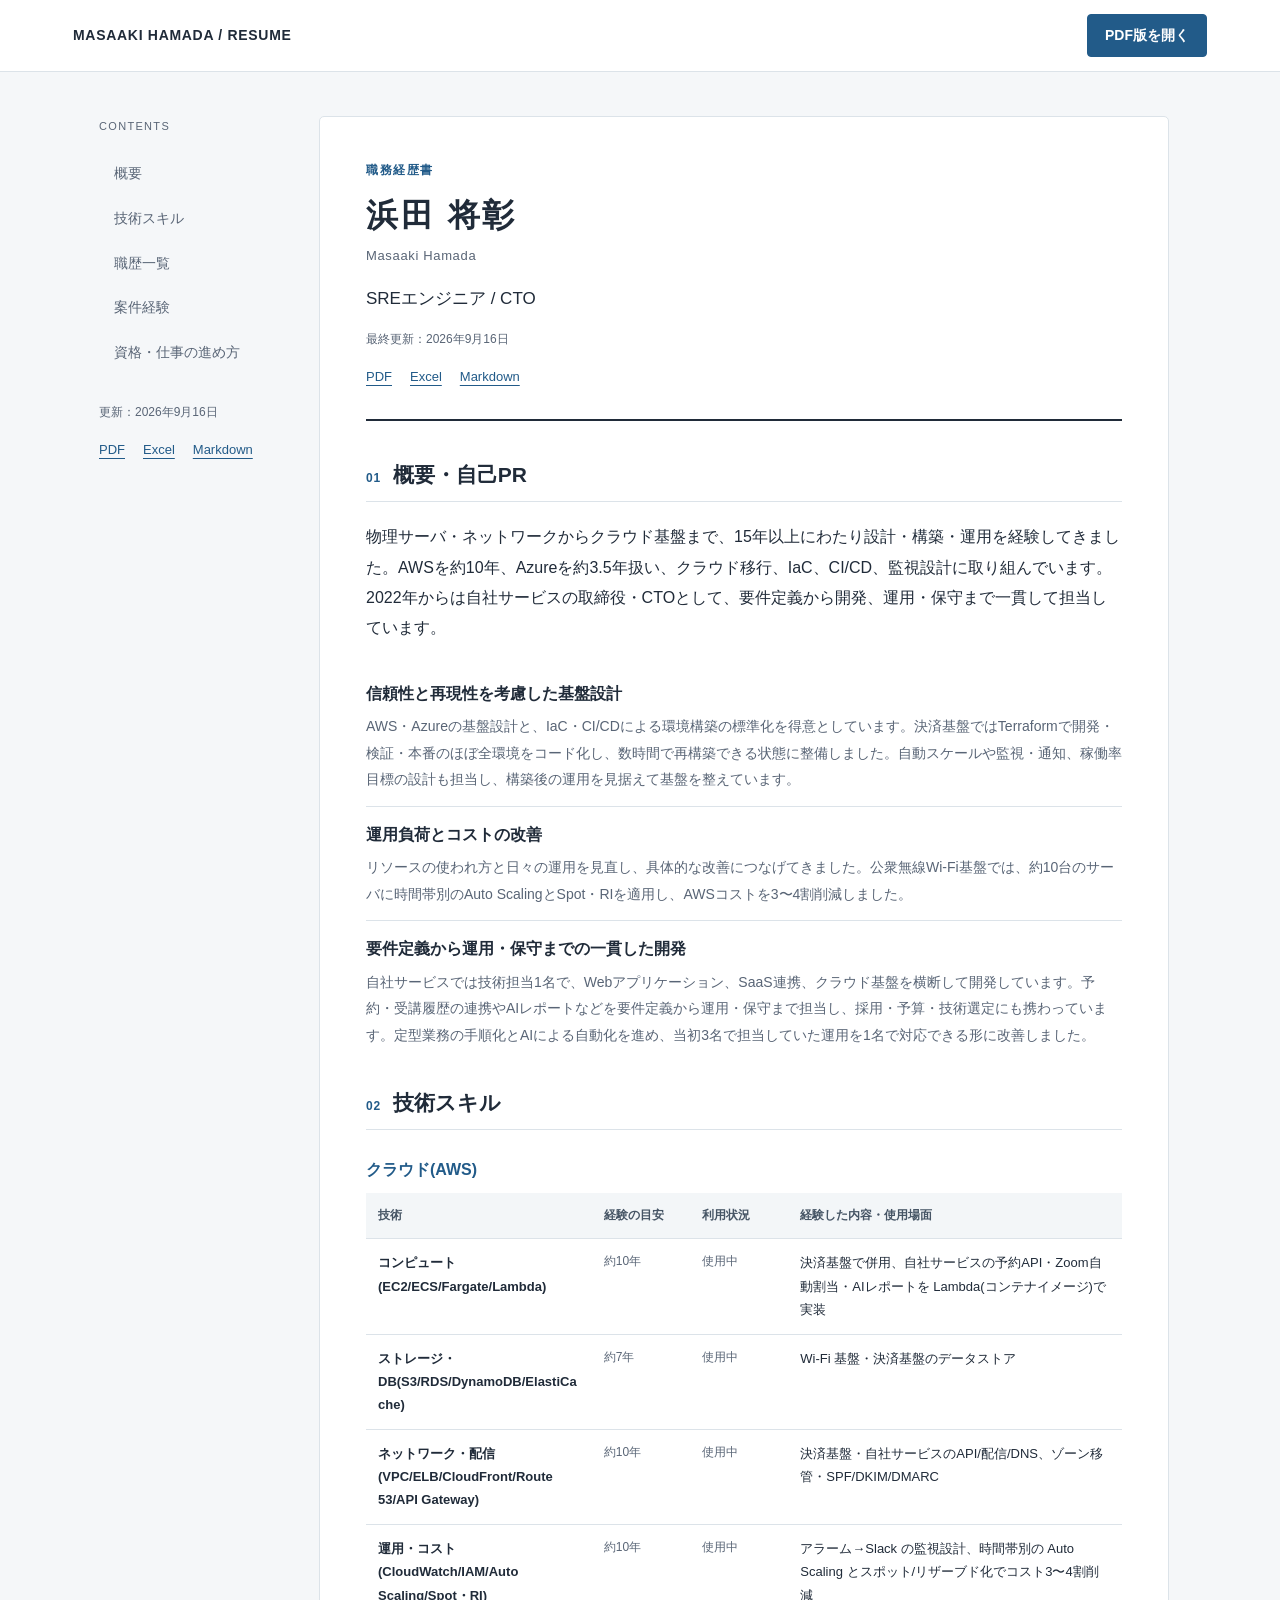
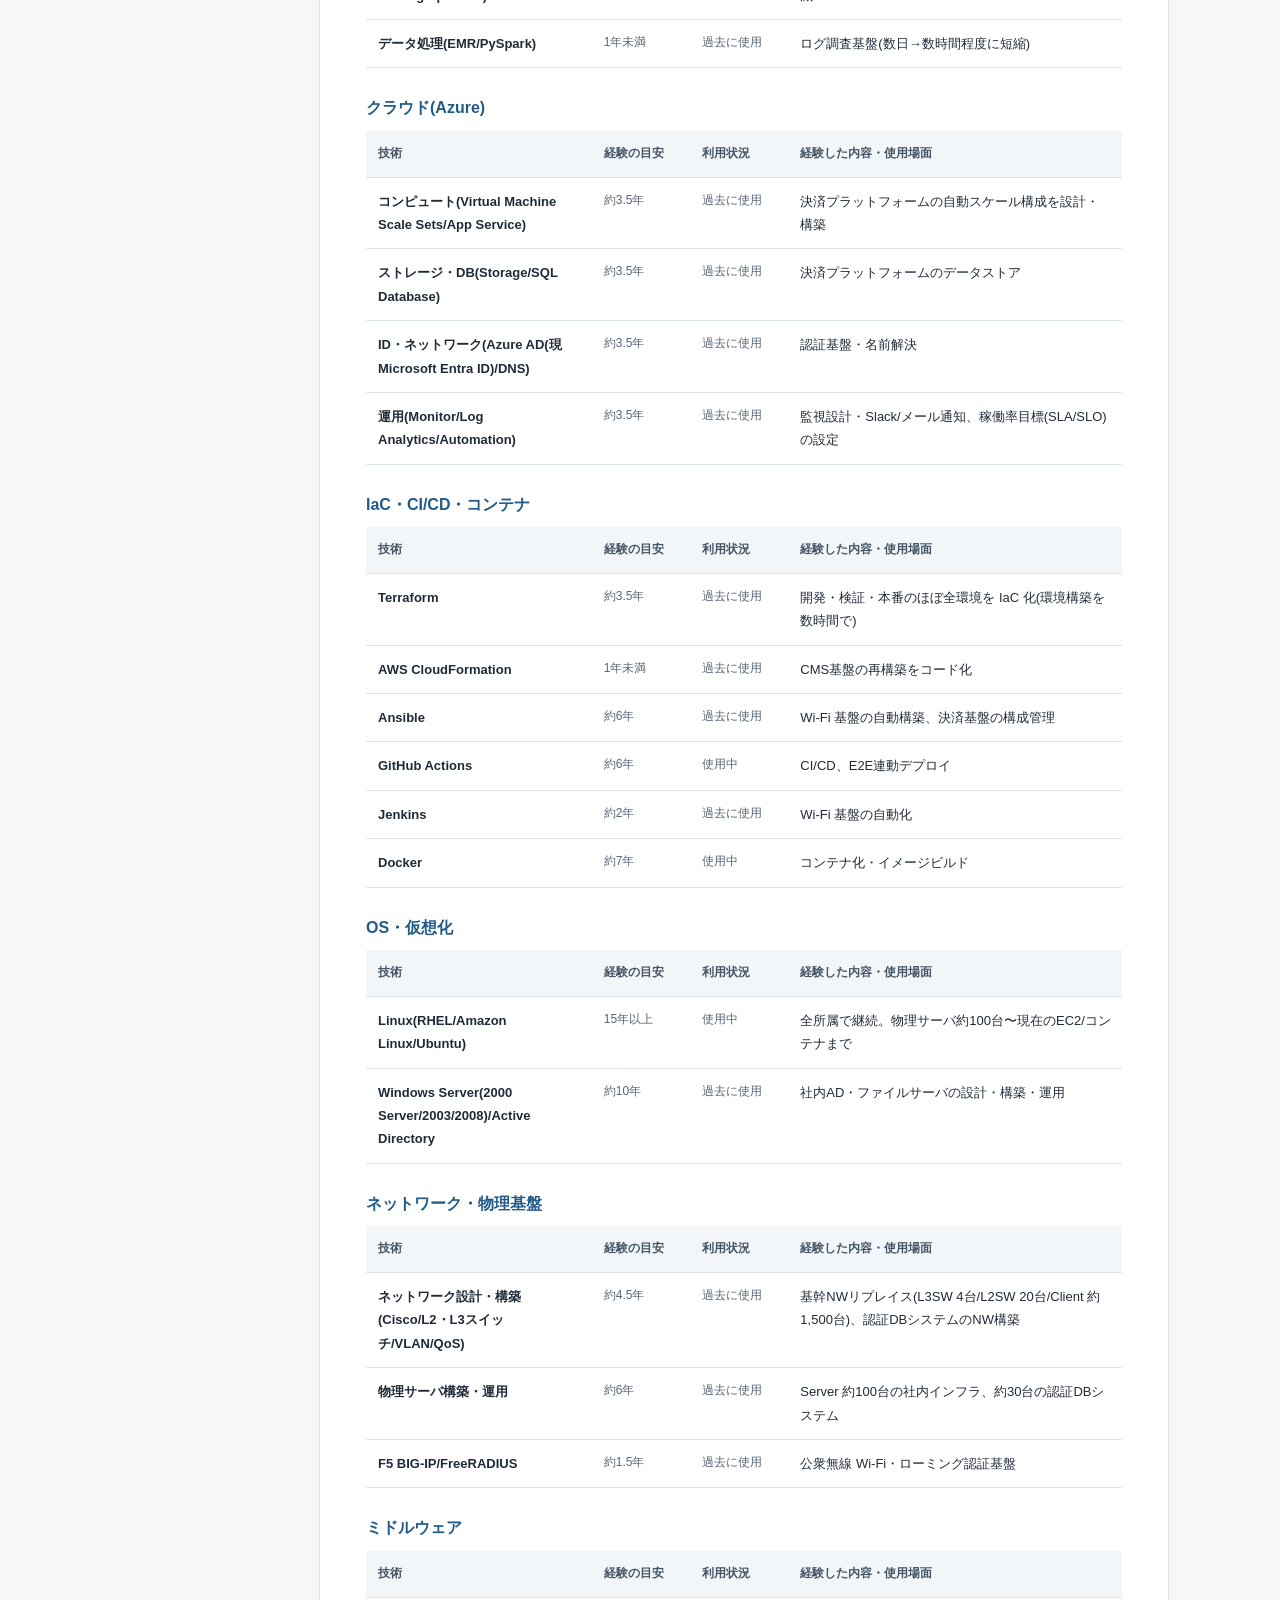
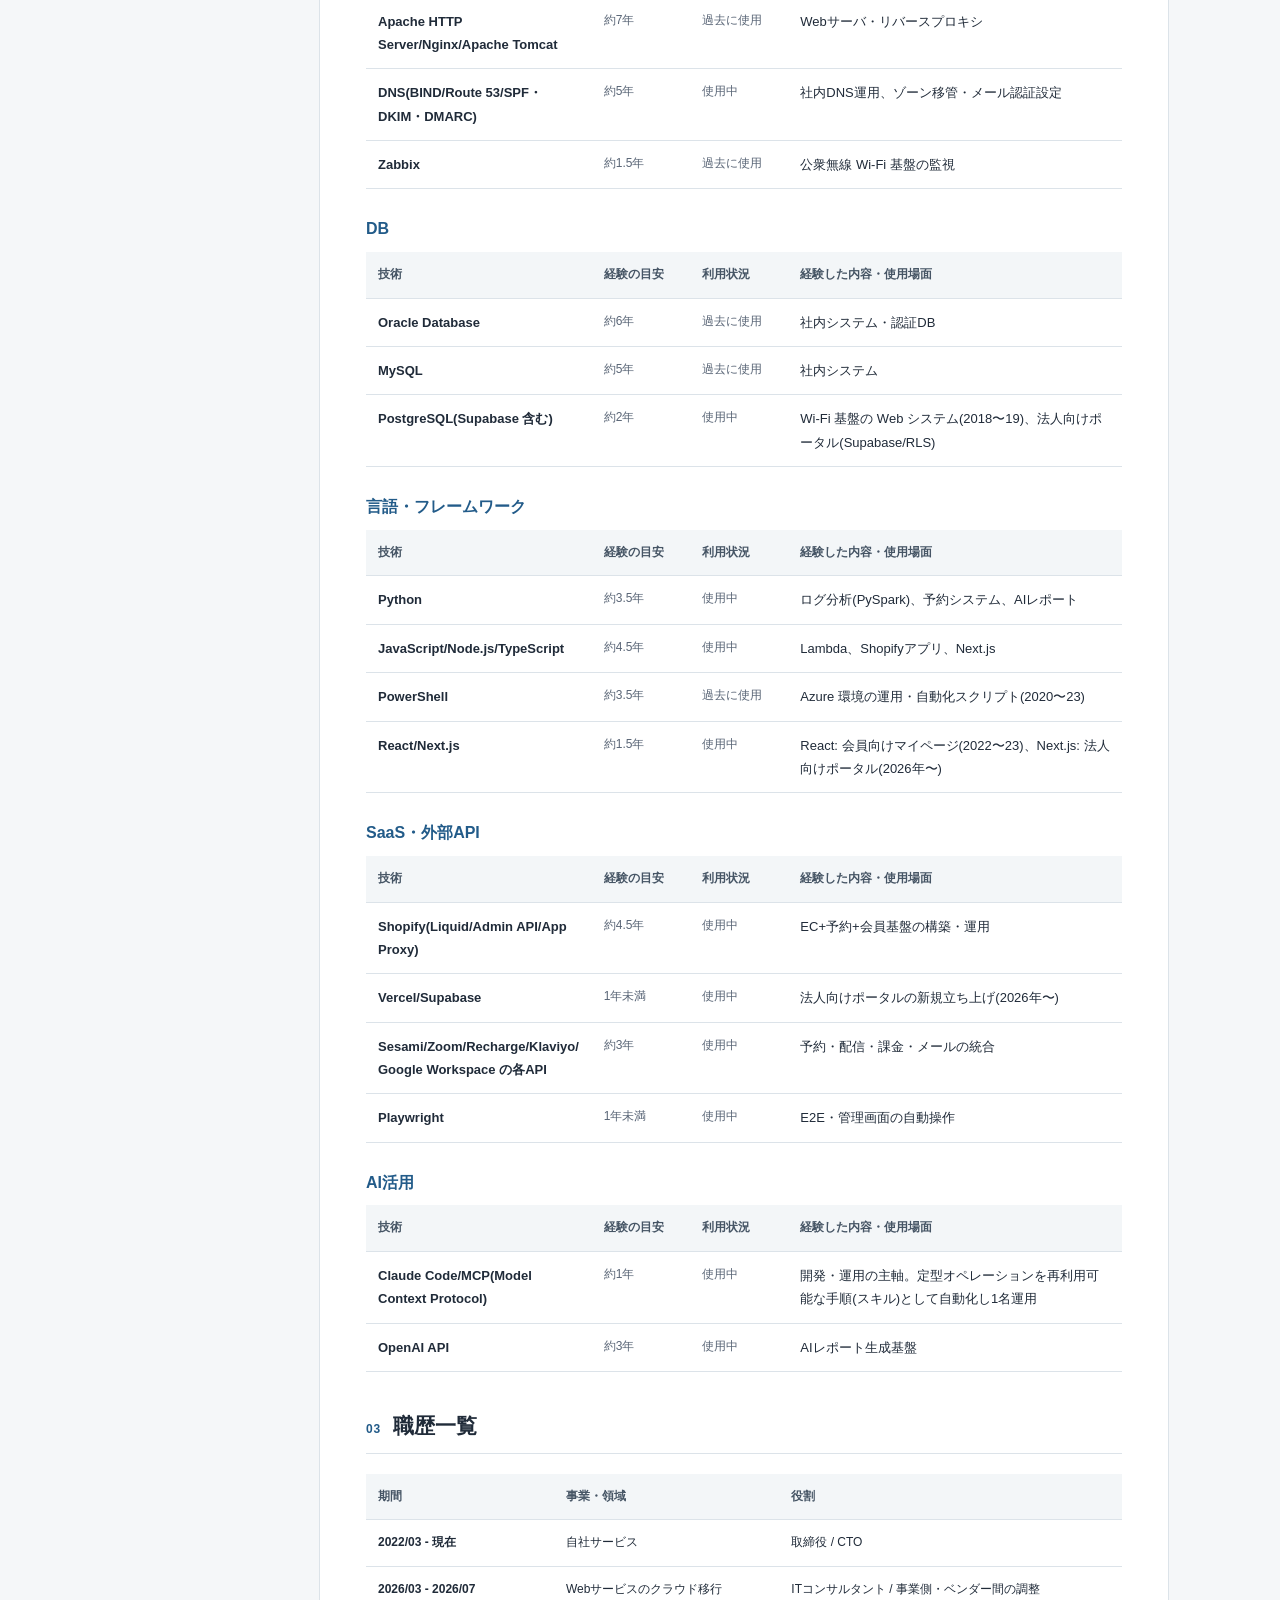
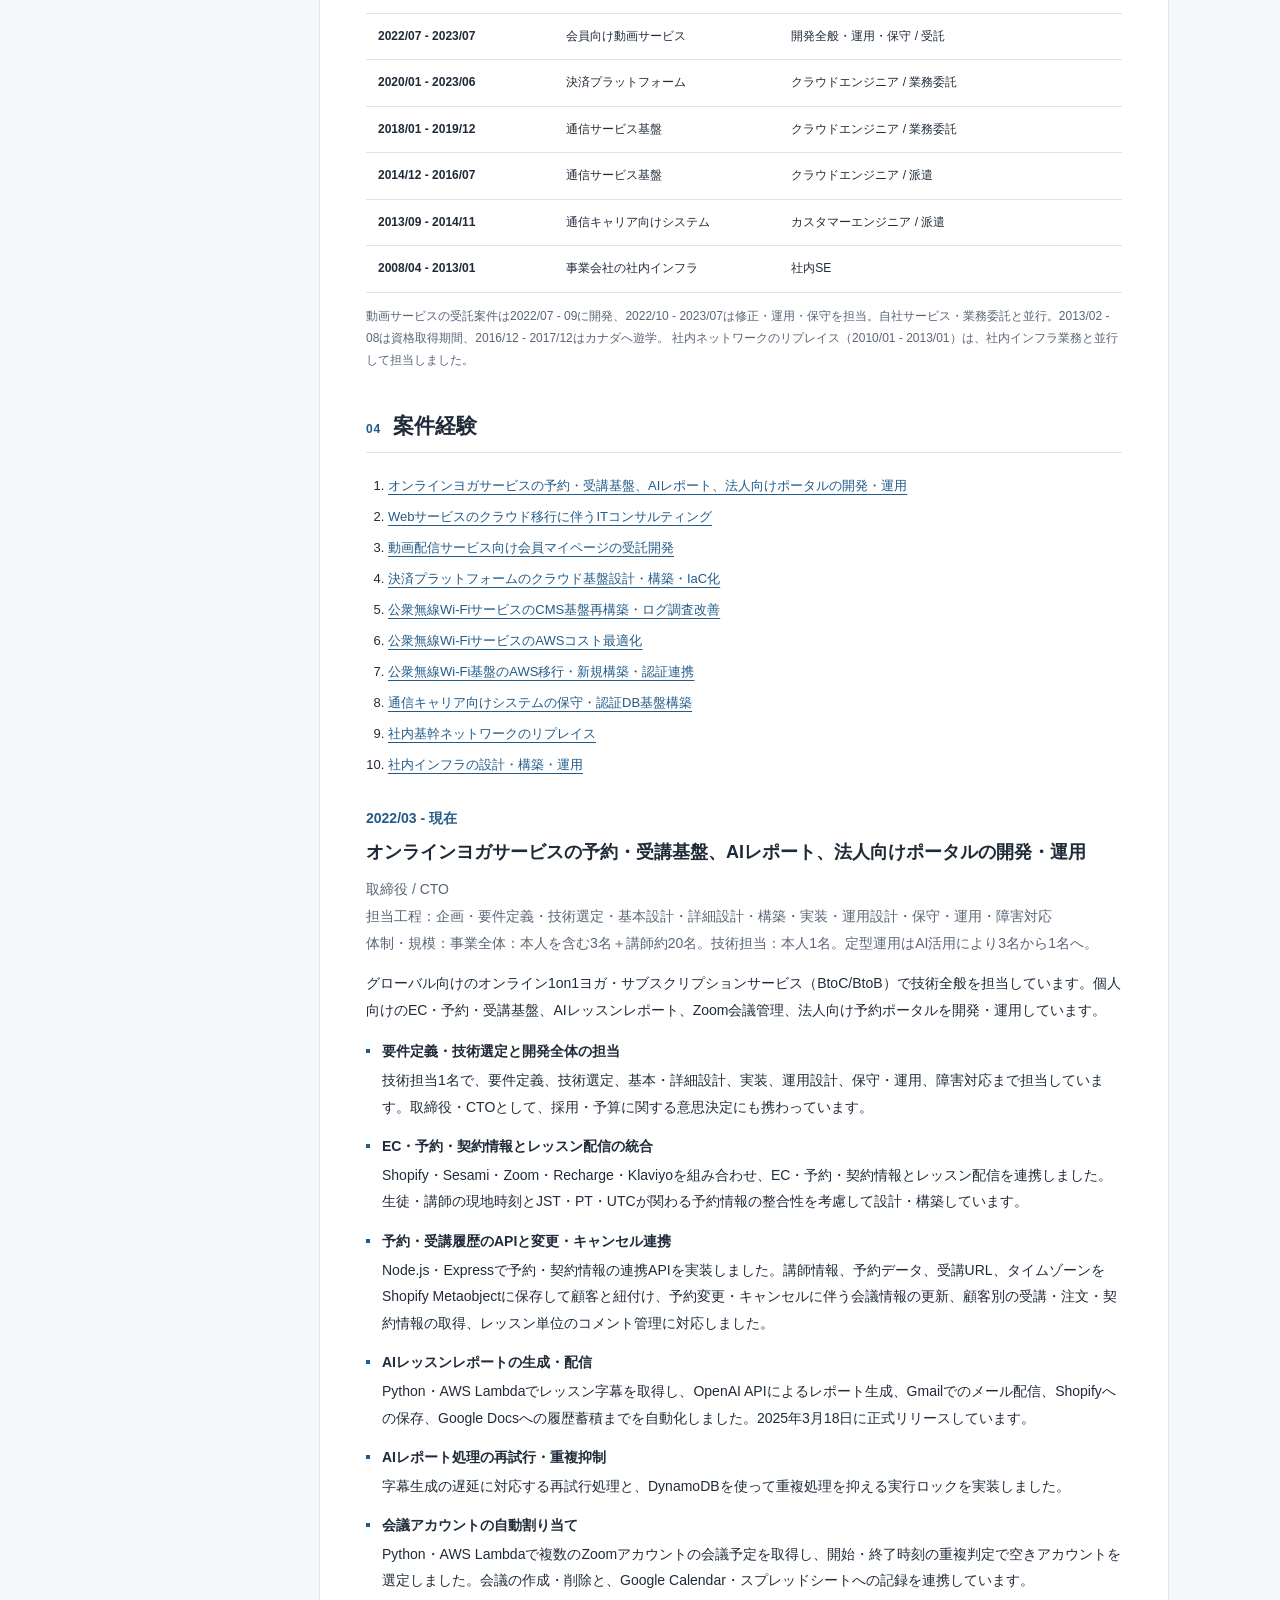
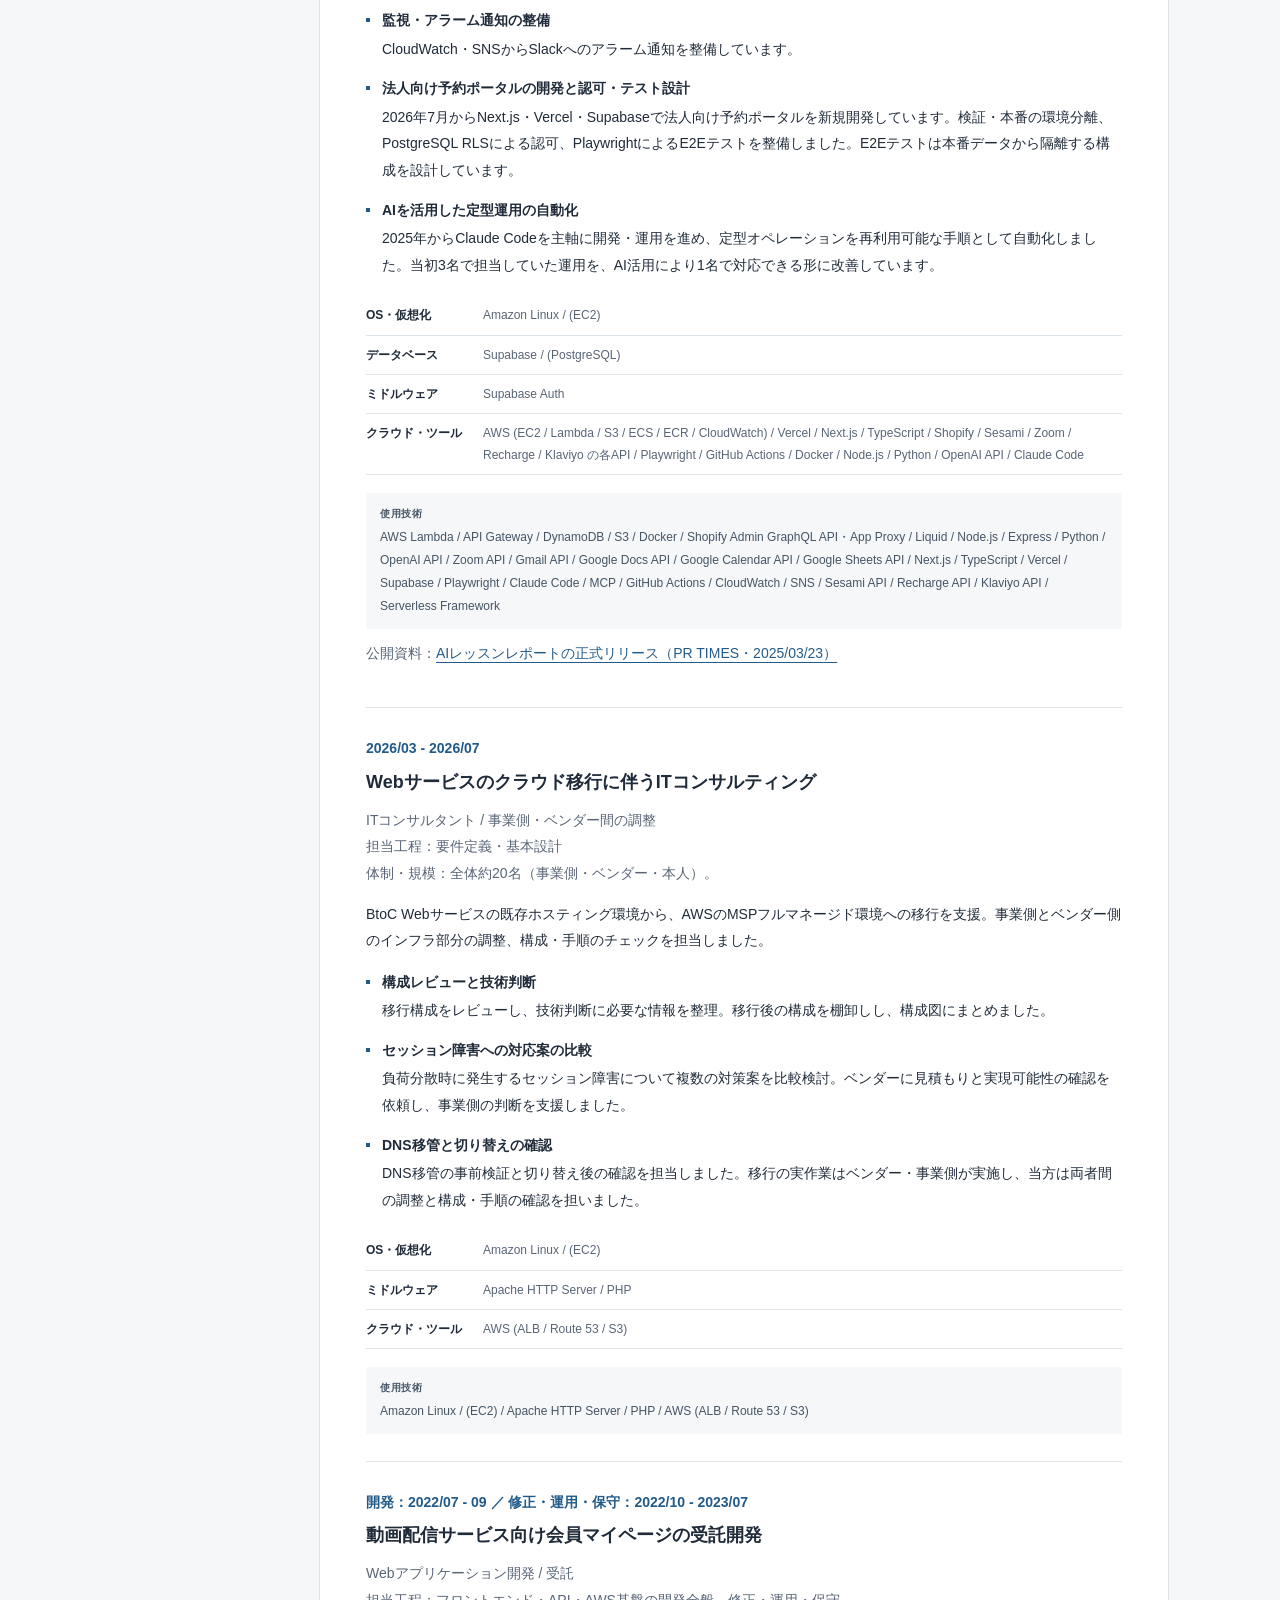
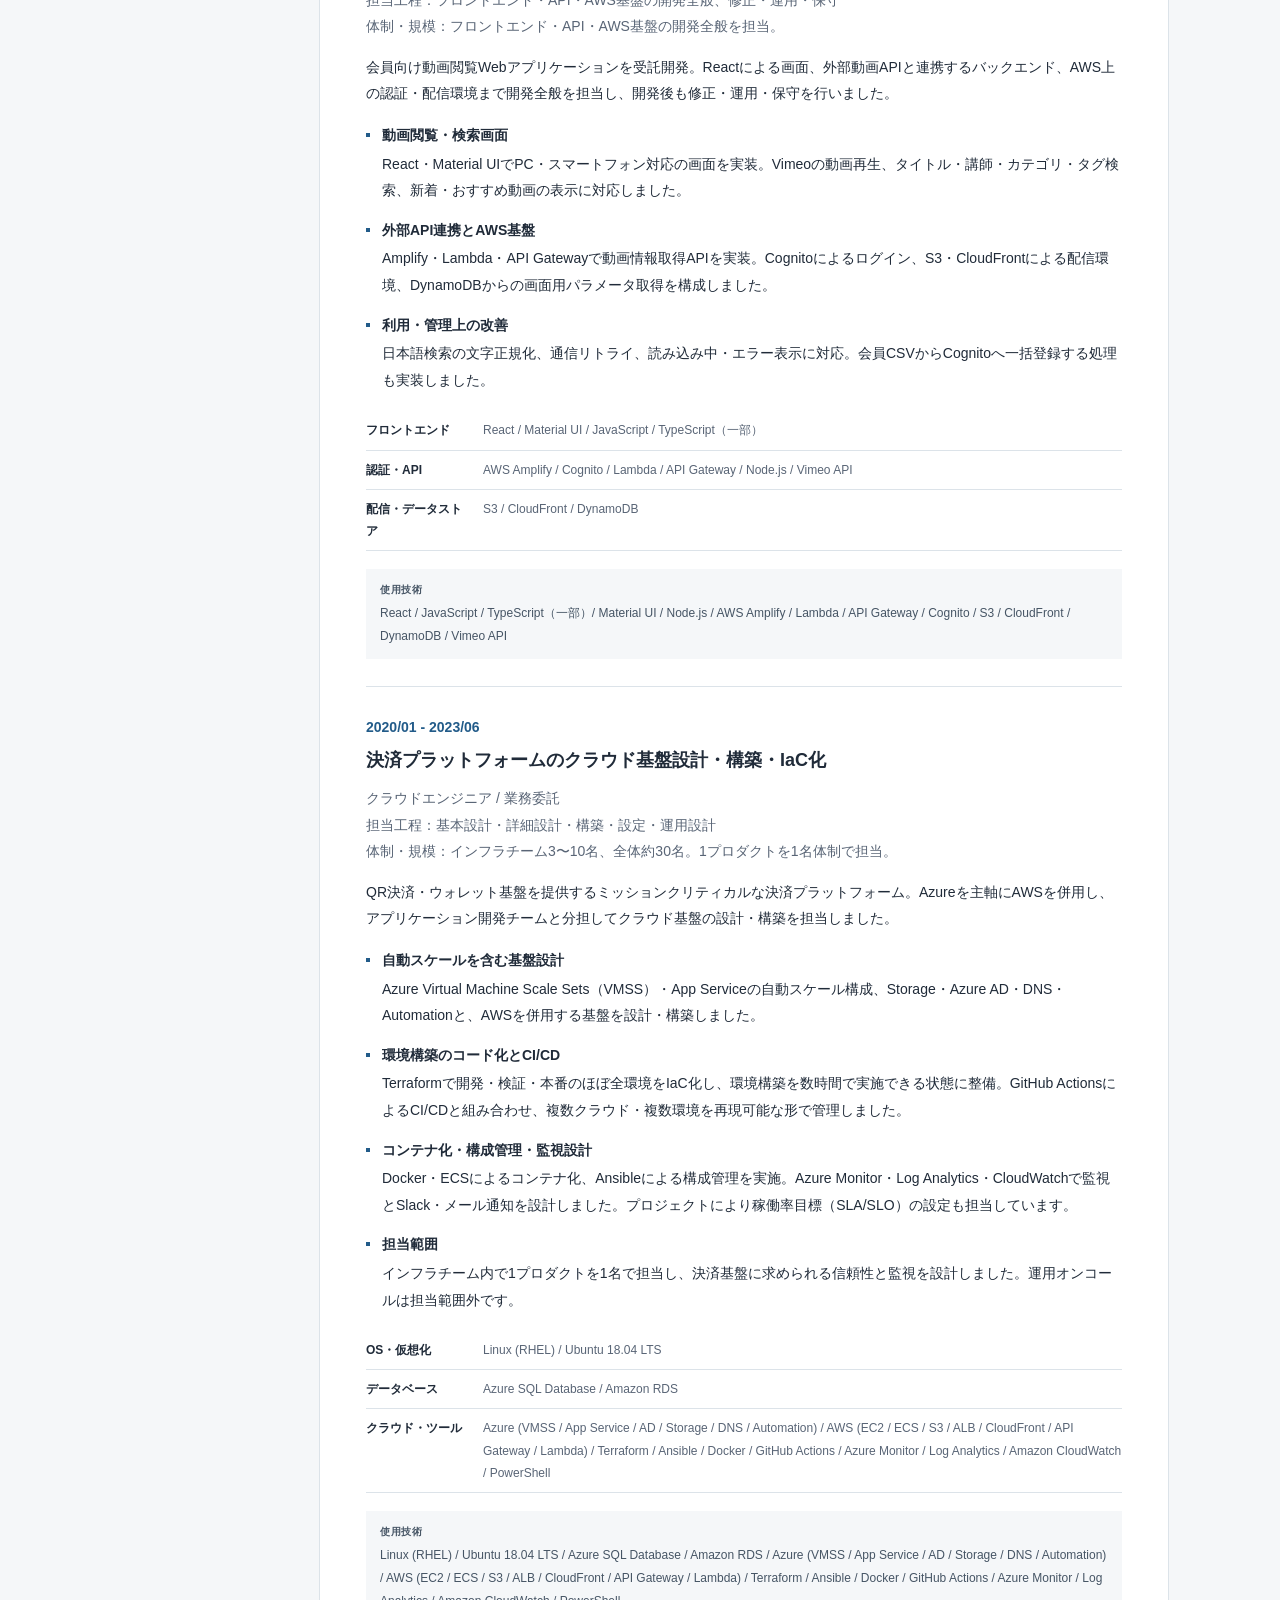
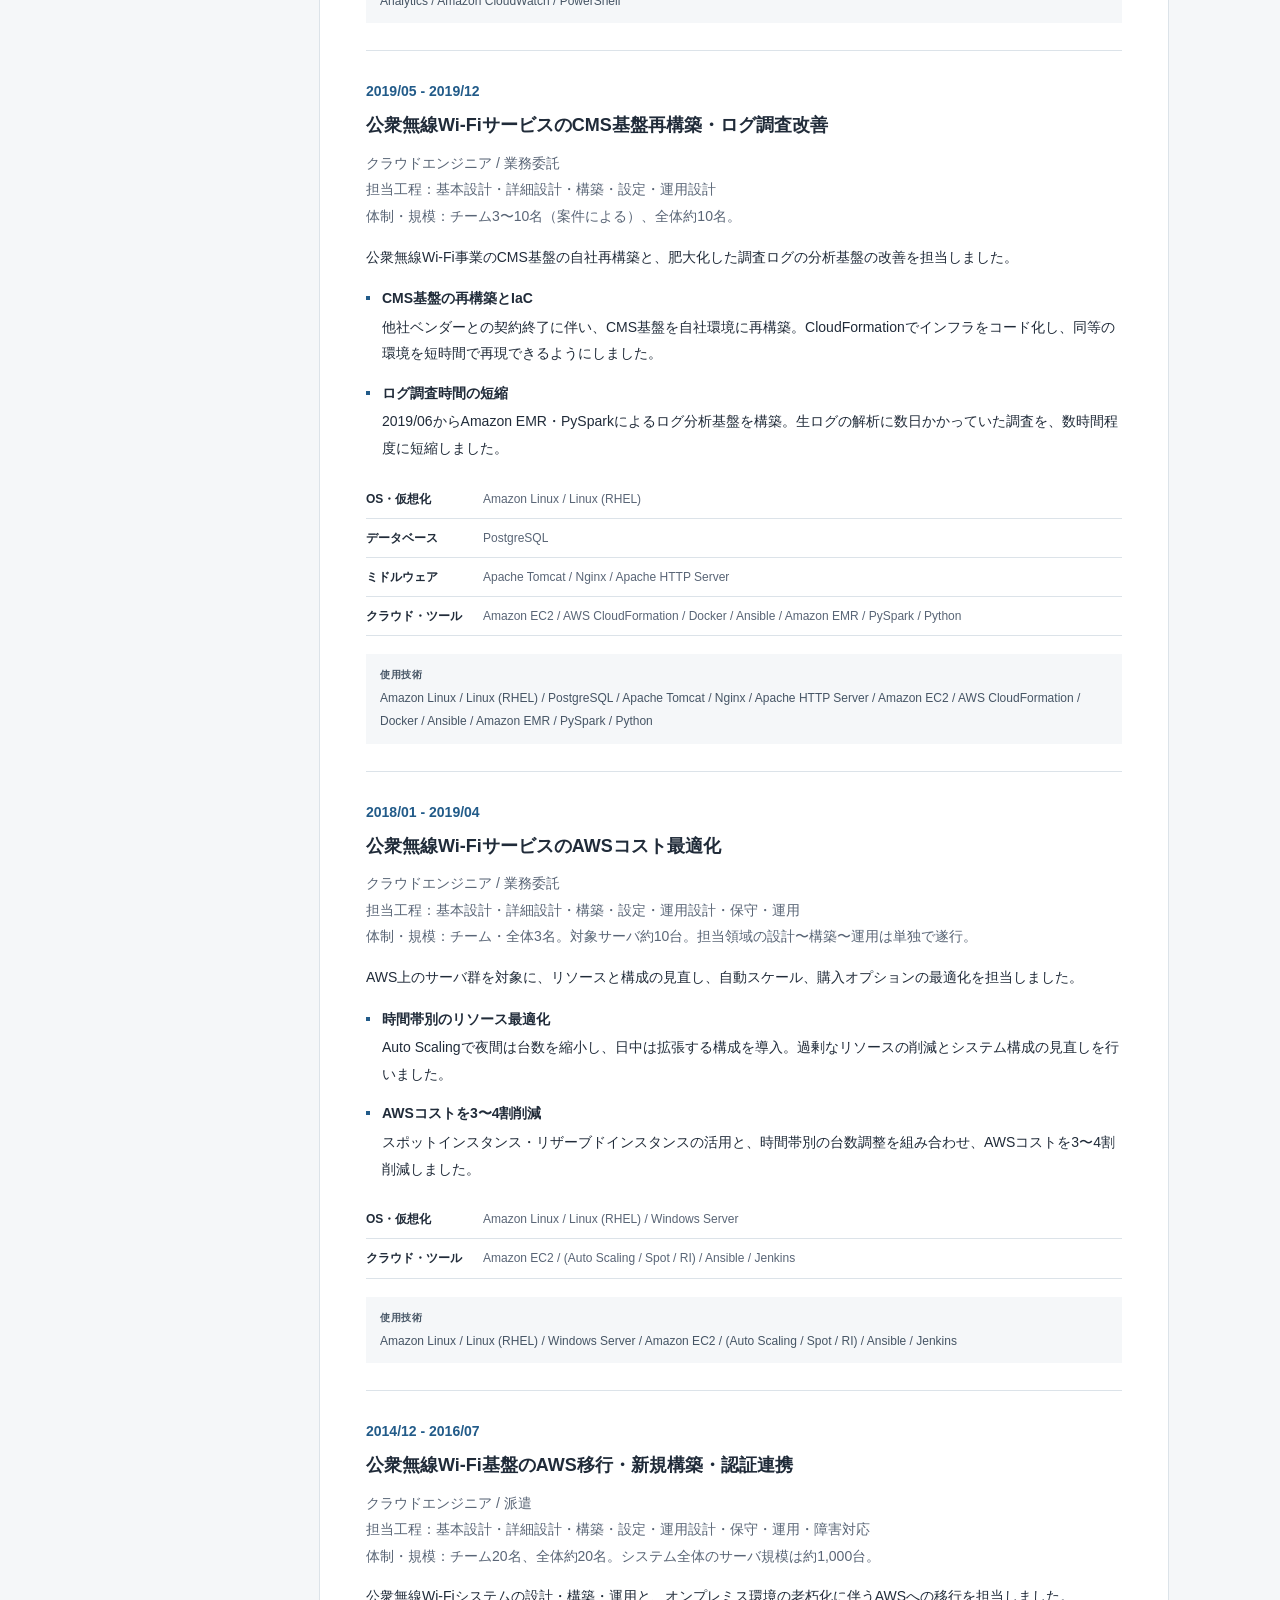
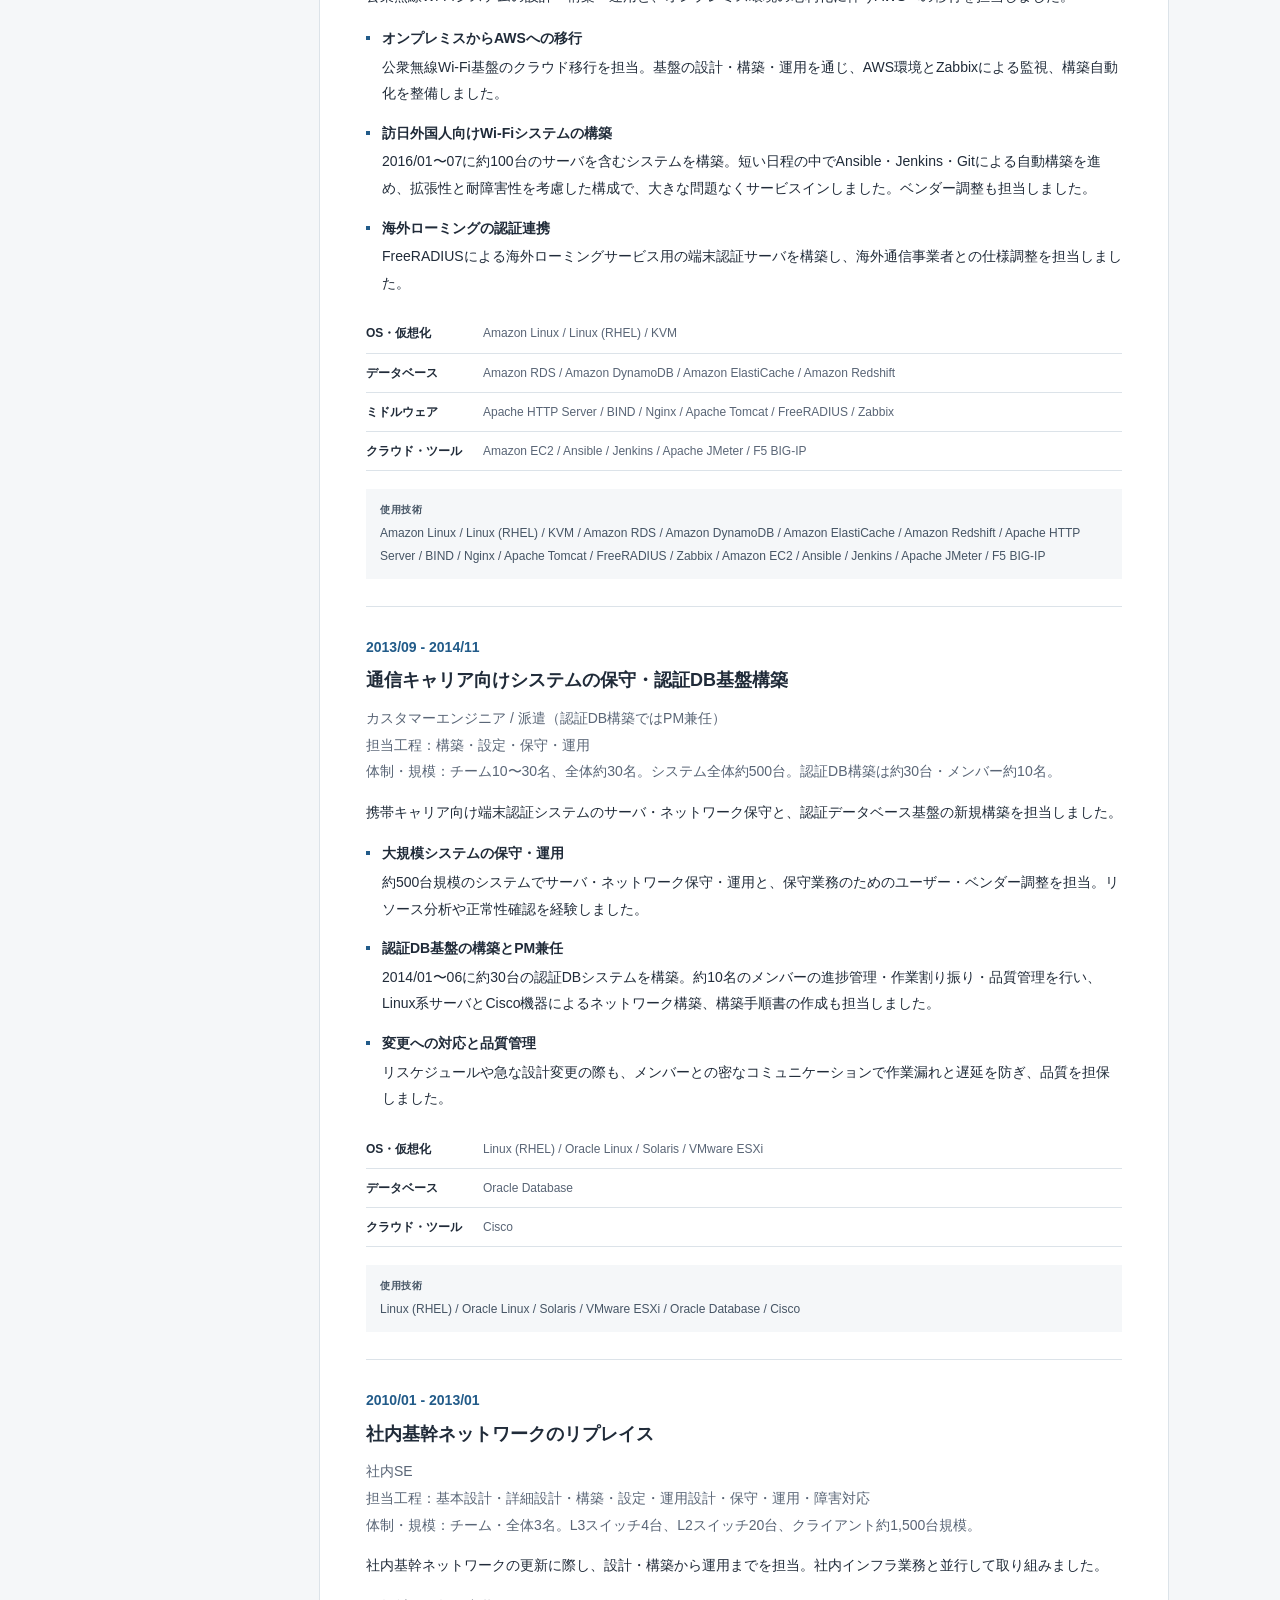
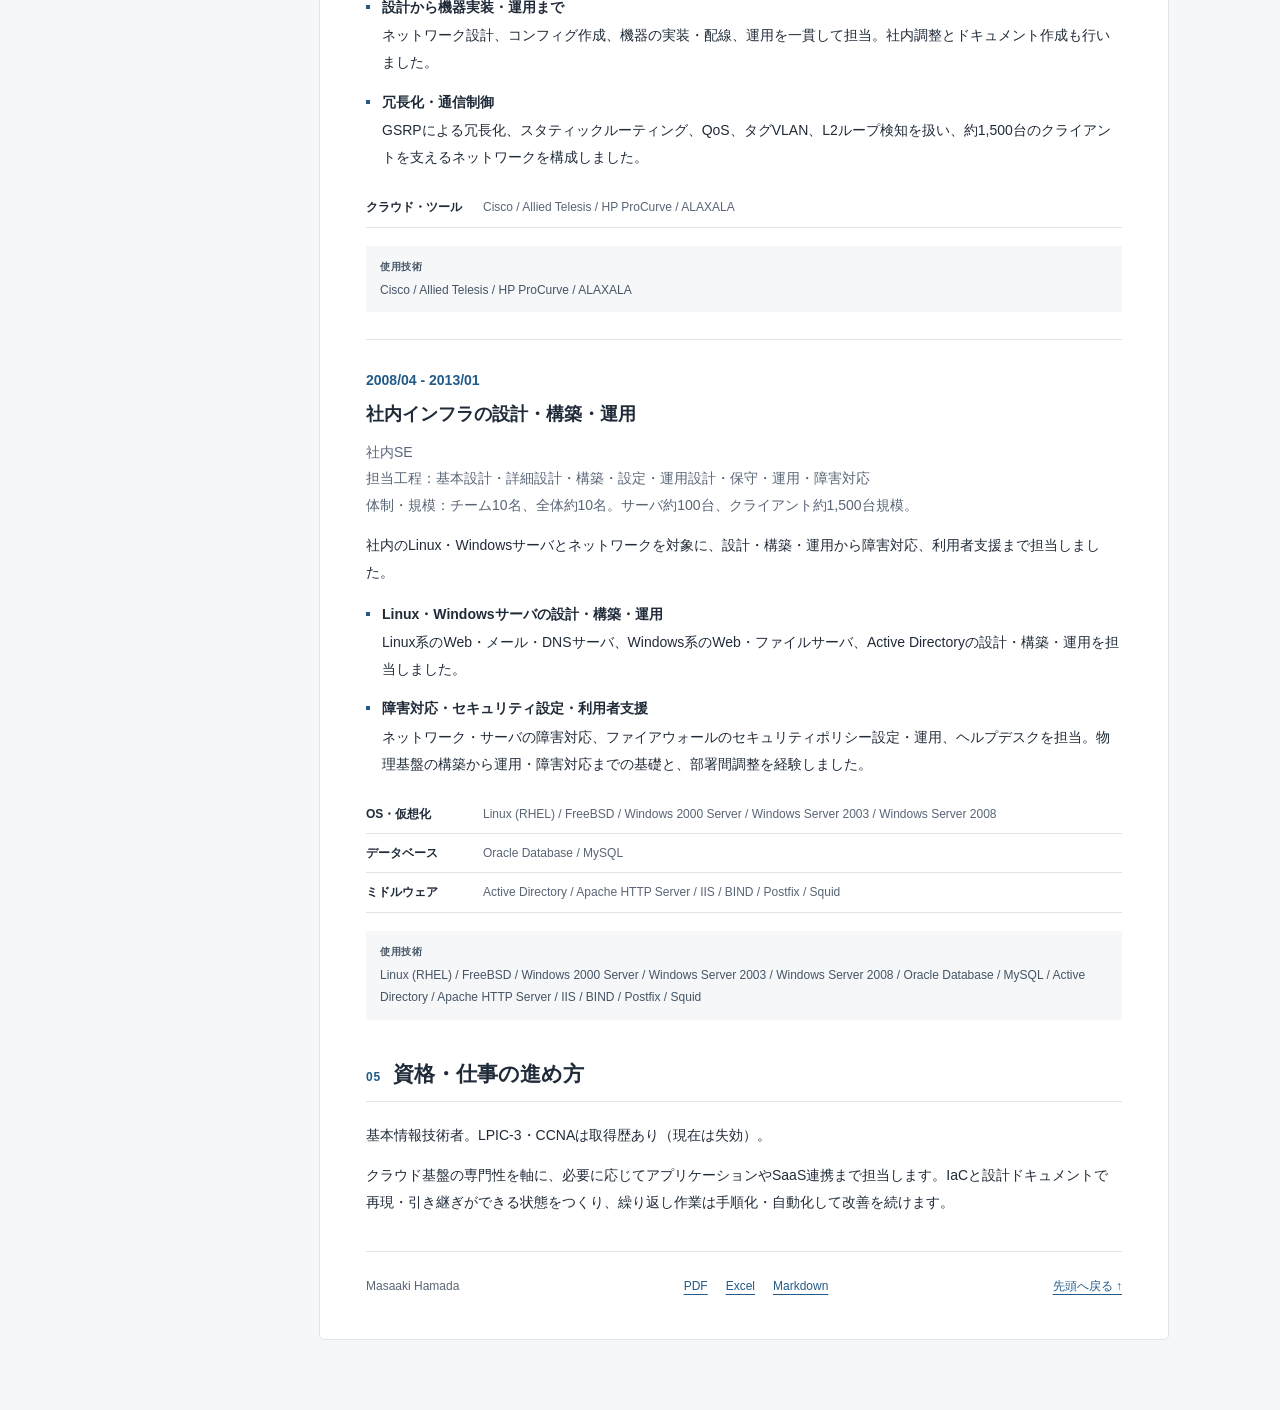
<file: docs/index.html>
<!doctype html>
<html lang="ja"><head><meta charset="utf-8"><meta name="viewport" content="width=device-width,initial-scale=1">
<title>浜田 将彰 | SREエンジニア / CTO</title>
<meta name="description" content="浜田将彰の職務経歴書。クラウド基盤・IaC・自社サービスの開発運用。案件の体制・担当工程・環境と技術スキルを掲載。Excel・PDF・Markdownでも閲覧できます。">
<meta name="theme-color" content="#225b89"><link rel="stylesheet" href="style.css?v=ef06c4a97889"></head>
<body><a class="skip" href="#main">本文へ移動</a>
<header class="topbar"><div class="topbar-inner"><a class="brand" href="#">MASAAKI HAMADA / RESUME</a>
<a class="download" href="resume.pdf?v=de85b5a75e7f">PDF版を開く</a></div></header>
<div class="layout"><aside class="sidebar"><p class="nav-label">CONTENTS</p><nav aria-label="目次"><a href="#summary">概要</a><a href="#skills">技術スキル</a><a href="#history">職歴一覧</a><a href="#experience">案件経験</a><a href="#about">資格・仕事の進め方</a></nav><p class="small">更新：2026年9月16日</p><div class="export-links"><a href="resume.pdf?v=de85b5a75e7f">PDF</a><a href="skillsheet.xlsx?v=de85b5a75e7f">Excel</a><a href="resume.md?v=de85b5a75e7f">Markdown</a></div></aside>
<main id="main"><header class="identity"><p class="eyebrow">職務経歴書</p><h1>浜田 将彰</h1><p class="name-en">Masaaki Hamada</p><p class="role">SREエンジニア / CTO</p><p class="updated">最終更新：2026年9月16日</p><div class="export-links" aria-label="ファイルで読む"><a href="resume.pdf?v=de85b5a75e7f">PDF</a><a href="skillsheet.xlsx?v=de85b5a75e7f">Excel</a><a href="resume.md?v=de85b5a75e7f">Markdown</a></div></header>
<nav class="mobile-nav" aria-label="モバイル目次"><a href="#summary">概要</a><a href="#skills">技術スキル</a><a href="#history">職歴一覧</a><a href="#experience">案件経験</a><a href="#about">資格・仕事の進め方</a></nav>
<section id="summary"><h2><span class="number">01</span>概要・自己PR</h2><p>物理サーバ・ネットワークからクラウド基盤まで、15年以上にわたり設計・構築・運用を経験してきました。AWSを約10年、Azureを約3.5年扱い、クラウド移行、IaC、CI/CD、監視設計に取り組んでいます。2022年からは自社サービスの取締役・CTOとして、要件定義から開発、運用・保守まで一貫して担当しています。</p><ul class="strengths"><li><h3>信頼性と再現性を考慮した基盤設計</h3><p>AWS・Azureの基盤設計と、IaC・CI/CDによる環境構築の標準化を得意としています。決済基盤ではTerraformで開発・検証・本番のほぼ全環境をコード化し、数時間で再構築できる状態に整備しました。自動スケールや監視・通知、稼働率目標の設計も担当し、構築後の運用を見据えて基盤を整えています。</p></li><li><h3>運用負荷とコストの改善</h3><p>リソースの使われ方と日々の運用を見直し、具体的な改善につなげてきました。公衆無線Wi-Fi基盤では、約10台のサーバに時間帯別のAuto ScalingとSpot・RIを適用し、AWSコストを3〜4割削減しました。</p></li><li><h3>要件定義から運用・保守までの一貫した開発</h3><p>自社サービスでは技術担当1名で、Webアプリケーション、SaaS連携、クラウド基盤を横断して開発しています。予約・受講履歴の連携やAIレポートなどを要件定義から運用・保守まで担当し、採用・予算・技術選定にも携わっています。定型業務の手順化とAIによる自動化を進め、当初3名で担当していた運用を1名で対応できる形に改善しました。</p></li></ul></section>
<section id="skills"><h2><span class="number">02</span>技術スキル</h2><p class="note"></p><div class="skill-group"><h3>クラウド(AWS)</h3><div class="table-wrap"><table class="skills-detail"><thead><tr><th scope="col">技術</th><th scope="col">経験の目安</th><th scope="col">利用状況</th><th scope="col">経験した内容・使用場面</th></tr></thead><tbody><tr><td>コンピュート(EC2/ECS/Fargate/Lambda)</td><td>約10年</td><td>使用中</td><td>決済基盤で併用、自社サービスの予約API・Zoom自動割当・AIレポートを Lambda(コンテナイメージ)で実装</td></tr><tr><td>ストレージ・DB(S3/RDS/DynamoDB/ElastiCache)</td><td>約7年</td><td>使用中</td><td>Wi-Fi 基盤・決済基盤のデータストア</td></tr><tr><td>ネットワーク・配信(VPC/ELB/CloudFront/Route 53/API Gateway)</td><td>約10年</td><td>使用中</td><td>決済基盤・自社サービスのAPI/配信/DNS、ゾーン移管・SPF/DKIM/DMARC</td></tr><tr><td>運用・コスト(CloudWatch/IAM/Auto Scaling/Spot・RI)</td><td>約10年</td><td>使用中</td><td>アラーム→Slack の監視設計、時間帯別の Auto Scaling とスポット/リザーブド化でコスト3〜4割削減</td></tr><tr><td>データ処理(EMR/PySpark)</td><td>1年未満</td><td>過去に使用</td><td>ログ調査基盤(数日→数時間程度に短縮)</td></tr></tbody></table></div></div><div class="skill-group"><h3>クラウド(Azure)</h3><div class="table-wrap"><table class="skills-detail"><thead><tr><th scope="col">技術</th><th scope="col">経験の目安</th><th scope="col">利用状況</th><th scope="col">経験した内容・使用場面</th></tr></thead><tbody><tr><td>コンピュート(Virtual Machine Scale Sets/App Service)</td><td>約3.5年</td><td>過去に使用</td><td>決済プラットフォームの自動スケール構成を設計・構築</td></tr><tr><td>ストレージ・DB(Storage/SQL Database)</td><td>約3.5年</td><td>過去に使用</td><td>決済プラットフォームのデータストア</td></tr><tr><td>ID・ネットワーク(Azure AD(現 Microsoft Entra ID)/DNS)</td><td>約3.5年</td><td>過去に使用</td><td>認証基盤・名前解決</td></tr><tr><td>運用(Monitor/Log Analytics/Automation)</td><td>約3.5年</td><td>過去に使用</td><td>監視設計・Slack/メール通知、稼働率目標(SLA/SLO)の設定</td></tr></tbody></table></div></div><div class="skill-group"><h3>IaC・CI/CD・コンテナ</h3><div class="table-wrap"><table class="skills-detail"><thead><tr><th scope="col">技術</th><th scope="col">経験の目安</th><th scope="col">利用状況</th><th scope="col">経験した内容・使用場面</th></tr></thead><tbody><tr><td>Terraform</td><td>約3.5年</td><td>過去に使用</td><td>開発・検証・本番のほぼ全環境を IaC 化(環境構築を数時間で)</td></tr><tr><td>AWS CloudFormation</td><td>1年未満</td><td>過去に使用</td><td>CMS基盤の再構築をコード化</td></tr><tr><td>Ansible</td><td>約6年</td><td>過去に使用</td><td>Wi-Fi 基盤の自動構築、決済基盤の構成管理</td></tr><tr><td>GitHub Actions</td><td>約6年</td><td>使用中</td><td>CI/CD、E2E連動デプロイ</td></tr><tr><td>Jenkins</td><td>約2年</td><td>過去に使用</td><td>Wi-Fi 基盤の自動化</td></tr><tr><td>Docker</td><td>約7年</td><td>使用中</td><td>コンテナ化・イメージビルド</td></tr></tbody></table></div></div><div class="skill-group"><h3>OS・仮想化</h3><div class="table-wrap"><table class="skills-detail"><thead><tr><th scope="col">技術</th><th scope="col">経験の目安</th><th scope="col">利用状況</th><th scope="col">経験した内容・使用場面</th></tr></thead><tbody><tr><td>Linux(RHEL/Amazon Linux/Ubuntu)</td><td>15年以上</td><td>使用中</td><td>全所属で継続。物理サーバ約100台〜現在のEC2/コンテナまで</td></tr><tr><td>Windows Server(2000 Server/2003/2008)/Active Directory</td><td>約10年</td><td>過去に使用</td><td>社内AD・ファイルサーバの設計・構築・運用</td></tr></tbody></table></div></div><div class="skill-group"><h3>ネットワーク・物理基盤</h3><div class="table-wrap"><table class="skills-detail"><thead><tr><th scope="col">技術</th><th scope="col">経験の目安</th><th scope="col">利用状況</th><th scope="col">経験した内容・使用場面</th></tr></thead><tbody><tr><td>ネットワーク設計・構築(Cisco/L2・L3スイッチ/VLAN/QoS)</td><td>約4.5年</td><td>過去に使用</td><td>基幹NWリプレイス(L3SW 4台/L2SW 20台/Client 約1,500台)、認証DBシステムのNW構築</td></tr><tr><td>物理サーバ構築・運用</td><td>約6年</td><td>過去に使用</td><td>Server 約100台の社内インフラ、約30台の認証DBシステム</td></tr><tr><td>F5 BIG-IP/FreeRADIUS</td><td>約1.5年</td><td>過去に使用</td><td>公衆無線 Wi-Fi・ローミング認証基盤</td></tr></tbody></table></div></div><div class="skill-group"><h3>ミドルウェア</h3><div class="table-wrap"><table class="skills-detail"><thead><tr><th scope="col">技術</th><th scope="col">経験の目安</th><th scope="col">利用状況</th><th scope="col">経験した内容・使用場面</th></tr></thead><tbody><tr><td>Apache HTTP Server/Nginx/Apache Tomcat</td><td>約7年</td><td>過去に使用</td><td>Webサーバ・リバースプロキシ</td></tr><tr><td>DNS(BIND/Route 53/SPF・DKIM・DMARC)</td><td>約5年</td><td>使用中</td><td>社内DNS運用、ゾーン移管・メール認証設定</td></tr><tr><td>Zabbix</td><td>約1.5年</td><td>過去に使用</td><td>公衆無線 Wi-Fi 基盤の監視</td></tr></tbody></table></div></div><div class="skill-group"><h3>DB</h3><div class="table-wrap"><table class="skills-detail"><thead><tr><th scope="col">技術</th><th scope="col">経験の目安</th><th scope="col">利用状況</th><th scope="col">経験した内容・使用場面</th></tr></thead><tbody><tr><td>Oracle Database</td><td>約6年</td><td>過去に使用</td><td>社内システム・認証DB</td></tr><tr><td>MySQL</td><td>約5年</td><td>過去に使用</td><td>社内システム</td></tr><tr><td>PostgreSQL(Supabase 含む)</td><td>約2年</td><td>使用中</td><td>Wi-Fi 基盤の Web システム(2018〜19)、法人向けポータル(Supabase/RLS)</td></tr></tbody></table></div></div><div class="skill-group"><h3>言語・フレームワーク</h3><div class="table-wrap"><table class="skills-detail"><thead><tr><th scope="col">技術</th><th scope="col">経験の目安</th><th scope="col">利用状況</th><th scope="col">経験した内容・使用場面</th></tr></thead><tbody><tr><td>Python</td><td>約3.5年</td><td>使用中</td><td>ログ分析(PySpark)、予約システム、AIレポート</td></tr><tr><td>JavaScript/Node.js/TypeScript</td><td>約4.5年</td><td>使用中</td><td>Lambda、Shopifyアプリ、Next.js</td></tr><tr><td>PowerShell</td><td>約3.5年</td><td>過去に使用</td><td>Azure 環境の運用・自動化スクリプト(2020〜23)</td></tr><tr><td>React/Next.js</td><td>約1.5年</td><td>使用中</td><td>React: 会員向けマイページ(2022〜23)、Next.js: 法人向けポータル(2026年〜)</td></tr></tbody></table></div></div><div class="skill-group"><h3>SaaS・外部API</h3><div class="table-wrap"><table class="skills-detail"><thead><tr><th scope="col">技術</th><th scope="col">経験の目安</th><th scope="col">利用状況</th><th scope="col">経験した内容・使用場面</th></tr></thead><tbody><tr><td>Shopify(Liquid/Admin API/App Proxy)</td><td>約4.5年</td><td>使用中</td><td>EC+予約+会員基盤の構築・運用</td></tr><tr><td>Vercel/Supabase</td><td>1年未満</td><td>使用中</td><td>法人向けポータルの新規立ち上げ(2026年〜)</td></tr><tr><td>Sesami/Zoom/Recharge/Klaviyo/Google Workspace の各API</td><td>約3年</td><td>使用中</td><td>予約・配信・課金・メールの統合</td></tr><tr><td>Playwright</td><td>1年未満</td><td>使用中</td><td>E2E・管理画面の自動操作</td></tr></tbody></table></div></div><div class="skill-group"><h3>AI活用</h3><div class="table-wrap"><table class="skills-detail"><thead><tr><th scope="col">技術</th><th scope="col">経験の目安</th><th scope="col">利用状況</th><th scope="col">経験した内容・使用場面</th></tr></thead><tbody><tr><td>Claude Code/MCP(Model Context Protocol)</td><td>約1年</td><td>使用中</td><td>開発・運用の主軸。定型オペレーションを再利用可能な手順(スキル)として自動化し1名運用</td></tr><tr><td>OpenAI API</td><td>約3年</td><td>使用中</td><td>AIレポート生成基盤</td></tr></tbody></table></div></div></section>
<section id="history"><h2><span class="number">03</span>職歴一覧</h2><div class="table-wrap"><table class="history"><thead><tr><th scope="col">期間</th><th scope="col">事業・領域</th><th scope="col">役割</th></tr></thead><tbody><tr><td>2022/03 - 現在</td><td>自社サービス</td><td>取締役 / CTO</td></tr><tr><td>2026/03 - 2026/07</td><td>Webサービスのクラウド移行</td><td>ITコンサルタント / 事業側・ベンダー間の調整</td></tr><tr><td>2022/07 - 2023/07</td><td>会員向け動画サービス</td><td>開発全般・運用・保守 / 受託</td></tr><tr><td>2020/01 - 2023/06</td><td>決済プラットフォーム</td><td>クラウドエンジニア / 業務委託</td></tr><tr><td>2018/01 - 2019/12</td><td>通信サービス基盤</td><td>クラウドエンジニア / 業務委託</td></tr><tr><td>2014/12 - 2016/07</td><td>通信サービス基盤</td><td>クラウドエンジニア / 派遣</td></tr><tr><td>2013/09 - 2014/11</td><td>通信キャリア向けシステム</td><td>カスタマーエンジニア / 派遣</td></tr><tr><td>2008/04 - 2013/01</td><td>事業会社の社内インフラ</td><td>社内SE</td></tr></tbody></table></div><p class="note">動画サービスの受託案件は2022/07 - 09に開発、2022/10 - 2023/07は修正・運用・保守を担当。自社サービス・業務委託と並行。2013/02 - 08は資格取得期間、2016/12 - 2017/12はカナダへ遊学。 社内ネットワークのリプレイス（2010/01 - 2013/01）は、社内インフラ業務と並行して担当しました。</p></section>
<section id="experience"><h2><span class="number">04</span>案件経験</h2><ol class="project-index"><li><a href="#own-service">オンラインヨガサービスの予約・受講基盤、AIレポート、法人向けポータルの開発・運用</a></li><li><a href="#cloud-consulting">Webサービスのクラウド移行に伴うITコンサルティング</a></li><li><a href="#member-video">動画配信サービス向け会員マイページの受託開発</a></li><li><a href="#payments">決済プラットフォームのクラウド基盤設計・構築・IaC化</a></li><li><a href="#telecom-cms">公衆無線Wi-FiサービスのCMS基盤再構築・ログ調査改善</a></li><li><a href="#telecom-cost">公衆無線Wi-FiサービスのAWSコスト最適化</a></li><li><a href="#telecom">公衆無線Wi-Fi基盤のAWS移行・新規構築・認証連携</a></li><li><a href="#carrier">通信キャリア向けシステムの保守・認証DB基盤構築</a></li><li><a href="#internal-network">社内基幹ネットワークのリプレイス</a></li><li><a href="#internal">社内インフラの設計・構築・運用</a></li></ol><article class="project" id="own-service">
      <p class="period">2022/03 - 現在</p><h3>オンラインヨガサービスの予約・受講基盤、AIレポート、法人向けポータルの開発・運用</h3>
      <p class="project-meta">取締役 / CTO<br>担当工程：企画・要件定義・技術選定・基本設計・詳細設計・構築・実装・運用設計・保守・運用・障害対応<br>体制・規模：事業全体：本人を含む3名＋講師約20名。技術担当：本人1名。定型運用はAI活用により3名から1名へ。</p>
      <p>グローバル向けのオンライン1on1ヨガ・サブスクリプションサービス（BtoC/BtoB）で技術全般を担当しています。個人向けのEC・予約・受講基盤、AIレッスンレポート、Zoom会議管理、法人向け予約ポータルを開発・運用しています。</p><ul><li><strong>要件定義・技術選定と開発全体の担当</strong>技術担当1名で、要件定義、技術選定、基本・詳細設計、実装、運用設計、保守・運用、障害対応まで担当しています。取締役・CTOとして、採用・予算に関する意思決定にも携わっています。</li><li><strong>EC・予約・契約情報とレッスン配信の統合</strong>Shopify・Sesami・Zoom・Recharge・Klaviyoを組み合わせ、EC・予約・契約情報とレッスン配信を連携しました。生徒・講師の現地時刻とJST・PT・UTCが関わる予約情報の整合性を考慮して設計・構築しています。</li><li><strong>予約・受講履歴のAPIと変更・キャンセル連携</strong>Node.js・Expressで予約・契約情報の連携APIを実装しました。講師情報、予約データ、受講URL、タイムゾーンをShopify Metaobjectに保存して顧客と紐付け、予約変更・キャンセルに伴う会議情報の更新、顧客別の受講・注文・契約情報の取得、レッスン単位のコメント管理に対応しました。</li><li><strong>AIレッスンレポートの生成・配信</strong>Python・AWS Lambdaでレッスン字幕を取得し、OpenAI APIによるレポート生成、Gmailでのメール配信、Shopifyへの保存、Google Docsへの履歴蓄積までを自動化しました。2025年3月18日に正式リリースしています。</li><li><strong>AIレポート処理の再試行・重複抑制</strong>字幕生成の遅延に対応する再試行処理と、DynamoDBを使って重複処理を抑える実行ロックを実装しました。</li><li><strong>会議アカウントの自動割り当て</strong>Python・AWS Lambdaで複数のZoomアカウントの会議予定を取得し、開始・終了時刻の重複判定で空きアカウントを選定しました。会議の作成・削除と、Google Calendar・スプレッドシートへの記録を連携しています。</li><li><strong>監視・アラーム通知の整備</strong>CloudWatch・SNSからSlackへのアラーム通知を整備しています。</li><li><strong>法人向け予約ポータルの開発と認可・テスト設計</strong>2026年7月からNext.js・Vercel・Supabaseで法人向け予約ポータルを新規開発しています。検証・本番の環境分離、PostgreSQL RLSによる認可、PlaywrightによるE2Eテストを整備しました。E2Eテストは本番データから隔離する構成を設計しています。</li><li><strong>AIを活用した定型運用の自動化</strong>2025年からClaude Codeを主軸に開発・運用を進め、定型オペレーションを再利用可能な手順として自動化しました。当初3名で担当していた運用を、AI活用により1名で対応できる形に改善しています。</li></ul>
      <dl class="environment"><div><dt>OS・仮想化</dt><dd>Amazon Linux / (EC2)</dd></div><div><dt>データベース</dt><dd>Supabase / (PostgreSQL)</dd></div><div><dt>ミドルウェア</dt><dd>Supabase Auth</dd></div><div><dt>クラウド・ツール</dt><dd>AWS (EC2 / Lambda / S3 / ECS / ECR / CloudWatch) / Vercel / Next.js / TypeScript / Shopify / Sesami / Zoom / Recharge / Klaviyo の各API / Playwright / GitHub Actions / Docker / Node.js / Python / OpenAI API / Claude Code</dd></div></dl><p class="tech"><span>使用技術</span>AWS Lambda / API Gateway / DynamoDB / S3 / Docker / Shopify Admin GraphQL API・App Proxy / Liquid / Node.js / Express / Python / OpenAI API / Zoom API / Gmail API / Google Docs API / Google Calendar API / Google Sheets API / Next.js / TypeScript / Vercel / Supabase / Playwright / Claude Code / MCP / GitHub Actions / CloudWatch / SNS / Sesami API / Recharge API / Klaviyo API / Serverless Framework</p><p class="note">公開資料：<a href="https://prtimes.jp/main/html/rd/p/000000002.000119830.html">AIレッスンレポートの正式リリース（PR TIMES・2025/03/23）</a></p></article><article class="project" id="cloud-consulting">
      <p class="period">2026/03 - 2026/07</p><h3>Webサービスのクラウド移行に伴うITコンサルティング</h3>
      <p class="project-meta">ITコンサルタント / 事業側・ベンダー間の調整<br>担当工程：要件定義・基本設計<br>体制・規模：全体約20名（事業側・ベンダー・本人）。</p>
      <p>BtoC Webサービスの既存ホスティング環境から、AWSのMSPフルマネージド環境への移行を支援。事業側とベンダー側のインフラ部分の調整、構成・手順のチェックを担当しました。</p><ul><li><strong>構成レビューと技術判断</strong>移行構成をレビューし、技術判断に必要な情報を整理。移行後の構成を棚卸しし、構成図にまとめました。</li><li><strong>セッション障害への対応案の比較</strong>負荷分散時に発生するセッション障害について複数の対策案を比較検討。ベンダーに見積もりと実現可能性の確認を依頼し、事業側の判断を支援しました。</li><li><strong>DNS移管と切り替えの確認</strong>DNS移管の事前検証と切り替え後の確認を担当しました。移行の実作業はベンダー・事業側が実施し、当方は両者間の調整と構成・手順の確認を担いました。</li></ul>
      <dl class="environment"><div><dt>OS・仮想化</dt><dd>Amazon Linux / (EC2)</dd></div><div><dt>ミドルウェア</dt><dd>Apache HTTP Server / PHP</dd></div><div><dt>クラウド・ツール</dt><dd>AWS (ALB / Route 53 / S3)</dd></div></dl><p class="tech"><span>使用技術</span>Amazon Linux / (EC2) / Apache HTTP Server / PHP / AWS (ALB / Route 53 / S3)</p></article><article class="project" id="member-video">
      <p class="period">開発：2022/07 - 09 ／ 修正・運用・保守：2022/10 - 2023/07</p><h3>動画配信サービス向け会員マイページの受託開発</h3>
      <p class="project-meta">Webアプリケーション開発 / 受託<br>担当工程：フロントエンド・API・AWS基盤の開発全般、修正・運用・保守<br>体制・規模：フロントエンド・API・AWS基盤の開発全般を担当。</p>
      <p>会員向け動画閲覧Webアプリケーションを受託開発。Reactによる画面、外部動画APIと連携するバックエンド、AWS上の認証・配信環境まで開発全般を担当し、開発後も修正・運用・保守を行いました。</p><ul><li><strong>動画閲覧・検索画面</strong>React・Material UIでPC・スマートフォン対応の画面を実装。Vimeoの動画再生、タイトル・講師・カテゴリ・タグ検索、新着・おすすめ動画の表示に対応しました。</li><li><strong>外部API連携とAWS基盤</strong>Amplify・Lambda・API Gatewayで動画情報取得APIを実装。Cognitoによるログイン、S3・CloudFrontによる配信環境、DynamoDBからの画面用パラメータ取得を構成しました。</li><li><strong>利用・管理上の改善</strong>日本語検索の文字正規化、通信リトライ、読み込み中・エラー表示に対応。会員CSVからCognitoへ一括登録する処理も実装しました。</li></ul>
      <dl class="environment"><div><dt>フロントエンド</dt><dd>React / Material UI / JavaScript / TypeScript（一部）</dd></div><div><dt>認証・API</dt><dd>AWS Amplify / Cognito / Lambda / API Gateway / Node.js / Vimeo API</dd></div><div><dt>配信・データストア</dt><dd>S3 / CloudFront / DynamoDB</dd></div></dl><p class="tech"><span>使用技術</span>React / JavaScript / TypeScript（一部）/ Material UI / Node.js / AWS Amplify / Lambda / API Gateway / Cognito / S3 / CloudFront / DynamoDB / Vimeo API</p></article><article class="project" id="payments">
      <p class="period">2020/01 - 2023/06</p><h3>決済プラットフォームのクラウド基盤設計・構築・IaC化</h3>
      <p class="project-meta">クラウドエンジニア / 業務委託<br>担当工程：基本設計・詳細設計・構築・設定・運用設計<br>体制・規模：インフラチーム3〜10名、全体約30名。1プロダクトを1名体制で担当。</p>
      <p>QR決済・ウォレット基盤を提供するミッションクリティカルな決済プラットフォーム。Azureを主軸にAWSを併用し、アプリケーション開発チームと分担してクラウド基盤の設計・構築を担当しました。</p><ul><li><strong>自動スケールを含む基盤設計</strong>Azure Virtual Machine Scale Sets（VMSS）・App Serviceの自動スケール構成、Storage・Azure AD・DNS・Automationと、AWSを併用する基盤を設計・構築しました。</li><li><strong>環境構築のコード化とCI/CD</strong>Terraformで開発・検証・本番のほぼ全環境をIaC化し、環境構築を数時間で実施できる状態に整備。GitHub ActionsによるCI/CDと組み合わせ、複数クラウド・複数環境を再現可能な形で管理しました。</li><li><strong>コンテナ化・構成管理・監視設計</strong>Docker・ECSによるコンテナ化、Ansibleによる構成管理を実施。Azure Monitor・Log Analytics・CloudWatchで監視とSlack・メール通知を設計しました。プロジェクトにより稼働率目標（SLA/SLO）の設定も担当しています。</li><li><strong>担当範囲</strong>インフラチーム内で1プロダクトを1名で担当し、決済基盤に求められる信頼性と監視を設計しました。運用オンコールは担当範囲外です。</li></ul>
      <dl class="environment"><div><dt>OS・仮想化</dt><dd>Linux (RHEL) / Ubuntu 18.04 LTS</dd></div><div><dt>データベース</dt><dd>Azure SQL Database / Amazon RDS</dd></div><div><dt>クラウド・ツール</dt><dd>Azure (VMSS / App Service / AD / Storage / DNS / Automation) / AWS (EC2 / ECS / S3 / ALB / CloudFront / API Gateway / Lambda) / Terraform / Ansible / Docker / GitHub Actions / Azure Monitor / Log Analytics / Amazon CloudWatch / PowerShell</dd></div></dl><p class="tech"><span>使用技術</span>Linux (RHEL) / Ubuntu 18.04 LTS / Azure SQL Database / Amazon RDS / Azure (VMSS / App Service / AD / Storage / DNS / Automation) / AWS (EC2 / ECS / S3 / ALB / CloudFront / API Gateway / Lambda) / Terraform / Ansible / Docker / GitHub Actions / Azure Monitor / Log Analytics / Amazon CloudWatch / PowerShell</p></article><article class="project" id="telecom-cms">
      <p class="period">2019/05 - 2019/12</p><h3>公衆無線Wi-FiサービスのCMS基盤再構築・ログ調査改善</h3>
      <p class="project-meta">クラウドエンジニア / 業務委託<br>担当工程：基本設計・詳細設計・構築・設定・運用設計<br>体制・規模：チーム3〜10名（案件による）、全体約10名。</p>
      <p>公衆無線Wi-Fi事業のCMS基盤の自社再構築と、肥大化した調査ログの分析基盤の改善を担当しました。</p><ul><li><strong>CMS基盤の再構築とIaC</strong>他社ベンダーとの契約終了に伴い、CMS基盤を自社環境に再構築。CloudFormationでインフラをコード化し、同等の環境を短時間で再現できるようにしました。</li><li><strong>ログ調査時間の短縮</strong>2019/06からAmazon EMR・PySparkによるログ分析基盤を構築。生ログの解析に数日かかっていた調査を、数時間程度に短縮しました。</li></ul>
      <dl class="environment"><div><dt>OS・仮想化</dt><dd>Amazon Linux / Linux (RHEL)</dd></div><div><dt>データベース</dt><dd>PostgreSQL</dd></div><div><dt>ミドルウェア</dt><dd>Apache Tomcat / Nginx / Apache HTTP Server</dd></div><div><dt>クラウド・ツール</dt><dd>Amazon EC2 / AWS CloudFormation / Docker / Ansible / Amazon EMR / PySpark / Python</dd></div></dl><p class="tech"><span>使用技術</span>Amazon Linux / Linux (RHEL) / PostgreSQL / Apache Tomcat / Nginx / Apache HTTP Server / Amazon EC2 / AWS CloudFormation / Docker / Ansible / Amazon EMR / PySpark / Python</p></article><article class="project" id="telecom-cost">
      <p class="period">2018/01 - 2019/04</p><h3>公衆無線Wi-FiサービスのAWSコスト最適化</h3>
      <p class="project-meta">クラウドエンジニア / 業務委託<br>担当工程：基本設計・詳細設計・構築・設定・運用設計・保守・運用<br>体制・規模：チーム・全体3名。対象サーバ約10台。担当領域の設計〜構築〜運用は単独で遂行。</p>
      <p>AWS上のサーバ群を対象に、リソースと構成の見直し、自動スケール、購入オプションの最適化を担当しました。</p><ul><li><strong>時間帯別のリソース最適化</strong>Auto Scalingで夜間は台数を縮小し、日中は拡張する構成を導入。過剰なリソースの削減とシステム構成の見直しを行いました。</li><li><strong>AWSコストを3〜4割削減</strong>スポットインスタンス・リザーブドインスタンスの活用と、時間帯別の台数調整を組み合わせ、AWSコストを3〜4割削減しました。</li></ul>
      <dl class="environment"><div><dt>OS・仮想化</dt><dd>Amazon Linux / Linux (RHEL) / Windows Server</dd></div><div><dt>クラウド・ツール</dt><dd>Amazon EC2 / (Auto Scaling / Spot / RI) / Ansible / Jenkins</dd></div></dl><p class="tech"><span>使用技術</span>Amazon Linux / Linux (RHEL) / Windows Server / Amazon EC2 / (Auto Scaling / Spot / RI) / Ansible / Jenkins</p></article><article class="project" id="telecom">
      <p class="period">2014/12 - 2016/07</p><h3>公衆無線Wi-Fi基盤のAWS移行・新規構築・認証連携</h3>
      <p class="project-meta">クラウドエンジニア / 派遣<br>担当工程：基本設計・詳細設計・構築・設定・運用設計・保守・運用・障害対応<br>体制・規模：チーム20名、全体約20名。システム全体のサーバ規模は約1,000台。</p>
      <p>公衆無線Wi-Fiシステムの設計・構築・運用と、オンプレミス環境の老朽化に伴うAWSへの移行を担当しました。</p><ul><li><strong>オンプレミスからAWSへの移行</strong>公衆無線Wi-Fi基盤のクラウド移行を担当。基盤の設計・構築・運用を通じ、AWS環境とZabbixによる監視、構築自動化を整備しました。</li><li><strong>訪日外国人向けWi-Fiシステムの構築</strong>2016/01〜07に約100台のサーバを含むシステムを構築。短い日程の中でAnsible・Jenkins・Gitによる自動構築を進め、拡張性と耐障害性を考慮した構成で、大きな問題なくサービスインしました。ベンダー調整も担当しました。</li><li><strong>海外ローミングの認証連携</strong>FreeRADIUSによる海外ローミングサービス用の端末認証サーバを構築し、海外通信事業者との仕様調整を担当しました。</li></ul>
      <dl class="environment"><div><dt>OS・仮想化</dt><dd>Amazon Linux / Linux (RHEL) / KVM</dd></div><div><dt>データベース</dt><dd>Amazon RDS / Amazon DynamoDB / Amazon ElastiCache / Amazon Redshift</dd></div><div><dt>ミドルウェア</dt><dd>Apache HTTP Server / BIND / Nginx / Apache Tomcat / FreeRADIUS / Zabbix</dd></div><div><dt>クラウド・ツール</dt><dd>Amazon EC2 / Ansible / Jenkins / Apache JMeter / F5 BIG-IP</dd></div></dl><p class="tech"><span>使用技術</span>Amazon Linux / Linux (RHEL) / KVM / Amazon RDS / Amazon DynamoDB / Amazon ElastiCache / Amazon Redshift / Apache HTTP Server / BIND / Nginx / Apache Tomcat / FreeRADIUS / Zabbix / Amazon EC2 / Ansible / Jenkins / Apache JMeter / F5 BIG-IP</p></article><article class="project" id="carrier">
      <p class="period">2013/09 - 2014/11</p><h3>通信キャリア向けシステムの保守・認証DB基盤構築</h3>
      <p class="project-meta">カスタマーエンジニア / 派遣（認証DB構築ではPM兼任）<br>担当工程：構築・設定・保守・運用<br>体制・規模：チーム10〜30名、全体約30名。システム全体約500台。認証DB構築は約30台・メンバー約10名。</p>
      <p>携帯キャリア向け端末認証システムのサーバ・ネットワーク保守と、認証データベース基盤の新規構築を担当しました。</p><ul><li><strong>大規模システムの保守・運用</strong>約500台規模のシステムでサーバ・ネットワーク保守・運用と、保守業務のためのユーザー・ベンダー調整を担当。リソース分析や正常性確認を経験しました。</li><li><strong>認証DB基盤の構築とPM兼任</strong>2014/01〜06に約30台の認証DBシステムを構築。約10名のメンバーの進捗管理・作業割り振り・品質管理を行い、Linux系サーバとCisco機器によるネットワーク構築、構築手順書の作成も担当しました。</li><li><strong>変更への対応と品質管理</strong>リスケジュールや急な設計変更の際も、メンバーとの密なコミュニケーションで作業漏れと遅延を防ぎ、品質を担保しました。</li></ul>
      <dl class="environment"><div><dt>OS・仮想化</dt><dd>Linux (RHEL) / Oracle Linux / Solaris / VMware ESXi</dd></div><div><dt>データベース</dt><dd>Oracle Database</dd></div><div><dt>クラウド・ツール</dt><dd>Cisco</dd></div></dl><p class="tech"><span>使用技術</span>Linux (RHEL) / Oracle Linux / Solaris / VMware ESXi / Oracle Database / Cisco</p></article><article class="project" id="internal-network">
      <p class="period">2010/01 - 2013/01</p><h3>社内基幹ネットワークのリプレイス</h3>
      <p class="project-meta">社内SE<br>担当工程：基本設計・詳細設計・構築・設定・運用設計・保守・運用・障害対応<br>体制・規模：チーム・全体3名。L3スイッチ4台、L2スイッチ20台、クライアント約1,500台規模。</p>
      <p>社内基幹ネットワークの更新に際し、設計・構築から運用までを担当。社内インフラ業務と並行して取り組みました。</p><ul><li><strong>設計から機器実装・運用まで</strong>ネットワーク設計、コンフィグ作成、機器の実装・配線、運用を一貫して担当。社内調整とドキュメント作成も行いました。</li><li><strong>冗長化・通信制御</strong>GSRPによる冗長化、スタティックルーティング、QoS、タグVLAN、L2ループ検知を扱い、約1,500台のクライアントを支えるネットワークを構成しました。</li></ul>
      <dl class="environment"><div><dt>クラウド・ツール</dt><dd>Cisco / Allied Telesis / HP ProCurve / ALAXALA</dd></div></dl><p class="tech"><span>使用技術</span>Cisco / Allied Telesis / HP ProCurve / ALAXALA</p></article><article class="project" id="internal">
      <p class="period">2008/04 - 2013/01</p><h3>社内インフラの設計・構築・運用</h3>
      <p class="project-meta">社内SE<br>担当工程：基本設計・詳細設計・構築・設定・運用設計・保守・運用・障害対応<br>体制・規模：チーム10名、全体約10名。サーバ約100台、クライアント約1,500台規模。</p>
      <p>社内のLinux・Windowsサーバとネットワークを対象に、設計・構築・運用から障害対応、利用者支援まで担当しました。</p><ul><li><strong>Linux・Windowsサーバの設計・構築・運用</strong>Linux系のWeb・メール・DNSサーバ、Windows系のWeb・ファイルサーバ、Active Directoryの設計・構築・運用を担当しました。</li><li><strong>障害対応・セキュリティ設定・利用者支援</strong>ネットワーク・サーバの障害対応、ファイアウォールのセキュリティポリシー設定・運用、ヘルプデスクを担当。物理基盤の構築から運用・障害対応までの基礎と、部署間調整を経験しました。</li></ul>
      <dl class="environment"><div><dt>OS・仮想化</dt><dd>Linux (RHEL) / FreeBSD / Windows 2000 Server / Windows Server 2003 / Windows Server 2008</dd></div><div><dt>データベース</dt><dd>Oracle Database / MySQL</dd></div><div><dt>ミドルウェア</dt><dd>Active Directory / Apache HTTP Server / IIS / BIND / Postfix / Squid</dd></div></dl><p class="tech"><span>使用技術</span>Linux (RHEL) / FreeBSD / Windows 2000 Server / Windows Server 2003 / Windows Server 2008 / Oracle Database / MySQL / Active Directory / Apache HTTP Server / IIS / BIND / Postfix / Squid</p></article></section>
<section id="about" class="closing"><h2><span class="number">05</span>資格・仕事の進め方</h2><p>基本情報技術者。LPIC-3・CCNAは取得歴あり（現在は失効）。</p><p>クラウド基盤の専門性を軸に、必要に応じてアプリケーションやSaaS連携まで担当します。IaCと設計ドキュメントで再現・引き継ぎができる状態をつくり、繰り返し作業は手順化・自動化して改善を続けます。</p></section>
<footer class="footer"><span>Masaaki Hamada</span><div class="export-links"><a href="resume.pdf?v=de85b5a75e7f">PDF</a><a href="skillsheet.xlsx?v=de85b5a75e7f">Excel</a><a href="resume.md?v=de85b5a75e7f">Markdown</a></div><a href="#">先頭へ戻る ↑</a></footer></main></div>
</body></html>
</file>
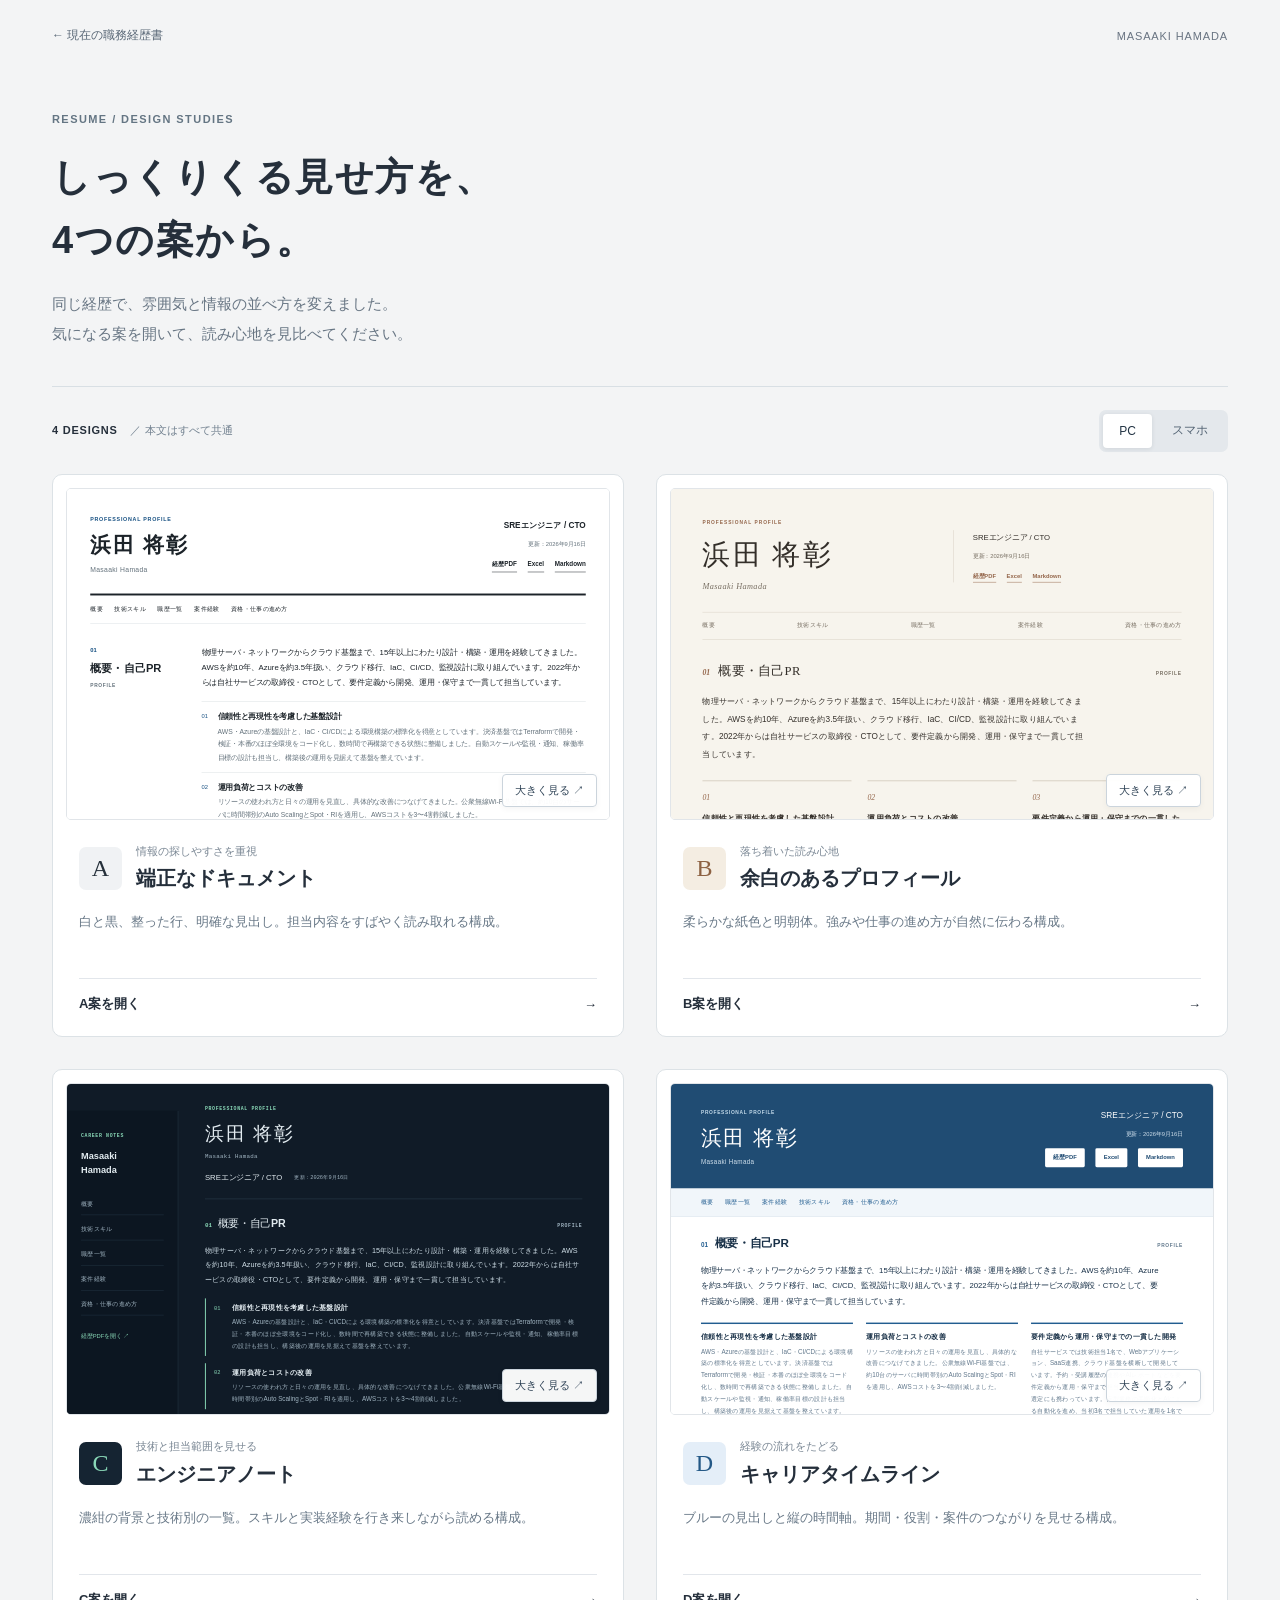
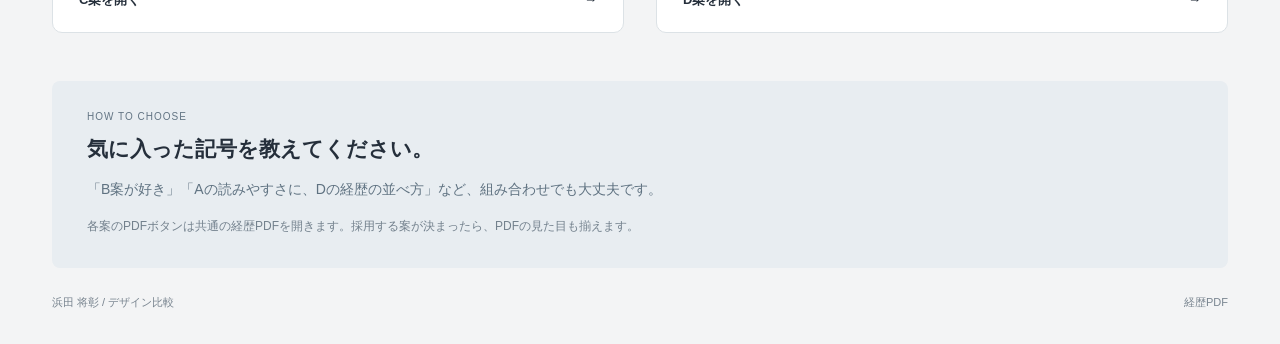
<file: docs/designs/index.html>
<!doctype html><html lang="ja"><head><meta charset="utf-8"><meta name="viewport" content="width=device-width,initial-scale=1"><meta name="robots" content="noindex,nofollow"><title>4つのデザイン案 | 浜田将彰の職務経歴書</title><meta name="description" content="同じ職務経歴を4種類のデザインで比較できます。"><link rel="stylesheet" href="gallery.css?v=aee5087698cb"><script defer src="gallery.js?v=aee5087698cb"></script></head><body><header class="gallery-top"><a href="../">← 現在の職務経歴書</a><span>MASAAKI HAMADA</span></header><main class="gallery-main"><header class="gallery-intro"><p class="gallery-eyebrow">RESUME / DESIGN STUDIES</p><h1>しっくりくる見せ方を、<br>4つの案から。</h1><p>同じ経歴で、雰囲気と情報の並べ方を変えました。<br>気になる案を開いて、読み心地を見比べてください。</p></header><div class="gallery-toolbar"><p>4 DESIGNS <span>／ 本文はすべて共通</span></p><div class="device-control" role="group" aria-label="縮小プレビューの表示サイズ"><button type="button" data-device="desktop" aria-pressed="true">PC</button><button type="button" data-device="mobile" aria-pressed="false">スマホ</button></div></div><div class="design-grid"><article class="design-card"><a class="preview-link" href="a/?v=aee5087698cb" aria-label="A案・端正なドキュメントを開く"><div class="preview-stage"><iframe src="a/?embed=1&amp;v=aee5087698cb" title="A案の縮小プレビュー" tabindex="-1" aria-hidden="true" loading="eager"></iframe></div><span class="preview-open">大きく見る ↗</span></a><div class="design-card-info"><span class="letter letter-a">A</span><div><p class="design-tag">情報の探しやすさを重視</p><h2>端正なドキュメント</h2></div></div><p class="design-description">白と黒、整った行、明確な見出し。担当内容をすばやく読み取れる構成。</p><a class="view-design" href="a/?v=aee5087698cb">A案を開く <span aria-hidden="true">→</span></a></article><article class="design-card"><a class="preview-link" href="b/?v=aee5087698cb" aria-label="B案・余白のあるプロフィールを開く"><div class="preview-stage"><iframe src="b/?embed=1&amp;v=aee5087698cb" title="B案の縮小プレビュー" tabindex="-1" aria-hidden="true" loading="eager"></iframe></div><span class="preview-open">大きく見る ↗</span></a><div class="design-card-info"><span class="letter letter-b">B</span><div><p class="design-tag">落ち着いた読み心地</p><h2>余白のあるプロフィール</h2></div></div><p class="design-description">柔らかな紙色と明朝体。強みや仕事の進め方が自然に伝わる構成。</p><a class="view-design" href="b/?v=aee5087698cb">B案を開く <span aria-hidden="true">→</span></a></article><article class="design-card"><a class="preview-link" href="c/?v=aee5087698cb" aria-label="C案・エンジニアノートを開く"><div class="preview-stage"><iframe src="c/?embed=1&amp;v=aee5087698cb" title="C案の縮小プレビュー" tabindex="-1" aria-hidden="true" loading="eager"></iframe></div><span class="preview-open">大きく見る ↗</span></a><div class="design-card-info"><span class="letter letter-c">C</span><div><p class="design-tag">技術と担当範囲を見せる</p><h2>エンジニアノート</h2></div></div><p class="design-description">濃紺の背景と技術別の一覧。スキルと実装経験を行き来しながら読める構成。</p><a class="view-design" href="c/?v=aee5087698cb">C案を開く <span aria-hidden="true">→</span></a></article><article class="design-card"><a class="preview-link" href="d/?v=aee5087698cb" aria-label="D案・キャリアタイムラインを開く"><div class="preview-stage"><iframe src="d/?embed=1&amp;v=aee5087698cb" title="D案の縮小プレビュー" tabindex="-1" aria-hidden="true" loading="eager"></iframe></div><span class="preview-open">大きく見る ↗</span></a><div class="design-card-info"><span class="letter letter-d">D</span><div><p class="design-tag">経験の流れをたどる</p><h2>キャリアタイムライン</h2></div></div><p class="design-description">ブルーの見出しと縦の時間軸。期間・役割・案件のつながりを見せる構成。</p><a class="view-design" href="d/?v=aee5087698cb">D案を開く <span aria-hidden="true">→</span></a></article></div><section class="choice-help"><p class="choice-eyebrow">HOW TO CHOOSE</p><h2>気に入った記号を教えてください。</h2><p>「B案が好き」「Aの読みやすさに、Dの経歴の並べ方」など、組み合わせでも大丈夫です。</p><p class="pdf-note">各案のPDFボタンは共通の経歴PDFを開きます。採用する案が決まったら、PDFの見た目も揃えます。</p></section><footer class="gallery-footer"><span>浜田 将彰 / デザイン比較</span><a href="../resume.pdf?v=de85b5a75e7f">経歴PDF</a></footer></main></body></html>
</file>
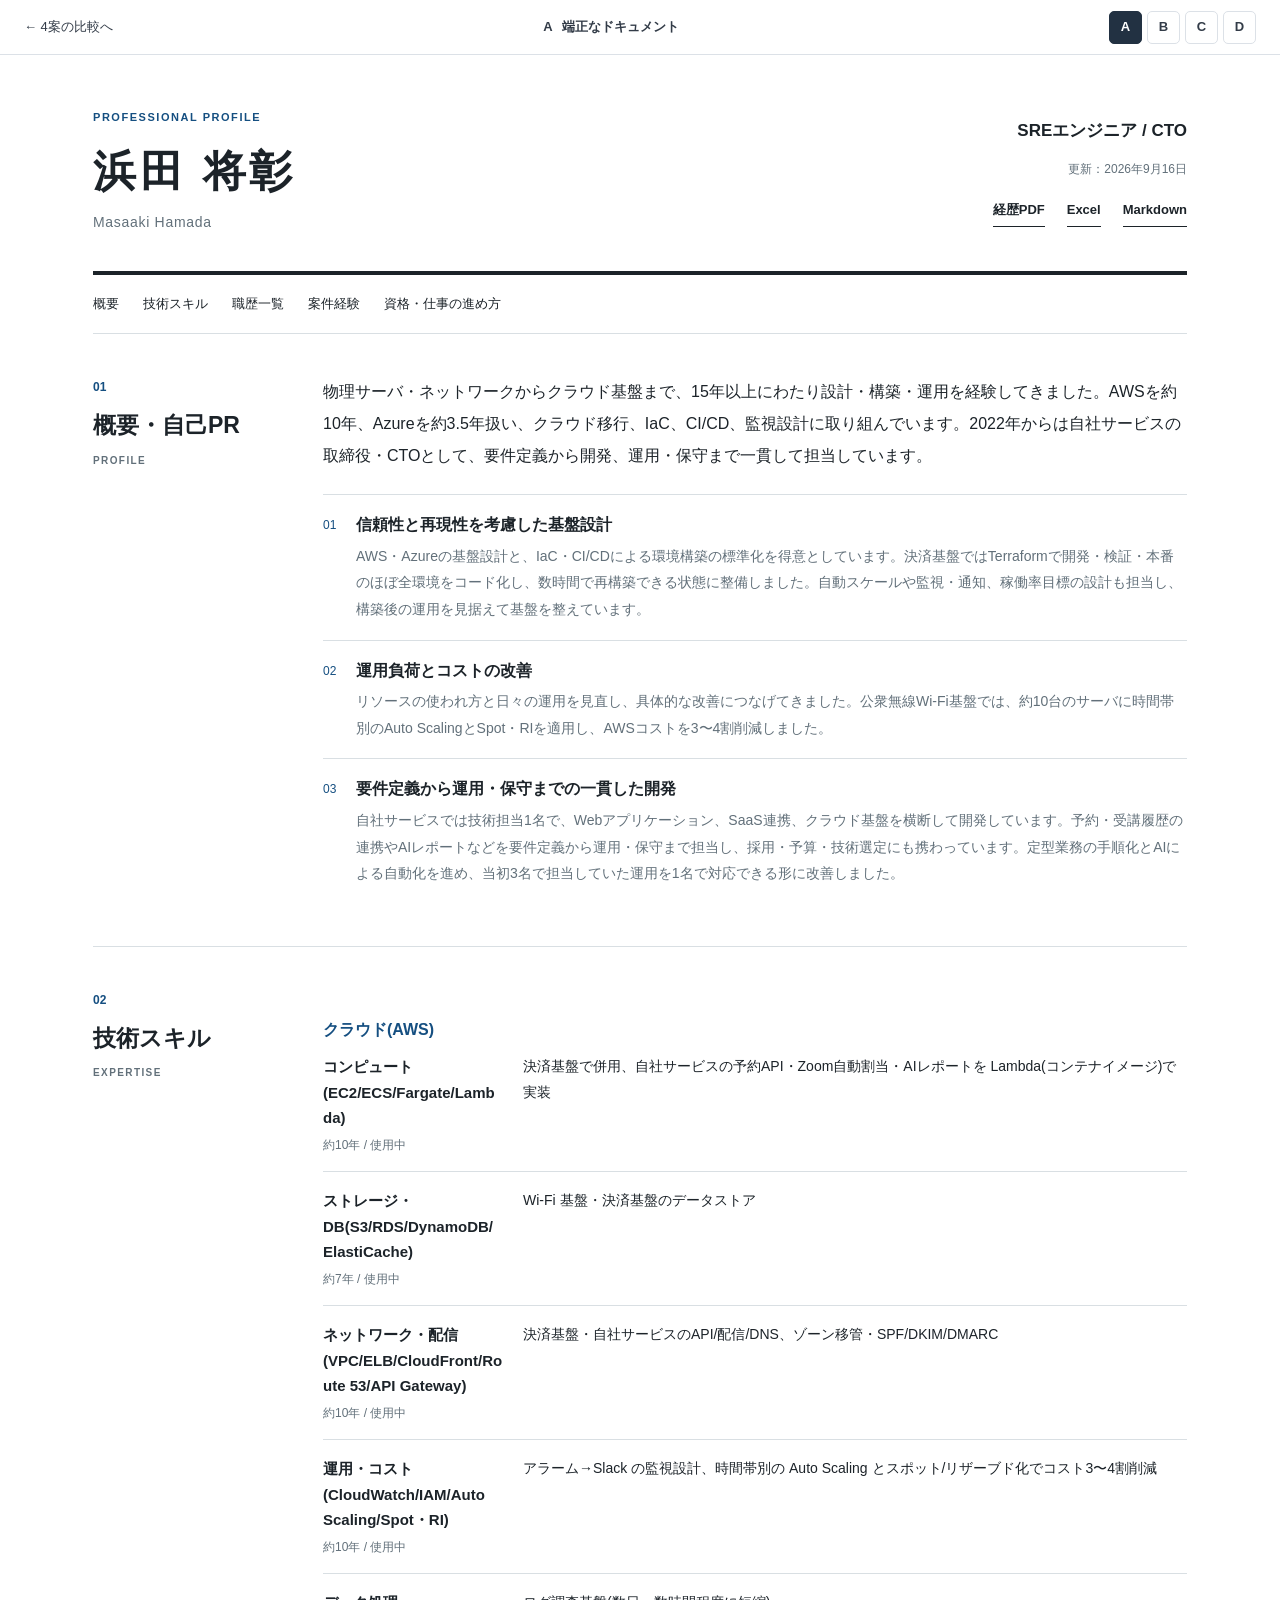
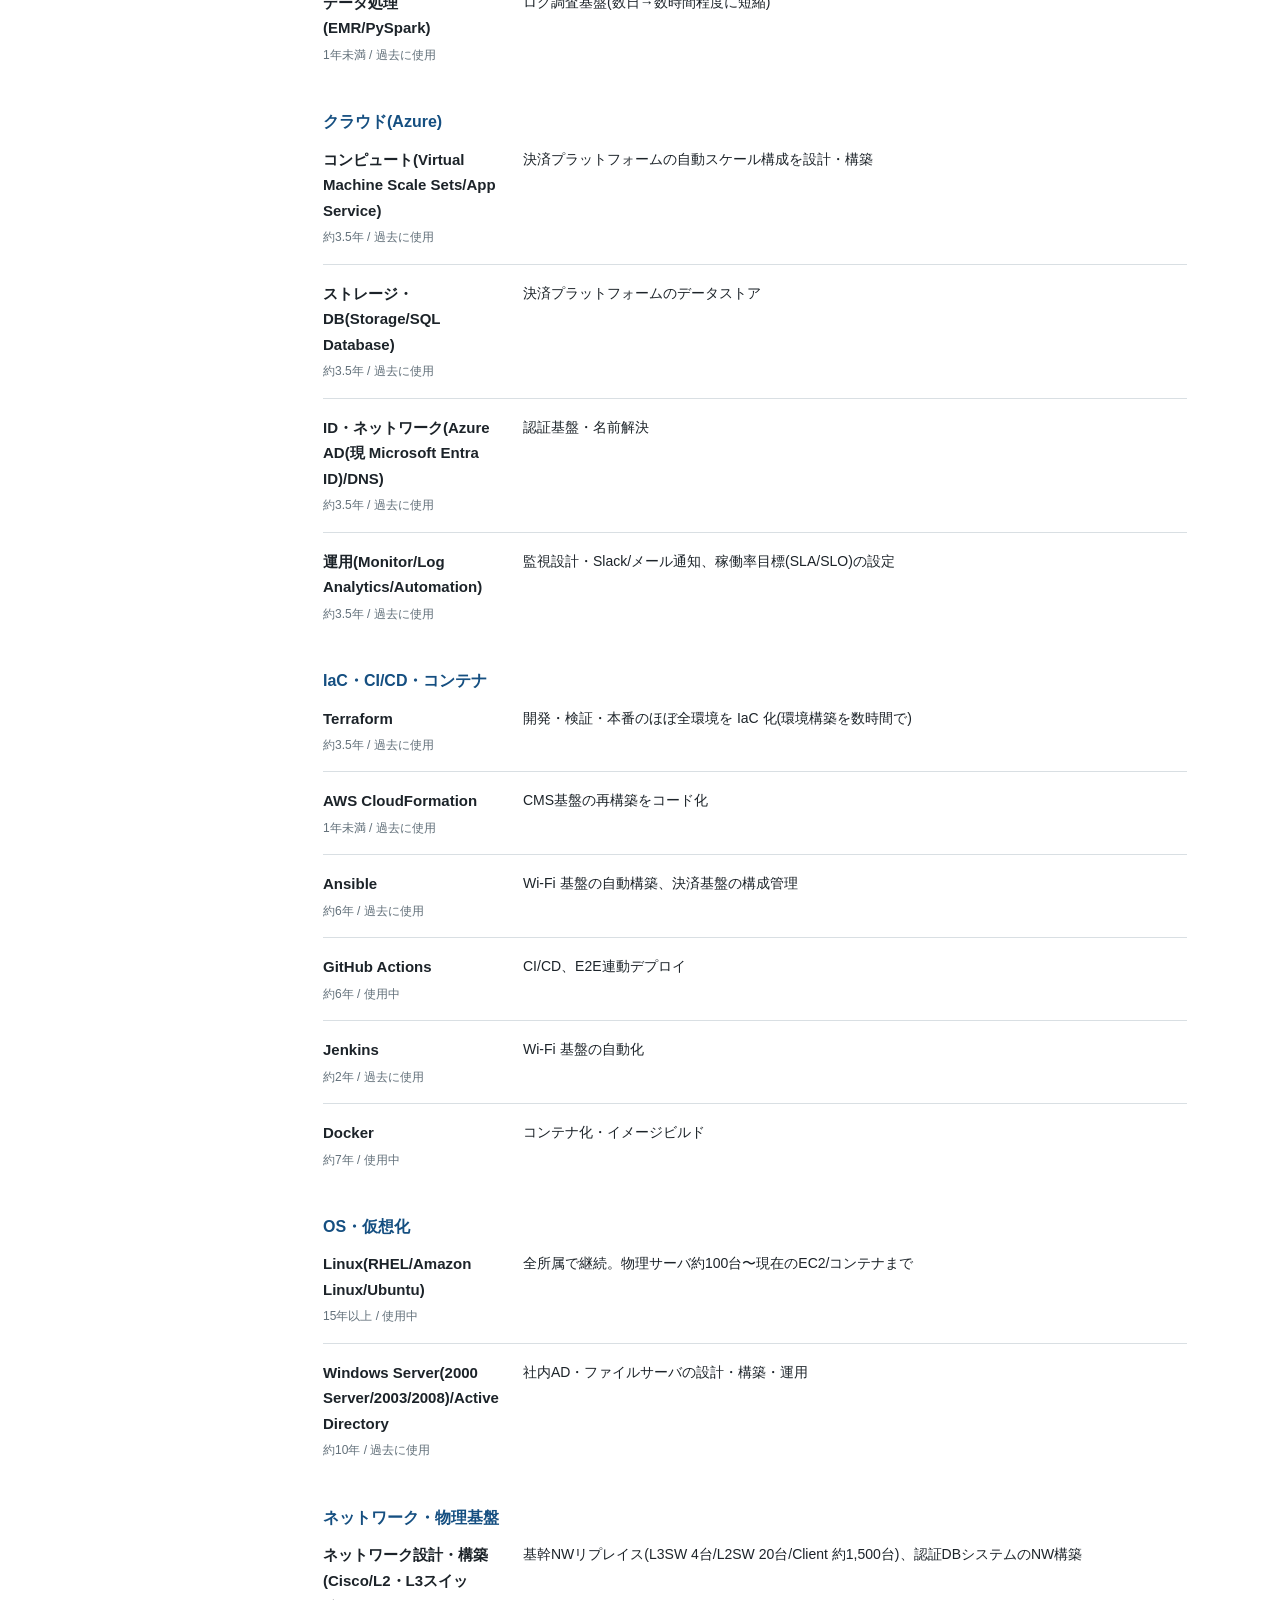
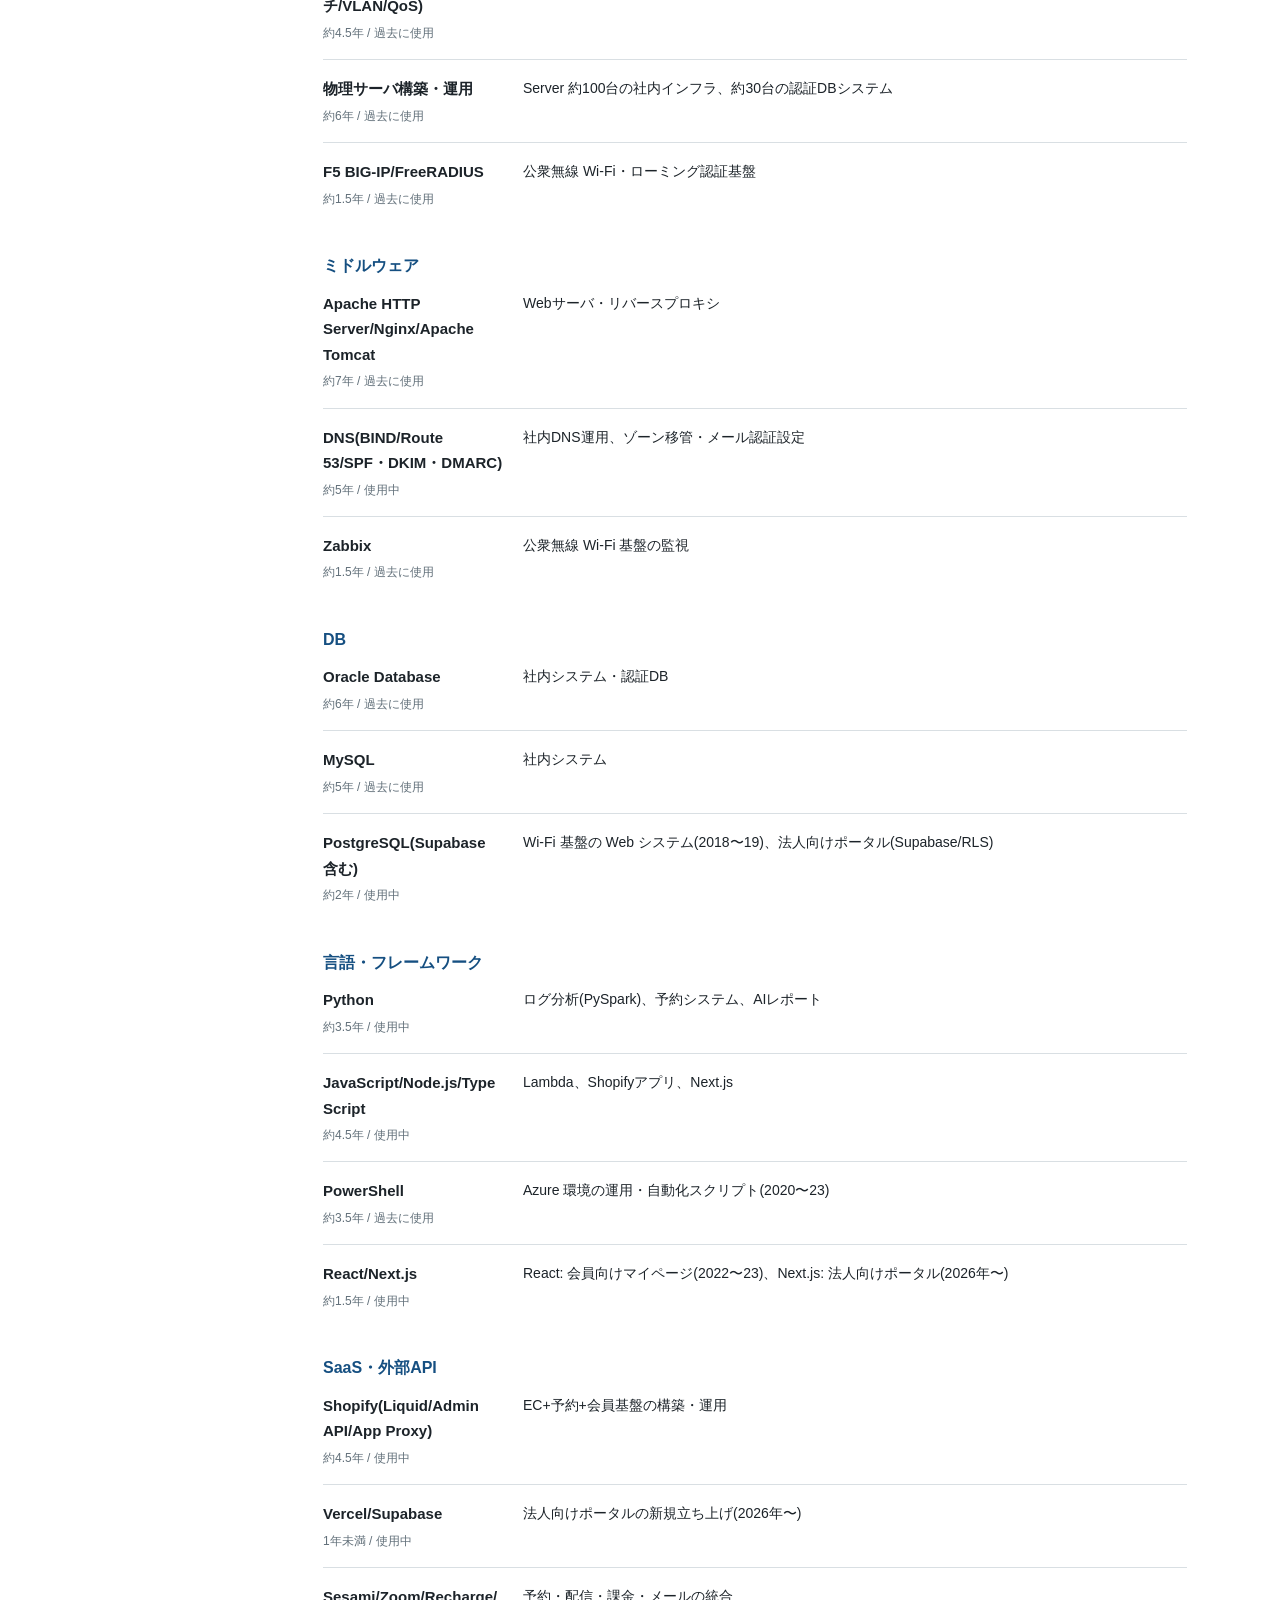
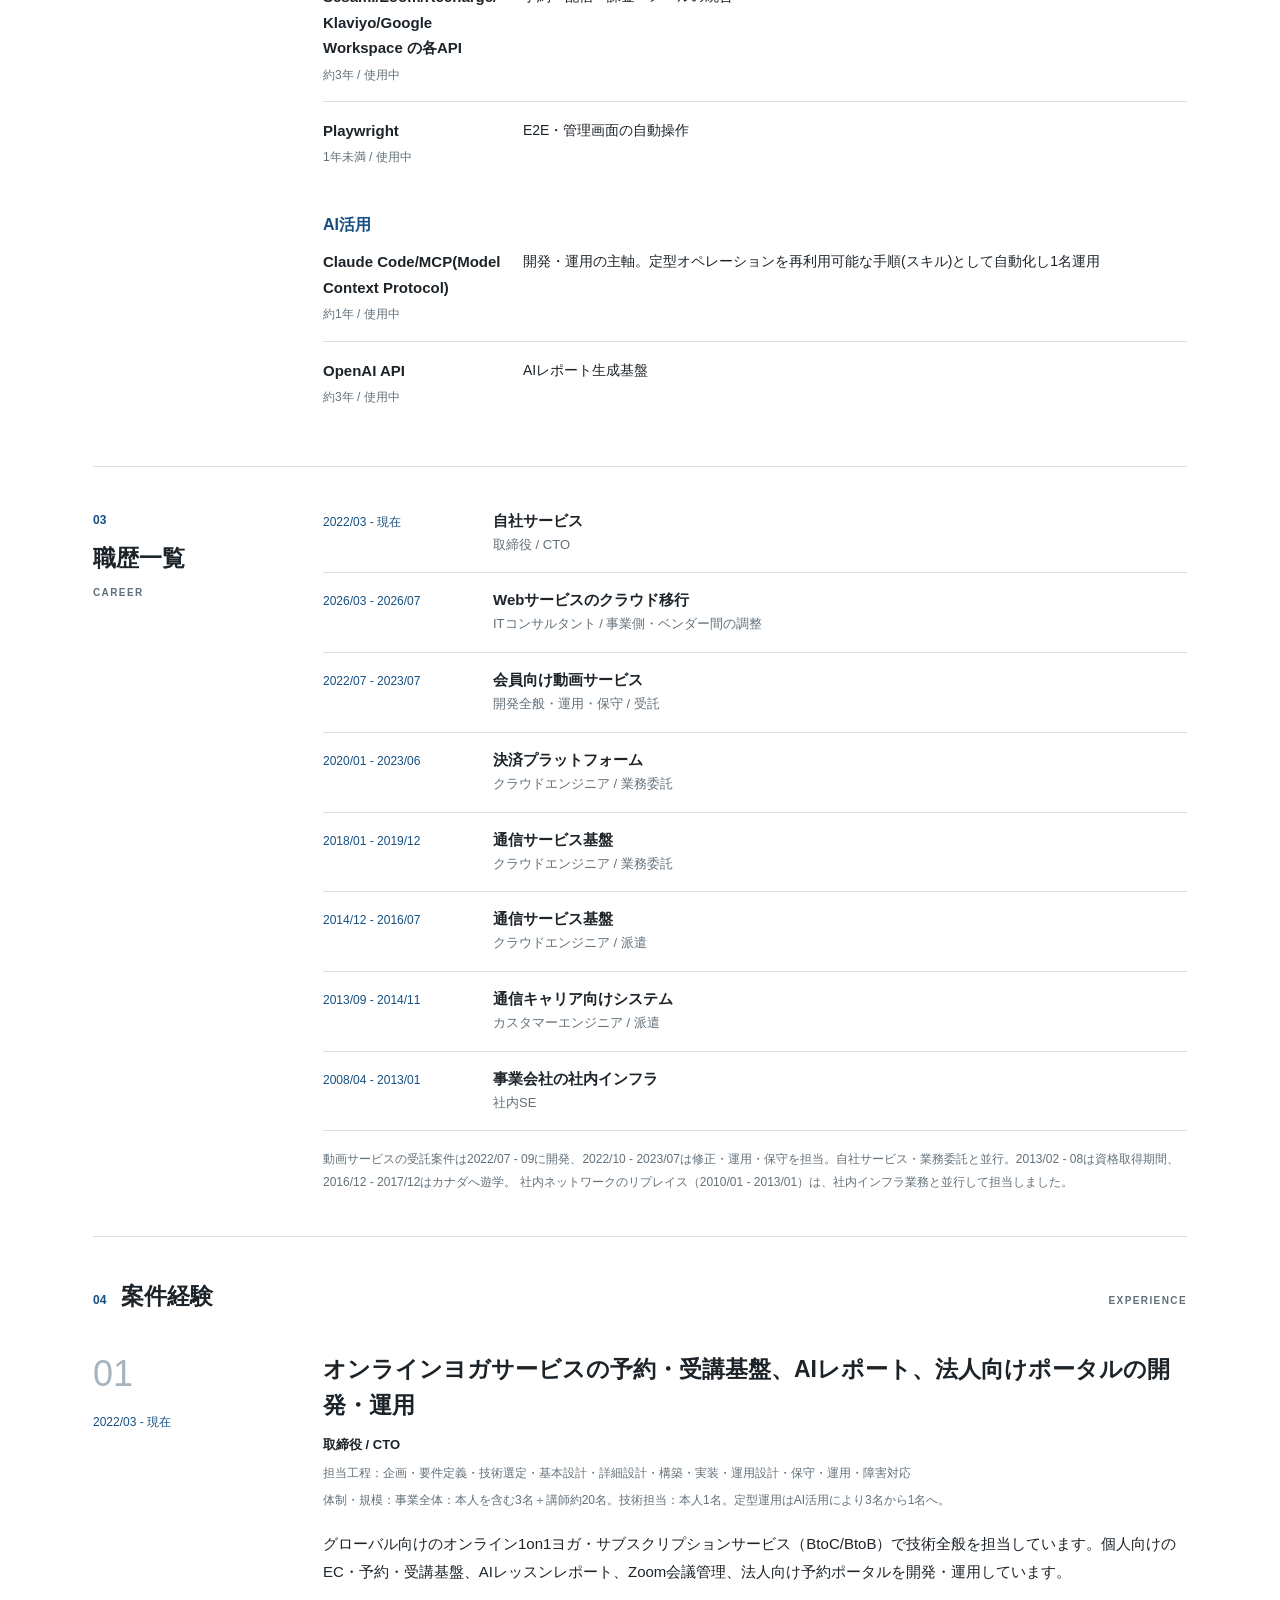
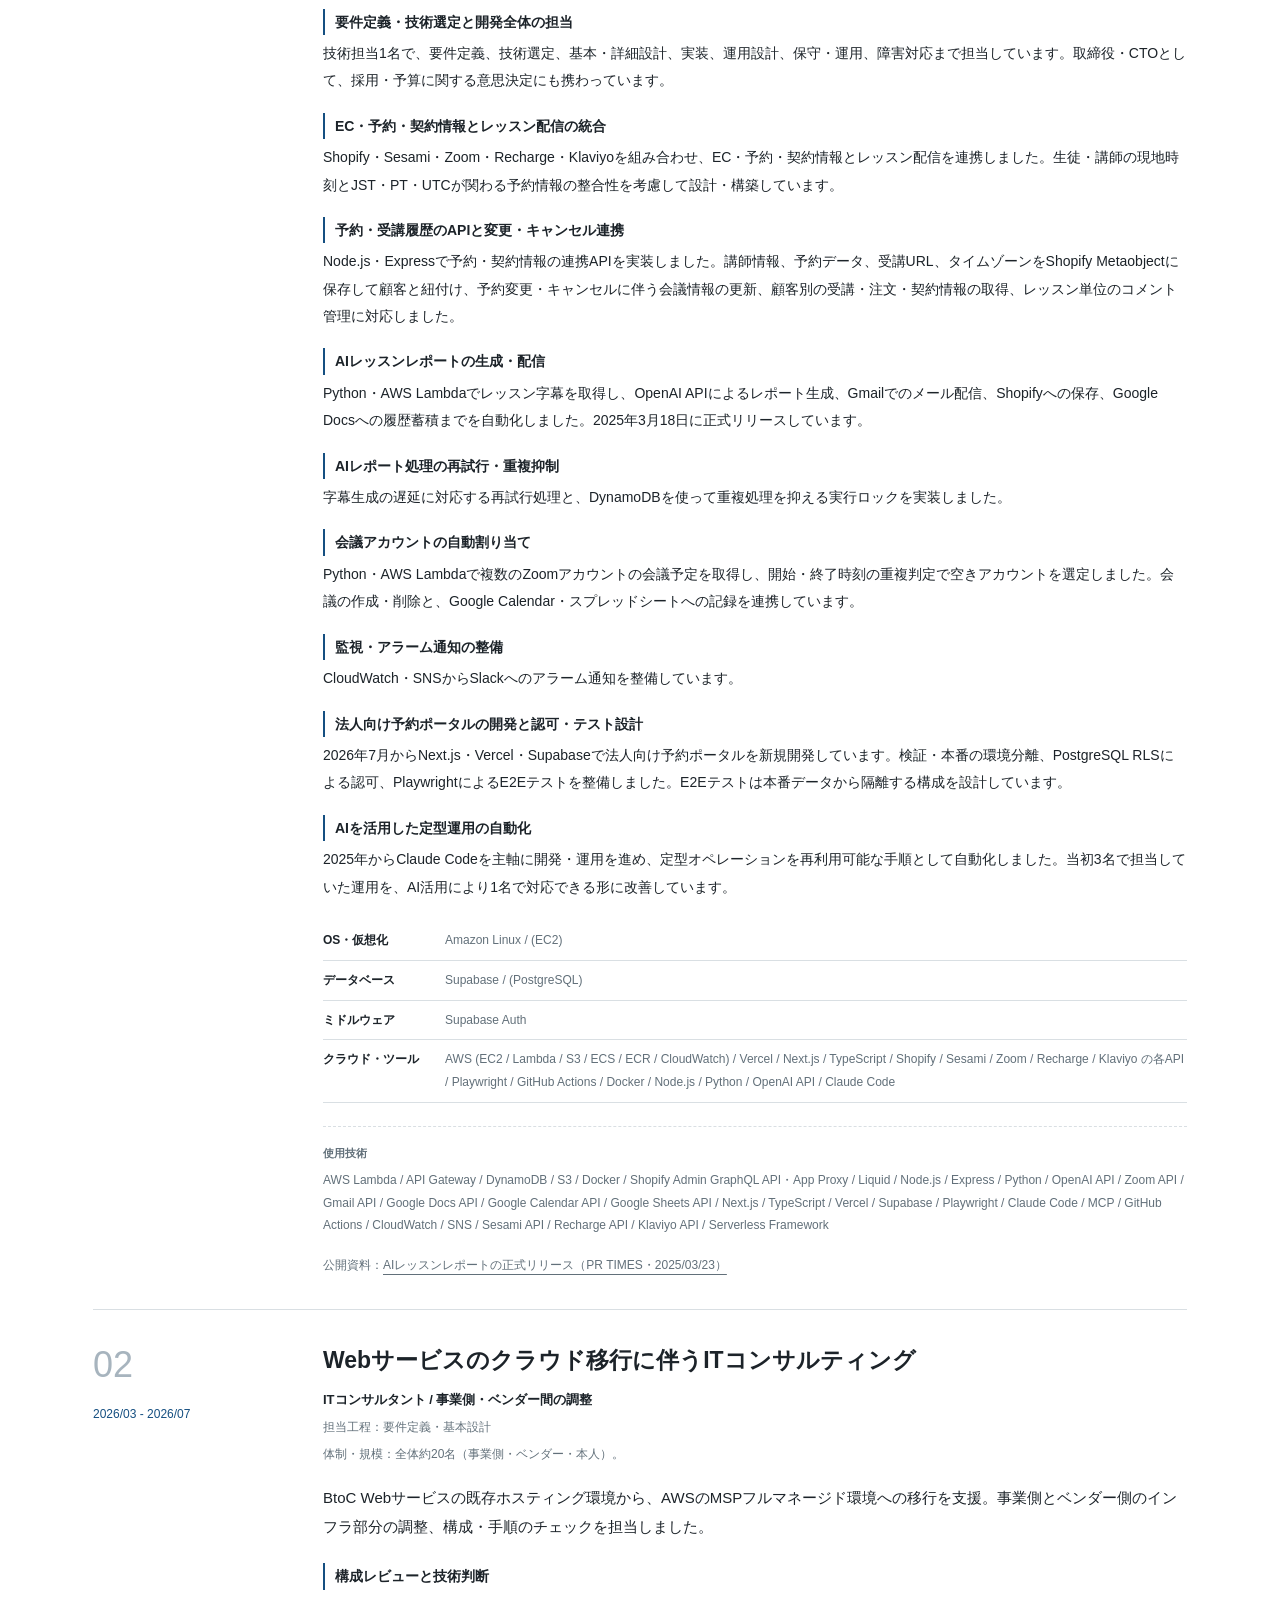
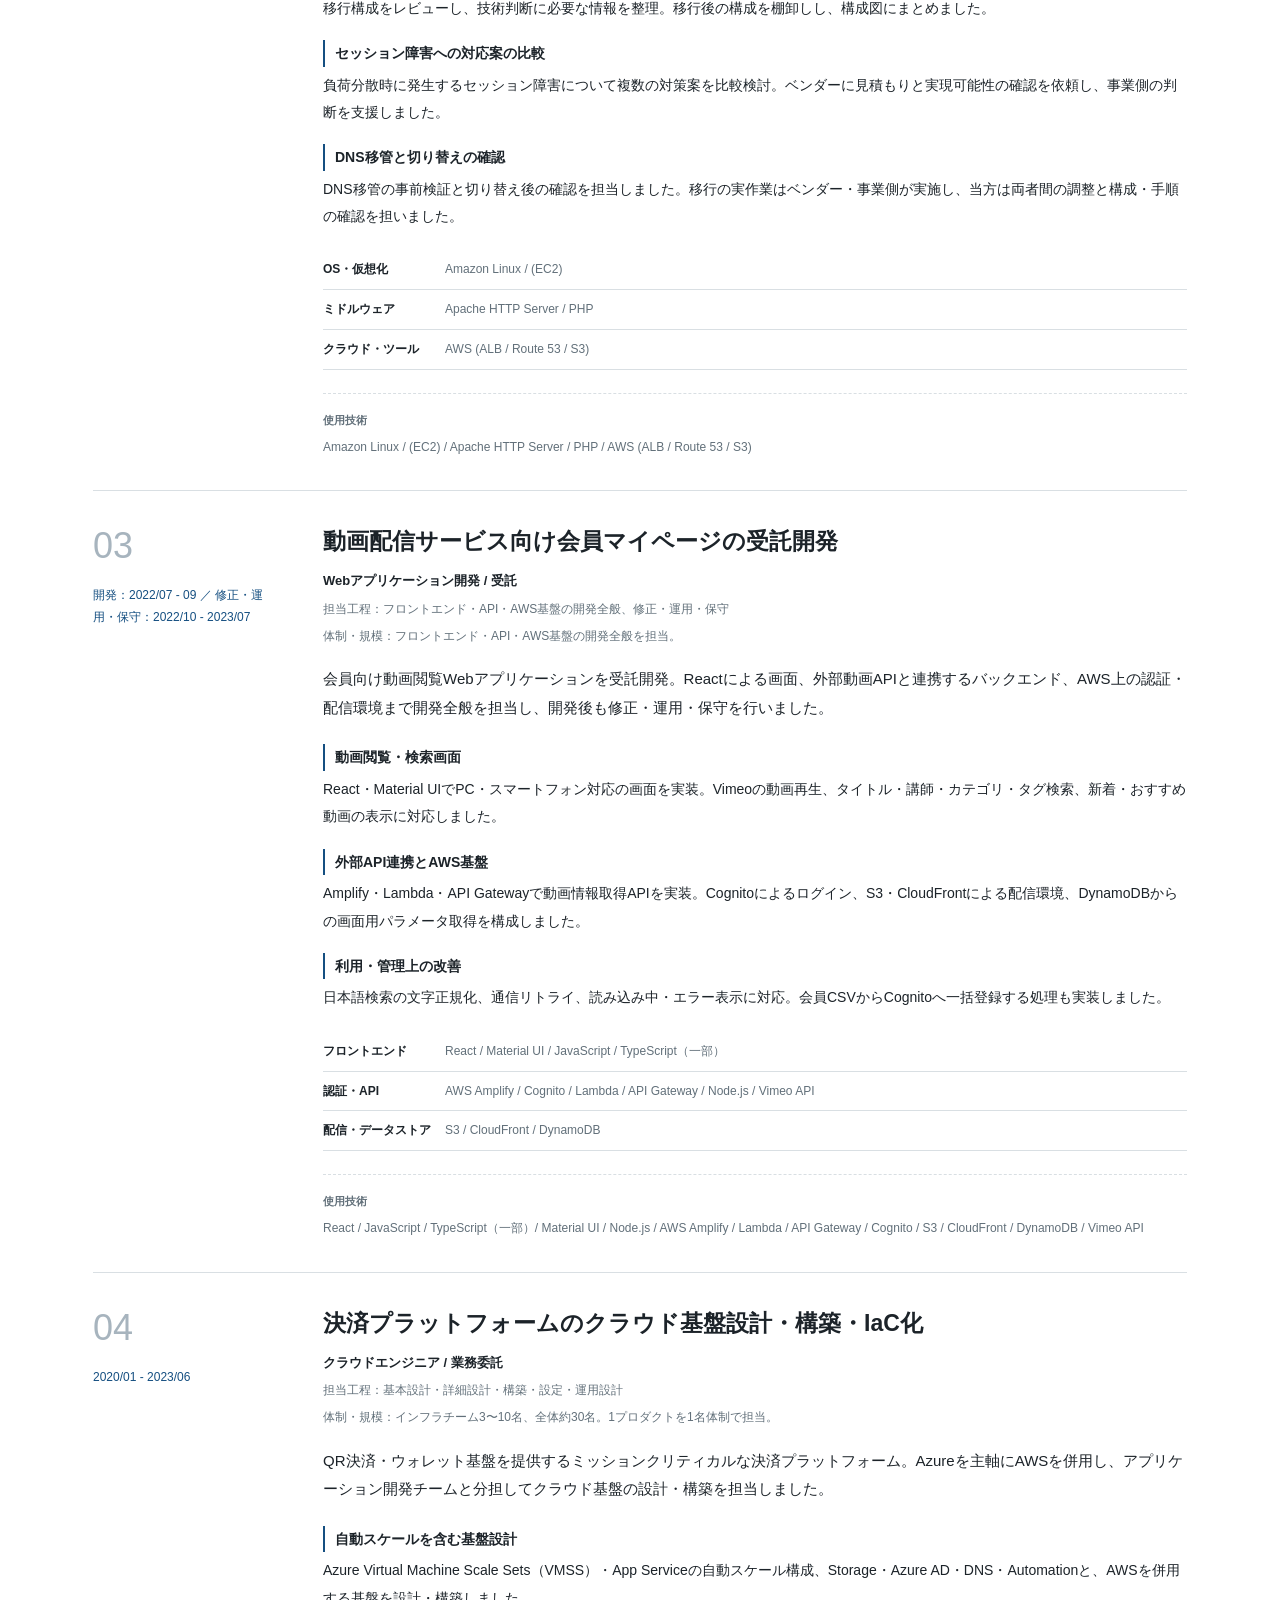
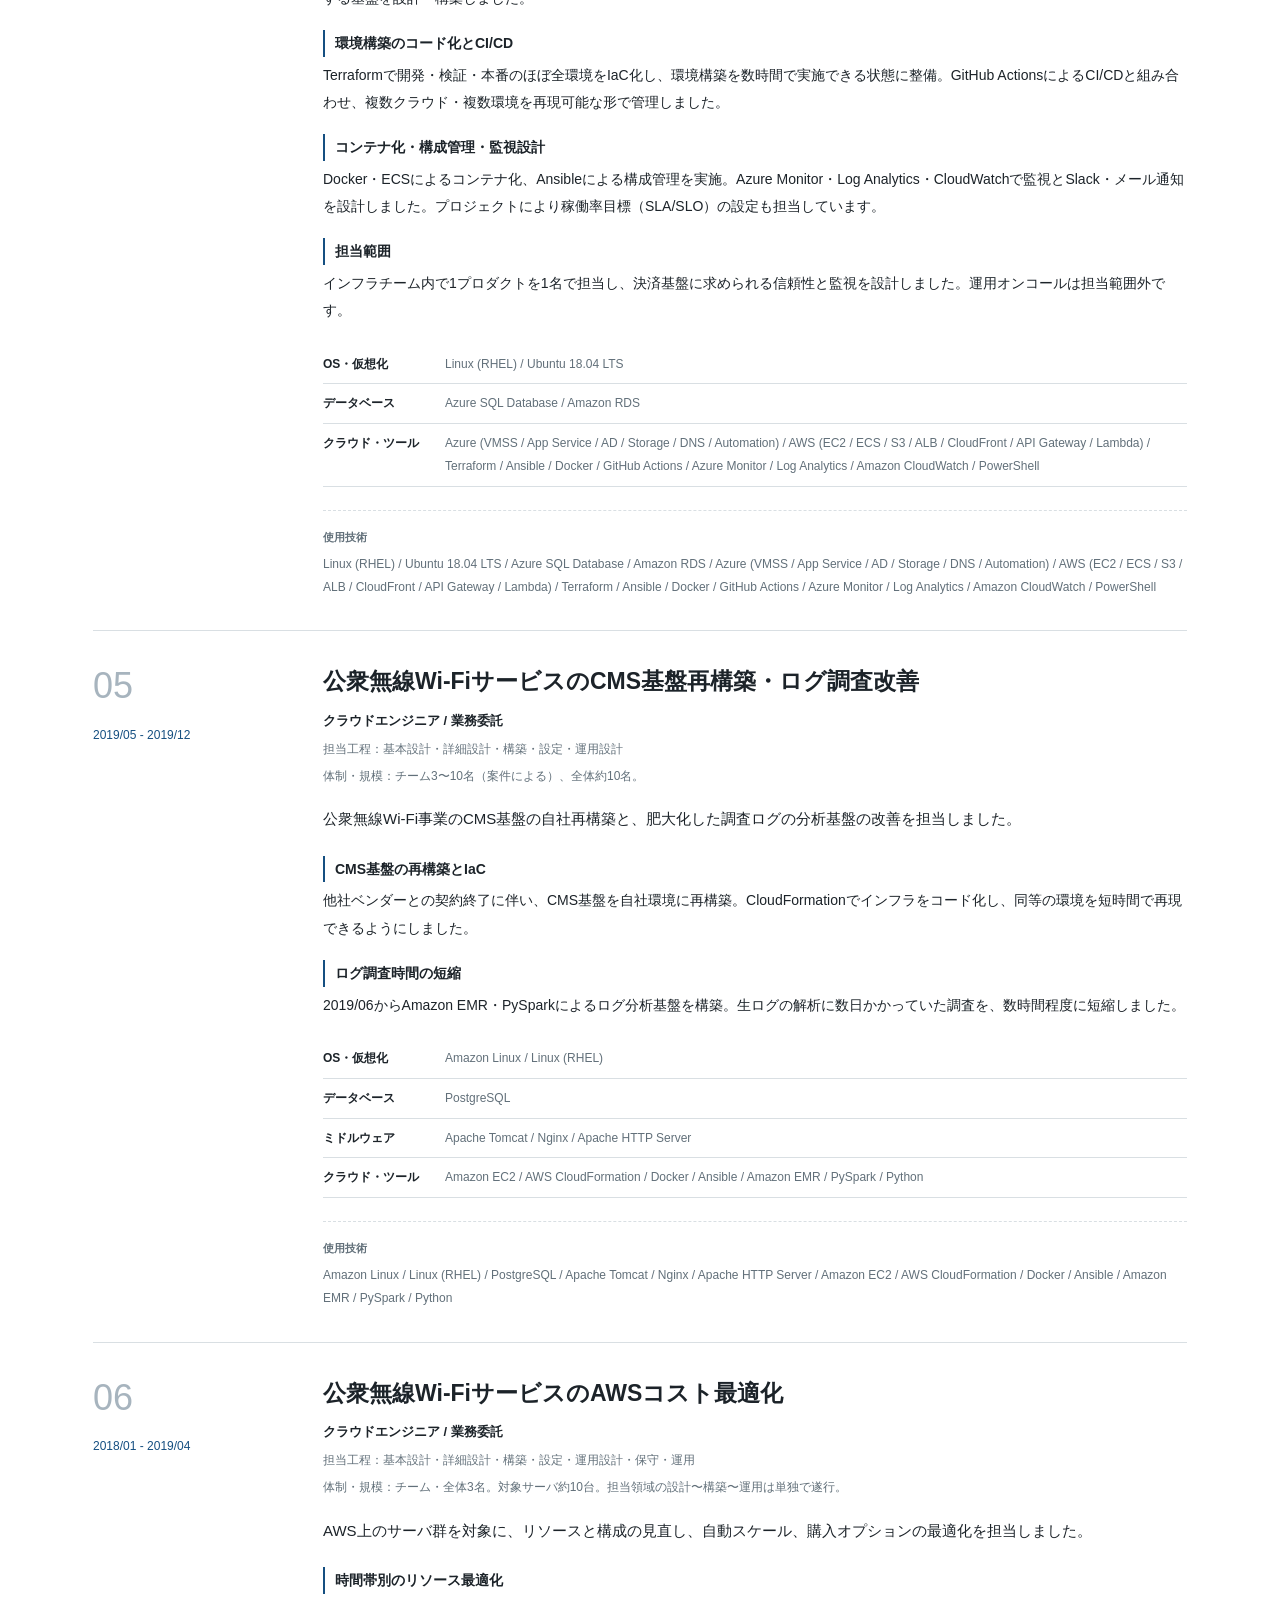
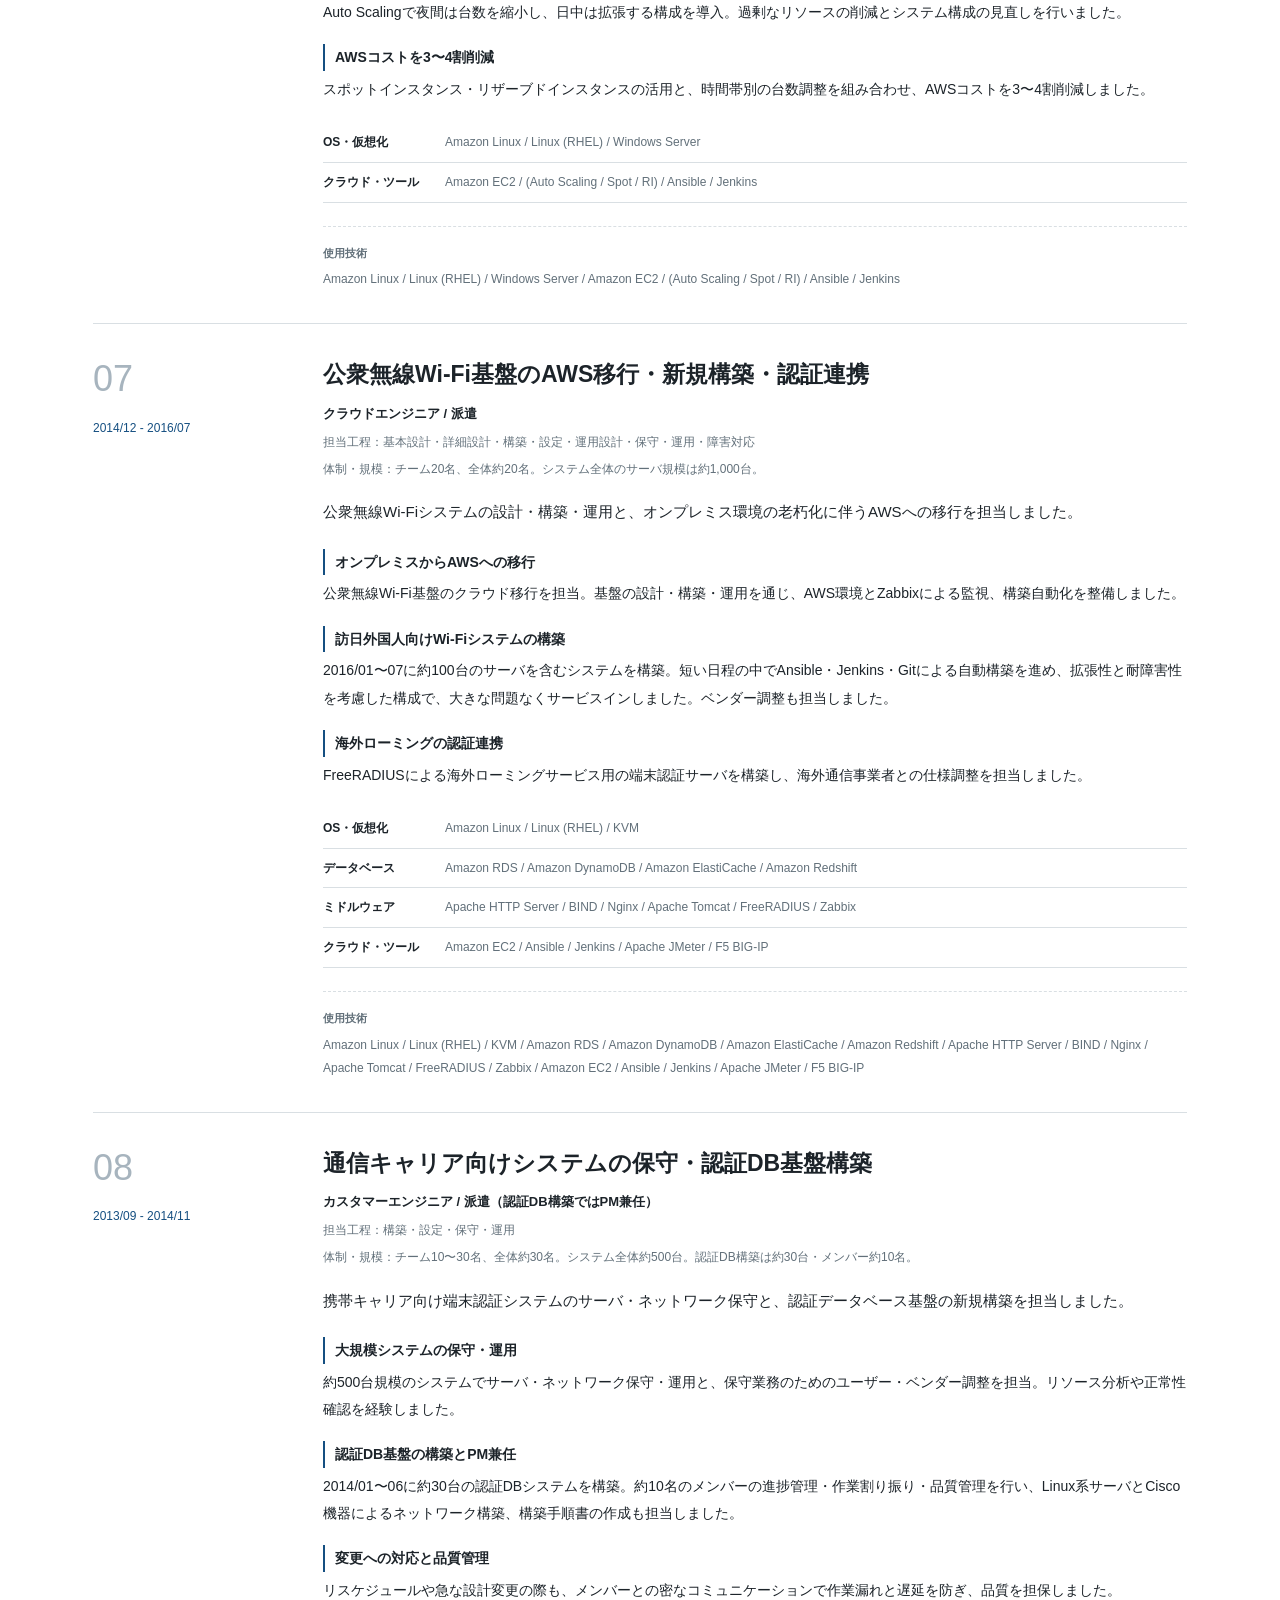
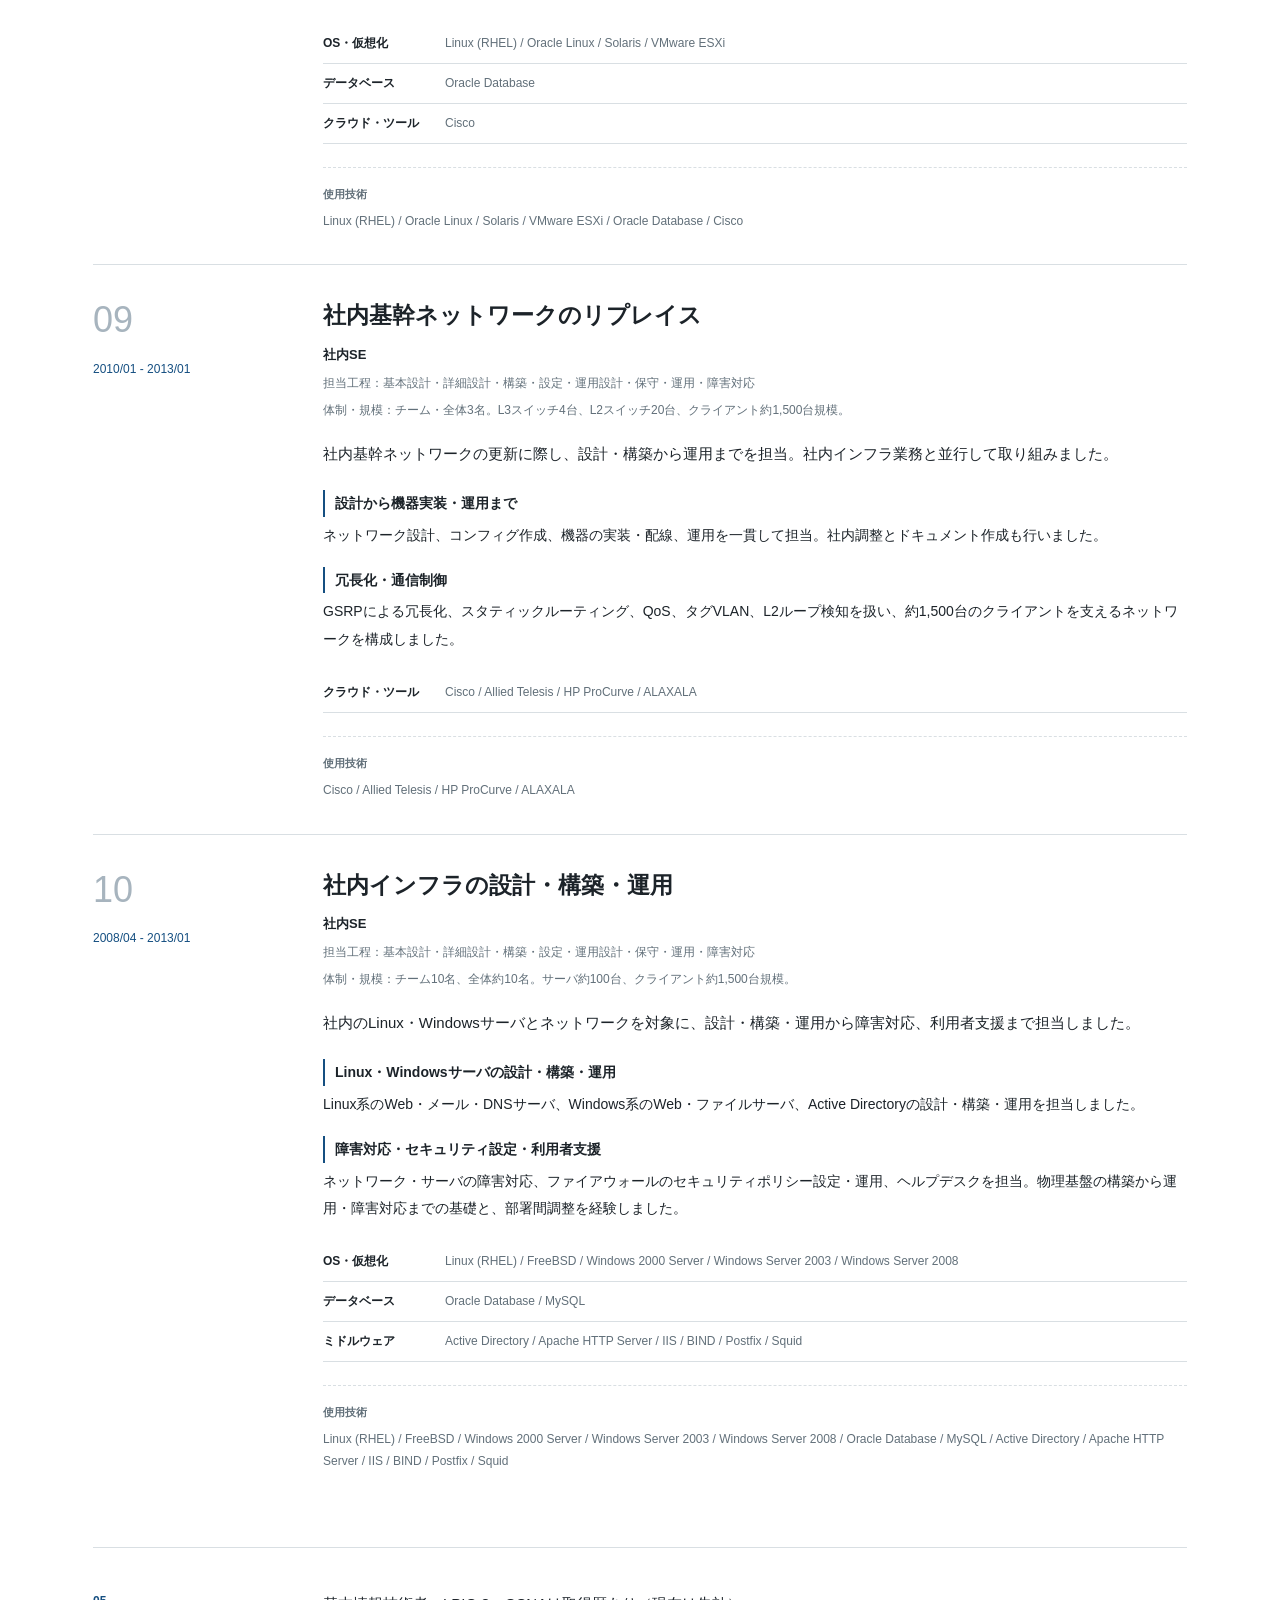
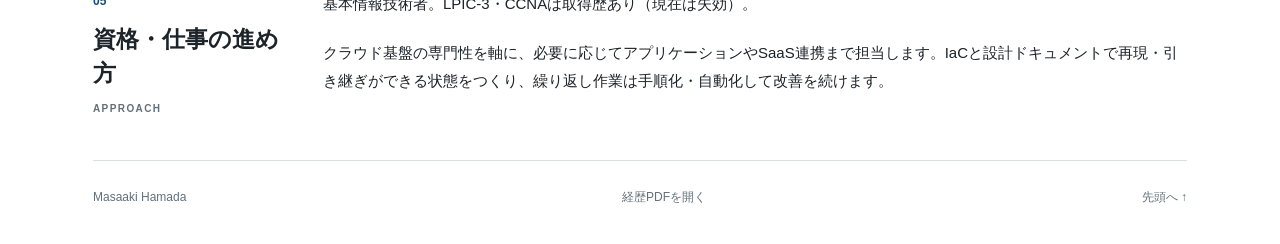
<file: docs/designs/a/index.html>
<!doctype html><html lang="ja"><head><meta charset="utf-8"><meta name="viewport" content="width=device-width,initial-scale=1"><meta name="robots" content="noindex,nofollow"><title>A案 端正なドキュメント | 浜田 将彰</title><meta name="description" content="浜田将彰の職務経歴書・デザイン比較用ページ。"><script>if(new URLSearchParams(location.search).has('embed'))document.documentElement.dataset.embed='true';</script><link rel="stylesheet" href="../common.css?v=aee5087698cb"><link rel="stylesheet" href="../a.css?v=aee5087698cb"><script defer src="../navigation.js?v=aee5087698cb"></script></head><body class="design-a"><a class="skip" href="#main">本文へ移動</a><div class="comparison-bar"><a class="back-link" href="../?v=aee5087698cb">← 4案の比較へ</a><span class="current-design">A <span>端正なドキュメント</span></span><nav aria-label="デザインの切り替え"><a href="../a/?v=aee5087698cb" data-switch="a" aria-current=page aria-label="A案：端正なドキュメント">A</a><a href="../b/?v=aee5087698cb" data-switch="b"  aria-label="B案：余白のあるプロフィール">B</a><a href="../c/?v=aee5087698cb" data-switch="c"  aria-label="C案：エンジニアノート">C</a><a href="../d/?v=aee5087698cb" data-switch="d"  aria-label="D案：キャリアタイムライン">D</a></nav></div><div class="resume-shell"><main id="main"><header class="identity" id="top"><div class="identity-name"><p class="eyebrow">PROFESSIONAL PROFILE</p><h1>浜田 将彰</h1><p class="name-en">Masaaki Hamada</p></div><div class="identity-info"><p class="role">SREエンジニア / CTO</p><p class="updated">更新：2026年9月16日</p><div class="export-links"><a class="pdf-link" href="../../resume.pdf?v=de85b5a75e7f">経歴PDF</a><a class="pdf-link" href="../../skillsheet.xlsx?v=de85b5a75e7f">Excel</a><a class="pdf-link" href="../../resume.md?v=de85b5a75e7f">Markdown</a></div></div></header><nav class="page-nav" aria-label="ページ目次"><a href="#summary">概要</a><a href="#skills">技術スキル</a><a href="#history">職歴一覧</a><a href="#experience">案件経験</a><a href="#about">資格・仕事の進め方</a></nav><section id="summary" class="section section-summary"><header class="section-heading"><span class="section-number">01</span><h2>概要・自己PR</h2><span class="section-en">PROFILE</span></header><div class="section-content"><p class="summary-text">物理サーバ・ネットワークからクラウド基盤まで、15年以上にわたり設計・構築・運用を経験してきました。AWSを約10年、Azureを約3.5年扱い、クラウド移行、IaC、CI/CD、監視設計に取り組んでいます。2022年からは自社サービスの取締役・CTOとして、要件定義から開発、運用・保守まで一貫して担当しています。</p><ul class="strengths"><li><span class="strength-index">01</span><div><h3>信頼性と再現性を考慮した基盤設計</h3><p>AWS・Azureの基盤設計と、IaC・CI/CDによる環境構築の標準化を得意としています。決済基盤ではTerraformで開発・検証・本番のほぼ全環境をコード化し、数時間で再構築できる状態に整備しました。自動スケールや監視・通知、稼働率目標の設計も担当し、構築後の運用を見据えて基盤を整えています。</p></div></li><li><span class="strength-index">02</span><div><h3>運用負荷とコストの改善</h3><p>リソースの使われ方と日々の運用を見直し、具体的な改善につなげてきました。公衆無線Wi-Fi基盤では、約10台のサーバに時間帯別のAuto ScalingとSpot・RIを適用し、AWSコストを3〜4割削減しました。</p></div></li><li><span class="strength-index">03</span><div><h3>要件定義から運用・保守までの一貫した開発</h3><p>自社サービスでは技術担当1名で、Webアプリケーション、SaaS連携、クラウド基盤を横断して開発しています。予約・受講履歴の連携やAIレポートなどを要件定義から運用・保守まで担当し、採用・予算・技術選定にも携わっています。定型業務の手順化とAIによる自動化を進め、当初3名で担当していた運用を1名で対応できる形に改善しました。</p></div></li></ul></div></section><section id="skills" class="section section-skills"><header class="section-heading"><span class="section-number">02</span><h2>技術スキル</h2><span class="section-en">EXPERTISE</span></header><div class="section-content"><p class="note"></p><div class="skill-group"><h3>クラウド(AWS)</h3><dl class="skills"><div class="skill-row"><dt>コンピュート(EC2/ECS/Fargate/Lambda)<span>約10年 / 使用中</span></dt><dd>決済基盤で併用、自社サービスの予約API・Zoom自動割当・AIレポートを Lambda(コンテナイメージ)で実装</dd></div><div class="skill-row"><dt>ストレージ・DB(S3/RDS/DynamoDB/ElastiCache)<span>約7年 / 使用中</span></dt><dd>Wi-Fi 基盤・決済基盤のデータストア</dd></div><div class="skill-row"><dt>ネットワーク・配信(VPC/ELB/CloudFront/Route 53/API Gateway)<span>約10年 / 使用中</span></dt><dd>決済基盤・自社サービスのAPI/配信/DNS、ゾーン移管・SPF/DKIM/DMARC</dd></div><div class="skill-row"><dt>運用・コスト(CloudWatch/IAM/Auto Scaling/Spot・RI)<span>約10年 / 使用中</span></dt><dd>アラーム→Slack の監視設計、時間帯別の Auto Scaling とスポット/リザーブド化でコスト3〜4割削減</dd></div><div class="skill-row"><dt>データ処理(EMR/PySpark)<span>1年未満 / 過去に使用</span></dt><dd>ログ調査基盤(数日→数時間程度に短縮)</dd></div></dl></div><div class="skill-group"><h3>クラウド(Azure)</h3><dl class="skills"><div class="skill-row"><dt>コンピュート(Virtual Machine Scale Sets/App Service)<span>約3.5年 / 過去に使用</span></dt><dd>決済プラットフォームの自動スケール構成を設計・構築</dd></div><div class="skill-row"><dt>ストレージ・DB(Storage/SQL Database)<span>約3.5年 / 過去に使用</span></dt><dd>決済プラットフォームのデータストア</dd></div><div class="skill-row"><dt>ID・ネットワーク(Azure AD(現 Microsoft Entra ID)/DNS)<span>約3.5年 / 過去に使用</span></dt><dd>認証基盤・名前解決</dd></div><div class="skill-row"><dt>運用(Monitor/Log Analytics/Automation)<span>約3.5年 / 過去に使用</span></dt><dd>監視設計・Slack/メール通知、稼働率目標(SLA/SLO)の設定</dd></div></dl></div><div class="skill-group"><h3>IaC・CI/CD・コンテナ</h3><dl class="skills"><div class="skill-row"><dt>Terraform<span>約3.5年 / 過去に使用</span></dt><dd>開発・検証・本番のほぼ全環境を IaC 化(環境構築を数時間で)</dd></div><div class="skill-row"><dt>AWS CloudFormation<span>1年未満 / 過去に使用</span></dt><dd>CMS基盤の再構築をコード化</dd></div><div class="skill-row"><dt>Ansible<span>約6年 / 過去に使用</span></dt><dd>Wi-Fi 基盤の自動構築、決済基盤の構成管理</dd></div><div class="skill-row"><dt>GitHub Actions<span>約6年 / 使用中</span></dt><dd>CI/CD、E2E連動デプロイ</dd></div><div class="skill-row"><dt>Jenkins<span>約2年 / 過去に使用</span></dt><dd>Wi-Fi 基盤の自動化</dd></div><div class="skill-row"><dt>Docker<span>約7年 / 使用中</span></dt><dd>コンテナ化・イメージビルド</dd></div></dl></div><div class="skill-group"><h3>OS・仮想化</h3><dl class="skills"><div class="skill-row"><dt>Linux(RHEL/Amazon Linux/Ubuntu)<span>15年以上 / 使用中</span></dt><dd>全所属で継続。物理サーバ約100台〜現在のEC2/コンテナまで</dd></div><div class="skill-row"><dt>Windows Server(2000 Server/2003/2008)/Active Directory<span>約10年 / 過去に使用</span></dt><dd>社内AD・ファイルサーバの設計・構築・運用</dd></div></dl></div><div class="skill-group"><h3>ネットワーク・物理基盤</h3><dl class="skills"><div class="skill-row"><dt>ネットワーク設計・構築(Cisco/L2・L3スイッチ/VLAN/QoS)<span>約4.5年 / 過去に使用</span></dt><dd>基幹NWリプレイス(L3SW 4台/L2SW 20台/Client 約1,500台)、認証DBシステムのNW構築</dd></div><div class="skill-row"><dt>物理サーバ構築・運用<span>約6年 / 過去に使用</span></dt><dd>Server 約100台の社内インフラ、約30台の認証DBシステム</dd></div><div class="skill-row"><dt>F5 BIG-IP/FreeRADIUS<span>約1.5年 / 過去に使用</span></dt><dd>公衆無線 Wi-Fi・ローミング認証基盤</dd></div></dl></div><div class="skill-group"><h3>ミドルウェア</h3><dl class="skills"><div class="skill-row"><dt>Apache HTTP Server/Nginx/Apache Tomcat<span>約7年 / 過去に使用</span></dt><dd>Webサーバ・リバースプロキシ</dd></div><div class="skill-row"><dt>DNS(BIND/Route 53/SPF・DKIM・DMARC)<span>約5年 / 使用中</span></dt><dd>社内DNS運用、ゾーン移管・メール認証設定</dd></div><div class="skill-row"><dt>Zabbix<span>約1.5年 / 過去に使用</span></dt><dd>公衆無線 Wi-Fi 基盤の監視</dd></div></dl></div><div class="skill-group"><h3>DB</h3><dl class="skills"><div class="skill-row"><dt>Oracle Database<span>約6年 / 過去に使用</span></dt><dd>社内システム・認証DB</dd></div><div class="skill-row"><dt>MySQL<span>約5年 / 過去に使用</span></dt><dd>社内システム</dd></div><div class="skill-row"><dt>PostgreSQL(Supabase 含む)<span>約2年 / 使用中</span></dt><dd>Wi-Fi 基盤の Web システム(2018〜19)、法人向けポータル(Supabase/RLS)</dd></div></dl></div><div class="skill-group"><h3>言語・フレームワーク</h3><dl class="skills"><div class="skill-row"><dt>Python<span>約3.5年 / 使用中</span></dt><dd>ログ分析(PySpark)、予約システム、AIレポート</dd></div><div class="skill-row"><dt>JavaScript/Node.js/TypeScript<span>約4.5年 / 使用中</span></dt><dd>Lambda、Shopifyアプリ、Next.js</dd></div><div class="skill-row"><dt>PowerShell<span>約3.5年 / 過去に使用</span></dt><dd>Azure 環境の運用・自動化スクリプト(2020〜23)</dd></div><div class="skill-row"><dt>React/Next.js<span>約1.5年 / 使用中</span></dt><dd>React: 会員向けマイページ(2022〜23)、Next.js: 法人向けポータル(2026年〜)</dd></div></dl></div><div class="skill-group"><h3>SaaS・外部API</h3><dl class="skills"><div class="skill-row"><dt>Shopify(Liquid/Admin API/App Proxy)<span>約4.5年 / 使用中</span></dt><dd>EC+予約+会員基盤の構築・運用</dd></div><div class="skill-row"><dt>Vercel/Supabase<span>1年未満 / 使用中</span></dt><dd>法人向けポータルの新規立ち上げ(2026年〜)</dd></div><div class="skill-row"><dt>Sesami/Zoom/Recharge/Klaviyo/Google Workspace の各API<span>約3年 / 使用中</span></dt><dd>予約・配信・課金・メールの統合</dd></div><div class="skill-row"><dt>Playwright<span>1年未満 / 使用中</span></dt><dd>E2E・管理画面の自動操作</dd></div></dl></div><div class="skill-group"><h3>AI活用</h3><dl class="skills"><div class="skill-row"><dt>Claude Code/MCP(Model Context Protocol)<span>約1年 / 使用中</span></dt><dd>開発・運用の主軸。定型オペレーションを再利用可能な手順(スキル)として自動化し1名運用</dd></div><div class="skill-row"><dt>OpenAI API<span>約3年 / 使用中</span></dt><dd>AIレポート生成基盤</dd></div></dl></div></div></section><section id="history" class="section section-history"><header class="section-heading"><span class="section-number">03</span><h2>職歴一覧</h2><span class="section-en">CAREER</span></header><div class="section-content"><ol class="history"><li><span class="history-period">2022/03 - 現在</span><div><h3>自社サービス</h3><p>取締役 / CTO</p></div></li><li><span class="history-period">2026/03 - 2026/07</span><div><h3>Webサービスのクラウド移行</h3><p>ITコンサルタント / 事業側・ベンダー間の調整</p></div></li><li><span class="history-period">2022/07 - 2023/07</span><div><h3>会員向け動画サービス</h3><p>開発全般・運用・保守 / 受託</p></div></li><li><span class="history-period">2020/01 - 2023/06</span><div><h3>決済プラットフォーム</h3><p>クラウドエンジニア / 業務委託</p></div></li><li><span class="history-period">2018/01 - 2019/12</span><div><h3>通信サービス基盤</h3><p>クラウドエンジニア / 業務委託</p></div></li><li><span class="history-period">2014/12 - 2016/07</span><div><h3>通信サービス基盤</h3><p>クラウドエンジニア / 派遣</p></div></li><li><span class="history-period">2013/09 - 2014/11</span><div><h3>通信キャリア向けシステム</h3><p>カスタマーエンジニア / 派遣</p></div></li><li><span class="history-period">2008/04 - 2013/01</span><div><h3>事業会社の社内インフラ</h3><p>社内SE</p></div></li></ol><p class="note">動画サービスの受託案件は2022/07 - 09に開発、2022/10 - 2023/07は修正・運用・保守を担当。自社サービス・業務委託と並行。2013/02 - 08は資格取得期間、2016/12 - 2017/12はカナダへ遊学。 社内ネットワークのリプレイス（2010/01 - 2013/01）は、社内インフラ業務と並行して担当しました。</p></div></section><section id="experience" class="section section-experience"><header class="section-heading"><span class="section-number">04</span><h2>案件経験</h2><span class="section-en">EXPERIENCE</span></header><div class="section-content"><article class="project" id="own-service"><div class="project-aside"><span class="project-index">01</span><p class="period">2022/03 - 現在</p></div><div class="project-body"><h3>オンラインヨガサービスの予約・受講基盤、AIレポート、法人向けポータルの開発・運用</h3><p class="project-role">取締役 / CTO</p><p class="project-phases">担当工程：企画・要件定義・技術選定・基本設計・詳細設計・構築・実装・運用設計・保守・運用・障害対応</p><p class="project-phases">体制・規模：事業全体：本人を含む3名＋講師約20名。技術担当：本人1名。定型運用はAI活用により3名から1名へ。</p><p class="project-overview">グローバル向けのオンライン1on1ヨガ・サブスクリプションサービス（BtoC/BtoB）で技術全般を担当しています。個人向けのEC・予約・受講基盤、AIレッスンレポート、Zoom会議管理、法人向け予約ポータルを開発・運用しています。</p><ul class="project-items"><li><h4>要件定義・技術選定と開発全体の担当</h4><p>技術担当1名で、要件定義、技術選定、基本・詳細設計、実装、運用設計、保守・運用、障害対応まで担当しています。取締役・CTOとして、採用・予算に関する意思決定にも携わっています。</p></li><li><h4>EC・予約・契約情報とレッスン配信の統合</h4><p>Shopify・Sesami・Zoom・Recharge・Klaviyoを組み合わせ、EC・予約・契約情報とレッスン配信を連携しました。生徒・講師の現地時刻とJST・PT・UTCが関わる予約情報の整合性を考慮して設計・構築しています。</p></li><li><h4>予約・受講履歴のAPIと変更・キャンセル連携</h4><p>Node.js・Expressで予約・契約情報の連携APIを実装しました。講師情報、予約データ、受講URL、タイムゾーンをShopify Metaobjectに保存して顧客と紐付け、予約変更・キャンセルに伴う会議情報の更新、顧客別の受講・注文・契約情報の取得、レッスン単位のコメント管理に対応しました。</p></li><li><h4>AIレッスンレポートの生成・配信</h4><p>Python・AWS Lambdaでレッスン字幕を取得し、OpenAI APIによるレポート生成、Gmailでのメール配信、Shopifyへの保存、Google Docsへの履歴蓄積までを自動化しました。2025年3月18日に正式リリースしています。</p></li><li><h4>AIレポート処理の再試行・重複抑制</h4><p>字幕生成の遅延に対応する再試行処理と、DynamoDBを使って重複処理を抑える実行ロックを実装しました。</p></li><li><h4>会議アカウントの自動割り当て</h4><p>Python・AWS Lambdaで複数のZoomアカウントの会議予定を取得し、開始・終了時刻の重複判定で空きアカウントを選定しました。会議の作成・削除と、Google Calendar・スプレッドシートへの記録を連携しています。</p></li><li><h4>監視・アラーム通知の整備</h4><p>CloudWatch・SNSからSlackへのアラーム通知を整備しています。</p></li><li><h4>法人向け予約ポータルの開発と認可・テスト設計</h4><p>2026年7月からNext.js・Vercel・Supabaseで法人向け予約ポータルを新規開発しています。検証・本番の環境分離、PostgreSQL RLSによる認可、PlaywrightによるE2Eテストを整備しました。E2Eテストは本番データから隔離する構成を設計しています。</p></li><li><h4>AIを活用した定型運用の自動化</h4><p>2025年からClaude Codeを主軸に開発・運用を進め、定型オペレーションを再利用可能な手順として自動化しました。当初3名で担当していた運用を、AI活用により1名で対応できる形に改善しています。</p></li></ul><dl class="environment"><div><dt>OS・仮想化</dt><dd>Amazon Linux / (EC2)</dd></div><div><dt>データベース</dt><dd>Supabase / (PostgreSQL)</dd></div><div><dt>ミドルウェア</dt><dd>Supabase Auth</dd></div><div><dt>クラウド・ツール</dt><dd>AWS (EC2 / Lambda / S3 / ECS / ECR / CloudWatch) / Vercel / Next.js / TypeScript / Shopify / Sesami / Zoom / Recharge / Klaviyo の各API / Playwright / GitHub Actions / Docker / Node.js / Python / OpenAI API / Claude Code</dd></div></dl><p class="tech"><span>使用技術</span>AWS Lambda / API Gateway / DynamoDB / S3 / Docker / Shopify Admin GraphQL API・App Proxy / Liquid / Node.js / Express / Python / OpenAI API / Zoom API / Gmail API / Google Docs API / Google Calendar API / Google Sheets API / Next.js / TypeScript / Vercel / Supabase / Playwright / Claude Code / MCP / GitHub Actions / CloudWatch / SNS / Sesami API / Recharge API / Klaviyo API / Serverless Framework</p><p class="note">公開資料：<a href="https://prtimes.jp/main/html/rd/p/000000002.000119830.html">AIレッスンレポートの正式リリース（PR TIMES・2025/03/23）</a></p></div></article><article class="project" id="cloud-consulting"><div class="project-aside"><span class="project-index">02</span><p class="period">2026/03 - 2026/07</p></div><div class="project-body"><h3>Webサービスのクラウド移行に伴うITコンサルティング</h3><p class="project-role">ITコンサルタント / 事業側・ベンダー間の調整</p><p class="project-phases">担当工程：要件定義・基本設計</p><p class="project-phases">体制・規模：全体約20名（事業側・ベンダー・本人）。</p><p class="project-overview">BtoC Webサービスの既存ホスティング環境から、AWSのMSPフルマネージド環境への移行を支援。事業側とベンダー側のインフラ部分の調整、構成・手順のチェックを担当しました。</p><ul class="project-items"><li><h4>構成レビューと技術判断</h4><p>移行構成をレビューし、技術判断に必要な情報を整理。移行後の構成を棚卸しし、構成図にまとめました。</p></li><li><h4>セッション障害への対応案の比較</h4><p>負荷分散時に発生するセッション障害について複数の対策案を比較検討。ベンダーに見積もりと実現可能性の確認を依頼し、事業側の判断を支援しました。</p></li><li><h4>DNS移管と切り替えの確認</h4><p>DNS移管の事前検証と切り替え後の確認を担当しました。移行の実作業はベンダー・事業側が実施し、当方は両者間の調整と構成・手順の確認を担いました。</p></li></ul><dl class="environment"><div><dt>OS・仮想化</dt><dd>Amazon Linux / (EC2)</dd></div><div><dt>ミドルウェア</dt><dd>Apache HTTP Server / PHP</dd></div><div><dt>クラウド・ツール</dt><dd>AWS (ALB / Route 53 / S3)</dd></div></dl><p class="tech"><span>使用技術</span>Amazon Linux / (EC2) / Apache HTTP Server / PHP / AWS (ALB / Route 53 / S3)</p></div></article><article class="project" id="member-video"><div class="project-aside"><span class="project-index">03</span><p class="period">開発：2022/07 - 09 ／ 修正・運用・保守：2022/10 - 2023/07</p></div><div class="project-body"><h3>動画配信サービス向け会員マイページの受託開発</h3><p class="project-role">Webアプリケーション開発 / 受託</p><p class="project-phases">担当工程：フロントエンド・API・AWS基盤の開発全般、修正・運用・保守</p><p class="project-phases">体制・規模：フロントエンド・API・AWS基盤の開発全般を担当。</p><p class="project-overview">会員向け動画閲覧Webアプリケーションを受託開発。Reactによる画面、外部動画APIと連携するバックエンド、AWS上の認証・配信環境まで開発全般を担当し、開発後も修正・運用・保守を行いました。</p><ul class="project-items"><li><h4>動画閲覧・検索画面</h4><p>React・Material UIでPC・スマートフォン対応の画面を実装。Vimeoの動画再生、タイトル・講師・カテゴリ・タグ検索、新着・おすすめ動画の表示に対応しました。</p></li><li><h4>外部API連携とAWS基盤</h4><p>Amplify・Lambda・API Gatewayで動画情報取得APIを実装。Cognitoによるログイン、S3・CloudFrontによる配信環境、DynamoDBからの画面用パラメータ取得を構成しました。</p></li><li><h4>利用・管理上の改善</h4><p>日本語検索の文字正規化、通信リトライ、読み込み中・エラー表示に対応。会員CSVからCognitoへ一括登録する処理も実装しました。</p></li></ul><dl class="environment"><div><dt>フロントエンド</dt><dd>React / Material UI / JavaScript / TypeScript（一部）</dd></div><div><dt>認証・API</dt><dd>AWS Amplify / Cognito / Lambda / API Gateway / Node.js / Vimeo API</dd></div><div><dt>配信・データストア</dt><dd>S3 / CloudFront / DynamoDB</dd></div></dl><p class="tech"><span>使用技術</span>React / JavaScript / TypeScript（一部）/ Material UI / Node.js / AWS Amplify / Lambda / API Gateway / Cognito / S3 / CloudFront / DynamoDB / Vimeo API</p></div></article><article class="project" id="payments"><div class="project-aside"><span class="project-index">04</span><p class="period">2020/01 - 2023/06</p></div><div class="project-body"><h3>決済プラットフォームのクラウド基盤設計・構築・IaC化</h3><p class="project-role">クラウドエンジニア / 業務委託</p><p class="project-phases">担当工程：基本設計・詳細設計・構築・設定・運用設計</p><p class="project-phases">体制・規模：インフラチーム3〜10名、全体約30名。1プロダクトを1名体制で担当。</p><p class="project-overview">QR決済・ウォレット基盤を提供するミッションクリティカルな決済プラットフォーム。Azureを主軸にAWSを併用し、アプリケーション開発チームと分担してクラウド基盤の設計・構築を担当しました。</p><ul class="project-items"><li><h4>自動スケールを含む基盤設計</h4><p>Azure Virtual Machine Scale Sets（VMSS）・App Serviceの自動スケール構成、Storage・Azure AD・DNS・Automationと、AWSを併用する基盤を設計・構築しました。</p></li><li><h4>環境構築のコード化とCI/CD</h4><p>Terraformで開発・検証・本番のほぼ全環境をIaC化し、環境構築を数時間で実施できる状態に整備。GitHub ActionsによるCI/CDと組み合わせ、複数クラウド・複数環境を再現可能な形で管理しました。</p></li><li><h4>コンテナ化・構成管理・監視設計</h4><p>Docker・ECSによるコンテナ化、Ansibleによる構成管理を実施。Azure Monitor・Log Analytics・CloudWatchで監視とSlack・メール通知を設計しました。プロジェクトにより稼働率目標（SLA/SLO）の設定も担当しています。</p></li><li><h4>担当範囲</h4><p>インフラチーム内で1プロダクトを1名で担当し、決済基盤に求められる信頼性と監視を設計しました。運用オンコールは担当範囲外です。</p></li></ul><dl class="environment"><div><dt>OS・仮想化</dt><dd>Linux (RHEL) / Ubuntu 18.04 LTS</dd></div><div><dt>データベース</dt><dd>Azure SQL Database / Amazon RDS</dd></div><div><dt>クラウド・ツール</dt><dd>Azure (VMSS / App Service / AD / Storage / DNS / Automation) / AWS (EC2 / ECS / S3 / ALB / CloudFront / API Gateway / Lambda) / Terraform / Ansible / Docker / GitHub Actions / Azure Monitor / Log Analytics / Amazon CloudWatch / PowerShell</dd></div></dl><p class="tech"><span>使用技術</span>Linux (RHEL) / Ubuntu 18.04 LTS / Azure SQL Database / Amazon RDS / Azure (VMSS / App Service / AD / Storage / DNS / Automation) / AWS (EC2 / ECS / S3 / ALB / CloudFront / API Gateway / Lambda) / Terraform / Ansible / Docker / GitHub Actions / Azure Monitor / Log Analytics / Amazon CloudWatch / PowerShell</p></div></article><article class="project" id="telecom-cms"><div class="project-aside"><span class="project-index">05</span><p class="period">2019/05 - 2019/12</p></div><div class="project-body"><h3>公衆無線Wi-FiサービスのCMS基盤再構築・ログ調査改善</h3><p class="project-role">クラウドエンジニア / 業務委託</p><p class="project-phases">担当工程：基本設計・詳細設計・構築・設定・運用設計</p><p class="project-phases">体制・規模：チーム3〜10名（案件による）、全体約10名。</p><p class="project-overview">公衆無線Wi-Fi事業のCMS基盤の自社再構築と、肥大化した調査ログの分析基盤の改善を担当しました。</p><ul class="project-items"><li><h4>CMS基盤の再構築とIaC</h4><p>他社ベンダーとの契約終了に伴い、CMS基盤を自社環境に再構築。CloudFormationでインフラをコード化し、同等の環境を短時間で再現できるようにしました。</p></li><li><h4>ログ調査時間の短縮</h4><p>2019/06からAmazon EMR・PySparkによるログ分析基盤を構築。生ログの解析に数日かかっていた調査を、数時間程度に短縮しました。</p></li></ul><dl class="environment"><div><dt>OS・仮想化</dt><dd>Amazon Linux / Linux (RHEL)</dd></div><div><dt>データベース</dt><dd>PostgreSQL</dd></div><div><dt>ミドルウェア</dt><dd>Apache Tomcat / Nginx / Apache HTTP Server</dd></div><div><dt>クラウド・ツール</dt><dd>Amazon EC2 / AWS CloudFormation / Docker / Ansible / Amazon EMR / PySpark / Python</dd></div></dl><p class="tech"><span>使用技術</span>Amazon Linux / Linux (RHEL) / PostgreSQL / Apache Tomcat / Nginx / Apache HTTP Server / Amazon EC2 / AWS CloudFormation / Docker / Ansible / Amazon EMR / PySpark / Python</p></div></article><article class="project" id="telecom-cost"><div class="project-aside"><span class="project-index">06</span><p class="period">2018/01 - 2019/04</p></div><div class="project-body"><h3>公衆無線Wi-FiサービスのAWSコスト最適化</h3><p class="project-role">クラウドエンジニア / 業務委託</p><p class="project-phases">担当工程：基本設計・詳細設計・構築・設定・運用設計・保守・運用</p><p class="project-phases">体制・規模：チーム・全体3名。対象サーバ約10台。担当領域の設計〜構築〜運用は単独で遂行。</p><p class="project-overview">AWS上のサーバ群を対象に、リソースと構成の見直し、自動スケール、購入オプションの最適化を担当しました。</p><ul class="project-items"><li><h4>時間帯別のリソース最適化</h4><p>Auto Scalingで夜間は台数を縮小し、日中は拡張する構成を導入。過剰なリソースの削減とシステム構成の見直しを行いました。</p></li><li><h4>AWSコストを3〜4割削減</h4><p>スポットインスタンス・リザーブドインスタンスの活用と、時間帯別の台数調整を組み合わせ、AWSコストを3〜4割削減しました。</p></li></ul><dl class="environment"><div><dt>OS・仮想化</dt><dd>Amazon Linux / Linux (RHEL) / Windows Server</dd></div><div><dt>クラウド・ツール</dt><dd>Amazon EC2 / (Auto Scaling / Spot / RI) / Ansible / Jenkins</dd></div></dl><p class="tech"><span>使用技術</span>Amazon Linux / Linux (RHEL) / Windows Server / Amazon EC2 / (Auto Scaling / Spot / RI) / Ansible / Jenkins</p></div></article><article class="project" id="telecom"><div class="project-aside"><span class="project-index">07</span><p class="period">2014/12 - 2016/07</p></div><div class="project-body"><h3>公衆無線Wi-Fi基盤のAWS移行・新規構築・認証連携</h3><p class="project-role">クラウドエンジニア / 派遣</p><p class="project-phases">担当工程：基本設計・詳細設計・構築・設定・運用設計・保守・運用・障害対応</p><p class="project-phases">体制・規模：チーム20名、全体約20名。システム全体のサーバ規模は約1,000台。</p><p class="project-overview">公衆無線Wi-Fiシステムの設計・構築・運用と、オンプレミス環境の老朽化に伴うAWSへの移行を担当しました。</p><ul class="project-items"><li><h4>オンプレミスからAWSへの移行</h4><p>公衆無線Wi-Fi基盤のクラウド移行を担当。基盤の設計・構築・運用を通じ、AWS環境とZabbixによる監視、構築自動化を整備しました。</p></li><li><h4>訪日外国人向けWi-Fiシステムの構築</h4><p>2016/01〜07に約100台のサーバを含むシステムを構築。短い日程の中でAnsible・Jenkins・Gitによる自動構築を進め、拡張性と耐障害性を考慮した構成で、大きな問題なくサービスインしました。ベンダー調整も担当しました。</p></li><li><h4>海外ローミングの認証連携</h4><p>FreeRADIUSによる海外ローミングサービス用の端末認証サーバを構築し、海外通信事業者との仕様調整を担当しました。</p></li></ul><dl class="environment"><div><dt>OS・仮想化</dt><dd>Amazon Linux / Linux (RHEL) / KVM</dd></div><div><dt>データベース</dt><dd>Amazon RDS / Amazon DynamoDB / Amazon ElastiCache / Amazon Redshift</dd></div><div><dt>ミドルウェア</dt><dd>Apache HTTP Server / BIND / Nginx / Apache Tomcat / FreeRADIUS / Zabbix</dd></div><div><dt>クラウド・ツール</dt><dd>Amazon EC2 / Ansible / Jenkins / Apache JMeter / F5 BIG-IP</dd></div></dl><p class="tech"><span>使用技術</span>Amazon Linux / Linux (RHEL) / KVM / Amazon RDS / Amazon DynamoDB / Amazon ElastiCache / Amazon Redshift / Apache HTTP Server / BIND / Nginx / Apache Tomcat / FreeRADIUS / Zabbix / Amazon EC2 / Ansible / Jenkins / Apache JMeter / F5 BIG-IP</p></div></article><article class="project" id="carrier"><div class="project-aside"><span class="project-index">08</span><p class="period">2013/09 - 2014/11</p></div><div class="project-body"><h3>通信キャリア向けシステムの保守・認証DB基盤構築</h3><p class="project-role">カスタマーエンジニア / 派遣（認証DB構築ではPM兼任）</p><p class="project-phases">担当工程：構築・設定・保守・運用</p><p class="project-phases">体制・規模：チーム10〜30名、全体約30名。システム全体約500台。認証DB構築は約30台・メンバー約10名。</p><p class="project-overview">携帯キャリア向け端末認証システムのサーバ・ネットワーク保守と、認証データベース基盤の新規構築を担当しました。</p><ul class="project-items"><li><h4>大規模システムの保守・運用</h4><p>約500台規模のシステムでサーバ・ネットワーク保守・運用と、保守業務のためのユーザー・ベンダー調整を担当。リソース分析や正常性確認を経験しました。</p></li><li><h4>認証DB基盤の構築とPM兼任</h4><p>2014/01〜06に約30台の認証DBシステムを構築。約10名のメンバーの進捗管理・作業割り振り・品質管理を行い、Linux系サーバとCisco機器によるネットワーク構築、構築手順書の作成も担当しました。</p></li><li><h4>変更への対応と品質管理</h4><p>リスケジュールや急な設計変更の際も、メンバーとの密なコミュニケーションで作業漏れと遅延を防ぎ、品質を担保しました。</p></li></ul><dl class="environment"><div><dt>OS・仮想化</dt><dd>Linux (RHEL) / Oracle Linux / Solaris / VMware ESXi</dd></div><div><dt>データベース</dt><dd>Oracle Database</dd></div><div><dt>クラウド・ツール</dt><dd>Cisco</dd></div></dl><p class="tech"><span>使用技術</span>Linux (RHEL) / Oracle Linux / Solaris / VMware ESXi / Oracle Database / Cisco</p></div></article><article class="project" id="internal-network"><div class="project-aside"><span class="project-index">09</span><p class="period">2010/01 - 2013/01</p></div><div class="project-body"><h3>社内基幹ネットワークのリプレイス</h3><p class="project-role">社内SE</p><p class="project-phases">担当工程：基本設計・詳細設計・構築・設定・運用設計・保守・運用・障害対応</p><p class="project-phases">体制・規模：チーム・全体3名。L3スイッチ4台、L2スイッチ20台、クライアント約1,500台規模。</p><p class="project-overview">社内基幹ネットワークの更新に際し、設計・構築から運用までを担当。社内インフラ業務と並行して取り組みました。</p><ul class="project-items"><li><h4>設計から機器実装・運用まで</h4><p>ネットワーク設計、コンフィグ作成、機器の実装・配線、運用を一貫して担当。社内調整とドキュメント作成も行いました。</p></li><li><h4>冗長化・通信制御</h4><p>GSRPによる冗長化、スタティックルーティング、QoS、タグVLAN、L2ループ検知を扱い、約1,500台のクライアントを支えるネットワークを構成しました。</p></li></ul><dl class="environment"><div><dt>クラウド・ツール</dt><dd>Cisco / Allied Telesis / HP ProCurve / ALAXALA</dd></div></dl><p class="tech"><span>使用技術</span>Cisco / Allied Telesis / HP ProCurve / ALAXALA</p></div></article><article class="project" id="internal"><div class="project-aside"><span class="project-index">10</span><p class="period">2008/04 - 2013/01</p></div><div class="project-body"><h3>社内インフラの設計・構築・運用</h3><p class="project-role">社内SE</p><p class="project-phases">担当工程：基本設計・詳細設計・構築・設定・運用設計・保守・運用・障害対応</p><p class="project-phases">体制・規模：チーム10名、全体約10名。サーバ約100台、クライアント約1,500台規模。</p><p class="project-overview">社内のLinux・Windowsサーバとネットワークを対象に、設計・構築・運用から障害対応、利用者支援まで担当しました。</p><ul class="project-items"><li><h4>Linux・Windowsサーバの設計・構築・運用</h4><p>Linux系のWeb・メール・DNSサーバ、Windows系のWeb・ファイルサーバ、Active Directoryの設計・構築・運用を担当しました。</p></li><li><h4>障害対応・セキュリティ設定・利用者支援</h4><p>ネットワーク・サーバの障害対応、ファイアウォールのセキュリティポリシー設定・運用、ヘルプデスクを担当。物理基盤の構築から運用・障害対応までの基礎と、部署間調整を経験しました。</p></li></ul><dl class="environment"><div><dt>OS・仮想化</dt><dd>Linux (RHEL) / FreeBSD / Windows 2000 Server / Windows Server 2003 / Windows Server 2008</dd></div><div><dt>データベース</dt><dd>Oracle Database / MySQL</dd></div><div><dt>ミドルウェア</dt><dd>Active Directory / Apache HTTP Server / IIS / BIND / Postfix / Squid</dd></div></dl><p class="tech"><span>使用技術</span>Linux (RHEL) / FreeBSD / Windows 2000 Server / Windows Server 2003 / Windows Server 2008 / Oracle Database / MySQL / Active Directory / Apache HTTP Server / IIS / BIND / Postfix / Squid</p></div></article></div></section><section id="about" class="section section-about"><header class="section-heading"><span class="section-number">05</span><h2>資格・仕事の進め方</h2><span class="section-en">APPROACH</span></header><div class="section-content"><p>基本情報技術者。LPIC-3・CCNAは取得歴あり（現在は失効）。</p><p>クラウド基盤の専門性を軸に、必要に応じてアプリケーションやSaaS連携まで担当します。IaCと設計ドキュメントで再現・引き継ぎができる状態をつくり、繰り返し作業は手順化・自動化して改善を続けます。</p></div></section><footer class="resume-footer"><span>Masaaki Hamada</span><a href="../../resume.pdf?v=de85b5a75e7f">経歴PDFを開く</a><a href="#top">先頭へ ↑</a></footer></main></div></body></html>
</file>
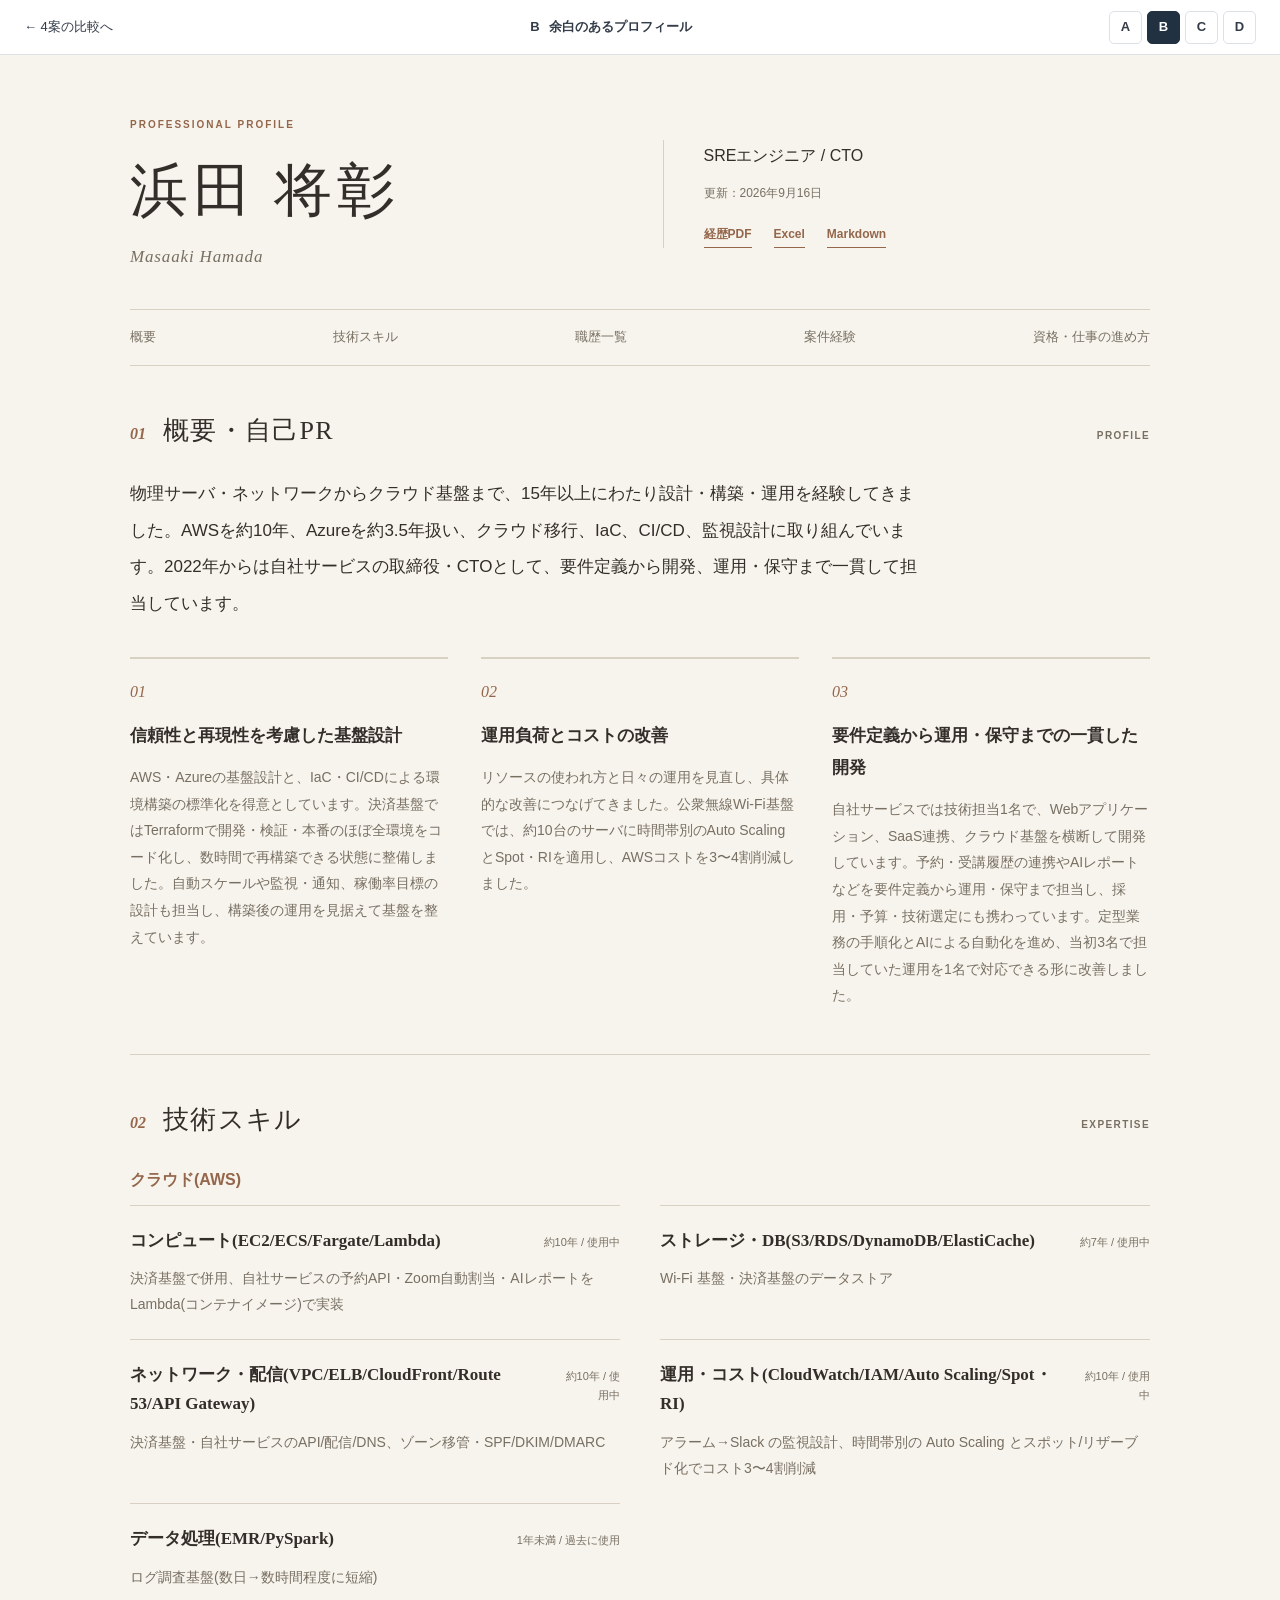
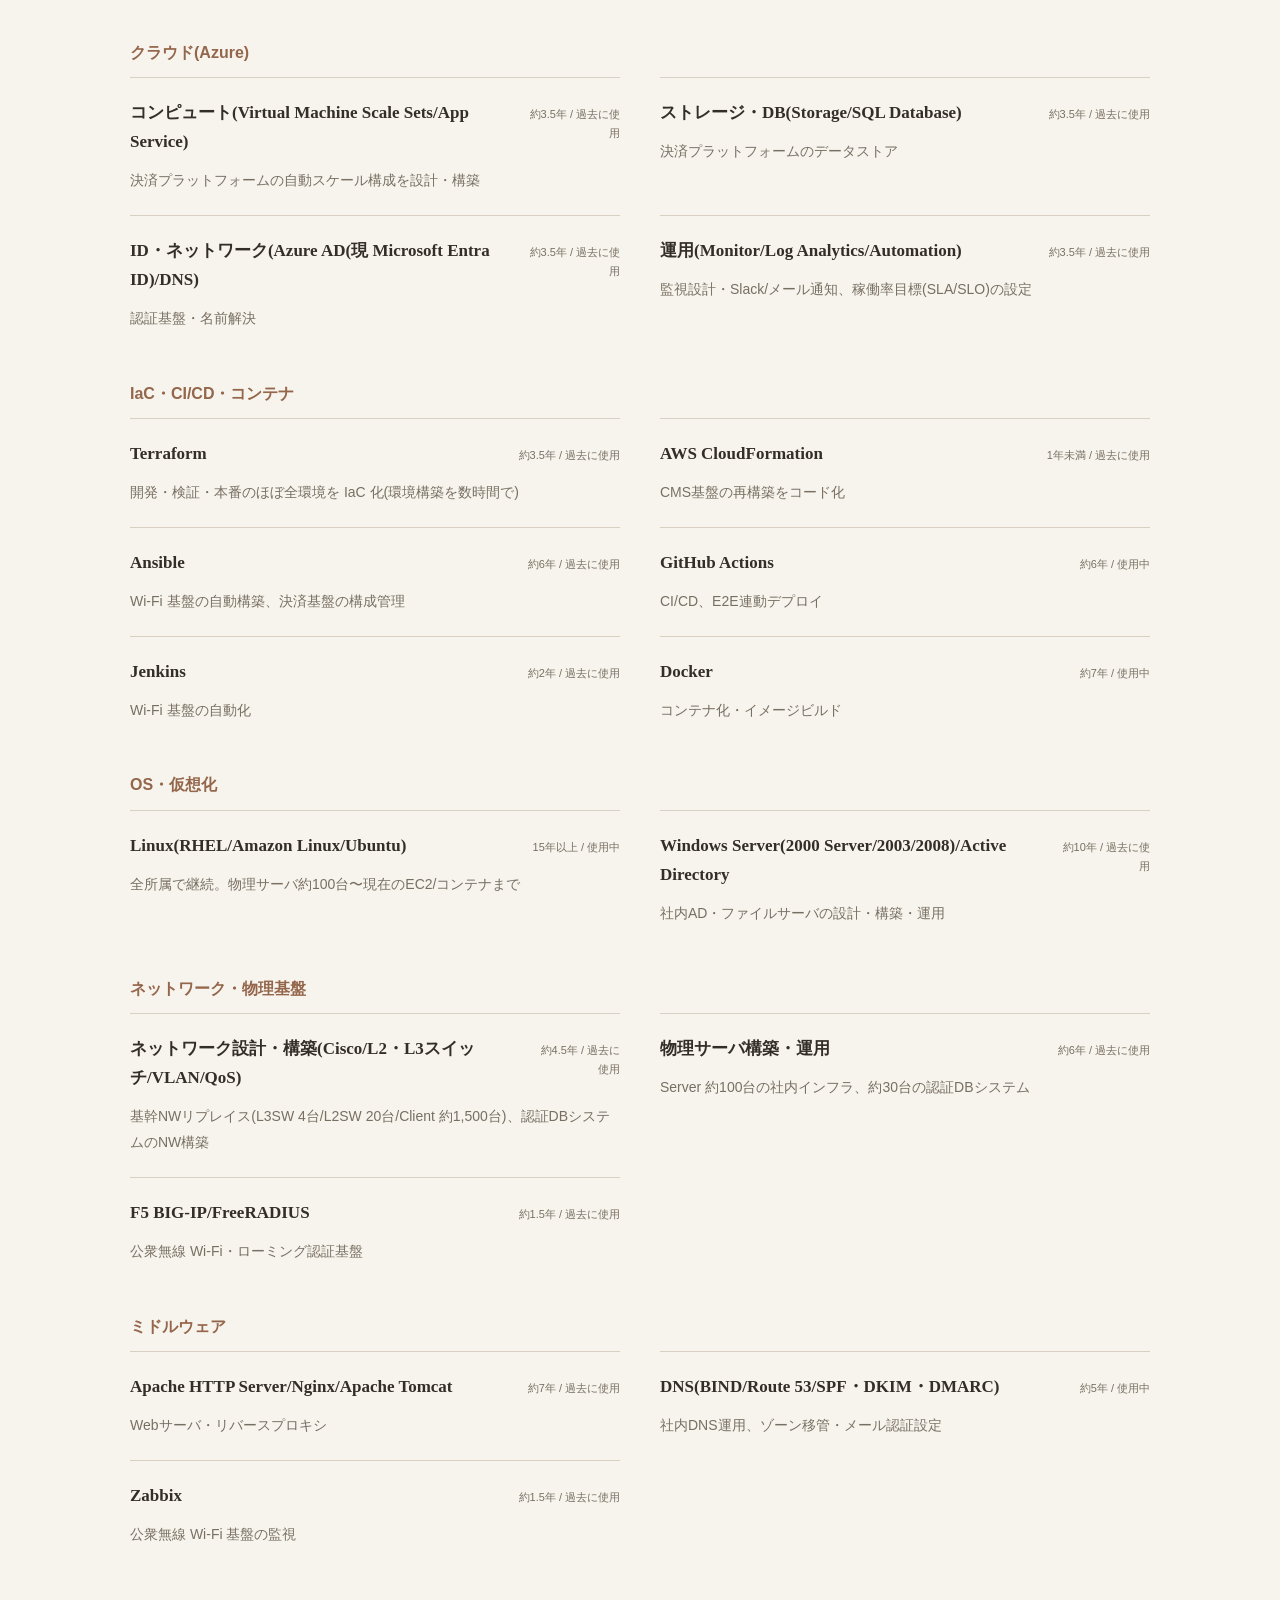
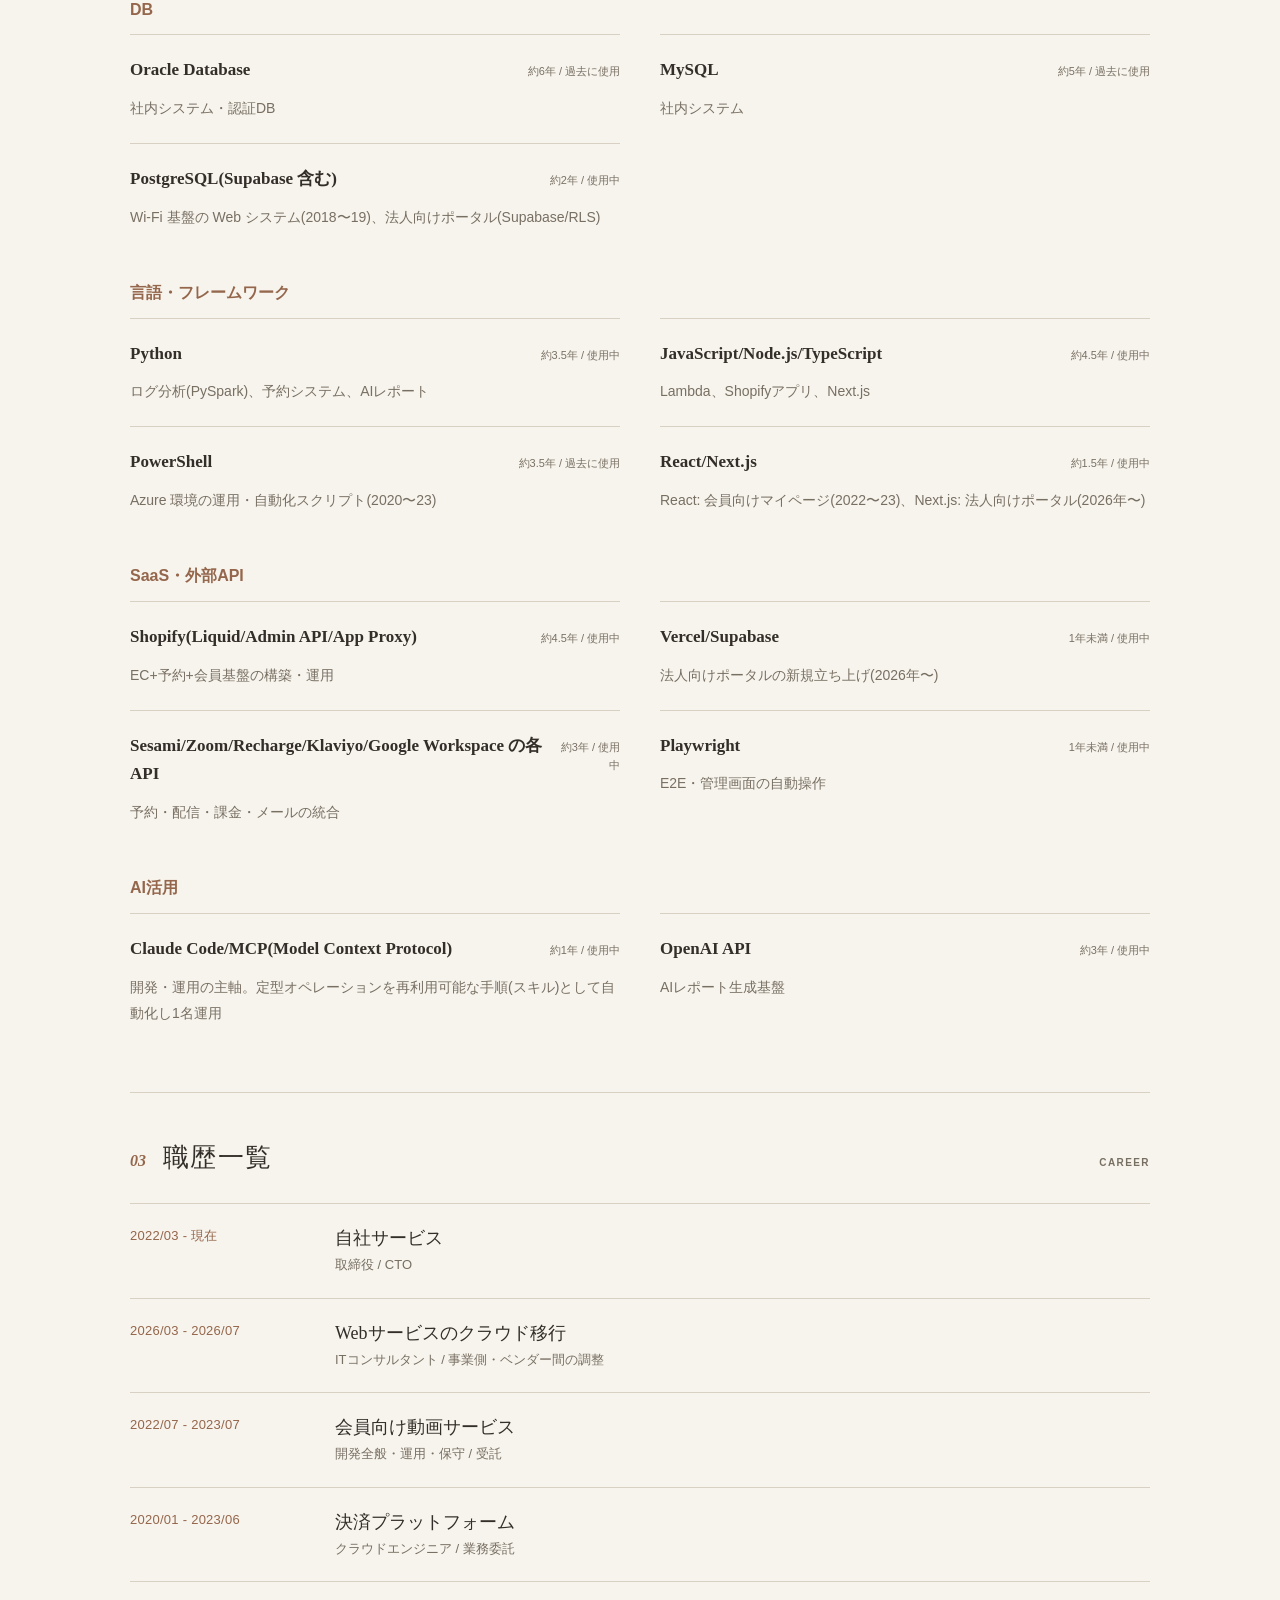
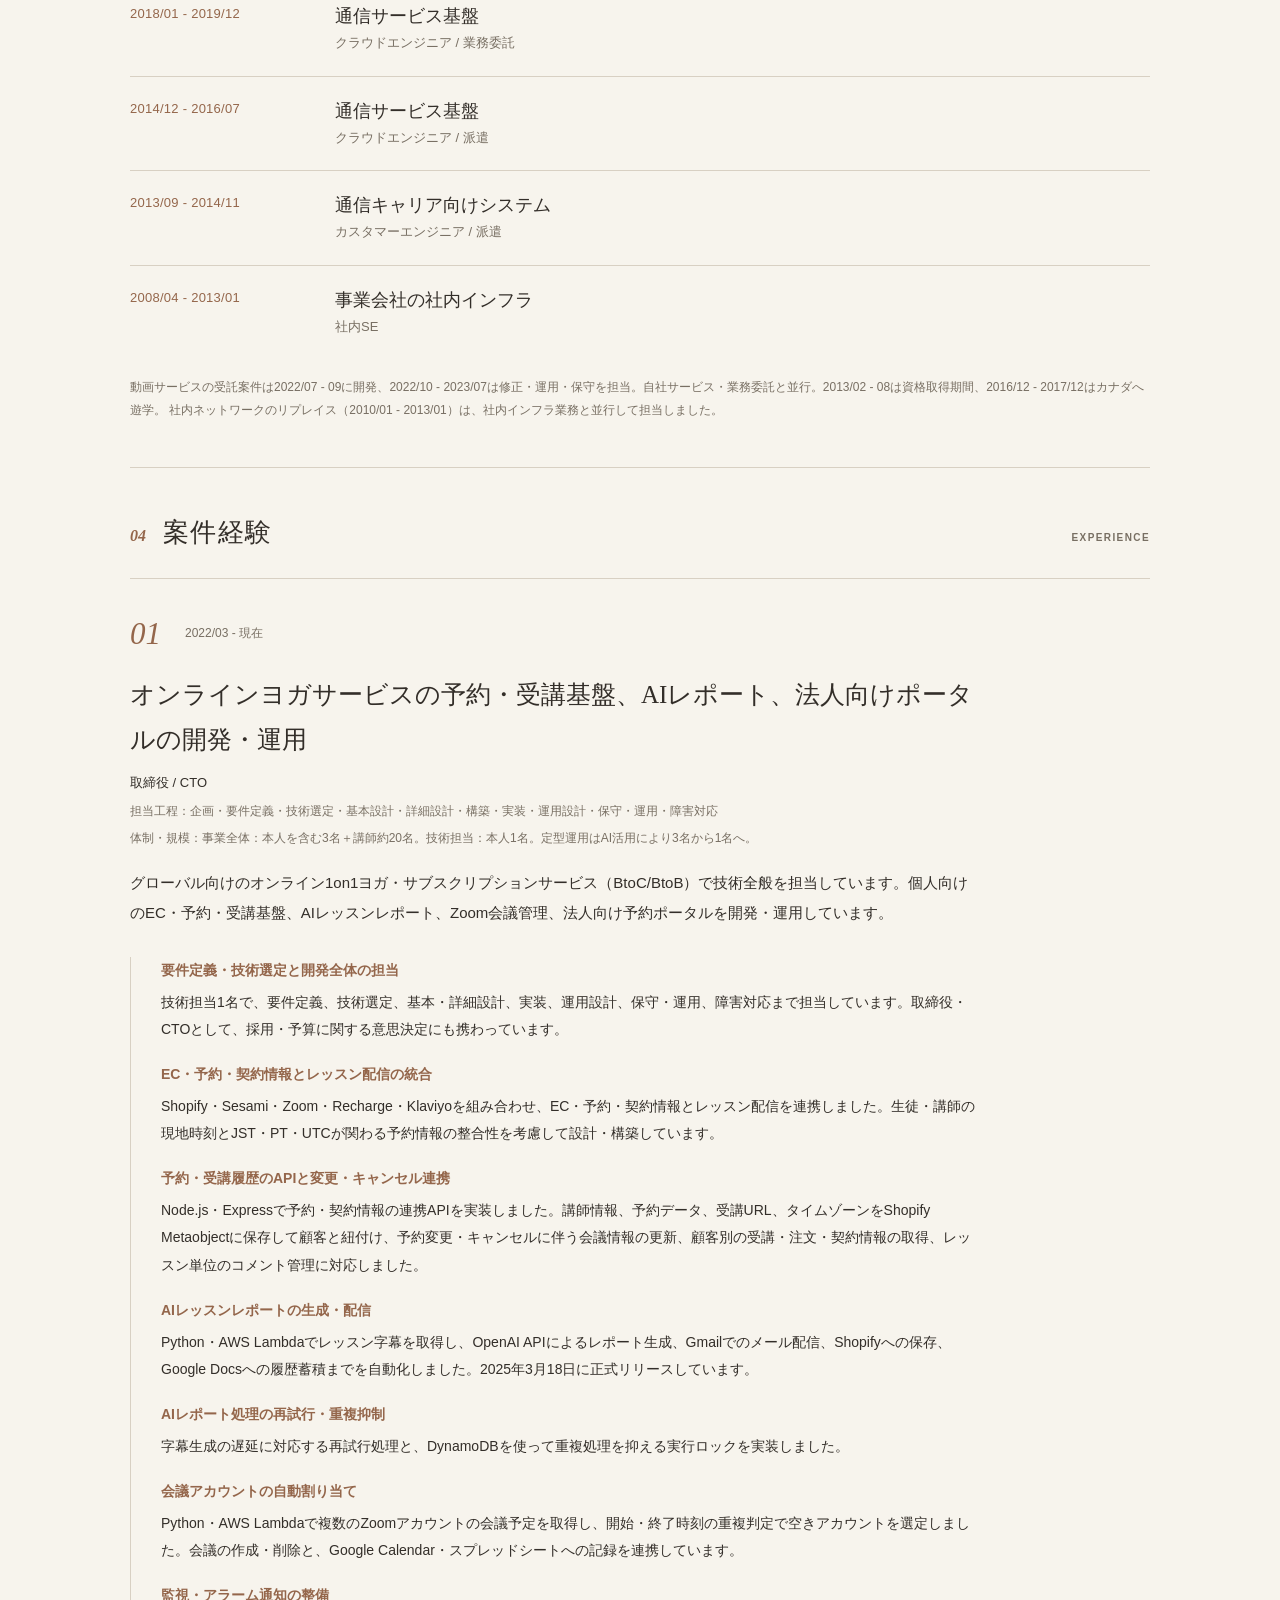
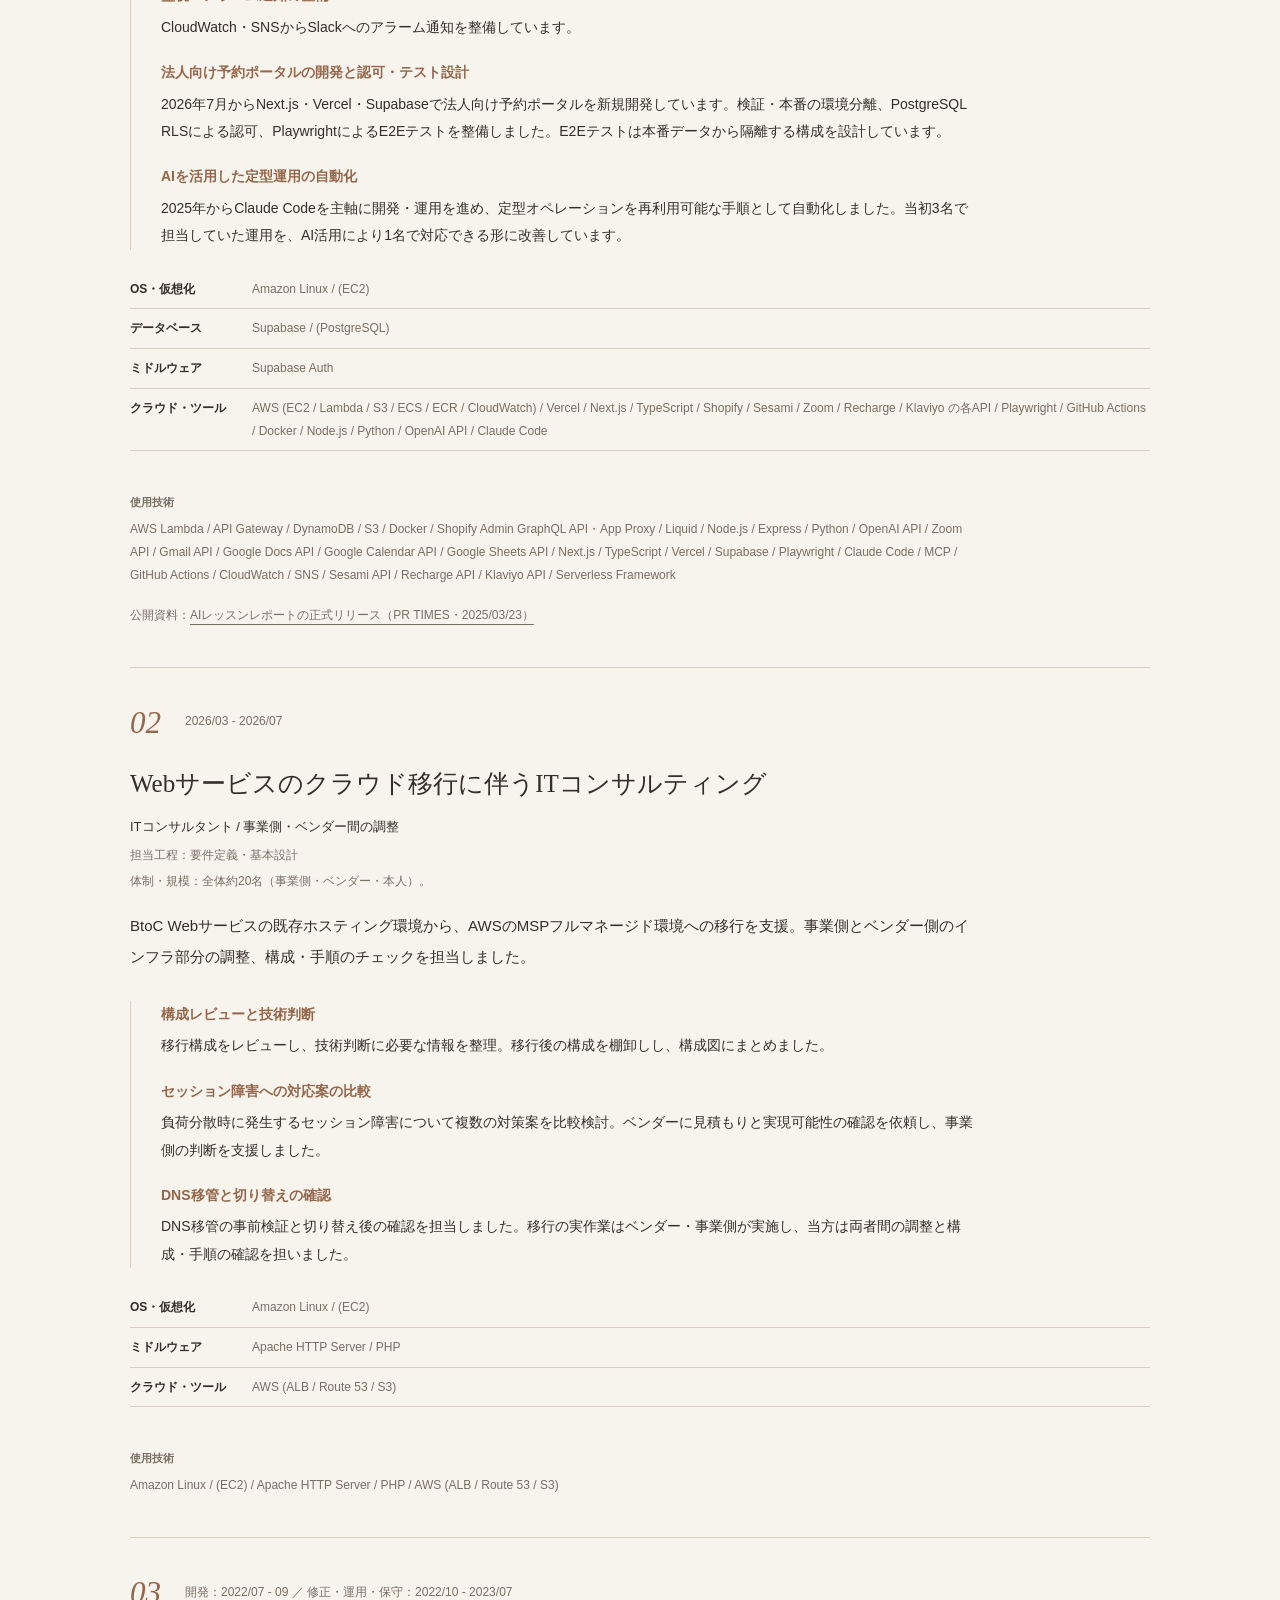
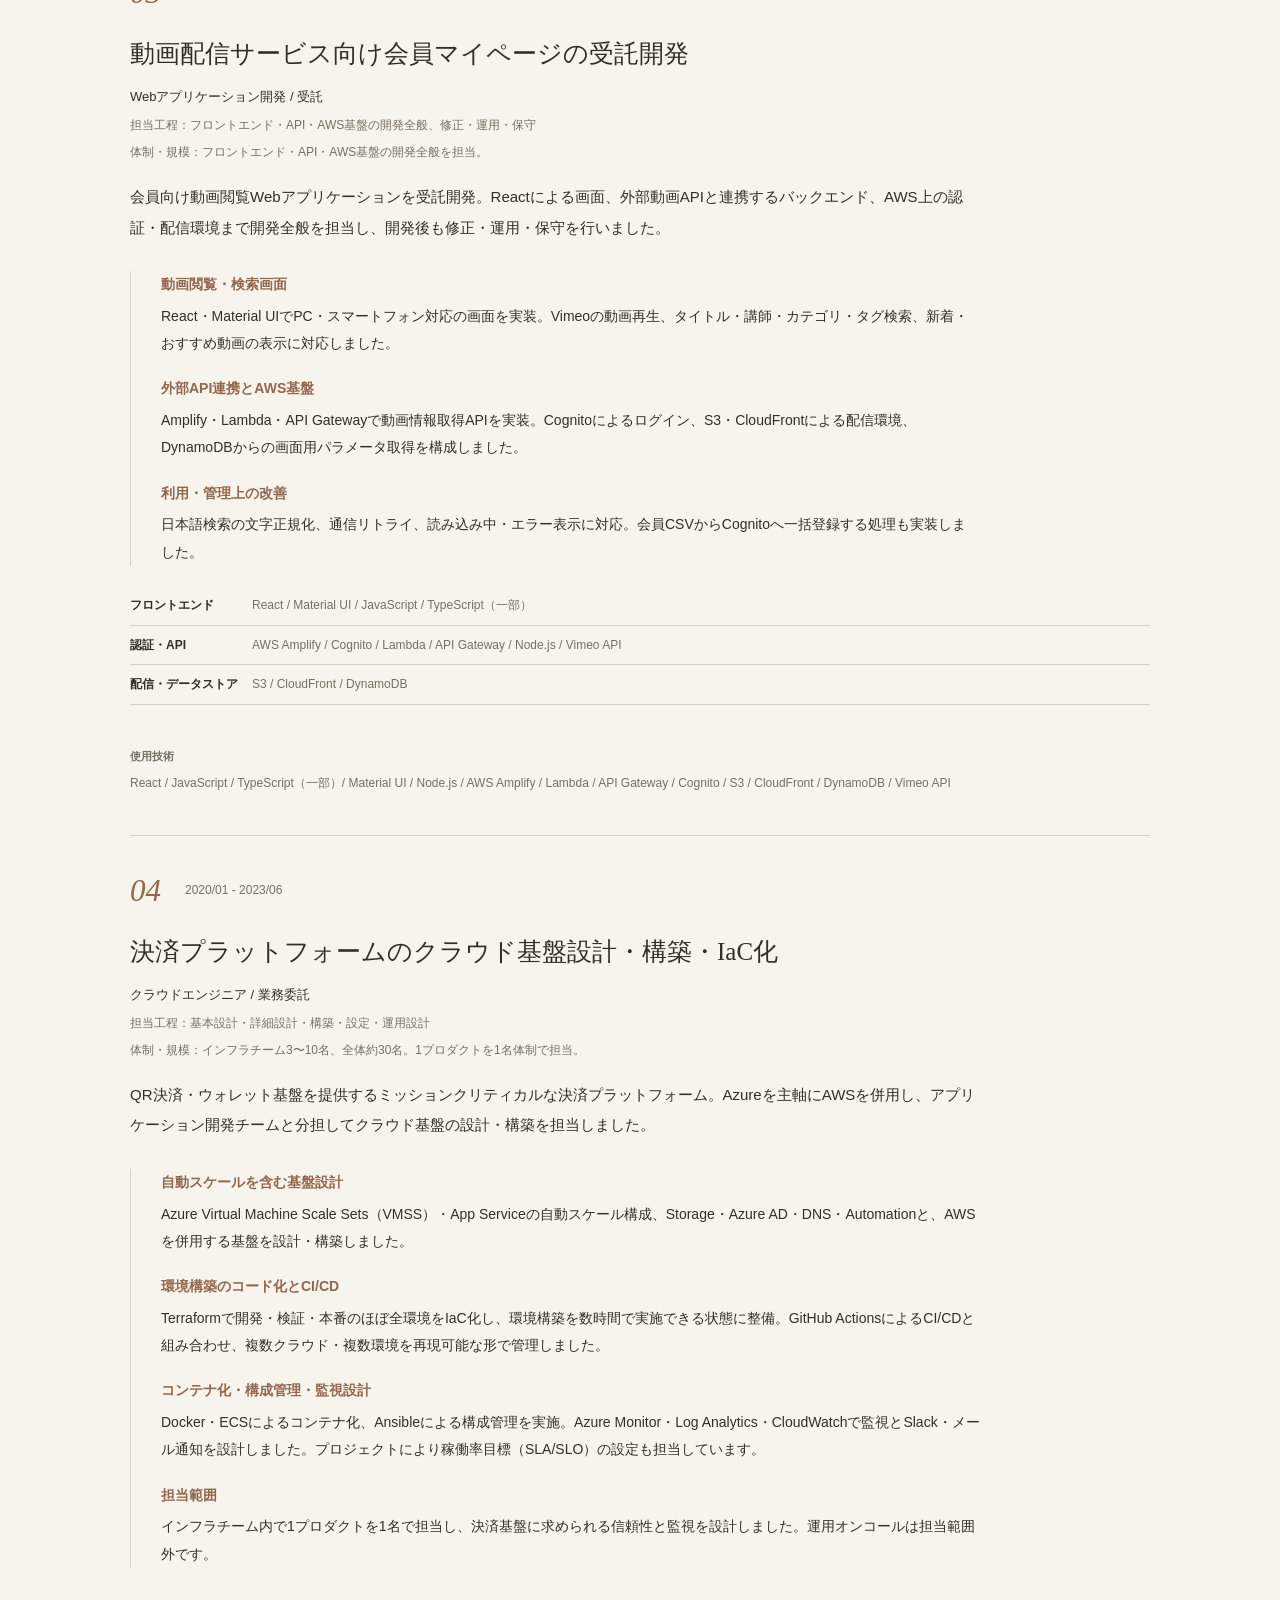
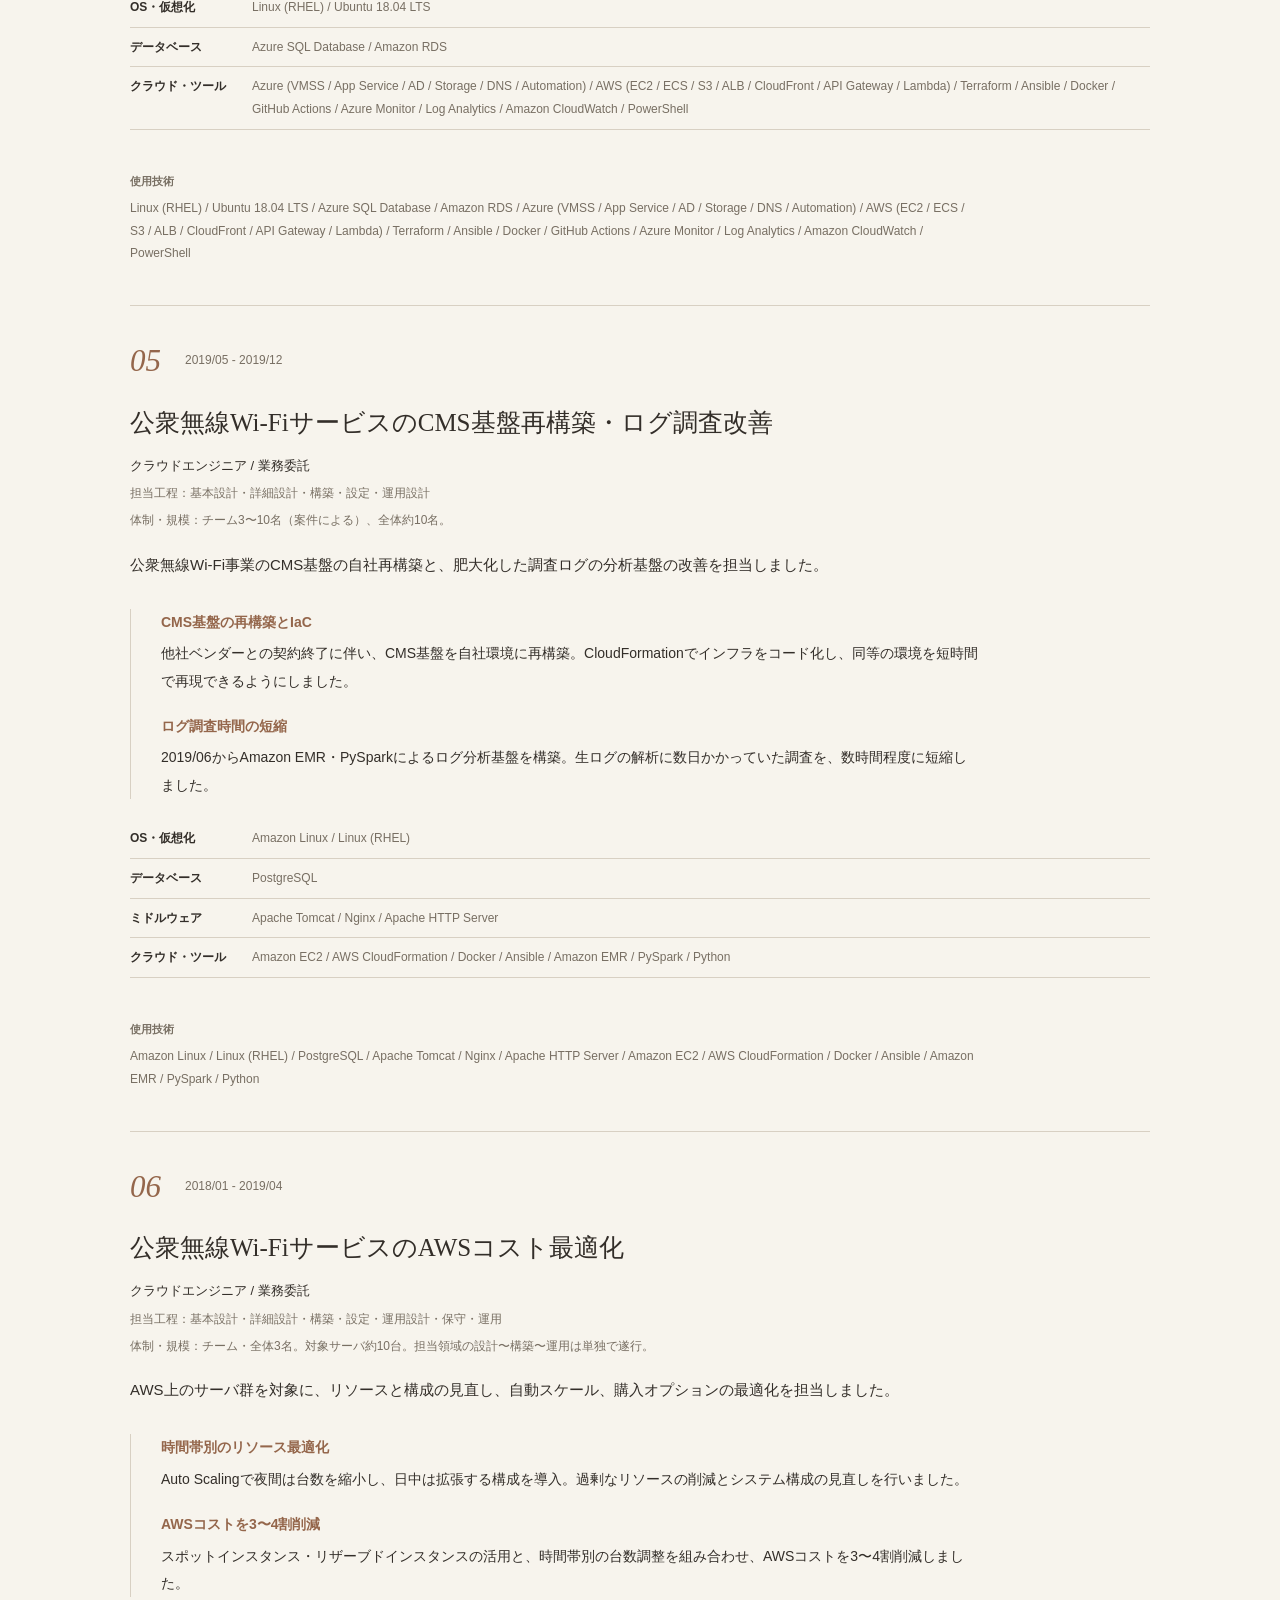
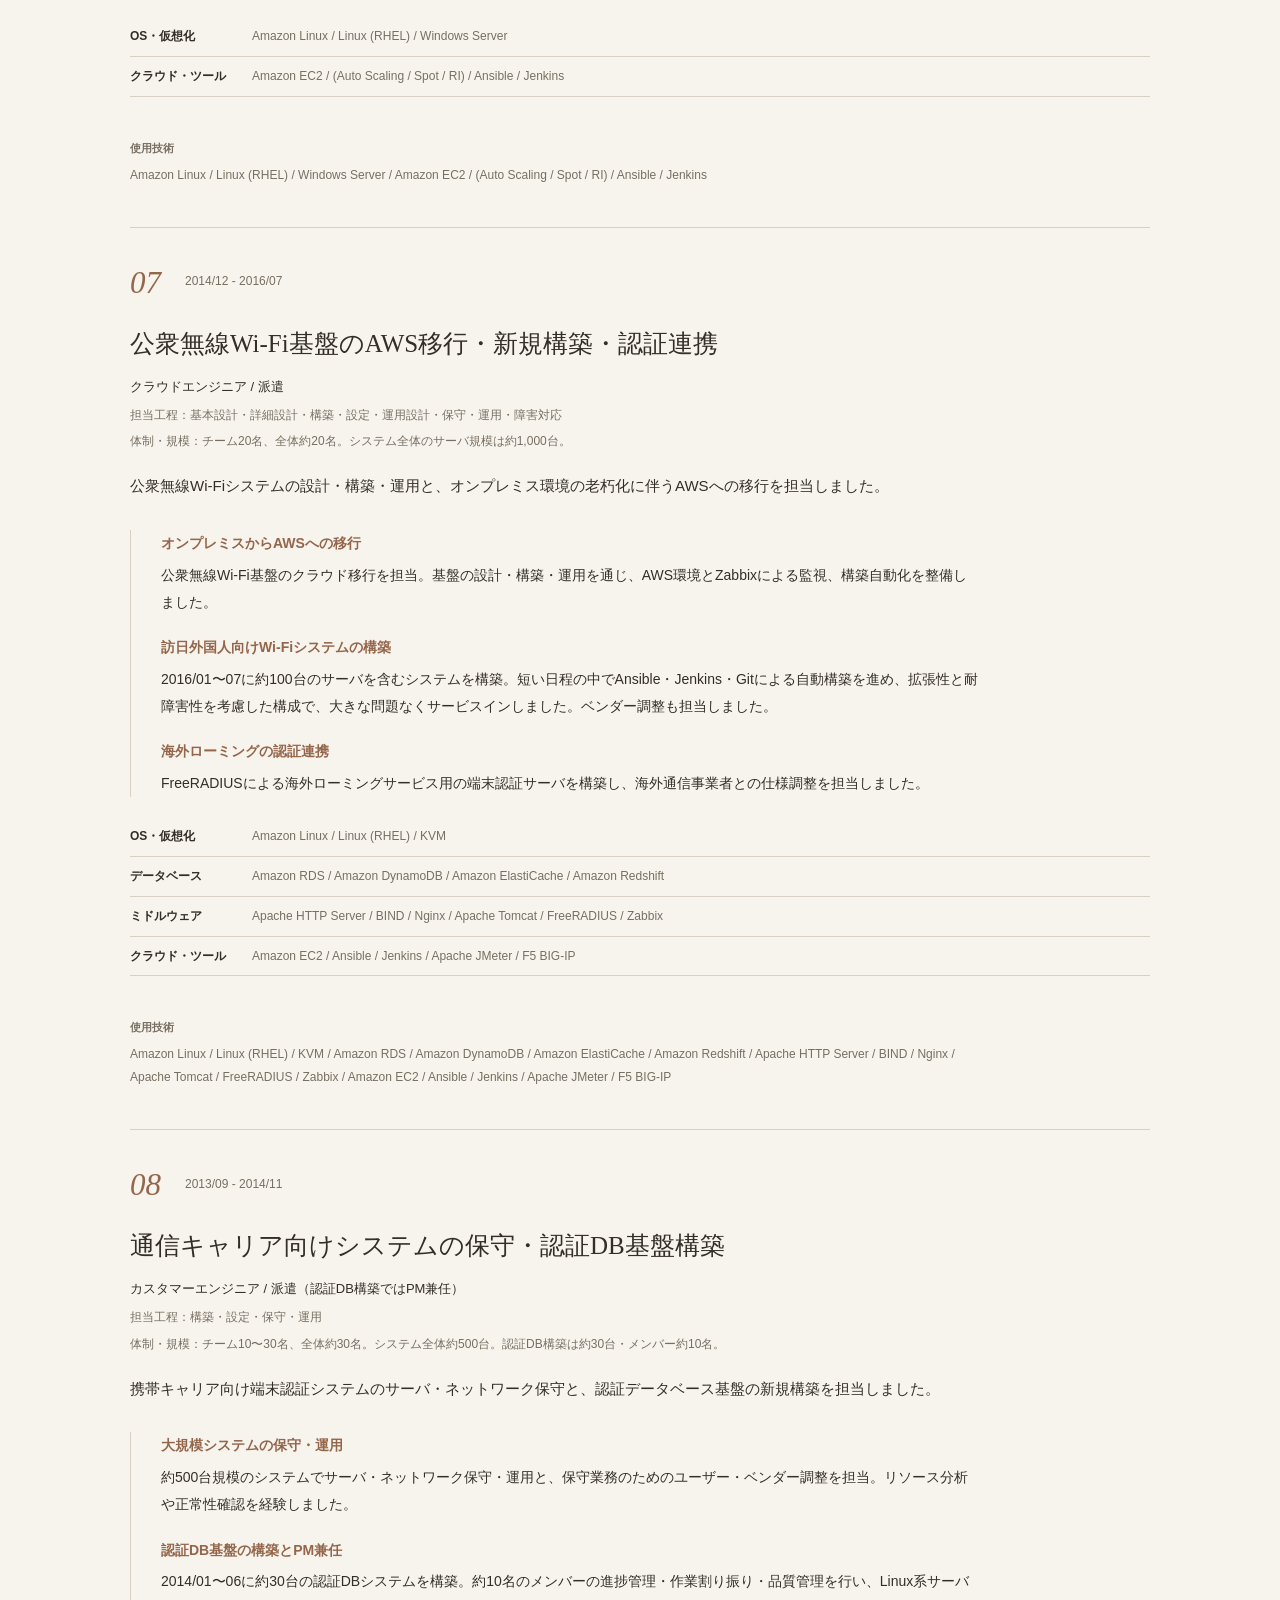
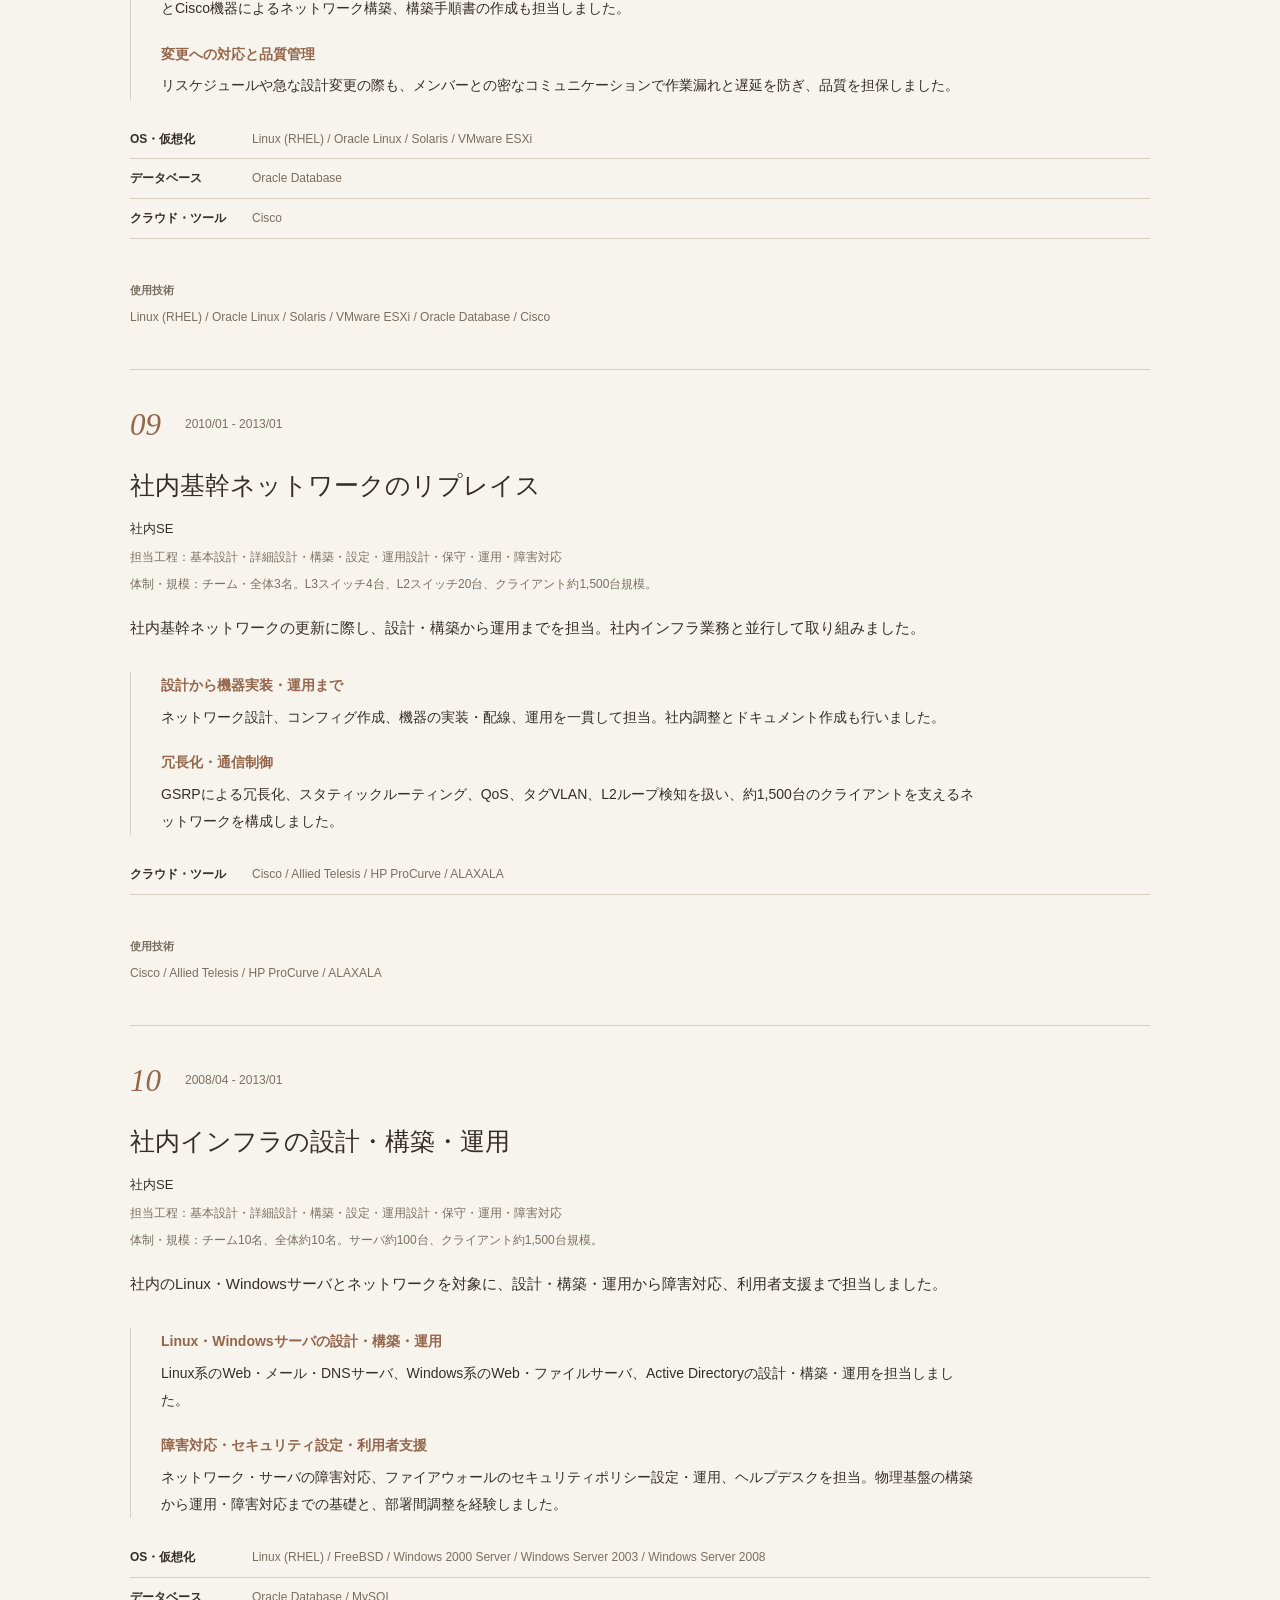
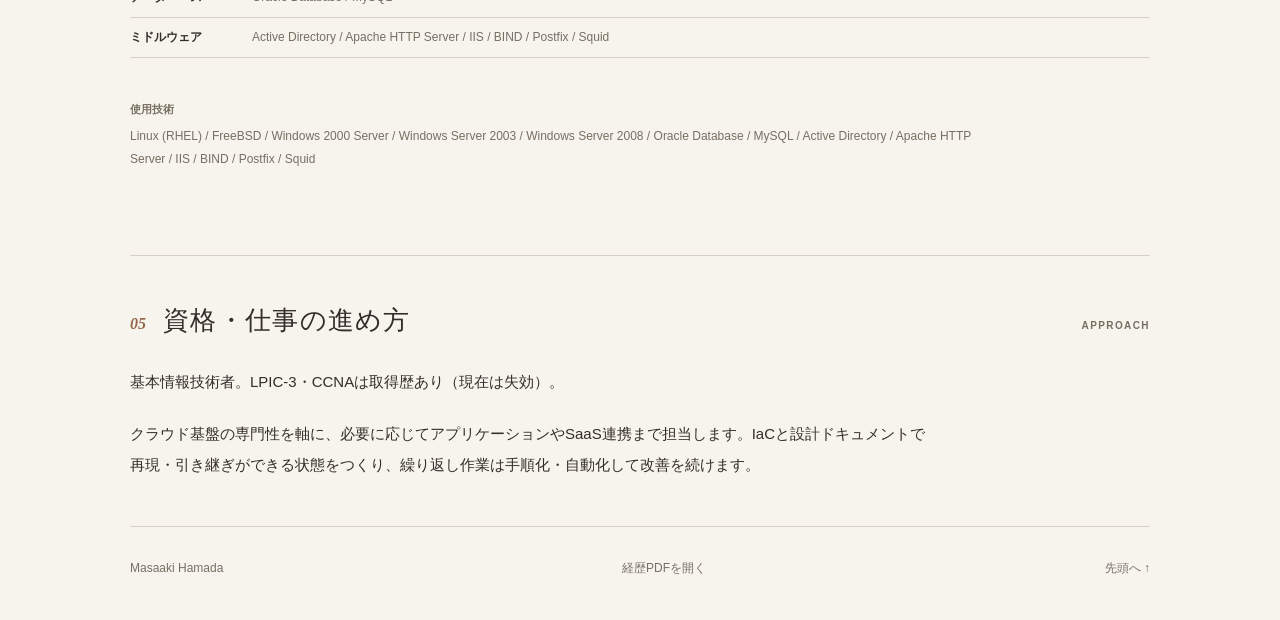
<file: docs/designs/b/index.html>
<!doctype html><html lang="ja"><head><meta charset="utf-8"><meta name="viewport" content="width=device-width,initial-scale=1"><meta name="robots" content="noindex,nofollow"><title>B案 余白のあるプロフィール | 浜田 将彰</title><meta name="description" content="浜田将彰の職務経歴書・デザイン比較用ページ。"><script>if(new URLSearchParams(location.search).has('embed'))document.documentElement.dataset.embed='true';</script><link rel="stylesheet" href="../common.css?v=aee5087698cb"><link rel="stylesheet" href="../b.css?v=aee5087698cb"><script defer src="../navigation.js?v=aee5087698cb"></script></head><body class="design-b"><a class="skip" href="#main">本文へ移動</a><div class="comparison-bar"><a class="back-link" href="../?v=aee5087698cb">← 4案の比較へ</a><span class="current-design">B <span>余白のあるプロフィール</span></span><nav aria-label="デザインの切り替え"><a href="../a/?v=aee5087698cb" data-switch="a"  aria-label="A案：端正なドキュメント">A</a><a href="../b/?v=aee5087698cb" data-switch="b" aria-current=page aria-label="B案：余白のあるプロフィール">B</a><a href="../c/?v=aee5087698cb" data-switch="c"  aria-label="C案：エンジニアノート">C</a><a href="../d/?v=aee5087698cb" data-switch="d"  aria-label="D案：キャリアタイムライン">D</a></nav></div><div class="resume-shell"><main id="main"><header class="identity" id="top"><div class="identity-name"><p class="eyebrow">PROFESSIONAL PROFILE</p><h1>浜田 将彰</h1><p class="name-en">Masaaki Hamada</p></div><div class="identity-info"><p class="role">SREエンジニア / CTO</p><p class="updated">更新：2026年9月16日</p><div class="export-links"><a class="pdf-link" href="../../resume.pdf?v=de85b5a75e7f">経歴PDF</a><a class="pdf-link" href="../../skillsheet.xlsx?v=de85b5a75e7f">Excel</a><a class="pdf-link" href="../../resume.md?v=de85b5a75e7f">Markdown</a></div></div></header><nav class="page-nav" aria-label="ページ目次"><a href="#summary">概要</a><a href="#skills">技術スキル</a><a href="#history">職歴一覧</a><a href="#experience">案件経験</a><a href="#about">資格・仕事の進め方</a></nav><section id="summary" class="section section-summary"><header class="section-heading"><span class="section-number">01</span><h2>概要・自己PR</h2><span class="section-en">PROFILE</span></header><div class="section-content"><p class="summary-text">物理サーバ・ネットワークからクラウド基盤まで、15年以上にわたり設計・構築・運用を経験してきました。AWSを約10年、Azureを約3.5年扱い、クラウド移行、IaC、CI/CD、監視設計に取り組んでいます。2022年からは自社サービスの取締役・CTOとして、要件定義から開発、運用・保守まで一貫して担当しています。</p><ul class="strengths"><li><span class="strength-index">01</span><div><h3>信頼性と再現性を考慮した基盤設計</h3><p>AWS・Azureの基盤設計と、IaC・CI/CDによる環境構築の標準化を得意としています。決済基盤ではTerraformで開発・検証・本番のほぼ全環境をコード化し、数時間で再構築できる状態に整備しました。自動スケールや監視・通知、稼働率目標の設計も担当し、構築後の運用を見据えて基盤を整えています。</p></div></li><li><span class="strength-index">02</span><div><h3>運用負荷とコストの改善</h3><p>リソースの使われ方と日々の運用を見直し、具体的な改善につなげてきました。公衆無線Wi-Fi基盤では、約10台のサーバに時間帯別のAuto ScalingとSpot・RIを適用し、AWSコストを3〜4割削減しました。</p></div></li><li><span class="strength-index">03</span><div><h3>要件定義から運用・保守までの一貫した開発</h3><p>自社サービスでは技術担当1名で、Webアプリケーション、SaaS連携、クラウド基盤を横断して開発しています。予約・受講履歴の連携やAIレポートなどを要件定義から運用・保守まで担当し、採用・予算・技術選定にも携わっています。定型業務の手順化とAIによる自動化を進め、当初3名で担当していた運用を1名で対応できる形に改善しました。</p></div></li></ul></div></section><section id="skills" class="section section-skills"><header class="section-heading"><span class="section-number">02</span><h2>技術スキル</h2><span class="section-en">EXPERTISE</span></header><div class="section-content"><p class="note"></p><div class="skill-group"><h3>クラウド(AWS)</h3><dl class="skills"><div class="skill-row"><dt>コンピュート(EC2/ECS/Fargate/Lambda)<span>約10年 / 使用中</span></dt><dd>決済基盤で併用、自社サービスの予約API・Zoom自動割当・AIレポートを Lambda(コンテナイメージ)で実装</dd></div><div class="skill-row"><dt>ストレージ・DB(S3/RDS/DynamoDB/ElastiCache)<span>約7年 / 使用中</span></dt><dd>Wi-Fi 基盤・決済基盤のデータストア</dd></div><div class="skill-row"><dt>ネットワーク・配信(VPC/ELB/CloudFront/Route 53/API Gateway)<span>約10年 / 使用中</span></dt><dd>決済基盤・自社サービスのAPI/配信/DNS、ゾーン移管・SPF/DKIM/DMARC</dd></div><div class="skill-row"><dt>運用・コスト(CloudWatch/IAM/Auto Scaling/Spot・RI)<span>約10年 / 使用中</span></dt><dd>アラーム→Slack の監視設計、時間帯別の Auto Scaling とスポット/リザーブド化でコスト3〜4割削減</dd></div><div class="skill-row"><dt>データ処理(EMR/PySpark)<span>1年未満 / 過去に使用</span></dt><dd>ログ調査基盤(数日→数時間程度に短縮)</dd></div></dl></div><div class="skill-group"><h3>クラウド(Azure)</h3><dl class="skills"><div class="skill-row"><dt>コンピュート(Virtual Machine Scale Sets/App Service)<span>約3.5年 / 過去に使用</span></dt><dd>決済プラットフォームの自動スケール構成を設計・構築</dd></div><div class="skill-row"><dt>ストレージ・DB(Storage/SQL Database)<span>約3.5年 / 過去に使用</span></dt><dd>決済プラットフォームのデータストア</dd></div><div class="skill-row"><dt>ID・ネットワーク(Azure AD(現 Microsoft Entra ID)/DNS)<span>約3.5年 / 過去に使用</span></dt><dd>認証基盤・名前解決</dd></div><div class="skill-row"><dt>運用(Monitor/Log Analytics/Automation)<span>約3.5年 / 過去に使用</span></dt><dd>監視設計・Slack/メール通知、稼働率目標(SLA/SLO)の設定</dd></div></dl></div><div class="skill-group"><h3>IaC・CI/CD・コンテナ</h3><dl class="skills"><div class="skill-row"><dt>Terraform<span>約3.5年 / 過去に使用</span></dt><dd>開発・検証・本番のほぼ全環境を IaC 化(環境構築を数時間で)</dd></div><div class="skill-row"><dt>AWS CloudFormation<span>1年未満 / 過去に使用</span></dt><dd>CMS基盤の再構築をコード化</dd></div><div class="skill-row"><dt>Ansible<span>約6年 / 過去に使用</span></dt><dd>Wi-Fi 基盤の自動構築、決済基盤の構成管理</dd></div><div class="skill-row"><dt>GitHub Actions<span>約6年 / 使用中</span></dt><dd>CI/CD、E2E連動デプロイ</dd></div><div class="skill-row"><dt>Jenkins<span>約2年 / 過去に使用</span></dt><dd>Wi-Fi 基盤の自動化</dd></div><div class="skill-row"><dt>Docker<span>約7年 / 使用中</span></dt><dd>コンテナ化・イメージビルド</dd></div></dl></div><div class="skill-group"><h3>OS・仮想化</h3><dl class="skills"><div class="skill-row"><dt>Linux(RHEL/Amazon Linux/Ubuntu)<span>15年以上 / 使用中</span></dt><dd>全所属で継続。物理サーバ約100台〜現在のEC2/コンテナまで</dd></div><div class="skill-row"><dt>Windows Server(2000 Server/2003/2008)/Active Directory<span>約10年 / 過去に使用</span></dt><dd>社内AD・ファイルサーバの設計・構築・運用</dd></div></dl></div><div class="skill-group"><h3>ネットワーク・物理基盤</h3><dl class="skills"><div class="skill-row"><dt>ネットワーク設計・構築(Cisco/L2・L3スイッチ/VLAN/QoS)<span>約4.5年 / 過去に使用</span></dt><dd>基幹NWリプレイス(L3SW 4台/L2SW 20台/Client 約1,500台)、認証DBシステムのNW構築</dd></div><div class="skill-row"><dt>物理サーバ構築・運用<span>約6年 / 過去に使用</span></dt><dd>Server 約100台の社内インフラ、約30台の認証DBシステム</dd></div><div class="skill-row"><dt>F5 BIG-IP/FreeRADIUS<span>約1.5年 / 過去に使用</span></dt><dd>公衆無線 Wi-Fi・ローミング認証基盤</dd></div></dl></div><div class="skill-group"><h3>ミドルウェア</h3><dl class="skills"><div class="skill-row"><dt>Apache HTTP Server/Nginx/Apache Tomcat<span>約7年 / 過去に使用</span></dt><dd>Webサーバ・リバースプロキシ</dd></div><div class="skill-row"><dt>DNS(BIND/Route 53/SPF・DKIM・DMARC)<span>約5年 / 使用中</span></dt><dd>社内DNS運用、ゾーン移管・メール認証設定</dd></div><div class="skill-row"><dt>Zabbix<span>約1.5年 / 過去に使用</span></dt><dd>公衆無線 Wi-Fi 基盤の監視</dd></div></dl></div><div class="skill-group"><h3>DB</h3><dl class="skills"><div class="skill-row"><dt>Oracle Database<span>約6年 / 過去に使用</span></dt><dd>社内システム・認証DB</dd></div><div class="skill-row"><dt>MySQL<span>約5年 / 過去に使用</span></dt><dd>社内システム</dd></div><div class="skill-row"><dt>PostgreSQL(Supabase 含む)<span>約2年 / 使用中</span></dt><dd>Wi-Fi 基盤の Web システム(2018〜19)、法人向けポータル(Supabase/RLS)</dd></div></dl></div><div class="skill-group"><h3>言語・フレームワーク</h3><dl class="skills"><div class="skill-row"><dt>Python<span>約3.5年 / 使用中</span></dt><dd>ログ分析(PySpark)、予約システム、AIレポート</dd></div><div class="skill-row"><dt>JavaScript/Node.js/TypeScript<span>約4.5年 / 使用中</span></dt><dd>Lambda、Shopifyアプリ、Next.js</dd></div><div class="skill-row"><dt>PowerShell<span>約3.5年 / 過去に使用</span></dt><dd>Azure 環境の運用・自動化スクリプト(2020〜23)</dd></div><div class="skill-row"><dt>React/Next.js<span>約1.5年 / 使用中</span></dt><dd>React: 会員向けマイページ(2022〜23)、Next.js: 法人向けポータル(2026年〜)</dd></div></dl></div><div class="skill-group"><h3>SaaS・外部API</h3><dl class="skills"><div class="skill-row"><dt>Shopify(Liquid/Admin API/App Proxy)<span>約4.5年 / 使用中</span></dt><dd>EC+予約+会員基盤の構築・運用</dd></div><div class="skill-row"><dt>Vercel/Supabase<span>1年未満 / 使用中</span></dt><dd>法人向けポータルの新規立ち上げ(2026年〜)</dd></div><div class="skill-row"><dt>Sesami/Zoom/Recharge/Klaviyo/Google Workspace の各API<span>約3年 / 使用中</span></dt><dd>予約・配信・課金・メールの統合</dd></div><div class="skill-row"><dt>Playwright<span>1年未満 / 使用中</span></dt><dd>E2E・管理画面の自動操作</dd></div></dl></div><div class="skill-group"><h3>AI活用</h3><dl class="skills"><div class="skill-row"><dt>Claude Code/MCP(Model Context Protocol)<span>約1年 / 使用中</span></dt><dd>開発・運用の主軸。定型オペレーションを再利用可能な手順(スキル)として自動化し1名運用</dd></div><div class="skill-row"><dt>OpenAI API<span>約3年 / 使用中</span></dt><dd>AIレポート生成基盤</dd></div></dl></div></div></section><section id="history" class="section section-history"><header class="section-heading"><span class="section-number">03</span><h2>職歴一覧</h2><span class="section-en">CAREER</span></header><div class="section-content"><ol class="history"><li><span class="history-period">2022/03 - 現在</span><div><h3>自社サービス</h3><p>取締役 / CTO</p></div></li><li><span class="history-period">2026/03 - 2026/07</span><div><h3>Webサービスのクラウド移行</h3><p>ITコンサルタント / 事業側・ベンダー間の調整</p></div></li><li><span class="history-period">2022/07 - 2023/07</span><div><h3>会員向け動画サービス</h3><p>開発全般・運用・保守 / 受託</p></div></li><li><span class="history-period">2020/01 - 2023/06</span><div><h3>決済プラットフォーム</h3><p>クラウドエンジニア / 業務委託</p></div></li><li><span class="history-period">2018/01 - 2019/12</span><div><h3>通信サービス基盤</h3><p>クラウドエンジニア / 業務委託</p></div></li><li><span class="history-period">2014/12 - 2016/07</span><div><h3>通信サービス基盤</h3><p>クラウドエンジニア / 派遣</p></div></li><li><span class="history-period">2013/09 - 2014/11</span><div><h3>通信キャリア向けシステム</h3><p>カスタマーエンジニア / 派遣</p></div></li><li><span class="history-period">2008/04 - 2013/01</span><div><h3>事業会社の社内インフラ</h3><p>社内SE</p></div></li></ol><p class="note">動画サービスの受託案件は2022/07 - 09に開発、2022/10 - 2023/07は修正・運用・保守を担当。自社サービス・業務委託と並行。2013/02 - 08は資格取得期間、2016/12 - 2017/12はカナダへ遊学。 社内ネットワークのリプレイス（2010/01 - 2013/01）は、社内インフラ業務と並行して担当しました。</p></div></section><section id="experience" class="section section-experience"><header class="section-heading"><span class="section-number">04</span><h2>案件経験</h2><span class="section-en">EXPERIENCE</span></header><div class="section-content"><article class="project" id="own-service"><div class="project-aside"><span class="project-index">01</span><p class="period">2022/03 - 現在</p></div><div class="project-body"><h3>オンラインヨガサービスの予約・受講基盤、AIレポート、法人向けポータルの開発・運用</h3><p class="project-role">取締役 / CTO</p><p class="project-phases">担当工程：企画・要件定義・技術選定・基本設計・詳細設計・構築・実装・運用設計・保守・運用・障害対応</p><p class="project-phases">体制・規模：事業全体：本人を含む3名＋講師約20名。技術担当：本人1名。定型運用はAI活用により3名から1名へ。</p><p class="project-overview">グローバル向けのオンライン1on1ヨガ・サブスクリプションサービス（BtoC/BtoB）で技術全般を担当しています。個人向けのEC・予約・受講基盤、AIレッスンレポート、Zoom会議管理、法人向け予約ポータルを開発・運用しています。</p><ul class="project-items"><li><h4>要件定義・技術選定と開発全体の担当</h4><p>技術担当1名で、要件定義、技術選定、基本・詳細設計、実装、運用設計、保守・運用、障害対応まで担当しています。取締役・CTOとして、採用・予算に関する意思決定にも携わっています。</p></li><li><h4>EC・予約・契約情報とレッスン配信の統合</h4><p>Shopify・Sesami・Zoom・Recharge・Klaviyoを組み合わせ、EC・予約・契約情報とレッスン配信を連携しました。生徒・講師の現地時刻とJST・PT・UTCが関わる予約情報の整合性を考慮して設計・構築しています。</p></li><li><h4>予約・受講履歴のAPIと変更・キャンセル連携</h4><p>Node.js・Expressで予約・契約情報の連携APIを実装しました。講師情報、予約データ、受講URL、タイムゾーンをShopify Metaobjectに保存して顧客と紐付け、予約変更・キャンセルに伴う会議情報の更新、顧客別の受講・注文・契約情報の取得、レッスン単位のコメント管理に対応しました。</p></li><li><h4>AIレッスンレポートの生成・配信</h4><p>Python・AWS Lambdaでレッスン字幕を取得し、OpenAI APIによるレポート生成、Gmailでのメール配信、Shopifyへの保存、Google Docsへの履歴蓄積までを自動化しました。2025年3月18日に正式リリースしています。</p></li><li><h4>AIレポート処理の再試行・重複抑制</h4><p>字幕生成の遅延に対応する再試行処理と、DynamoDBを使って重複処理を抑える実行ロックを実装しました。</p></li><li><h4>会議アカウントの自動割り当て</h4><p>Python・AWS Lambdaで複数のZoomアカウントの会議予定を取得し、開始・終了時刻の重複判定で空きアカウントを選定しました。会議の作成・削除と、Google Calendar・スプレッドシートへの記録を連携しています。</p></li><li><h4>監視・アラーム通知の整備</h4><p>CloudWatch・SNSからSlackへのアラーム通知を整備しています。</p></li><li><h4>法人向け予約ポータルの開発と認可・テスト設計</h4><p>2026年7月からNext.js・Vercel・Supabaseで法人向け予約ポータルを新規開発しています。検証・本番の環境分離、PostgreSQL RLSによる認可、PlaywrightによるE2Eテストを整備しました。E2Eテストは本番データから隔離する構成を設計しています。</p></li><li><h4>AIを活用した定型運用の自動化</h4><p>2025年からClaude Codeを主軸に開発・運用を進め、定型オペレーションを再利用可能な手順として自動化しました。当初3名で担当していた運用を、AI活用により1名で対応できる形に改善しています。</p></li></ul><dl class="environment"><div><dt>OS・仮想化</dt><dd>Amazon Linux / (EC2)</dd></div><div><dt>データベース</dt><dd>Supabase / (PostgreSQL)</dd></div><div><dt>ミドルウェア</dt><dd>Supabase Auth</dd></div><div><dt>クラウド・ツール</dt><dd>AWS (EC2 / Lambda / S3 / ECS / ECR / CloudWatch) / Vercel / Next.js / TypeScript / Shopify / Sesami / Zoom / Recharge / Klaviyo の各API / Playwright / GitHub Actions / Docker / Node.js / Python / OpenAI API / Claude Code</dd></div></dl><p class="tech"><span>使用技術</span>AWS Lambda / API Gateway / DynamoDB / S3 / Docker / Shopify Admin GraphQL API・App Proxy / Liquid / Node.js / Express / Python / OpenAI API / Zoom API / Gmail API / Google Docs API / Google Calendar API / Google Sheets API / Next.js / TypeScript / Vercel / Supabase / Playwright / Claude Code / MCP / GitHub Actions / CloudWatch / SNS / Sesami API / Recharge API / Klaviyo API / Serverless Framework</p><p class="note">公開資料：<a href="https://prtimes.jp/main/html/rd/p/000000002.000119830.html">AIレッスンレポートの正式リリース（PR TIMES・2025/03/23）</a></p></div></article><article class="project" id="cloud-consulting"><div class="project-aside"><span class="project-index">02</span><p class="period">2026/03 - 2026/07</p></div><div class="project-body"><h3>Webサービスのクラウド移行に伴うITコンサルティング</h3><p class="project-role">ITコンサルタント / 事業側・ベンダー間の調整</p><p class="project-phases">担当工程：要件定義・基本設計</p><p class="project-phases">体制・規模：全体約20名（事業側・ベンダー・本人）。</p><p class="project-overview">BtoC Webサービスの既存ホスティング環境から、AWSのMSPフルマネージド環境への移行を支援。事業側とベンダー側のインフラ部分の調整、構成・手順のチェックを担当しました。</p><ul class="project-items"><li><h4>構成レビューと技術判断</h4><p>移行構成をレビューし、技術判断に必要な情報を整理。移行後の構成を棚卸しし、構成図にまとめました。</p></li><li><h4>セッション障害への対応案の比較</h4><p>負荷分散時に発生するセッション障害について複数の対策案を比較検討。ベンダーに見積もりと実現可能性の確認を依頼し、事業側の判断を支援しました。</p></li><li><h4>DNS移管と切り替えの確認</h4><p>DNS移管の事前検証と切り替え後の確認を担当しました。移行の実作業はベンダー・事業側が実施し、当方は両者間の調整と構成・手順の確認を担いました。</p></li></ul><dl class="environment"><div><dt>OS・仮想化</dt><dd>Amazon Linux / (EC2)</dd></div><div><dt>ミドルウェア</dt><dd>Apache HTTP Server / PHP</dd></div><div><dt>クラウド・ツール</dt><dd>AWS (ALB / Route 53 / S3)</dd></div></dl><p class="tech"><span>使用技術</span>Amazon Linux / (EC2) / Apache HTTP Server / PHP / AWS (ALB / Route 53 / S3)</p></div></article><article class="project" id="member-video"><div class="project-aside"><span class="project-index">03</span><p class="period">開発：2022/07 - 09 ／ 修正・運用・保守：2022/10 - 2023/07</p></div><div class="project-body"><h3>動画配信サービス向け会員マイページの受託開発</h3><p class="project-role">Webアプリケーション開発 / 受託</p><p class="project-phases">担当工程：フロントエンド・API・AWS基盤の開発全般、修正・運用・保守</p><p class="project-phases">体制・規模：フロントエンド・API・AWS基盤の開発全般を担当。</p><p class="project-overview">会員向け動画閲覧Webアプリケーションを受託開発。Reactによる画面、外部動画APIと連携するバックエンド、AWS上の認証・配信環境まで開発全般を担当し、開発後も修正・運用・保守を行いました。</p><ul class="project-items"><li><h4>動画閲覧・検索画面</h4><p>React・Material UIでPC・スマートフォン対応の画面を実装。Vimeoの動画再生、タイトル・講師・カテゴリ・タグ検索、新着・おすすめ動画の表示に対応しました。</p></li><li><h4>外部API連携とAWS基盤</h4><p>Amplify・Lambda・API Gatewayで動画情報取得APIを実装。Cognitoによるログイン、S3・CloudFrontによる配信環境、DynamoDBからの画面用パラメータ取得を構成しました。</p></li><li><h4>利用・管理上の改善</h4><p>日本語検索の文字正規化、通信リトライ、読み込み中・エラー表示に対応。会員CSVからCognitoへ一括登録する処理も実装しました。</p></li></ul><dl class="environment"><div><dt>フロントエンド</dt><dd>React / Material UI / JavaScript / TypeScript（一部）</dd></div><div><dt>認証・API</dt><dd>AWS Amplify / Cognito / Lambda / API Gateway / Node.js / Vimeo API</dd></div><div><dt>配信・データストア</dt><dd>S3 / CloudFront / DynamoDB</dd></div></dl><p class="tech"><span>使用技術</span>React / JavaScript / TypeScript（一部）/ Material UI / Node.js / AWS Amplify / Lambda / API Gateway / Cognito / S3 / CloudFront / DynamoDB / Vimeo API</p></div></article><article class="project" id="payments"><div class="project-aside"><span class="project-index">04</span><p class="period">2020/01 - 2023/06</p></div><div class="project-body"><h3>決済プラットフォームのクラウド基盤設計・構築・IaC化</h3><p class="project-role">クラウドエンジニア / 業務委託</p><p class="project-phases">担当工程：基本設計・詳細設計・構築・設定・運用設計</p><p class="project-phases">体制・規模：インフラチーム3〜10名、全体約30名。1プロダクトを1名体制で担当。</p><p class="project-overview">QR決済・ウォレット基盤を提供するミッションクリティカルな決済プラットフォーム。Azureを主軸にAWSを併用し、アプリケーション開発チームと分担してクラウド基盤の設計・構築を担当しました。</p><ul class="project-items"><li><h4>自動スケールを含む基盤設計</h4><p>Azure Virtual Machine Scale Sets（VMSS）・App Serviceの自動スケール構成、Storage・Azure AD・DNS・Automationと、AWSを併用する基盤を設計・構築しました。</p></li><li><h4>環境構築のコード化とCI/CD</h4><p>Terraformで開発・検証・本番のほぼ全環境をIaC化し、環境構築を数時間で実施できる状態に整備。GitHub ActionsによるCI/CDと組み合わせ、複数クラウド・複数環境を再現可能な形で管理しました。</p></li><li><h4>コンテナ化・構成管理・監視設計</h4><p>Docker・ECSによるコンテナ化、Ansibleによる構成管理を実施。Azure Monitor・Log Analytics・CloudWatchで監視とSlack・メール通知を設計しました。プロジェクトにより稼働率目標（SLA/SLO）の設定も担当しています。</p></li><li><h4>担当範囲</h4><p>インフラチーム内で1プロダクトを1名で担当し、決済基盤に求められる信頼性と監視を設計しました。運用オンコールは担当範囲外です。</p></li></ul><dl class="environment"><div><dt>OS・仮想化</dt><dd>Linux (RHEL) / Ubuntu 18.04 LTS</dd></div><div><dt>データベース</dt><dd>Azure SQL Database / Amazon RDS</dd></div><div><dt>クラウド・ツール</dt><dd>Azure (VMSS / App Service / AD / Storage / DNS / Automation) / AWS (EC2 / ECS / S3 / ALB / CloudFront / API Gateway / Lambda) / Terraform / Ansible / Docker / GitHub Actions / Azure Monitor / Log Analytics / Amazon CloudWatch / PowerShell</dd></div></dl><p class="tech"><span>使用技術</span>Linux (RHEL) / Ubuntu 18.04 LTS / Azure SQL Database / Amazon RDS / Azure (VMSS / App Service / AD / Storage / DNS / Automation) / AWS (EC2 / ECS / S3 / ALB / CloudFront / API Gateway / Lambda) / Terraform / Ansible / Docker / GitHub Actions / Azure Monitor / Log Analytics / Amazon CloudWatch / PowerShell</p></div></article><article class="project" id="telecom-cms"><div class="project-aside"><span class="project-index">05</span><p class="period">2019/05 - 2019/12</p></div><div class="project-body"><h3>公衆無線Wi-FiサービスのCMS基盤再構築・ログ調査改善</h3><p class="project-role">クラウドエンジニア / 業務委託</p><p class="project-phases">担当工程：基本設計・詳細設計・構築・設定・運用設計</p><p class="project-phases">体制・規模：チーム3〜10名（案件による）、全体約10名。</p><p class="project-overview">公衆無線Wi-Fi事業のCMS基盤の自社再構築と、肥大化した調査ログの分析基盤の改善を担当しました。</p><ul class="project-items"><li><h4>CMS基盤の再構築とIaC</h4><p>他社ベンダーとの契約終了に伴い、CMS基盤を自社環境に再構築。CloudFormationでインフラをコード化し、同等の環境を短時間で再現できるようにしました。</p></li><li><h4>ログ調査時間の短縮</h4><p>2019/06からAmazon EMR・PySparkによるログ分析基盤を構築。生ログの解析に数日かかっていた調査を、数時間程度に短縮しました。</p></li></ul><dl class="environment"><div><dt>OS・仮想化</dt><dd>Amazon Linux / Linux (RHEL)</dd></div><div><dt>データベース</dt><dd>PostgreSQL</dd></div><div><dt>ミドルウェア</dt><dd>Apache Tomcat / Nginx / Apache HTTP Server</dd></div><div><dt>クラウド・ツール</dt><dd>Amazon EC2 / AWS CloudFormation / Docker / Ansible / Amazon EMR / PySpark / Python</dd></div></dl><p class="tech"><span>使用技術</span>Amazon Linux / Linux (RHEL) / PostgreSQL / Apache Tomcat / Nginx / Apache HTTP Server / Amazon EC2 / AWS CloudFormation / Docker / Ansible / Amazon EMR / PySpark / Python</p></div></article><article class="project" id="telecom-cost"><div class="project-aside"><span class="project-index">06</span><p class="period">2018/01 - 2019/04</p></div><div class="project-body"><h3>公衆無線Wi-FiサービスのAWSコスト最適化</h3><p class="project-role">クラウドエンジニア / 業務委託</p><p class="project-phases">担当工程：基本設計・詳細設計・構築・設定・運用設計・保守・運用</p><p class="project-phases">体制・規模：チーム・全体3名。対象サーバ約10台。担当領域の設計〜構築〜運用は単独で遂行。</p><p class="project-overview">AWS上のサーバ群を対象に、リソースと構成の見直し、自動スケール、購入オプションの最適化を担当しました。</p><ul class="project-items"><li><h4>時間帯別のリソース最適化</h4><p>Auto Scalingで夜間は台数を縮小し、日中は拡張する構成を導入。過剰なリソースの削減とシステム構成の見直しを行いました。</p></li><li><h4>AWSコストを3〜4割削減</h4><p>スポットインスタンス・リザーブドインスタンスの活用と、時間帯別の台数調整を組み合わせ、AWSコストを3〜4割削減しました。</p></li></ul><dl class="environment"><div><dt>OS・仮想化</dt><dd>Amazon Linux / Linux (RHEL) / Windows Server</dd></div><div><dt>クラウド・ツール</dt><dd>Amazon EC2 / (Auto Scaling / Spot / RI) / Ansible / Jenkins</dd></div></dl><p class="tech"><span>使用技術</span>Amazon Linux / Linux (RHEL) / Windows Server / Amazon EC2 / (Auto Scaling / Spot / RI) / Ansible / Jenkins</p></div></article><article class="project" id="telecom"><div class="project-aside"><span class="project-index">07</span><p class="period">2014/12 - 2016/07</p></div><div class="project-body"><h3>公衆無線Wi-Fi基盤のAWS移行・新規構築・認証連携</h3><p class="project-role">クラウドエンジニア / 派遣</p><p class="project-phases">担当工程：基本設計・詳細設計・構築・設定・運用設計・保守・運用・障害対応</p><p class="project-phases">体制・規模：チーム20名、全体約20名。システム全体のサーバ規模は約1,000台。</p><p class="project-overview">公衆無線Wi-Fiシステムの設計・構築・運用と、オンプレミス環境の老朽化に伴うAWSへの移行を担当しました。</p><ul class="project-items"><li><h4>オンプレミスからAWSへの移行</h4><p>公衆無線Wi-Fi基盤のクラウド移行を担当。基盤の設計・構築・運用を通じ、AWS環境とZabbixによる監視、構築自動化を整備しました。</p></li><li><h4>訪日外国人向けWi-Fiシステムの構築</h4><p>2016/01〜07に約100台のサーバを含むシステムを構築。短い日程の中でAnsible・Jenkins・Gitによる自動構築を進め、拡張性と耐障害性を考慮した構成で、大きな問題なくサービスインしました。ベンダー調整も担当しました。</p></li><li><h4>海外ローミングの認証連携</h4><p>FreeRADIUSによる海外ローミングサービス用の端末認証サーバを構築し、海外通信事業者との仕様調整を担当しました。</p></li></ul><dl class="environment"><div><dt>OS・仮想化</dt><dd>Amazon Linux / Linux (RHEL) / KVM</dd></div><div><dt>データベース</dt><dd>Amazon RDS / Amazon DynamoDB / Amazon ElastiCache / Amazon Redshift</dd></div><div><dt>ミドルウェア</dt><dd>Apache HTTP Server / BIND / Nginx / Apache Tomcat / FreeRADIUS / Zabbix</dd></div><div><dt>クラウド・ツール</dt><dd>Amazon EC2 / Ansible / Jenkins / Apache JMeter / F5 BIG-IP</dd></div></dl><p class="tech"><span>使用技術</span>Amazon Linux / Linux (RHEL) / KVM / Amazon RDS / Amazon DynamoDB / Amazon ElastiCache / Amazon Redshift / Apache HTTP Server / BIND / Nginx / Apache Tomcat / FreeRADIUS / Zabbix / Amazon EC2 / Ansible / Jenkins / Apache JMeter / F5 BIG-IP</p></div></article><article class="project" id="carrier"><div class="project-aside"><span class="project-index">08</span><p class="period">2013/09 - 2014/11</p></div><div class="project-body"><h3>通信キャリア向けシステムの保守・認証DB基盤構築</h3><p class="project-role">カスタマーエンジニア / 派遣（認証DB構築ではPM兼任）</p><p class="project-phases">担当工程：構築・設定・保守・運用</p><p class="project-phases">体制・規模：チーム10〜30名、全体約30名。システム全体約500台。認証DB構築は約30台・メンバー約10名。</p><p class="project-overview">携帯キャリア向け端末認証システムのサーバ・ネットワーク保守と、認証データベース基盤の新規構築を担当しました。</p><ul class="project-items"><li><h4>大規模システムの保守・運用</h4><p>約500台規模のシステムでサーバ・ネットワーク保守・運用と、保守業務のためのユーザー・ベンダー調整を担当。リソース分析や正常性確認を経験しました。</p></li><li><h4>認証DB基盤の構築とPM兼任</h4><p>2014/01〜06に約30台の認証DBシステムを構築。約10名のメンバーの進捗管理・作業割り振り・品質管理を行い、Linux系サーバとCisco機器によるネットワーク構築、構築手順書の作成も担当しました。</p></li><li><h4>変更への対応と品質管理</h4><p>リスケジュールや急な設計変更の際も、メンバーとの密なコミュニケーションで作業漏れと遅延を防ぎ、品質を担保しました。</p></li></ul><dl class="environment"><div><dt>OS・仮想化</dt><dd>Linux (RHEL) / Oracle Linux / Solaris / VMware ESXi</dd></div><div><dt>データベース</dt><dd>Oracle Database</dd></div><div><dt>クラウド・ツール</dt><dd>Cisco</dd></div></dl><p class="tech"><span>使用技術</span>Linux (RHEL) / Oracle Linux / Solaris / VMware ESXi / Oracle Database / Cisco</p></div></article><article class="project" id="internal-network"><div class="project-aside"><span class="project-index">09</span><p class="period">2010/01 - 2013/01</p></div><div class="project-body"><h3>社内基幹ネットワークのリプレイス</h3><p class="project-role">社内SE</p><p class="project-phases">担当工程：基本設計・詳細設計・構築・設定・運用設計・保守・運用・障害対応</p><p class="project-phases">体制・規模：チーム・全体3名。L3スイッチ4台、L2スイッチ20台、クライアント約1,500台規模。</p><p class="project-overview">社内基幹ネットワークの更新に際し、設計・構築から運用までを担当。社内インフラ業務と並行して取り組みました。</p><ul class="project-items"><li><h4>設計から機器実装・運用まで</h4><p>ネットワーク設計、コンフィグ作成、機器の実装・配線、運用を一貫して担当。社内調整とドキュメント作成も行いました。</p></li><li><h4>冗長化・通信制御</h4><p>GSRPによる冗長化、スタティックルーティング、QoS、タグVLAN、L2ループ検知を扱い、約1,500台のクライアントを支えるネットワークを構成しました。</p></li></ul><dl class="environment"><div><dt>クラウド・ツール</dt><dd>Cisco / Allied Telesis / HP ProCurve / ALAXALA</dd></div></dl><p class="tech"><span>使用技術</span>Cisco / Allied Telesis / HP ProCurve / ALAXALA</p></div></article><article class="project" id="internal"><div class="project-aside"><span class="project-index">10</span><p class="period">2008/04 - 2013/01</p></div><div class="project-body"><h3>社内インフラの設計・構築・運用</h3><p class="project-role">社内SE</p><p class="project-phases">担当工程：基本設計・詳細設計・構築・設定・運用設計・保守・運用・障害対応</p><p class="project-phases">体制・規模：チーム10名、全体約10名。サーバ約100台、クライアント約1,500台規模。</p><p class="project-overview">社内のLinux・Windowsサーバとネットワークを対象に、設計・構築・運用から障害対応、利用者支援まで担当しました。</p><ul class="project-items"><li><h4>Linux・Windowsサーバの設計・構築・運用</h4><p>Linux系のWeb・メール・DNSサーバ、Windows系のWeb・ファイルサーバ、Active Directoryの設計・構築・運用を担当しました。</p></li><li><h4>障害対応・セキュリティ設定・利用者支援</h4><p>ネットワーク・サーバの障害対応、ファイアウォールのセキュリティポリシー設定・運用、ヘルプデスクを担当。物理基盤の構築から運用・障害対応までの基礎と、部署間調整を経験しました。</p></li></ul><dl class="environment"><div><dt>OS・仮想化</dt><dd>Linux (RHEL) / FreeBSD / Windows 2000 Server / Windows Server 2003 / Windows Server 2008</dd></div><div><dt>データベース</dt><dd>Oracle Database / MySQL</dd></div><div><dt>ミドルウェア</dt><dd>Active Directory / Apache HTTP Server / IIS / BIND / Postfix / Squid</dd></div></dl><p class="tech"><span>使用技術</span>Linux (RHEL) / FreeBSD / Windows 2000 Server / Windows Server 2003 / Windows Server 2008 / Oracle Database / MySQL / Active Directory / Apache HTTP Server / IIS / BIND / Postfix / Squid</p></div></article></div></section><section id="about" class="section section-about"><header class="section-heading"><span class="section-number">05</span><h2>資格・仕事の進め方</h2><span class="section-en">APPROACH</span></header><div class="section-content"><p>基本情報技術者。LPIC-3・CCNAは取得歴あり（現在は失効）。</p><p>クラウド基盤の専門性を軸に、必要に応じてアプリケーションやSaaS連携まで担当します。IaCと設計ドキュメントで再現・引き継ぎができる状態をつくり、繰り返し作業は手順化・自動化して改善を続けます。</p></div></section><footer class="resume-footer"><span>Masaaki Hamada</span><a href="../../resume.pdf?v=de85b5a75e7f">経歴PDFを開く</a><a href="#top">先頭へ ↑</a></footer></main></div></body></html>
</file>
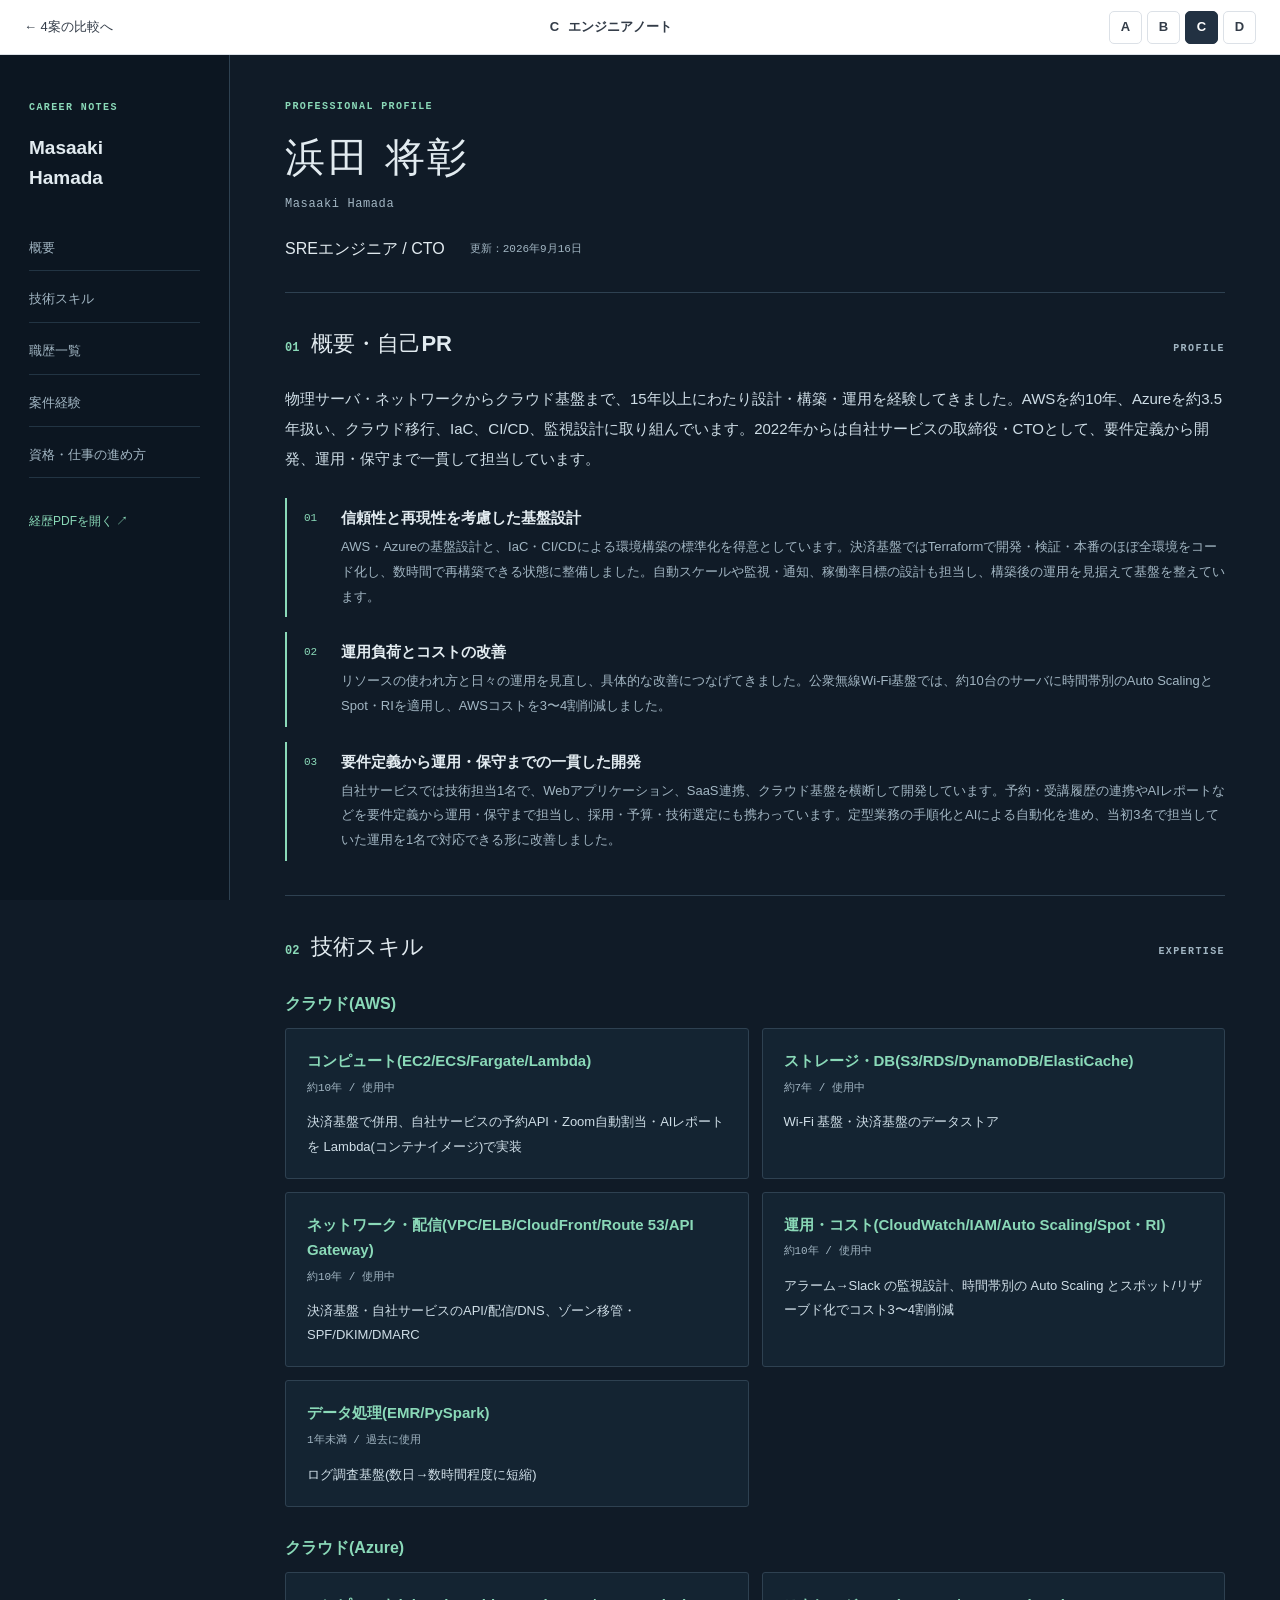
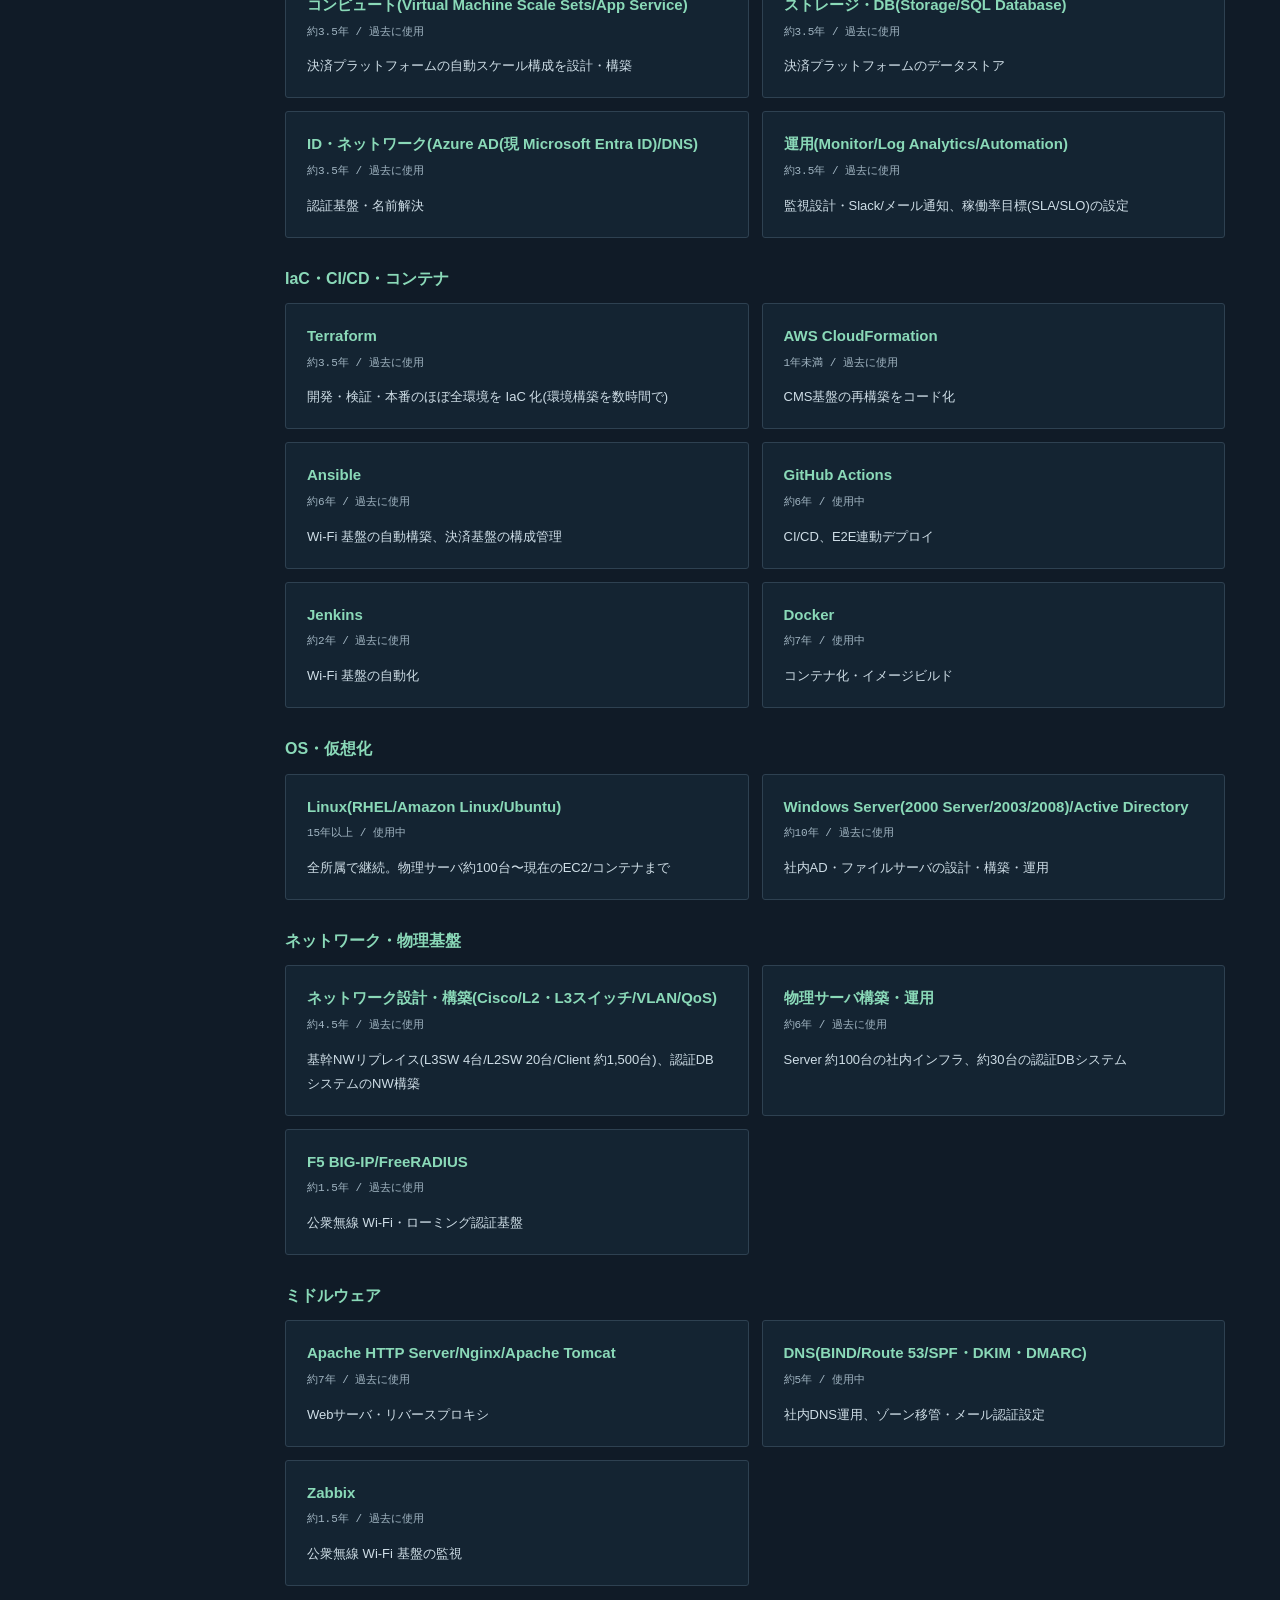
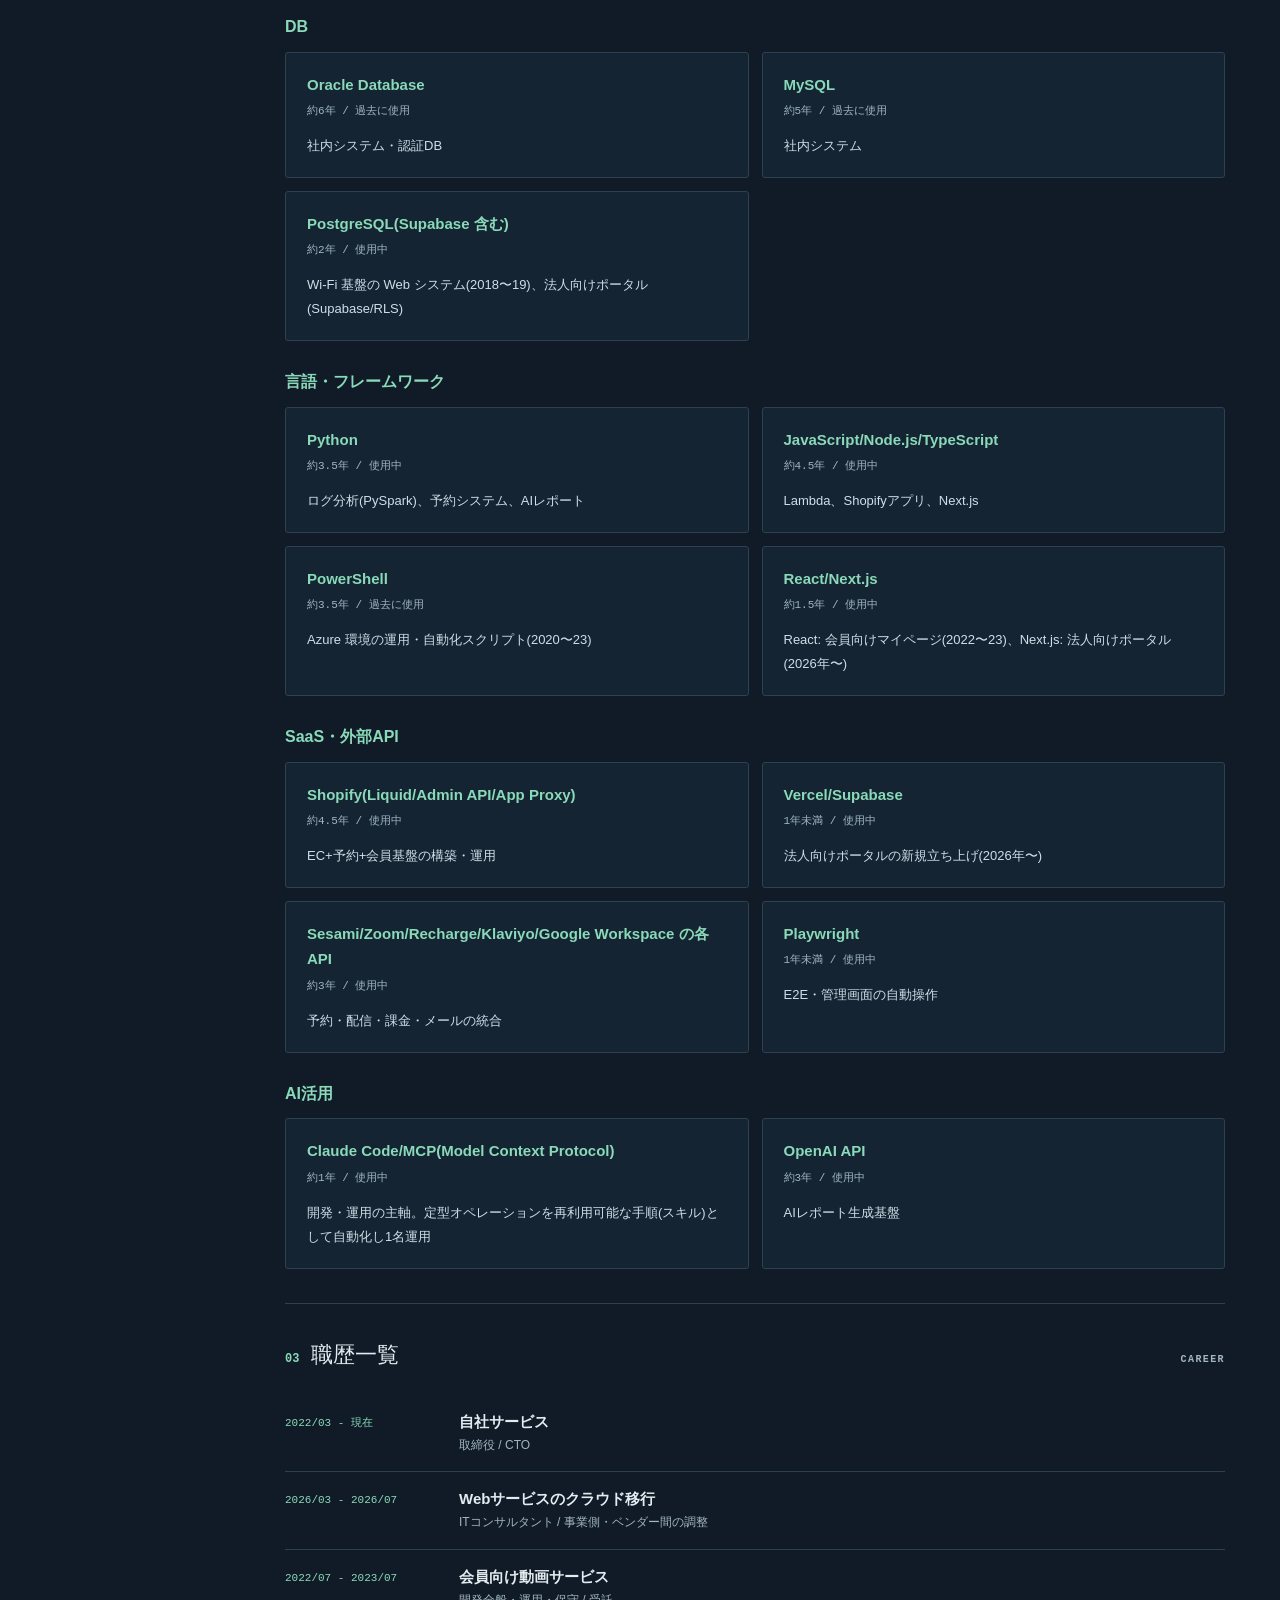
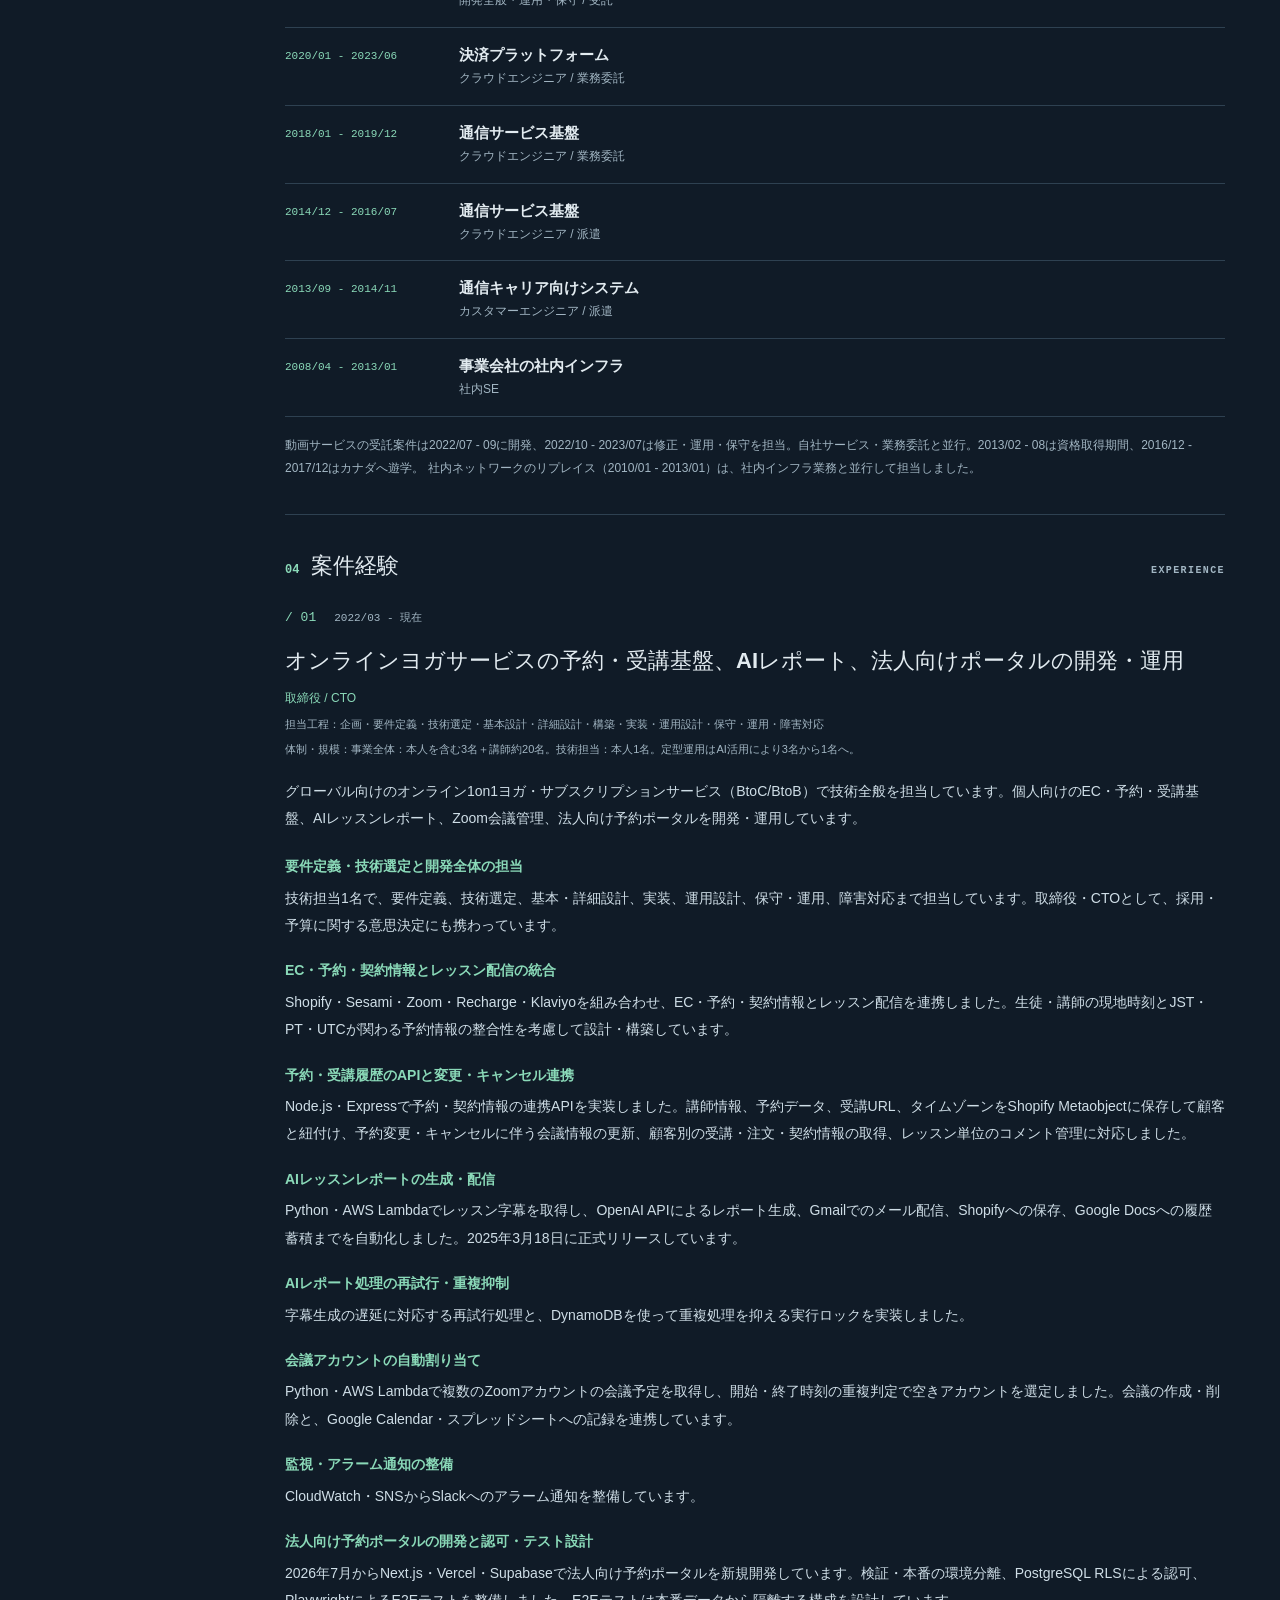
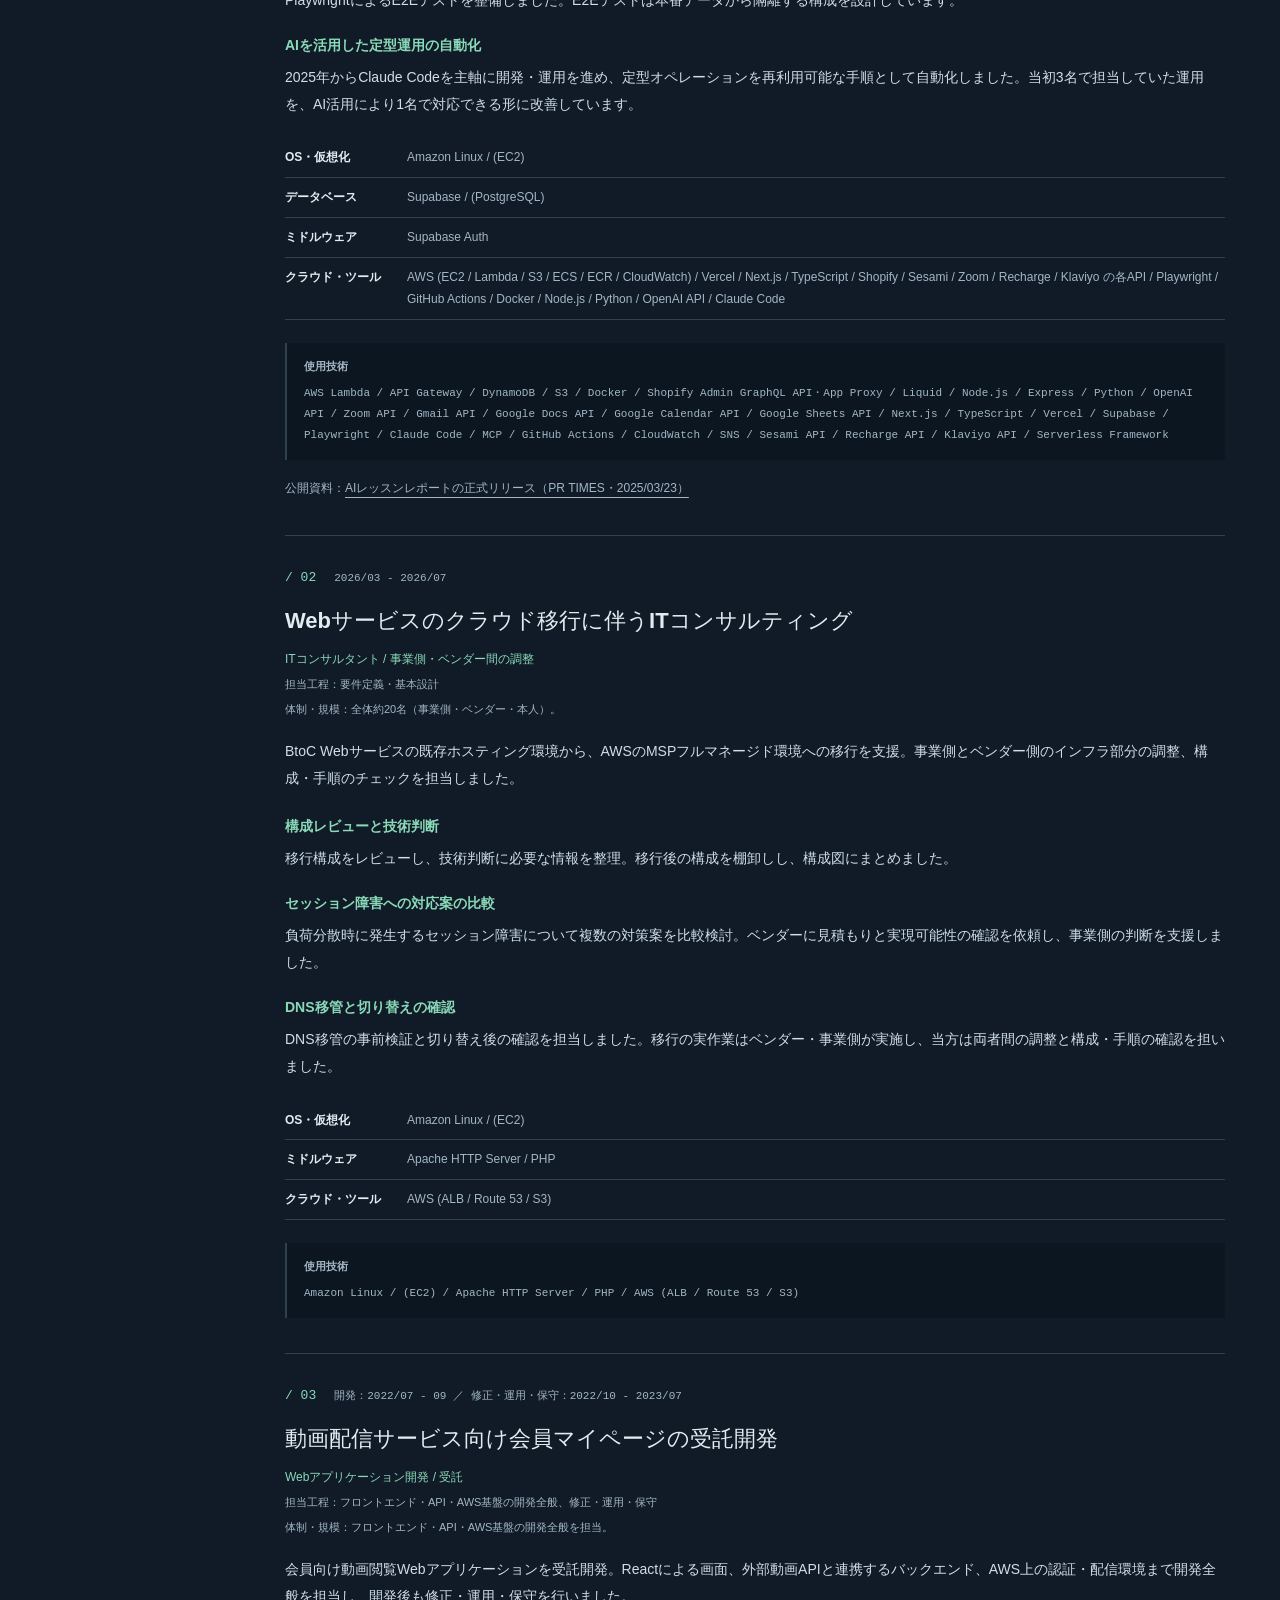
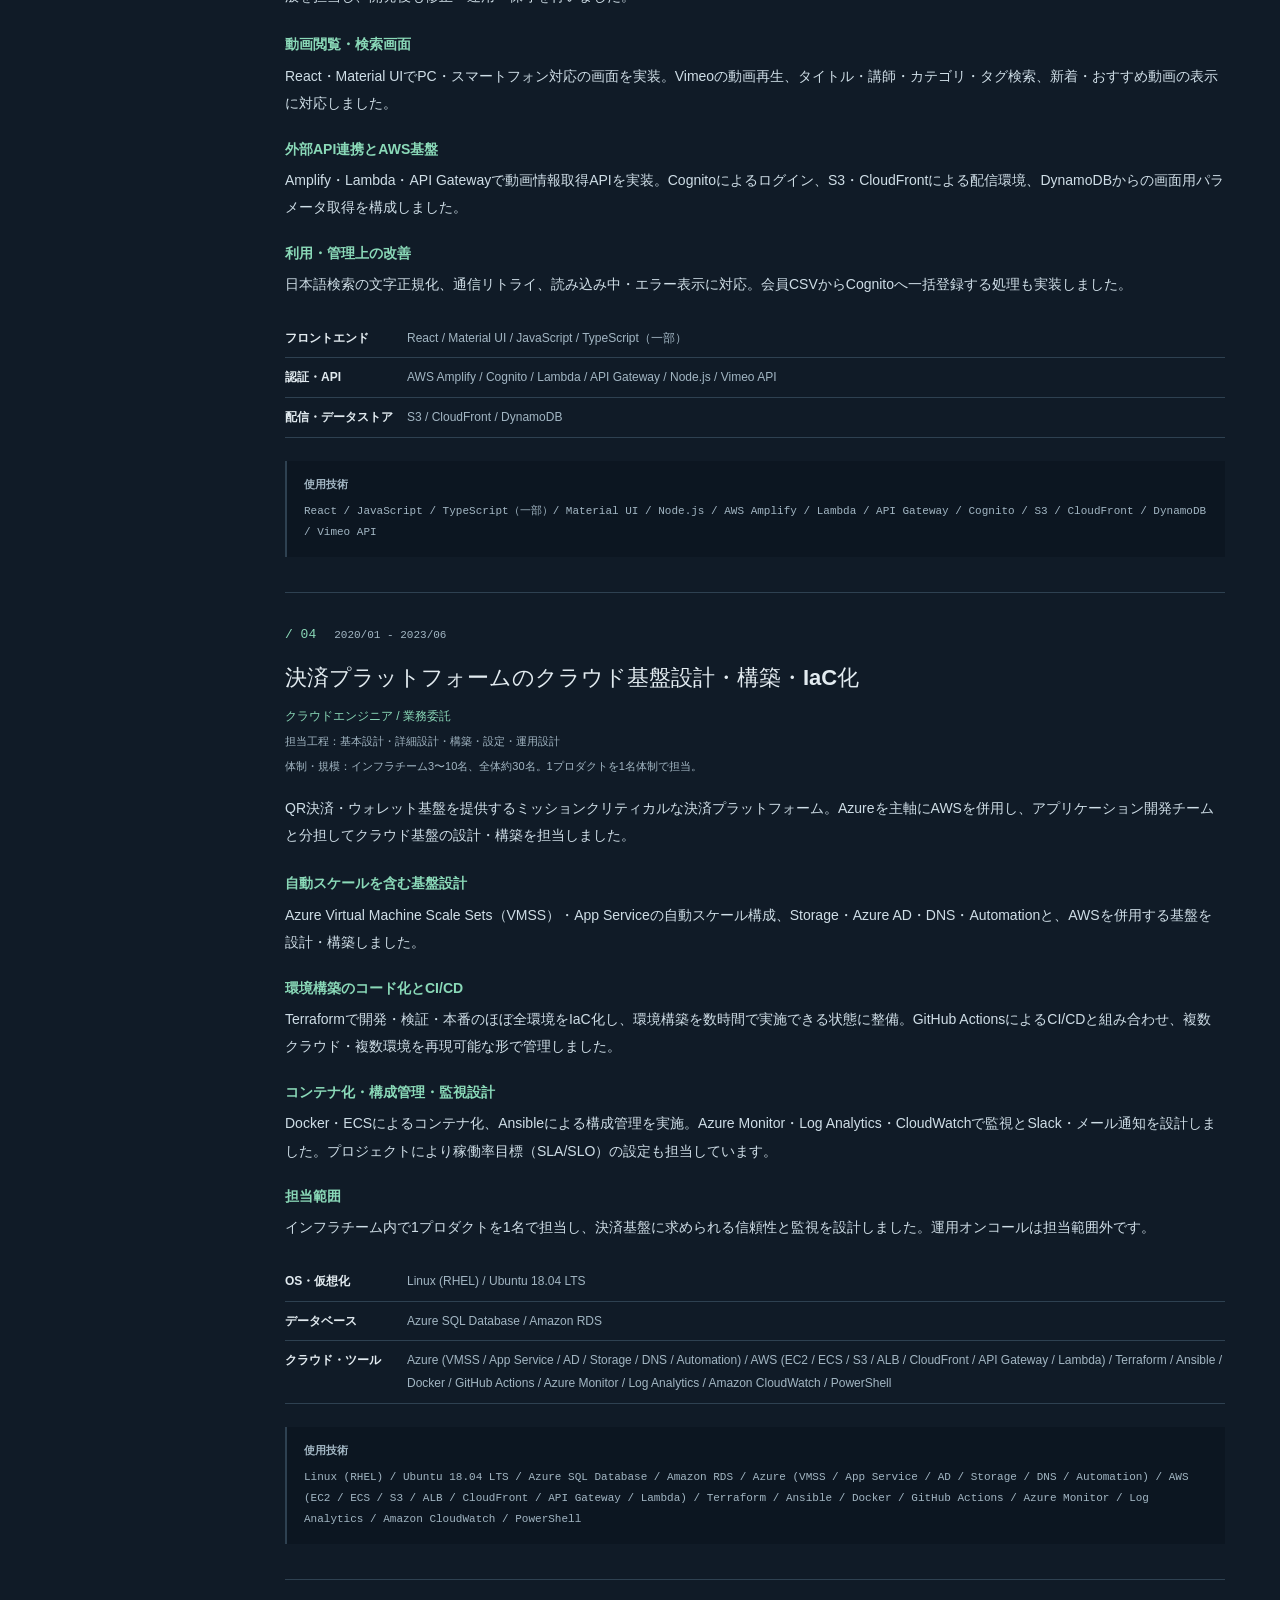
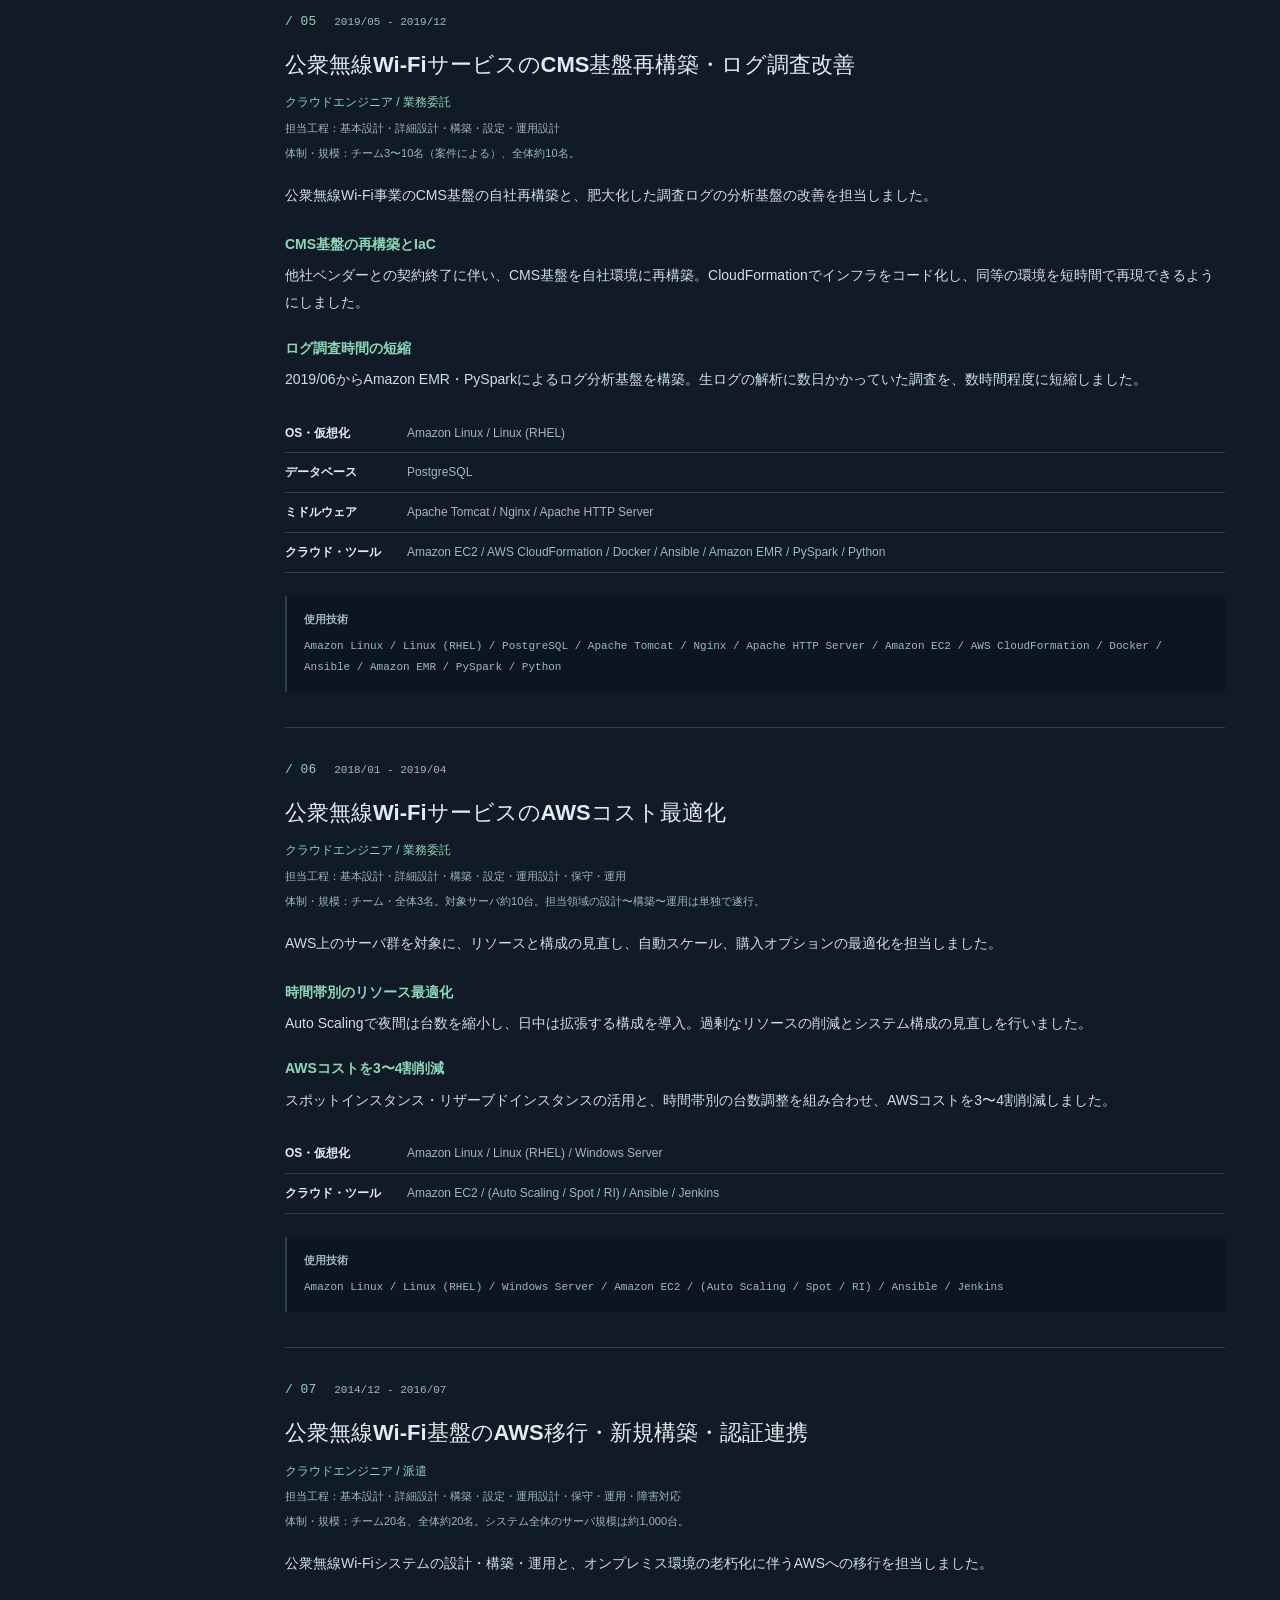
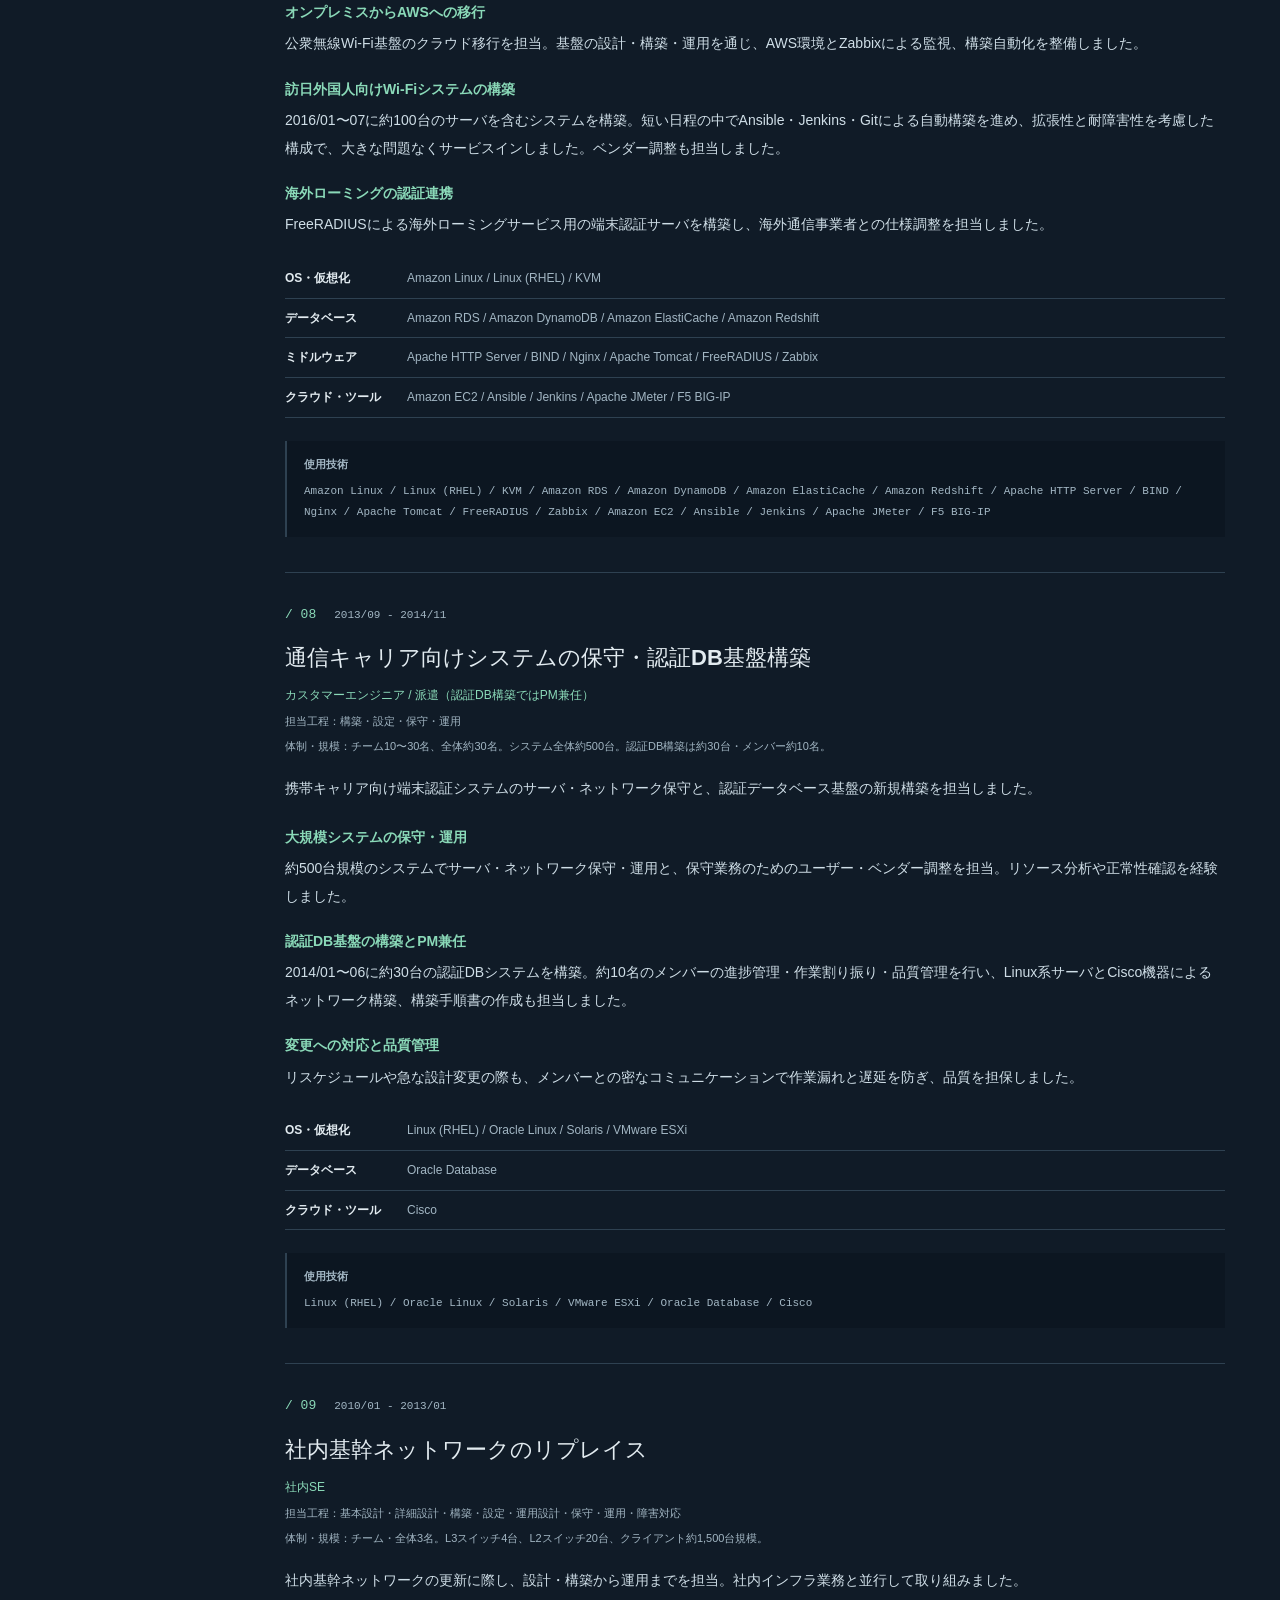
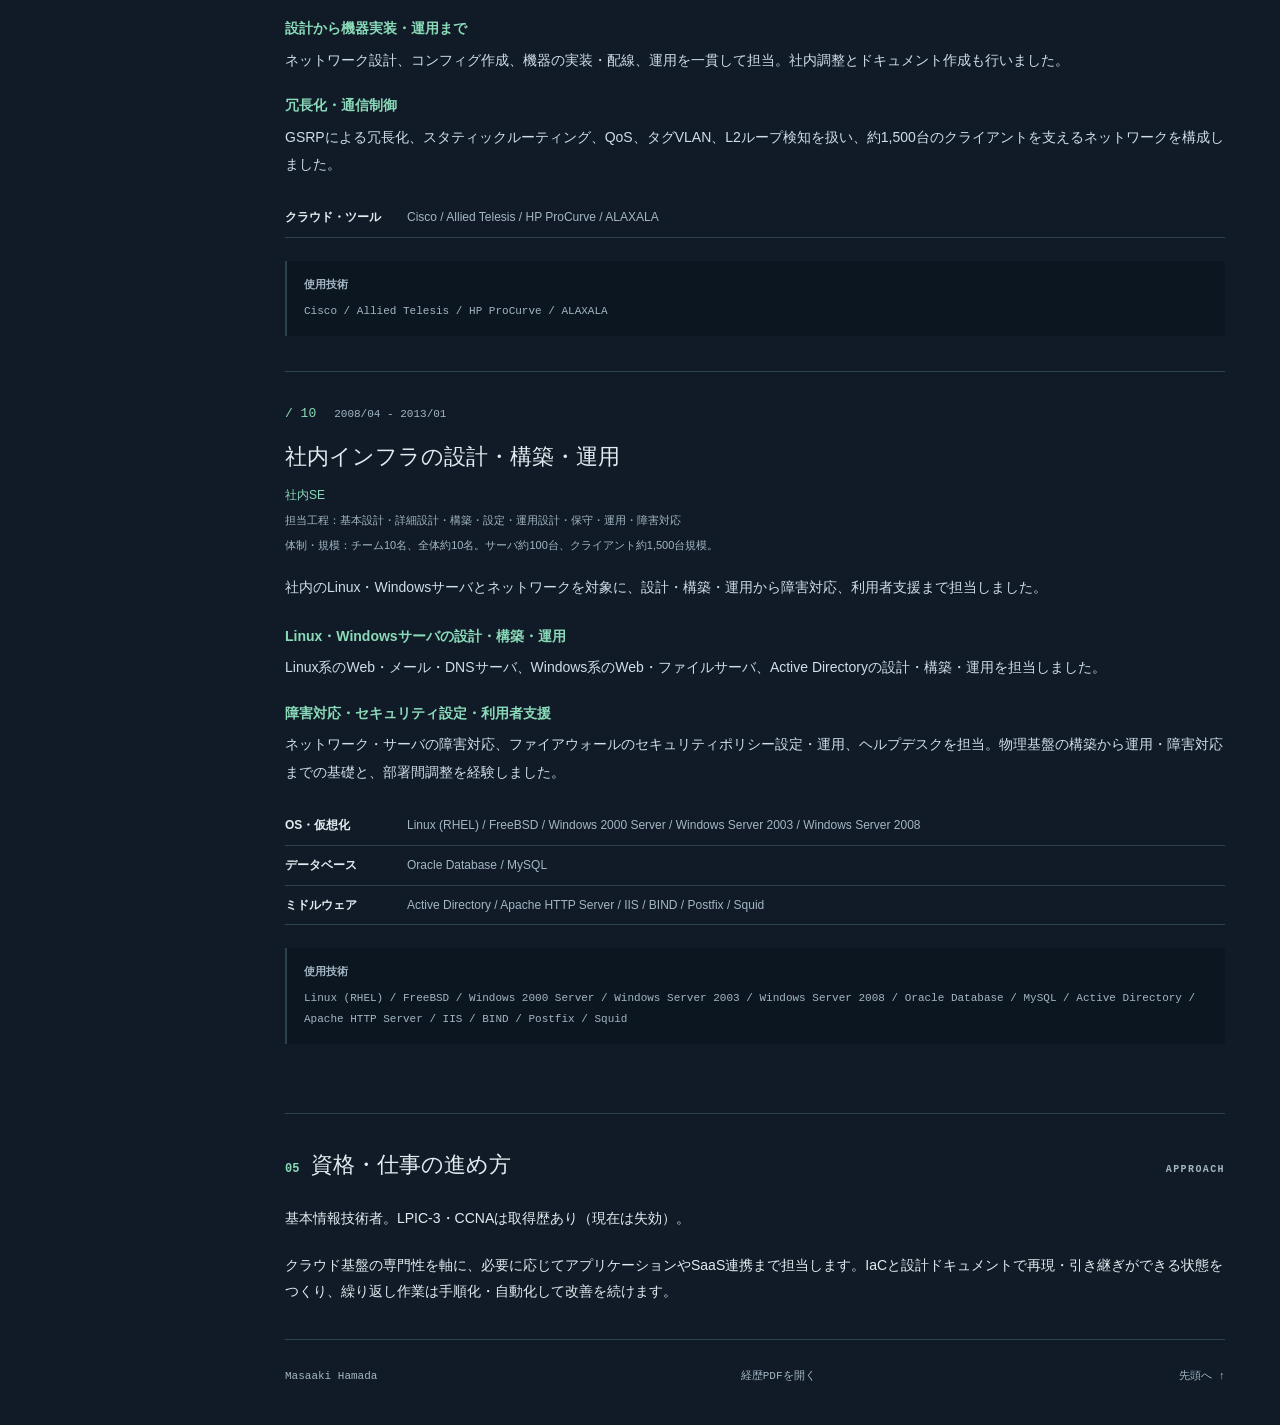
<file: docs/designs/c/index.html>
<!doctype html><html lang="ja"><head><meta charset="utf-8"><meta name="viewport" content="width=device-width,initial-scale=1"><meta name="robots" content="noindex,nofollow"><title>C案 エンジニアノート | 浜田 将彰</title><meta name="description" content="浜田将彰の職務経歴書・デザイン比較用ページ。"><script>if(new URLSearchParams(location.search).has('embed'))document.documentElement.dataset.embed='true';</script><link rel="stylesheet" href="../common.css?v=aee5087698cb"><link rel="stylesheet" href="../c.css?v=aee5087698cb"><script defer src="../navigation.js?v=aee5087698cb"></script></head><body class="design-c"><a class="skip" href="#main">本文へ移動</a><div class="comparison-bar"><a class="back-link" href="../?v=aee5087698cb">← 4案の比較へ</a><span class="current-design">C <span>エンジニアノート</span></span><nav aria-label="デザインの切り替え"><a href="../a/?v=aee5087698cb" data-switch="a"  aria-label="A案：端正なドキュメント">A</a><a href="../b/?v=aee5087698cb" data-switch="b"  aria-label="B案：余白のあるプロフィール">B</a><a href="../c/?v=aee5087698cb" data-switch="c" aria-current=page aria-label="C案：エンジニアノート">C</a><a href="../d/?v=aee5087698cb" data-switch="d"  aria-label="D案：キャリアタイムライン">D</a></nav></div><div class="resume-shell"><aside class="profile-rail"><p class="rail-label">CAREER NOTES</p><p class="rail-name">Masaaki Hamada</p><nav aria-label="目次"><a href="#summary">概要</a><a href="#skills">技術スキル</a><a href="#history">職歴一覧</a><a href="#experience">案件経験</a><a href="#about">資格・仕事の進め方</a></nav><a class="rail-pdf" href="../../resume.pdf?v=de85b5a75e7f">経歴PDFを開く ↗</a></aside><main id="main"><header class="identity" id="top"><div class="identity-name"><p class="eyebrow">PROFESSIONAL PROFILE</p><h1>浜田 将彰</h1><p class="name-en">Masaaki Hamada</p></div><div class="identity-info"><p class="role">SREエンジニア / CTO</p><p class="updated">更新：2026年9月16日</p><div class="export-links"><a class="pdf-link" href="../../resume.pdf?v=de85b5a75e7f">経歴PDF</a><a class="pdf-link" href="../../skillsheet.xlsx?v=de85b5a75e7f">Excel</a><a class="pdf-link" href="../../resume.md?v=de85b5a75e7f">Markdown</a></div></div></header><nav class="page-nav" aria-label="ページ目次"><a href="#summary">概要</a><a href="#skills">技術スキル</a><a href="#history">職歴一覧</a><a href="#experience">案件経験</a><a href="#about">資格・仕事の進め方</a></nav><section id="summary" class="section section-summary"><header class="section-heading"><span class="section-number">01</span><h2>概要・自己PR</h2><span class="section-en">PROFILE</span></header><div class="section-content"><p class="summary-text">物理サーバ・ネットワークからクラウド基盤まで、15年以上にわたり設計・構築・運用を経験してきました。AWSを約10年、Azureを約3.5年扱い、クラウド移行、IaC、CI/CD、監視設計に取り組んでいます。2022年からは自社サービスの取締役・CTOとして、要件定義から開発、運用・保守まで一貫して担当しています。</p><ul class="strengths"><li><span class="strength-index">01</span><div><h3>信頼性と再現性を考慮した基盤設計</h3><p>AWS・Azureの基盤設計と、IaC・CI/CDによる環境構築の標準化を得意としています。決済基盤ではTerraformで開発・検証・本番のほぼ全環境をコード化し、数時間で再構築できる状態に整備しました。自動スケールや監視・通知、稼働率目標の設計も担当し、構築後の運用を見据えて基盤を整えています。</p></div></li><li><span class="strength-index">02</span><div><h3>運用負荷とコストの改善</h3><p>リソースの使われ方と日々の運用を見直し、具体的な改善につなげてきました。公衆無線Wi-Fi基盤では、約10台のサーバに時間帯別のAuto ScalingとSpot・RIを適用し、AWSコストを3〜4割削減しました。</p></div></li><li><span class="strength-index">03</span><div><h3>要件定義から運用・保守までの一貫した開発</h3><p>自社サービスでは技術担当1名で、Webアプリケーション、SaaS連携、クラウド基盤を横断して開発しています。予約・受講履歴の連携やAIレポートなどを要件定義から運用・保守まで担当し、採用・予算・技術選定にも携わっています。定型業務の手順化とAIによる自動化を進め、当初3名で担当していた運用を1名で対応できる形に改善しました。</p></div></li></ul></div></section><section id="skills" class="section section-skills"><header class="section-heading"><span class="section-number">02</span><h2>技術スキル</h2><span class="section-en">EXPERTISE</span></header><div class="section-content"><p class="note"></p><div class="skill-group"><h3>クラウド(AWS)</h3><dl class="skills"><div class="skill-row"><dt>コンピュート(EC2/ECS/Fargate/Lambda)<span>約10年 / 使用中</span></dt><dd>決済基盤で併用、自社サービスの予約API・Zoom自動割当・AIレポートを Lambda(コンテナイメージ)で実装</dd></div><div class="skill-row"><dt>ストレージ・DB(S3/RDS/DynamoDB/ElastiCache)<span>約7年 / 使用中</span></dt><dd>Wi-Fi 基盤・決済基盤のデータストア</dd></div><div class="skill-row"><dt>ネットワーク・配信(VPC/ELB/CloudFront/Route 53/API Gateway)<span>約10年 / 使用中</span></dt><dd>決済基盤・自社サービスのAPI/配信/DNS、ゾーン移管・SPF/DKIM/DMARC</dd></div><div class="skill-row"><dt>運用・コスト(CloudWatch/IAM/Auto Scaling/Spot・RI)<span>約10年 / 使用中</span></dt><dd>アラーム→Slack の監視設計、時間帯別の Auto Scaling とスポット/リザーブド化でコスト3〜4割削減</dd></div><div class="skill-row"><dt>データ処理(EMR/PySpark)<span>1年未満 / 過去に使用</span></dt><dd>ログ調査基盤(数日→数時間程度に短縮)</dd></div></dl></div><div class="skill-group"><h3>クラウド(Azure)</h3><dl class="skills"><div class="skill-row"><dt>コンピュート(Virtual Machine Scale Sets/App Service)<span>約3.5年 / 過去に使用</span></dt><dd>決済プラットフォームの自動スケール構成を設計・構築</dd></div><div class="skill-row"><dt>ストレージ・DB(Storage/SQL Database)<span>約3.5年 / 過去に使用</span></dt><dd>決済プラットフォームのデータストア</dd></div><div class="skill-row"><dt>ID・ネットワーク(Azure AD(現 Microsoft Entra ID)/DNS)<span>約3.5年 / 過去に使用</span></dt><dd>認証基盤・名前解決</dd></div><div class="skill-row"><dt>運用(Monitor/Log Analytics/Automation)<span>約3.5年 / 過去に使用</span></dt><dd>監視設計・Slack/メール通知、稼働率目標(SLA/SLO)の設定</dd></div></dl></div><div class="skill-group"><h3>IaC・CI/CD・コンテナ</h3><dl class="skills"><div class="skill-row"><dt>Terraform<span>約3.5年 / 過去に使用</span></dt><dd>開発・検証・本番のほぼ全環境を IaC 化(環境構築を数時間で)</dd></div><div class="skill-row"><dt>AWS CloudFormation<span>1年未満 / 過去に使用</span></dt><dd>CMS基盤の再構築をコード化</dd></div><div class="skill-row"><dt>Ansible<span>約6年 / 過去に使用</span></dt><dd>Wi-Fi 基盤の自動構築、決済基盤の構成管理</dd></div><div class="skill-row"><dt>GitHub Actions<span>約6年 / 使用中</span></dt><dd>CI/CD、E2E連動デプロイ</dd></div><div class="skill-row"><dt>Jenkins<span>約2年 / 過去に使用</span></dt><dd>Wi-Fi 基盤の自動化</dd></div><div class="skill-row"><dt>Docker<span>約7年 / 使用中</span></dt><dd>コンテナ化・イメージビルド</dd></div></dl></div><div class="skill-group"><h3>OS・仮想化</h3><dl class="skills"><div class="skill-row"><dt>Linux(RHEL/Amazon Linux/Ubuntu)<span>15年以上 / 使用中</span></dt><dd>全所属で継続。物理サーバ約100台〜現在のEC2/コンテナまで</dd></div><div class="skill-row"><dt>Windows Server(2000 Server/2003/2008)/Active Directory<span>約10年 / 過去に使用</span></dt><dd>社内AD・ファイルサーバの設計・構築・運用</dd></div></dl></div><div class="skill-group"><h3>ネットワーク・物理基盤</h3><dl class="skills"><div class="skill-row"><dt>ネットワーク設計・構築(Cisco/L2・L3スイッチ/VLAN/QoS)<span>約4.5年 / 過去に使用</span></dt><dd>基幹NWリプレイス(L3SW 4台/L2SW 20台/Client 約1,500台)、認証DBシステムのNW構築</dd></div><div class="skill-row"><dt>物理サーバ構築・運用<span>約6年 / 過去に使用</span></dt><dd>Server 約100台の社内インフラ、約30台の認証DBシステム</dd></div><div class="skill-row"><dt>F5 BIG-IP/FreeRADIUS<span>約1.5年 / 過去に使用</span></dt><dd>公衆無線 Wi-Fi・ローミング認証基盤</dd></div></dl></div><div class="skill-group"><h3>ミドルウェア</h3><dl class="skills"><div class="skill-row"><dt>Apache HTTP Server/Nginx/Apache Tomcat<span>約7年 / 過去に使用</span></dt><dd>Webサーバ・リバースプロキシ</dd></div><div class="skill-row"><dt>DNS(BIND/Route 53/SPF・DKIM・DMARC)<span>約5年 / 使用中</span></dt><dd>社内DNS運用、ゾーン移管・メール認証設定</dd></div><div class="skill-row"><dt>Zabbix<span>約1.5年 / 過去に使用</span></dt><dd>公衆無線 Wi-Fi 基盤の監視</dd></div></dl></div><div class="skill-group"><h3>DB</h3><dl class="skills"><div class="skill-row"><dt>Oracle Database<span>約6年 / 過去に使用</span></dt><dd>社内システム・認証DB</dd></div><div class="skill-row"><dt>MySQL<span>約5年 / 過去に使用</span></dt><dd>社内システム</dd></div><div class="skill-row"><dt>PostgreSQL(Supabase 含む)<span>約2年 / 使用中</span></dt><dd>Wi-Fi 基盤の Web システム(2018〜19)、法人向けポータル(Supabase/RLS)</dd></div></dl></div><div class="skill-group"><h3>言語・フレームワーク</h3><dl class="skills"><div class="skill-row"><dt>Python<span>約3.5年 / 使用中</span></dt><dd>ログ分析(PySpark)、予約システム、AIレポート</dd></div><div class="skill-row"><dt>JavaScript/Node.js/TypeScript<span>約4.5年 / 使用中</span></dt><dd>Lambda、Shopifyアプリ、Next.js</dd></div><div class="skill-row"><dt>PowerShell<span>約3.5年 / 過去に使用</span></dt><dd>Azure 環境の運用・自動化スクリプト(2020〜23)</dd></div><div class="skill-row"><dt>React/Next.js<span>約1.5年 / 使用中</span></dt><dd>React: 会員向けマイページ(2022〜23)、Next.js: 法人向けポータル(2026年〜)</dd></div></dl></div><div class="skill-group"><h3>SaaS・外部API</h3><dl class="skills"><div class="skill-row"><dt>Shopify(Liquid/Admin API/App Proxy)<span>約4.5年 / 使用中</span></dt><dd>EC+予約+会員基盤の構築・運用</dd></div><div class="skill-row"><dt>Vercel/Supabase<span>1年未満 / 使用中</span></dt><dd>法人向けポータルの新規立ち上げ(2026年〜)</dd></div><div class="skill-row"><dt>Sesami/Zoom/Recharge/Klaviyo/Google Workspace の各API<span>約3年 / 使用中</span></dt><dd>予約・配信・課金・メールの統合</dd></div><div class="skill-row"><dt>Playwright<span>1年未満 / 使用中</span></dt><dd>E2E・管理画面の自動操作</dd></div></dl></div><div class="skill-group"><h3>AI活用</h3><dl class="skills"><div class="skill-row"><dt>Claude Code/MCP(Model Context Protocol)<span>約1年 / 使用中</span></dt><dd>開発・運用の主軸。定型オペレーションを再利用可能な手順(スキル)として自動化し1名運用</dd></div><div class="skill-row"><dt>OpenAI API<span>約3年 / 使用中</span></dt><dd>AIレポート生成基盤</dd></div></dl></div></div></section><section id="history" class="section section-history"><header class="section-heading"><span class="section-number">03</span><h2>職歴一覧</h2><span class="section-en">CAREER</span></header><div class="section-content"><ol class="history"><li><span class="history-period">2022/03 - 現在</span><div><h3>自社サービス</h3><p>取締役 / CTO</p></div></li><li><span class="history-period">2026/03 - 2026/07</span><div><h3>Webサービスのクラウド移行</h3><p>ITコンサルタント / 事業側・ベンダー間の調整</p></div></li><li><span class="history-period">2022/07 - 2023/07</span><div><h3>会員向け動画サービス</h3><p>開発全般・運用・保守 / 受託</p></div></li><li><span class="history-period">2020/01 - 2023/06</span><div><h3>決済プラットフォーム</h3><p>クラウドエンジニア / 業務委託</p></div></li><li><span class="history-period">2018/01 - 2019/12</span><div><h3>通信サービス基盤</h3><p>クラウドエンジニア / 業務委託</p></div></li><li><span class="history-period">2014/12 - 2016/07</span><div><h3>通信サービス基盤</h3><p>クラウドエンジニア / 派遣</p></div></li><li><span class="history-period">2013/09 - 2014/11</span><div><h3>通信キャリア向けシステム</h3><p>カスタマーエンジニア / 派遣</p></div></li><li><span class="history-period">2008/04 - 2013/01</span><div><h3>事業会社の社内インフラ</h3><p>社内SE</p></div></li></ol><p class="note">動画サービスの受託案件は2022/07 - 09に開発、2022/10 - 2023/07は修正・運用・保守を担当。自社サービス・業務委託と並行。2013/02 - 08は資格取得期間、2016/12 - 2017/12はカナダへ遊学。 社内ネットワークのリプレイス（2010/01 - 2013/01）は、社内インフラ業務と並行して担当しました。</p></div></section><section id="experience" class="section section-experience"><header class="section-heading"><span class="section-number">04</span><h2>案件経験</h2><span class="section-en">EXPERIENCE</span></header><div class="section-content"><article class="project" id="own-service"><div class="project-aside"><span class="project-index">01</span><p class="period">2022/03 - 現在</p></div><div class="project-body"><h3>オンラインヨガサービスの予約・受講基盤、AIレポート、法人向けポータルの開発・運用</h3><p class="project-role">取締役 / CTO</p><p class="project-phases">担当工程：企画・要件定義・技術選定・基本設計・詳細設計・構築・実装・運用設計・保守・運用・障害対応</p><p class="project-phases">体制・規模：事業全体：本人を含む3名＋講師約20名。技術担当：本人1名。定型運用はAI活用により3名から1名へ。</p><p class="project-overview">グローバル向けのオンライン1on1ヨガ・サブスクリプションサービス（BtoC/BtoB）で技術全般を担当しています。個人向けのEC・予約・受講基盤、AIレッスンレポート、Zoom会議管理、法人向け予約ポータルを開発・運用しています。</p><ul class="project-items"><li><h4>要件定義・技術選定と開発全体の担当</h4><p>技術担当1名で、要件定義、技術選定、基本・詳細設計、実装、運用設計、保守・運用、障害対応まで担当しています。取締役・CTOとして、採用・予算に関する意思決定にも携わっています。</p></li><li><h4>EC・予約・契約情報とレッスン配信の統合</h4><p>Shopify・Sesami・Zoom・Recharge・Klaviyoを組み合わせ、EC・予約・契約情報とレッスン配信を連携しました。生徒・講師の現地時刻とJST・PT・UTCが関わる予約情報の整合性を考慮して設計・構築しています。</p></li><li><h4>予約・受講履歴のAPIと変更・キャンセル連携</h4><p>Node.js・Expressで予約・契約情報の連携APIを実装しました。講師情報、予約データ、受講URL、タイムゾーンをShopify Metaobjectに保存して顧客と紐付け、予約変更・キャンセルに伴う会議情報の更新、顧客別の受講・注文・契約情報の取得、レッスン単位のコメント管理に対応しました。</p></li><li><h4>AIレッスンレポートの生成・配信</h4><p>Python・AWS Lambdaでレッスン字幕を取得し、OpenAI APIによるレポート生成、Gmailでのメール配信、Shopifyへの保存、Google Docsへの履歴蓄積までを自動化しました。2025年3月18日に正式リリースしています。</p></li><li><h4>AIレポート処理の再試行・重複抑制</h4><p>字幕生成の遅延に対応する再試行処理と、DynamoDBを使って重複処理を抑える実行ロックを実装しました。</p></li><li><h4>会議アカウントの自動割り当て</h4><p>Python・AWS Lambdaで複数のZoomアカウントの会議予定を取得し、開始・終了時刻の重複判定で空きアカウントを選定しました。会議の作成・削除と、Google Calendar・スプレッドシートへの記録を連携しています。</p></li><li><h4>監視・アラーム通知の整備</h4><p>CloudWatch・SNSからSlackへのアラーム通知を整備しています。</p></li><li><h4>法人向け予約ポータルの開発と認可・テスト設計</h4><p>2026年7月からNext.js・Vercel・Supabaseで法人向け予約ポータルを新規開発しています。検証・本番の環境分離、PostgreSQL RLSによる認可、PlaywrightによるE2Eテストを整備しました。E2Eテストは本番データから隔離する構成を設計しています。</p></li><li><h4>AIを活用した定型運用の自動化</h4><p>2025年からClaude Codeを主軸に開発・運用を進め、定型オペレーションを再利用可能な手順として自動化しました。当初3名で担当していた運用を、AI活用により1名で対応できる形に改善しています。</p></li></ul><dl class="environment"><div><dt>OS・仮想化</dt><dd>Amazon Linux / (EC2)</dd></div><div><dt>データベース</dt><dd>Supabase / (PostgreSQL)</dd></div><div><dt>ミドルウェア</dt><dd>Supabase Auth</dd></div><div><dt>クラウド・ツール</dt><dd>AWS (EC2 / Lambda / S3 / ECS / ECR / CloudWatch) / Vercel / Next.js / TypeScript / Shopify / Sesami / Zoom / Recharge / Klaviyo の各API / Playwright / GitHub Actions / Docker / Node.js / Python / OpenAI API / Claude Code</dd></div></dl><p class="tech"><span>使用技術</span>AWS Lambda / API Gateway / DynamoDB / S3 / Docker / Shopify Admin GraphQL API・App Proxy / Liquid / Node.js / Express / Python / OpenAI API / Zoom API / Gmail API / Google Docs API / Google Calendar API / Google Sheets API / Next.js / TypeScript / Vercel / Supabase / Playwright / Claude Code / MCP / GitHub Actions / CloudWatch / SNS / Sesami API / Recharge API / Klaviyo API / Serverless Framework</p><p class="note">公開資料：<a href="https://prtimes.jp/main/html/rd/p/000000002.000119830.html">AIレッスンレポートの正式リリース（PR TIMES・2025/03/23）</a></p></div></article><article class="project" id="cloud-consulting"><div class="project-aside"><span class="project-index">02</span><p class="period">2026/03 - 2026/07</p></div><div class="project-body"><h3>Webサービスのクラウド移行に伴うITコンサルティング</h3><p class="project-role">ITコンサルタント / 事業側・ベンダー間の調整</p><p class="project-phases">担当工程：要件定義・基本設計</p><p class="project-phases">体制・規模：全体約20名（事業側・ベンダー・本人）。</p><p class="project-overview">BtoC Webサービスの既存ホスティング環境から、AWSのMSPフルマネージド環境への移行を支援。事業側とベンダー側のインフラ部分の調整、構成・手順のチェックを担当しました。</p><ul class="project-items"><li><h4>構成レビューと技術判断</h4><p>移行構成をレビューし、技術判断に必要な情報を整理。移行後の構成を棚卸しし、構成図にまとめました。</p></li><li><h4>セッション障害への対応案の比較</h4><p>負荷分散時に発生するセッション障害について複数の対策案を比較検討。ベンダーに見積もりと実現可能性の確認を依頼し、事業側の判断を支援しました。</p></li><li><h4>DNS移管と切り替えの確認</h4><p>DNS移管の事前検証と切り替え後の確認を担当しました。移行の実作業はベンダー・事業側が実施し、当方は両者間の調整と構成・手順の確認を担いました。</p></li></ul><dl class="environment"><div><dt>OS・仮想化</dt><dd>Amazon Linux / (EC2)</dd></div><div><dt>ミドルウェア</dt><dd>Apache HTTP Server / PHP</dd></div><div><dt>クラウド・ツール</dt><dd>AWS (ALB / Route 53 / S3)</dd></div></dl><p class="tech"><span>使用技術</span>Amazon Linux / (EC2) / Apache HTTP Server / PHP / AWS (ALB / Route 53 / S3)</p></div></article><article class="project" id="member-video"><div class="project-aside"><span class="project-index">03</span><p class="period">開発：2022/07 - 09 ／ 修正・運用・保守：2022/10 - 2023/07</p></div><div class="project-body"><h3>動画配信サービス向け会員マイページの受託開発</h3><p class="project-role">Webアプリケーション開発 / 受託</p><p class="project-phases">担当工程：フロントエンド・API・AWS基盤の開発全般、修正・運用・保守</p><p class="project-phases">体制・規模：フロントエンド・API・AWS基盤の開発全般を担当。</p><p class="project-overview">会員向け動画閲覧Webアプリケーションを受託開発。Reactによる画面、外部動画APIと連携するバックエンド、AWS上の認証・配信環境まで開発全般を担当し、開発後も修正・運用・保守を行いました。</p><ul class="project-items"><li><h4>動画閲覧・検索画面</h4><p>React・Material UIでPC・スマートフォン対応の画面を実装。Vimeoの動画再生、タイトル・講師・カテゴリ・タグ検索、新着・おすすめ動画の表示に対応しました。</p></li><li><h4>外部API連携とAWS基盤</h4><p>Amplify・Lambda・API Gatewayで動画情報取得APIを実装。Cognitoによるログイン、S3・CloudFrontによる配信環境、DynamoDBからの画面用パラメータ取得を構成しました。</p></li><li><h4>利用・管理上の改善</h4><p>日本語検索の文字正規化、通信リトライ、読み込み中・エラー表示に対応。会員CSVからCognitoへ一括登録する処理も実装しました。</p></li></ul><dl class="environment"><div><dt>フロントエンド</dt><dd>React / Material UI / JavaScript / TypeScript（一部）</dd></div><div><dt>認証・API</dt><dd>AWS Amplify / Cognito / Lambda / API Gateway / Node.js / Vimeo API</dd></div><div><dt>配信・データストア</dt><dd>S3 / CloudFront / DynamoDB</dd></div></dl><p class="tech"><span>使用技術</span>React / JavaScript / TypeScript（一部）/ Material UI / Node.js / AWS Amplify / Lambda / API Gateway / Cognito / S3 / CloudFront / DynamoDB / Vimeo API</p></div></article><article class="project" id="payments"><div class="project-aside"><span class="project-index">04</span><p class="period">2020/01 - 2023/06</p></div><div class="project-body"><h3>決済プラットフォームのクラウド基盤設計・構築・IaC化</h3><p class="project-role">クラウドエンジニア / 業務委託</p><p class="project-phases">担当工程：基本設計・詳細設計・構築・設定・運用設計</p><p class="project-phases">体制・規模：インフラチーム3〜10名、全体約30名。1プロダクトを1名体制で担当。</p><p class="project-overview">QR決済・ウォレット基盤を提供するミッションクリティカルな決済プラットフォーム。Azureを主軸にAWSを併用し、アプリケーション開発チームと分担してクラウド基盤の設計・構築を担当しました。</p><ul class="project-items"><li><h4>自動スケールを含む基盤設計</h4><p>Azure Virtual Machine Scale Sets（VMSS）・App Serviceの自動スケール構成、Storage・Azure AD・DNS・Automationと、AWSを併用する基盤を設計・構築しました。</p></li><li><h4>環境構築のコード化とCI/CD</h4><p>Terraformで開発・検証・本番のほぼ全環境をIaC化し、環境構築を数時間で実施できる状態に整備。GitHub ActionsによるCI/CDと組み合わせ、複数クラウド・複数環境を再現可能な形で管理しました。</p></li><li><h4>コンテナ化・構成管理・監視設計</h4><p>Docker・ECSによるコンテナ化、Ansibleによる構成管理を実施。Azure Monitor・Log Analytics・CloudWatchで監視とSlack・メール通知を設計しました。プロジェクトにより稼働率目標（SLA/SLO）の設定も担当しています。</p></li><li><h4>担当範囲</h4><p>インフラチーム内で1プロダクトを1名で担当し、決済基盤に求められる信頼性と監視を設計しました。運用オンコールは担当範囲外です。</p></li></ul><dl class="environment"><div><dt>OS・仮想化</dt><dd>Linux (RHEL) / Ubuntu 18.04 LTS</dd></div><div><dt>データベース</dt><dd>Azure SQL Database / Amazon RDS</dd></div><div><dt>クラウド・ツール</dt><dd>Azure (VMSS / App Service / AD / Storage / DNS / Automation) / AWS (EC2 / ECS / S3 / ALB / CloudFront / API Gateway / Lambda) / Terraform / Ansible / Docker / GitHub Actions / Azure Monitor / Log Analytics / Amazon CloudWatch / PowerShell</dd></div></dl><p class="tech"><span>使用技術</span>Linux (RHEL) / Ubuntu 18.04 LTS / Azure SQL Database / Amazon RDS / Azure (VMSS / App Service / AD / Storage / DNS / Automation) / AWS (EC2 / ECS / S3 / ALB / CloudFront / API Gateway / Lambda) / Terraform / Ansible / Docker / GitHub Actions / Azure Monitor / Log Analytics / Amazon CloudWatch / PowerShell</p></div></article><article class="project" id="telecom-cms"><div class="project-aside"><span class="project-index">05</span><p class="period">2019/05 - 2019/12</p></div><div class="project-body"><h3>公衆無線Wi-FiサービスのCMS基盤再構築・ログ調査改善</h3><p class="project-role">クラウドエンジニア / 業務委託</p><p class="project-phases">担当工程：基本設計・詳細設計・構築・設定・運用設計</p><p class="project-phases">体制・規模：チーム3〜10名（案件による）、全体約10名。</p><p class="project-overview">公衆無線Wi-Fi事業のCMS基盤の自社再構築と、肥大化した調査ログの分析基盤の改善を担当しました。</p><ul class="project-items"><li><h4>CMS基盤の再構築とIaC</h4><p>他社ベンダーとの契約終了に伴い、CMS基盤を自社環境に再構築。CloudFormationでインフラをコード化し、同等の環境を短時間で再現できるようにしました。</p></li><li><h4>ログ調査時間の短縮</h4><p>2019/06からAmazon EMR・PySparkによるログ分析基盤を構築。生ログの解析に数日かかっていた調査を、数時間程度に短縮しました。</p></li></ul><dl class="environment"><div><dt>OS・仮想化</dt><dd>Amazon Linux / Linux (RHEL)</dd></div><div><dt>データベース</dt><dd>PostgreSQL</dd></div><div><dt>ミドルウェア</dt><dd>Apache Tomcat / Nginx / Apache HTTP Server</dd></div><div><dt>クラウド・ツール</dt><dd>Amazon EC2 / AWS CloudFormation / Docker / Ansible / Amazon EMR / PySpark / Python</dd></div></dl><p class="tech"><span>使用技術</span>Amazon Linux / Linux (RHEL) / PostgreSQL / Apache Tomcat / Nginx / Apache HTTP Server / Amazon EC2 / AWS CloudFormation / Docker / Ansible / Amazon EMR / PySpark / Python</p></div></article><article class="project" id="telecom-cost"><div class="project-aside"><span class="project-index">06</span><p class="period">2018/01 - 2019/04</p></div><div class="project-body"><h3>公衆無線Wi-FiサービスのAWSコスト最適化</h3><p class="project-role">クラウドエンジニア / 業務委託</p><p class="project-phases">担当工程：基本設計・詳細設計・構築・設定・運用設計・保守・運用</p><p class="project-phases">体制・規模：チーム・全体3名。対象サーバ約10台。担当領域の設計〜構築〜運用は単独で遂行。</p><p class="project-overview">AWS上のサーバ群を対象に、リソースと構成の見直し、自動スケール、購入オプションの最適化を担当しました。</p><ul class="project-items"><li><h4>時間帯別のリソース最適化</h4><p>Auto Scalingで夜間は台数を縮小し、日中は拡張する構成を導入。過剰なリソースの削減とシステム構成の見直しを行いました。</p></li><li><h4>AWSコストを3〜4割削減</h4><p>スポットインスタンス・リザーブドインスタンスの活用と、時間帯別の台数調整を組み合わせ、AWSコストを3〜4割削減しました。</p></li></ul><dl class="environment"><div><dt>OS・仮想化</dt><dd>Amazon Linux / Linux (RHEL) / Windows Server</dd></div><div><dt>クラウド・ツール</dt><dd>Amazon EC2 / (Auto Scaling / Spot / RI) / Ansible / Jenkins</dd></div></dl><p class="tech"><span>使用技術</span>Amazon Linux / Linux (RHEL) / Windows Server / Amazon EC2 / (Auto Scaling / Spot / RI) / Ansible / Jenkins</p></div></article><article class="project" id="telecom"><div class="project-aside"><span class="project-index">07</span><p class="period">2014/12 - 2016/07</p></div><div class="project-body"><h3>公衆無線Wi-Fi基盤のAWS移行・新規構築・認証連携</h3><p class="project-role">クラウドエンジニア / 派遣</p><p class="project-phases">担当工程：基本設計・詳細設計・構築・設定・運用設計・保守・運用・障害対応</p><p class="project-phases">体制・規模：チーム20名、全体約20名。システム全体のサーバ規模は約1,000台。</p><p class="project-overview">公衆無線Wi-Fiシステムの設計・構築・運用と、オンプレミス環境の老朽化に伴うAWSへの移行を担当しました。</p><ul class="project-items"><li><h4>オンプレミスからAWSへの移行</h4><p>公衆無線Wi-Fi基盤のクラウド移行を担当。基盤の設計・構築・運用を通じ、AWS環境とZabbixによる監視、構築自動化を整備しました。</p></li><li><h4>訪日外国人向けWi-Fiシステムの構築</h4><p>2016/01〜07に約100台のサーバを含むシステムを構築。短い日程の中でAnsible・Jenkins・Gitによる自動構築を進め、拡張性と耐障害性を考慮した構成で、大きな問題なくサービスインしました。ベンダー調整も担当しました。</p></li><li><h4>海外ローミングの認証連携</h4><p>FreeRADIUSによる海外ローミングサービス用の端末認証サーバを構築し、海外通信事業者との仕様調整を担当しました。</p></li></ul><dl class="environment"><div><dt>OS・仮想化</dt><dd>Amazon Linux / Linux (RHEL) / KVM</dd></div><div><dt>データベース</dt><dd>Amazon RDS / Amazon DynamoDB / Amazon ElastiCache / Amazon Redshift</dd></div><div><dt>ミドルウェア</dt><dd>Apache HTTP Server / BIND / Nginx / Apache Tomcat / FreeRADIUS / Zabbix</dd></div><div><dt>クラウド・ツール</dt><dd>Amazon EC2 / Ansible / Jenkins / Apache JMeter / F5 BIG-IP</dd></div></dl><p class="tech"><span>使用技術</span>Amazon Linux / Linux (RHEL) / KVM / Amazon RDS / Amazon DynamoDB / Amazon ElastiCache / Amazon Redshift / Apache HTTP Server / BIND / Nginx / Apache Tomcat / FreeRADIUS / Zabbix / Amazon EC2 / Ansible / Jenkins / Apache JMeter / F5 BIG-IP</p></div></article><article class="project" id="carrier"><div class="project-aside"><span class="project-index">08</span><p class="period">2013/09 - 2014/11</p></div><div class="project-body"><h3>通信キャリア向けシステムの保守・認証DB基盤構築</h3><p class="project-role">カスタマーエンジニア / 派遣（認証DB構築ではPM兼任）</p><p class="project-phases">担当工程：構築・設定・保守・運用</p><p class="project-phases">体制・規模：チーム10〜30名、全体約30名。システム全体約500台。認証DB構築は約30台・メンバー約10名。</p><p class="project-overview">携帯キャリア向け端末認証システムのサーバ・ネットワーク保守と、認証データベース基盤の新規構築を担当しました。</p><ul class="project-items"><li><h4>大規模システムの保守・運用</h4><p>約500台規模のシステムでサーバ・ネットワーク保守・運用と、保守業務のためのユーザー・ベンダー調整を担当。リソース分析や正常性確認を経験しました。</p></li><li><h4>認証DB基盤の構築とPM兼任</h4><p>2014/01〜06に約30台の認証DBシステムを構築。約10名のメンバーの進捗管理・作業割り振り・品質管理を行い、Linux系サーバとCisco機器によるネットワーク構築、構築手順書の作成も担当しました。</p></li><li><h4>変更への対応と品質管理</h4><p>リスケジュールや急な設計変更の際も、メンバーとの密なコミュニケーションで作業漏れと遅延を防ぎ、品質を担保しました。</p></li></ul><dl class="environment"><div><dt>OS・仮想化</dt><dd>Linux (RHEL) / Oracle Linux / Solaris / VMware ESXi</dd></div><div><dt>データベース</dt><dd>Oracle Database</dd></div><div><dt>クラウド・ツール</dt><dd>Cisco</dd></div></dl><p class="tech"><span>使用技術</span>Linux (RHEL) / Oracle Linux / Solaris / VMware ESXi / Oracle Database / Cisco</p></div></article><article class="project" id="internal-network"><div class="project-aside"><span class="project-index">09</span><p class="period">2010/01 - 2013/01</p></div><div class="project-body"><h3>社内基幹ネットワークのリプレイス</h3><p class="project-role">社内SE</p><p class="project-phases">担当工程：基本設計・詳細設計・構築・設定・運用設計・保守・運用・障害対応</p><p class="project-phases">体制・規模：チーム・全体3名。L3スイッチ4台、L2スイッチ20台、クライアント約1,500台規模。</p><p class="project-overview">社内基幹ネットワークの更新に際し、設計・構築から運用までを担当。社内インフラ業務と並行して取り組みました。</p><ul class="project-items"><li><h4>設計から機器実装・運用まで</h4><p>ネットワーク設計、コンフィグ作成、機器の実装・配線、運用を一貫して担当。社内調整とドキュメント作成も行いました。</p></li><li><h4>冗長化・通信制御</h4><p>GSRPによる冗長化、スタティックルーティング、QoS、タグVLAN、L2ループ検知を扱い、約1,500台のクライアントを支えるネットワークを構成しました。</p></li></ul><dl class="environment"><div><dt>クラウド・ツール</dt><dd>Cisco / Allied Telesis / HP ProCurve / ALAXALA</dd></div></dl><p class="tech"><span>使用技術</span>Cisco / Allied Telesis / HP ProCurve / ALAXALA</p></div></article><article class="project" id="internal"><div class="project-aside"><span class="project-index">10</span><p class="period">2008/04 - 2013/01</p></div><div class="project-body"><h3>社内インフラの設計・構築・運用</h3><p class="project-role">社内SE</p><p class="project-phases">担当工程：基本設計・詳細設計・構築・設定・運用設計・保守・運用・障害対応</p><p class="project-phases">体制・規模：チーム10名、全体約10名。サーバ約100台、クライアント約1,500台規模。</p><p class="project-overview">社内のLinux・Windowsサーバとネットワークを対象に、設計・構築・運用から障害対応、利用者支援まで担当しました。</p><ul class="project-items"><li><h4>Linux・Windowsサーバの設計・構築・運用</h4><p>Linux系のWeb・メール・DNSサーバ、Windows系のWeb・ファイルサーバ、Active Directoryの設計・構築・運用を担当しました。</p></li><li><h4>障害対応・セキュリティ設定・利用者支援</h4><p>ネットワーク・サーバの障害対応、ファイアウォールのセキュリティポリシー設定・運用、ヘルプデスクを担当。物理基盤の構築から運用・障害対応までの基礎と、部署間調整を経験しました。</p></li></ul><dl class="environment"><div><dt>OS・仮想化</dt><dd>Linux (RHEL) / FreeBSD / Windows 2000 Server / Windows Server 2003 / Windows Server 2008</dd></div><div><dt>データベース</dt><dd>Oracle Database / MySQL</dd></div><div><dt>ミドルウェア</dt><dd>Active Directory / Apache HTTP Server / IIS / BIND / Postfix / Squid</dd></div></dl><p class="tech"><span>使用技術</span>Linux (RHEL) / FreeBSD / Windows 2000 Server / Windows Server 2003 / Windows Server 2008 / Oracle Database / MySQL / Active Directory / Apache HTTP Server / IIS / BIND / Postfix / Squid</p></div></article></div></section><section id="about" class="section section-about"><header class="section-heading"><span class="section-number">05</span><h2>資格・仕事の進め方</h2><span class="section-en">APPROACH</span></header><div class="section-content"><p>基本情報技術者。LPIC-3・CCNAは取得歴あり（現在は失効）。</p><p>クラウド基盤の専門性を軸に、必要に応じてアプリケーションやSaaS連携まで担当します。IaCと設計ドキュメントで再現・引き継ぎができる状態をつくり、繰り返し作業は手順化・自動化して改善を続けます。</p></div></section><footer class="resume-footer"><span>Masaaki Hamada</span><a href="../../resume.pdf?v=de85b5a75e7f">経歴PDFを開く</a><a href="#top">先頭へ ↑</a></footer></main></div></body></html>
</file>
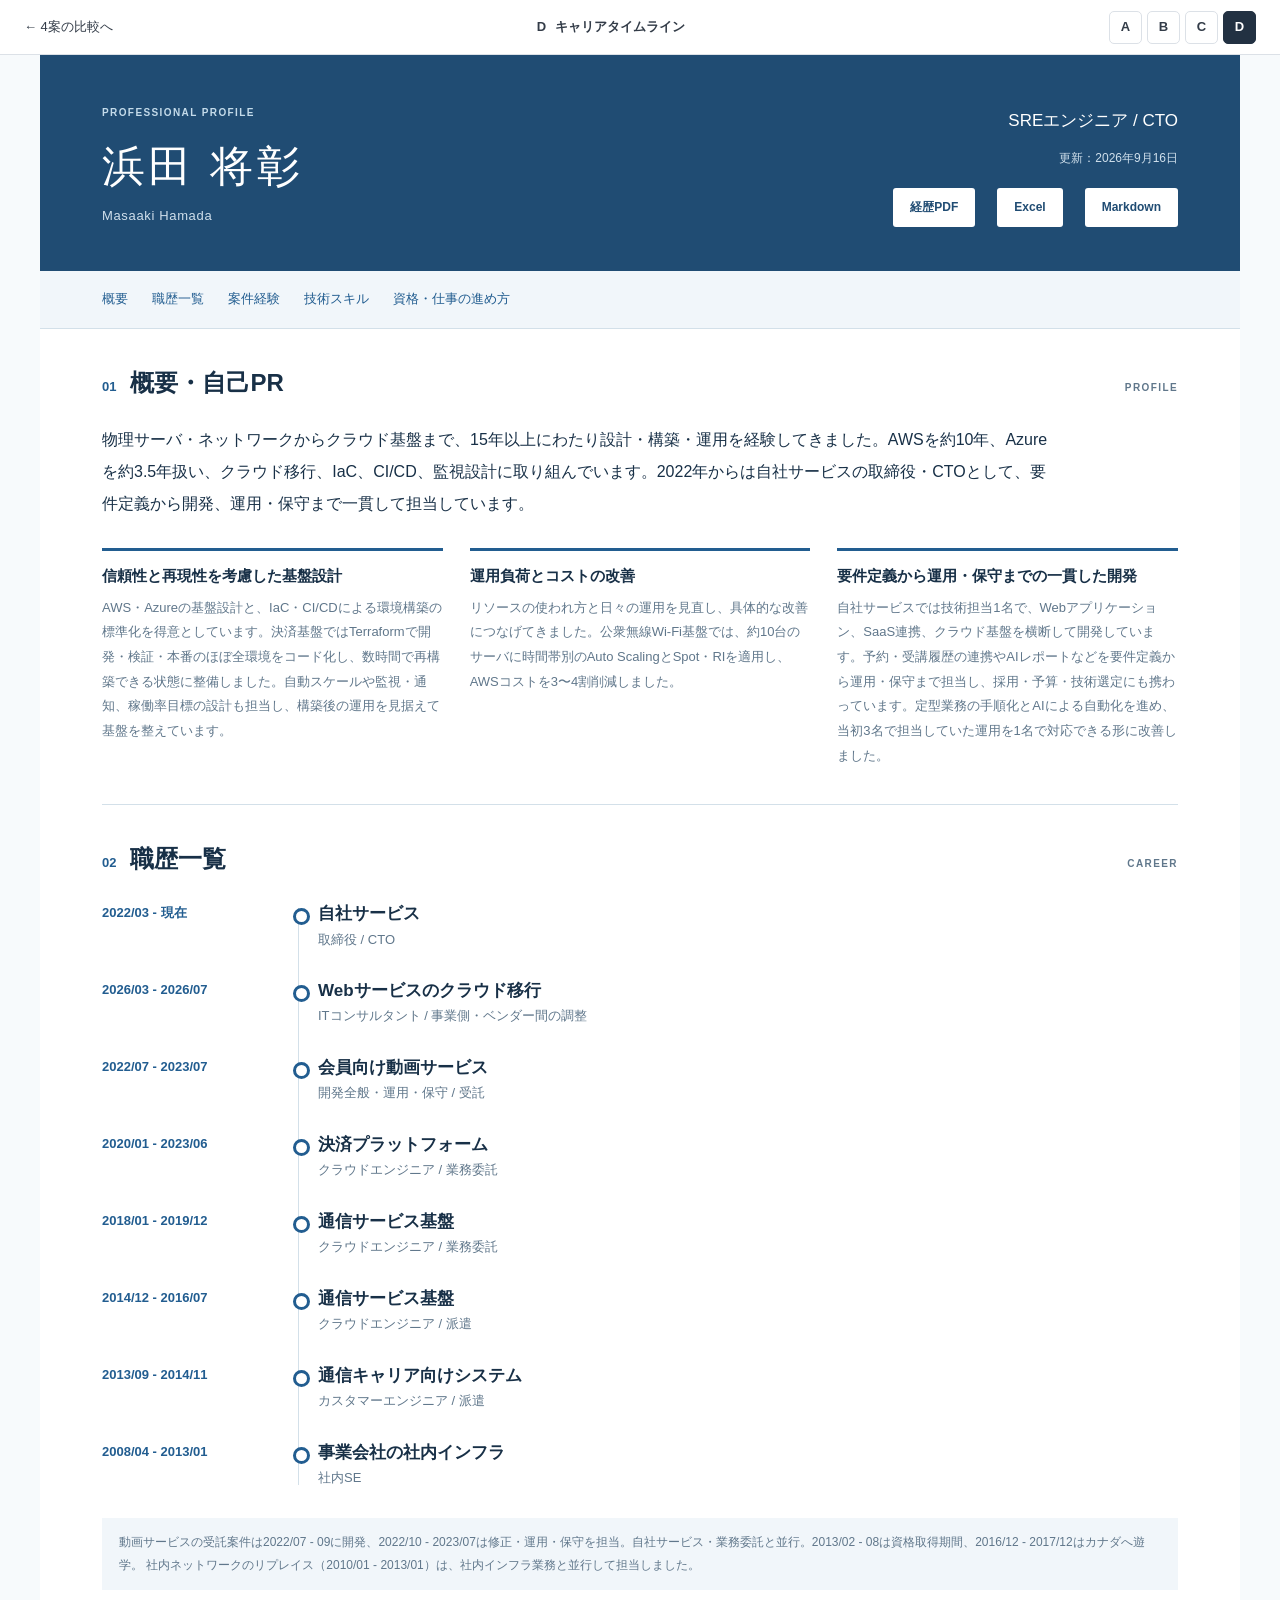
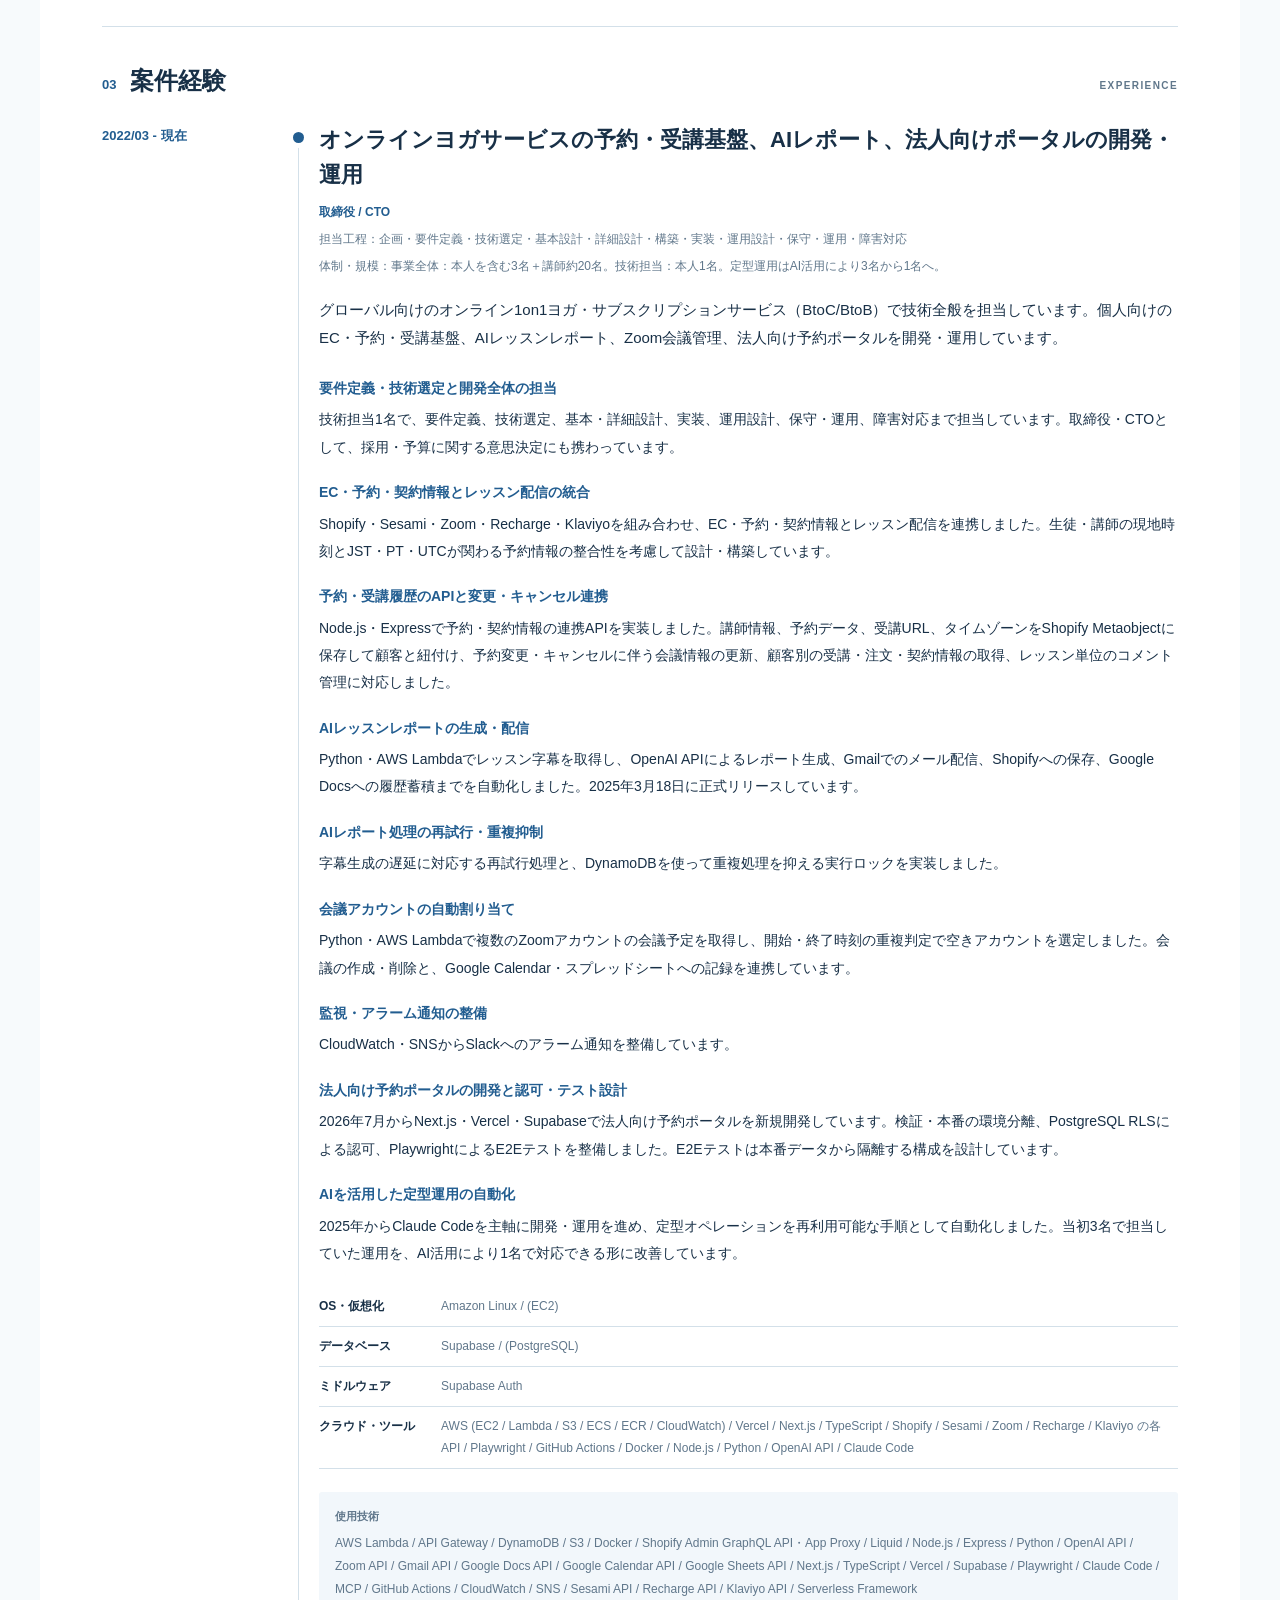
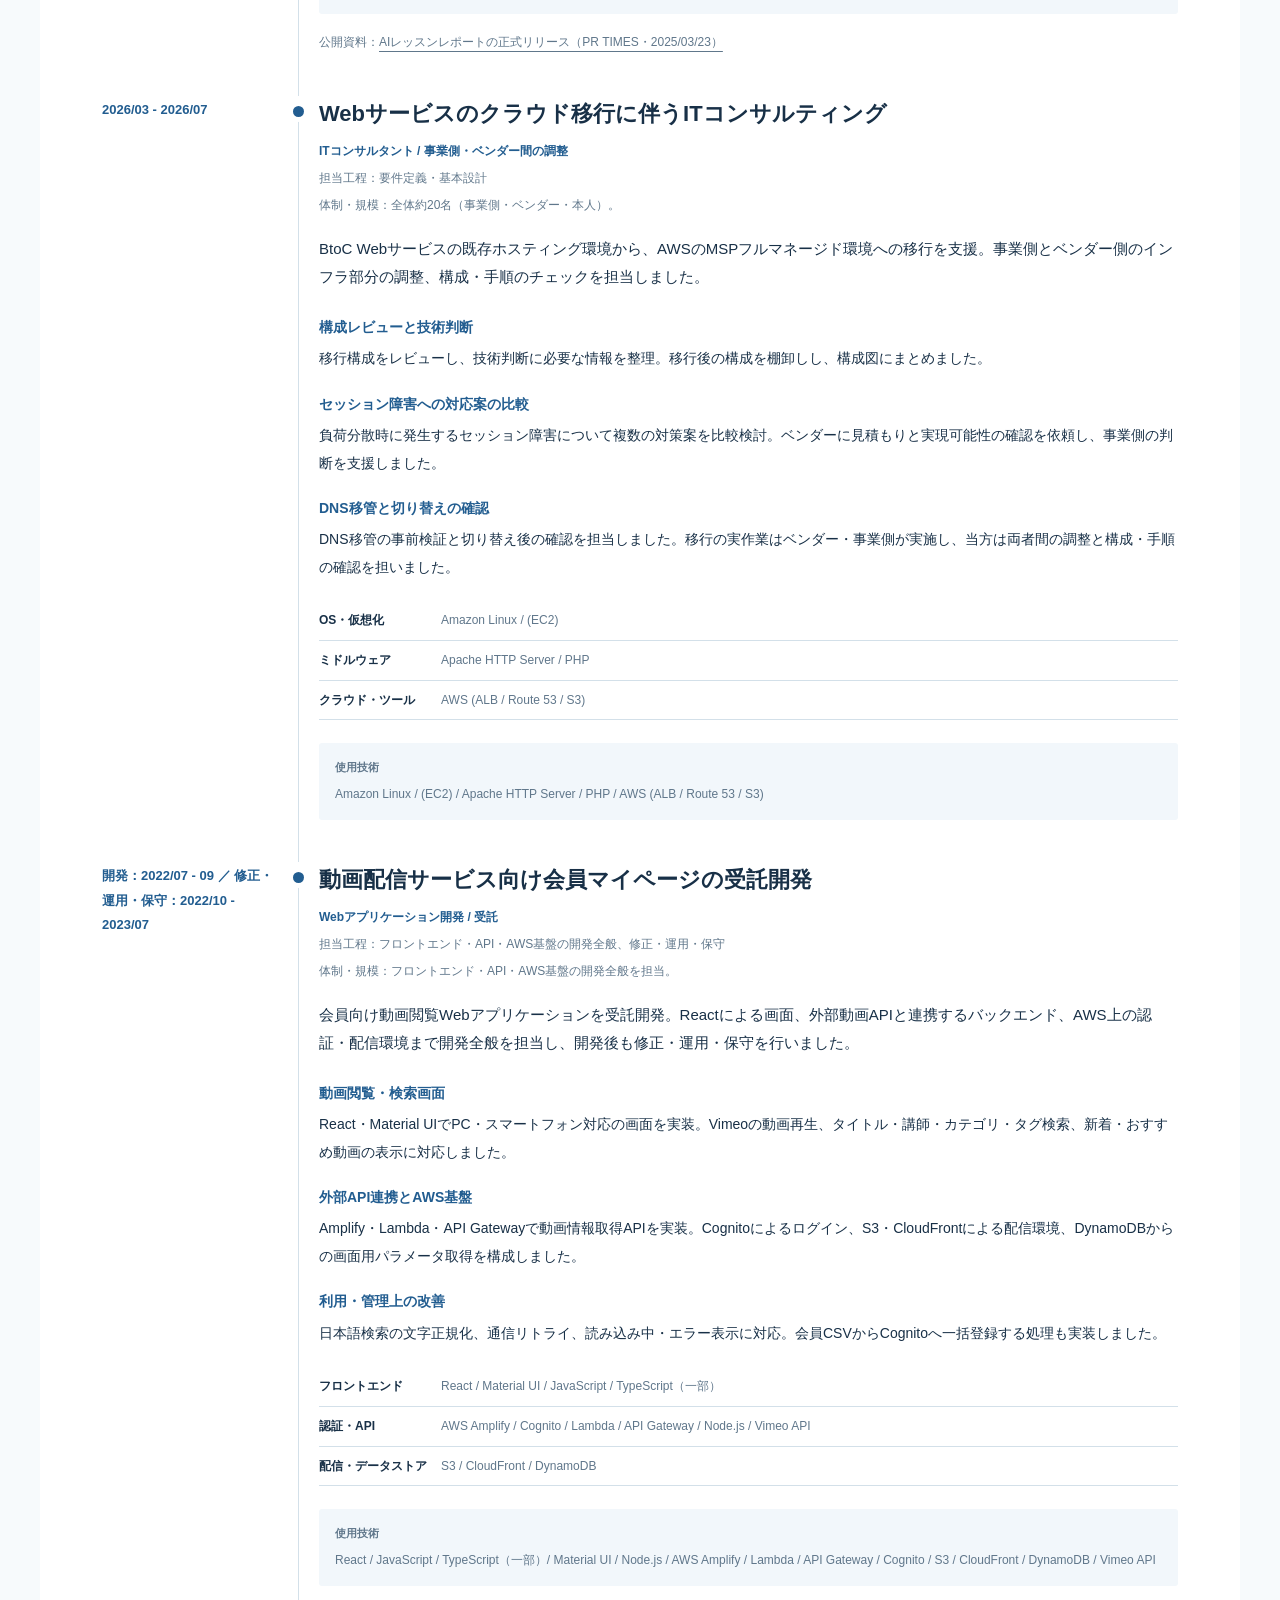
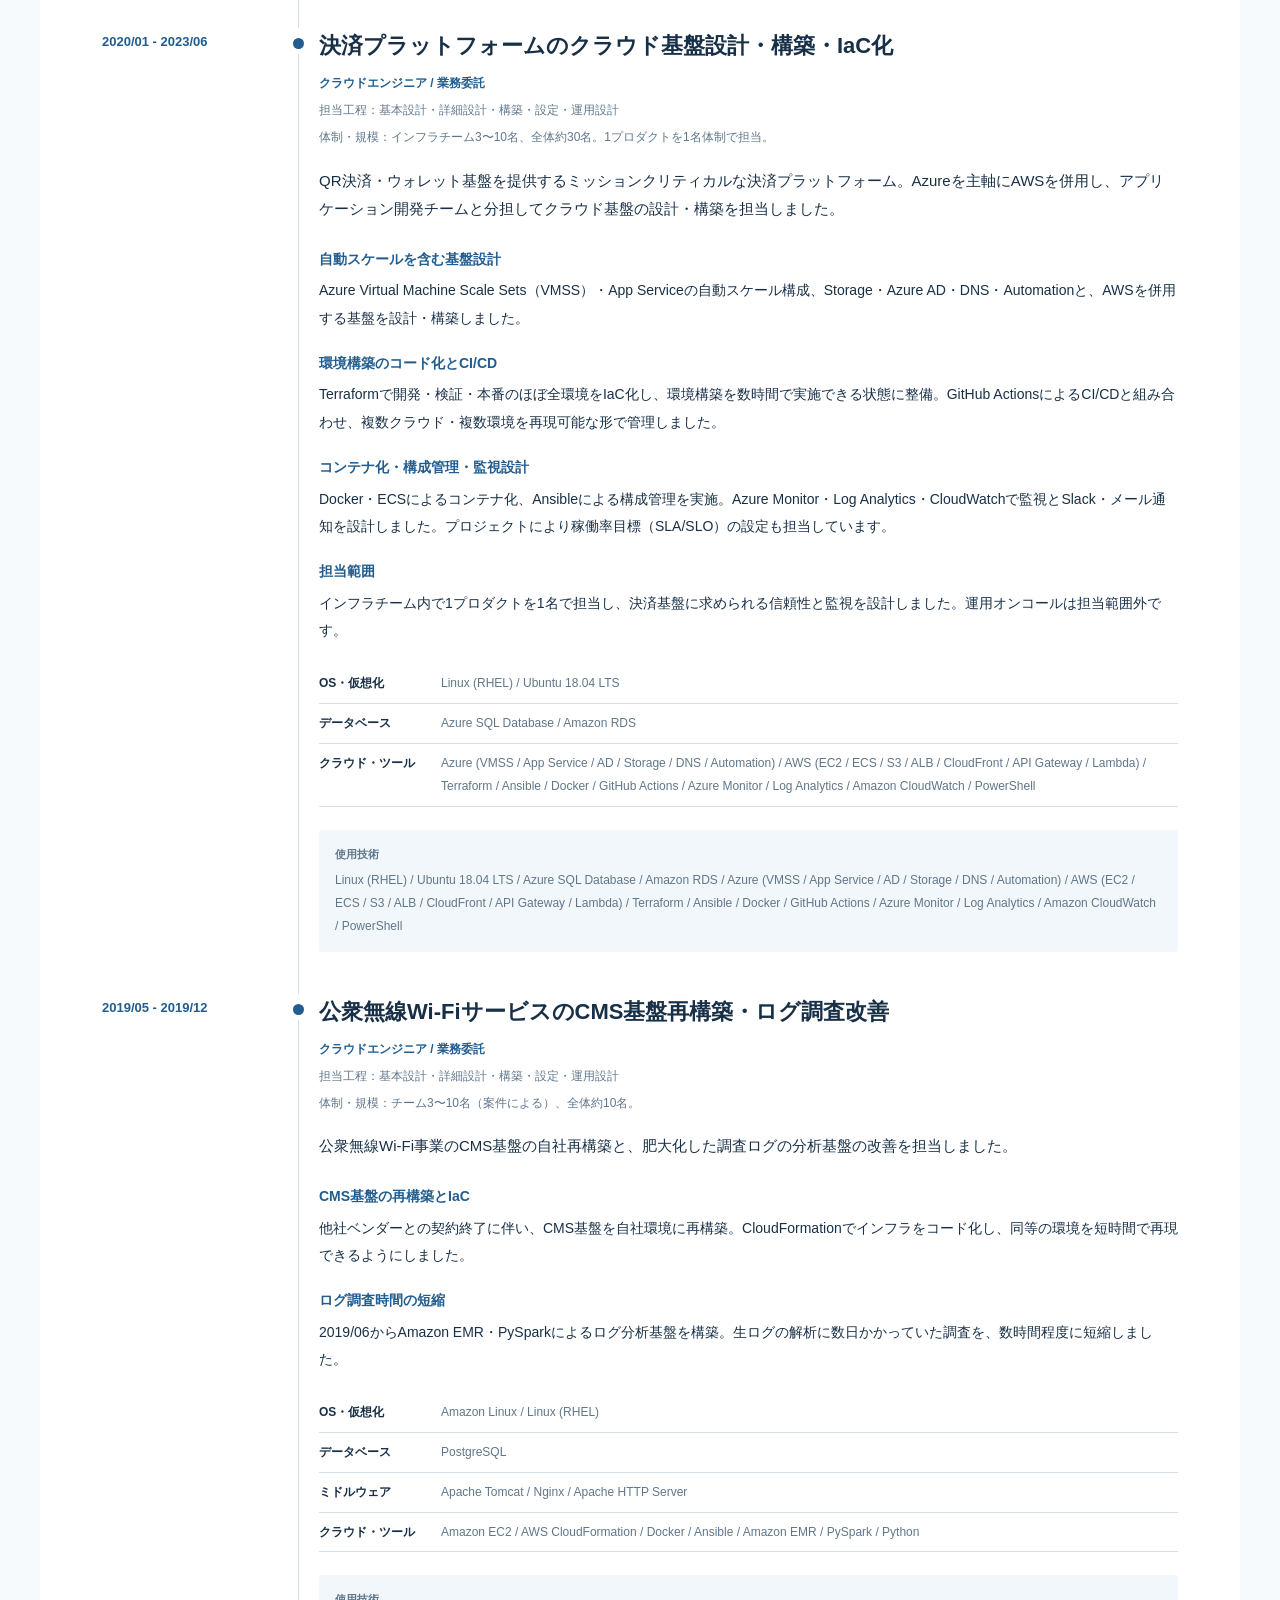
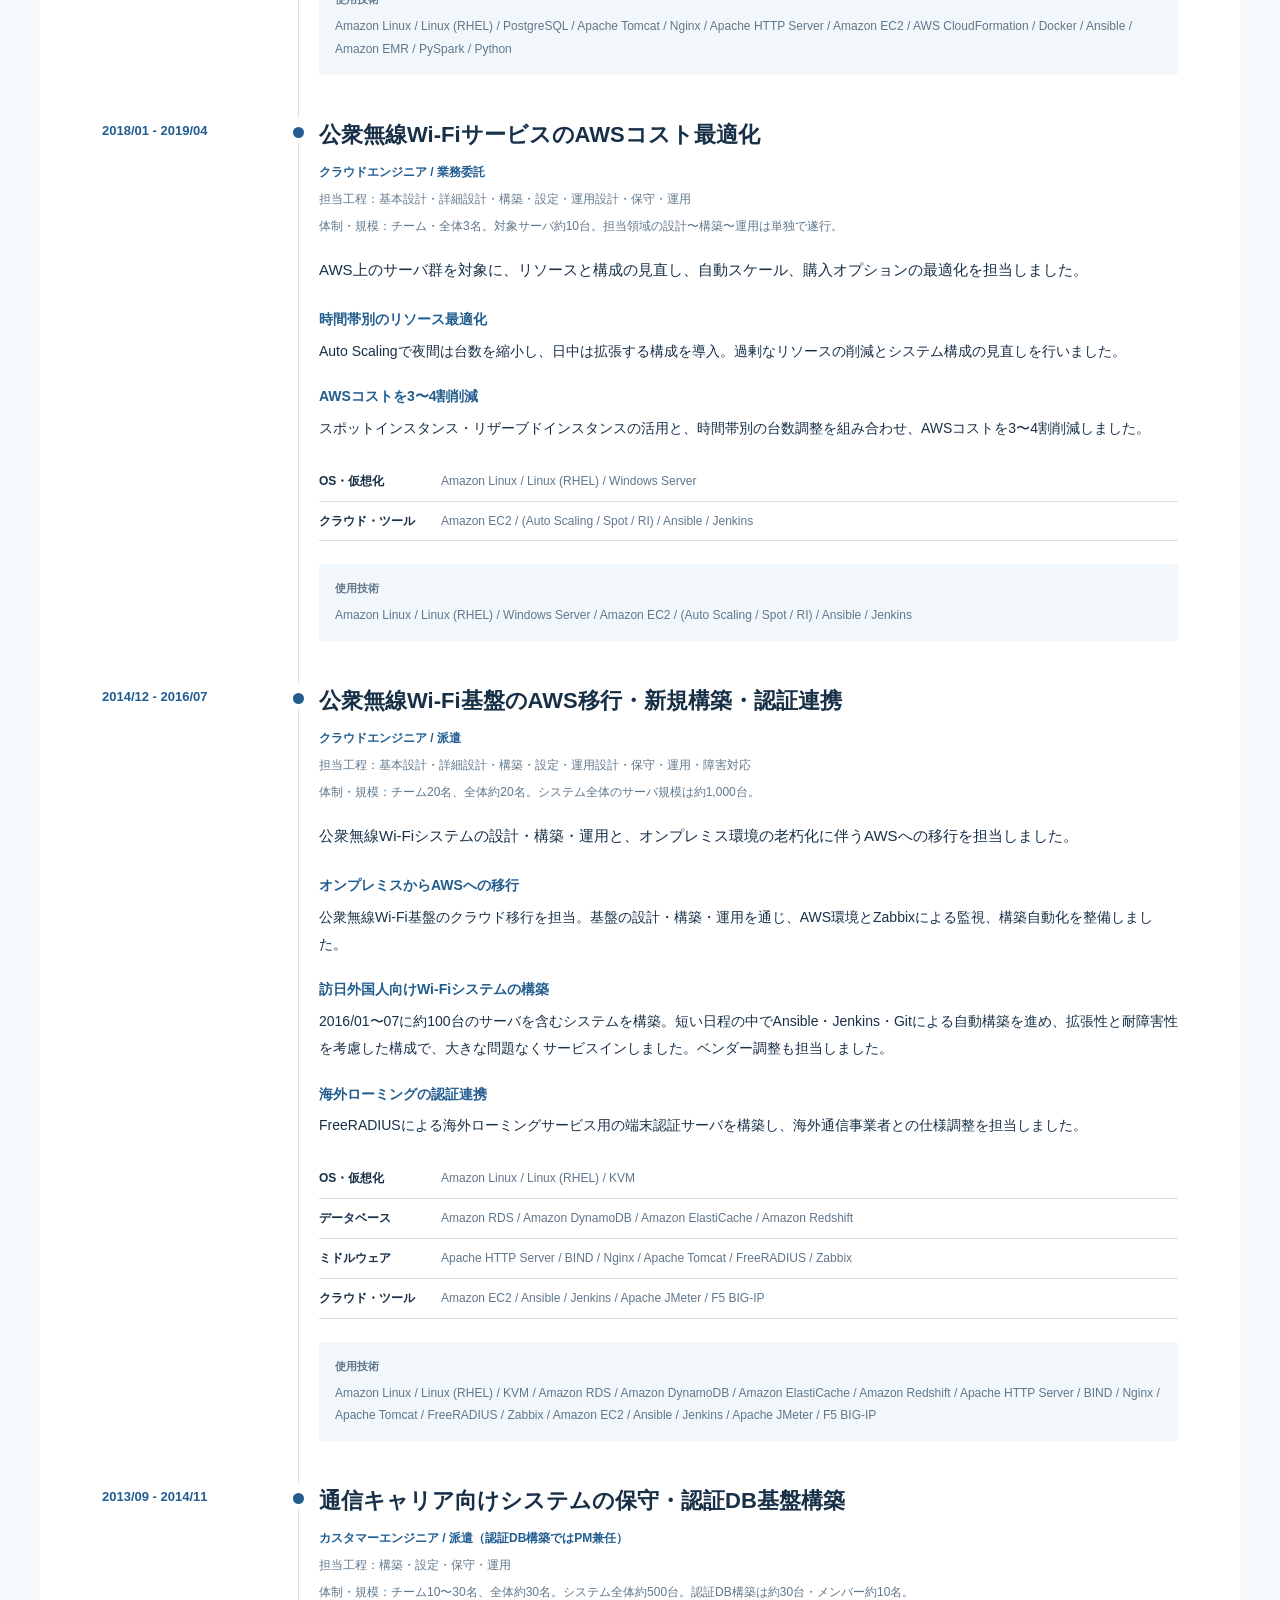
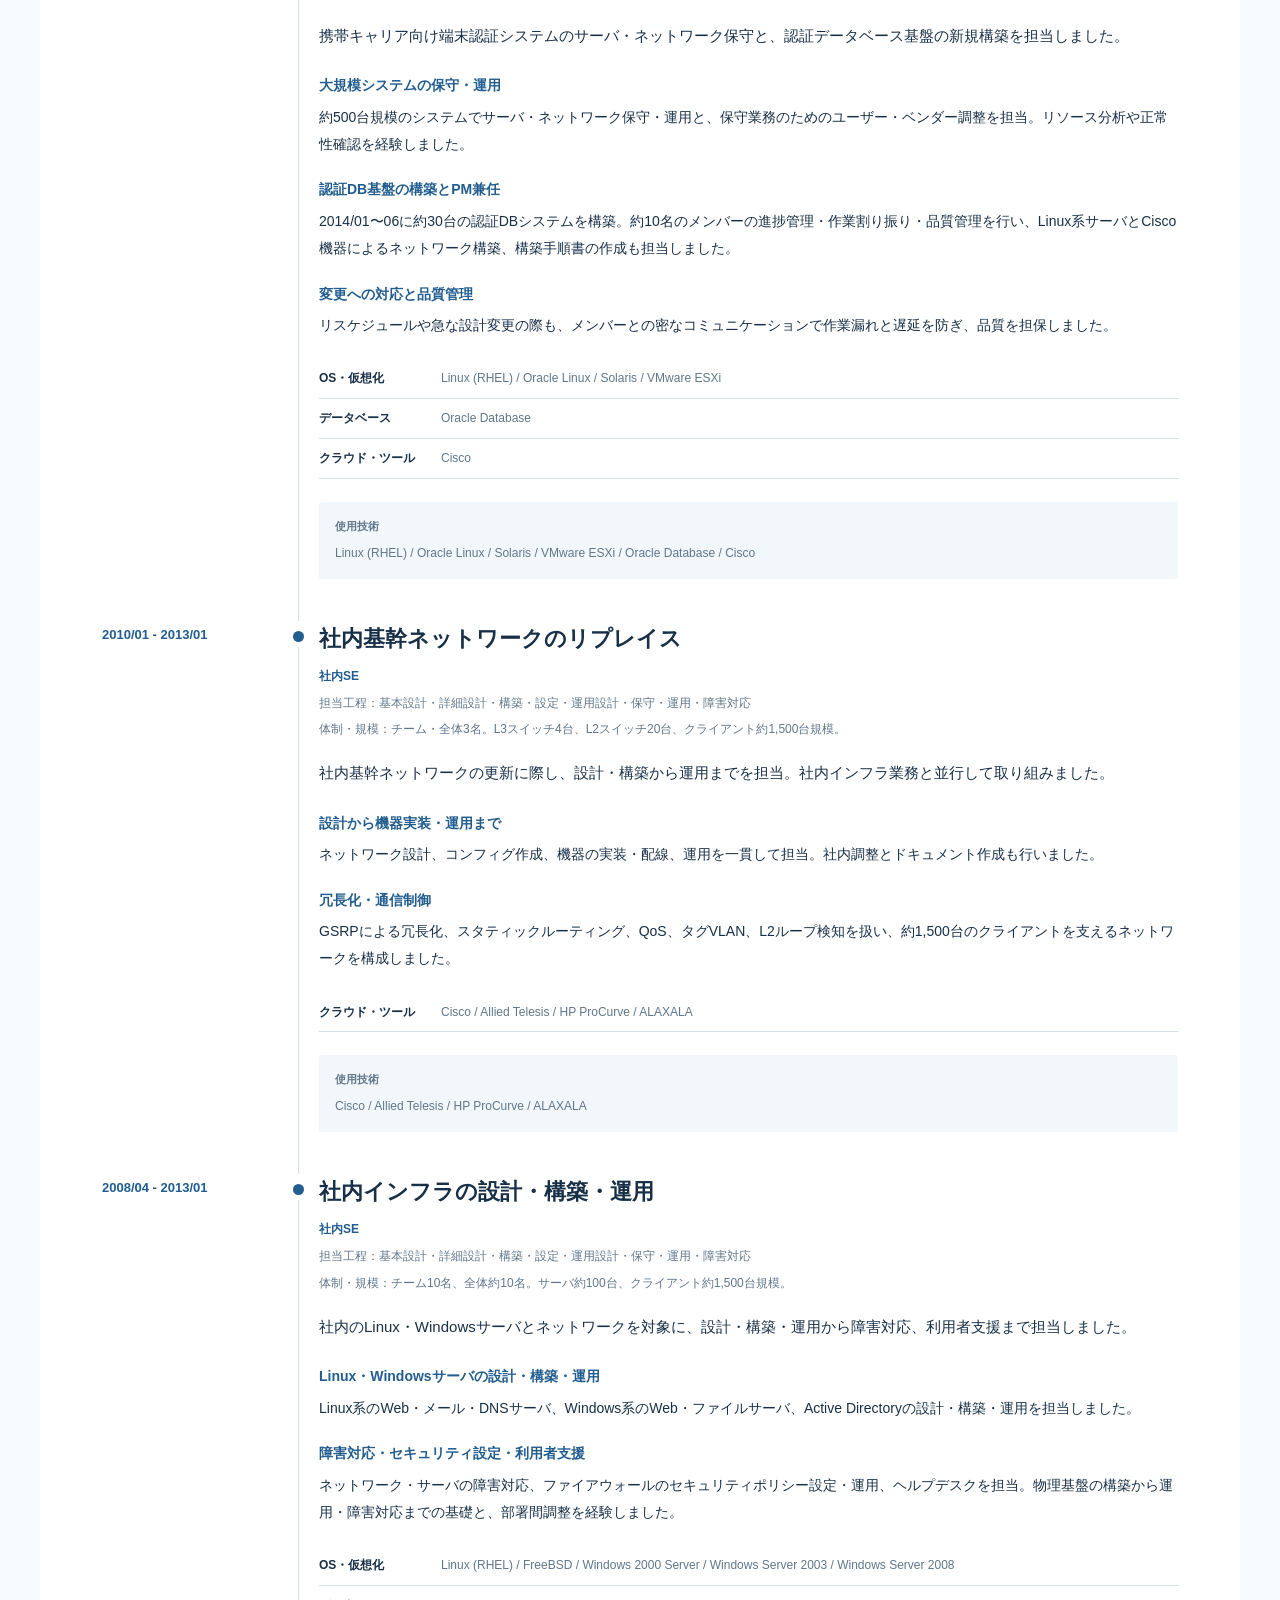
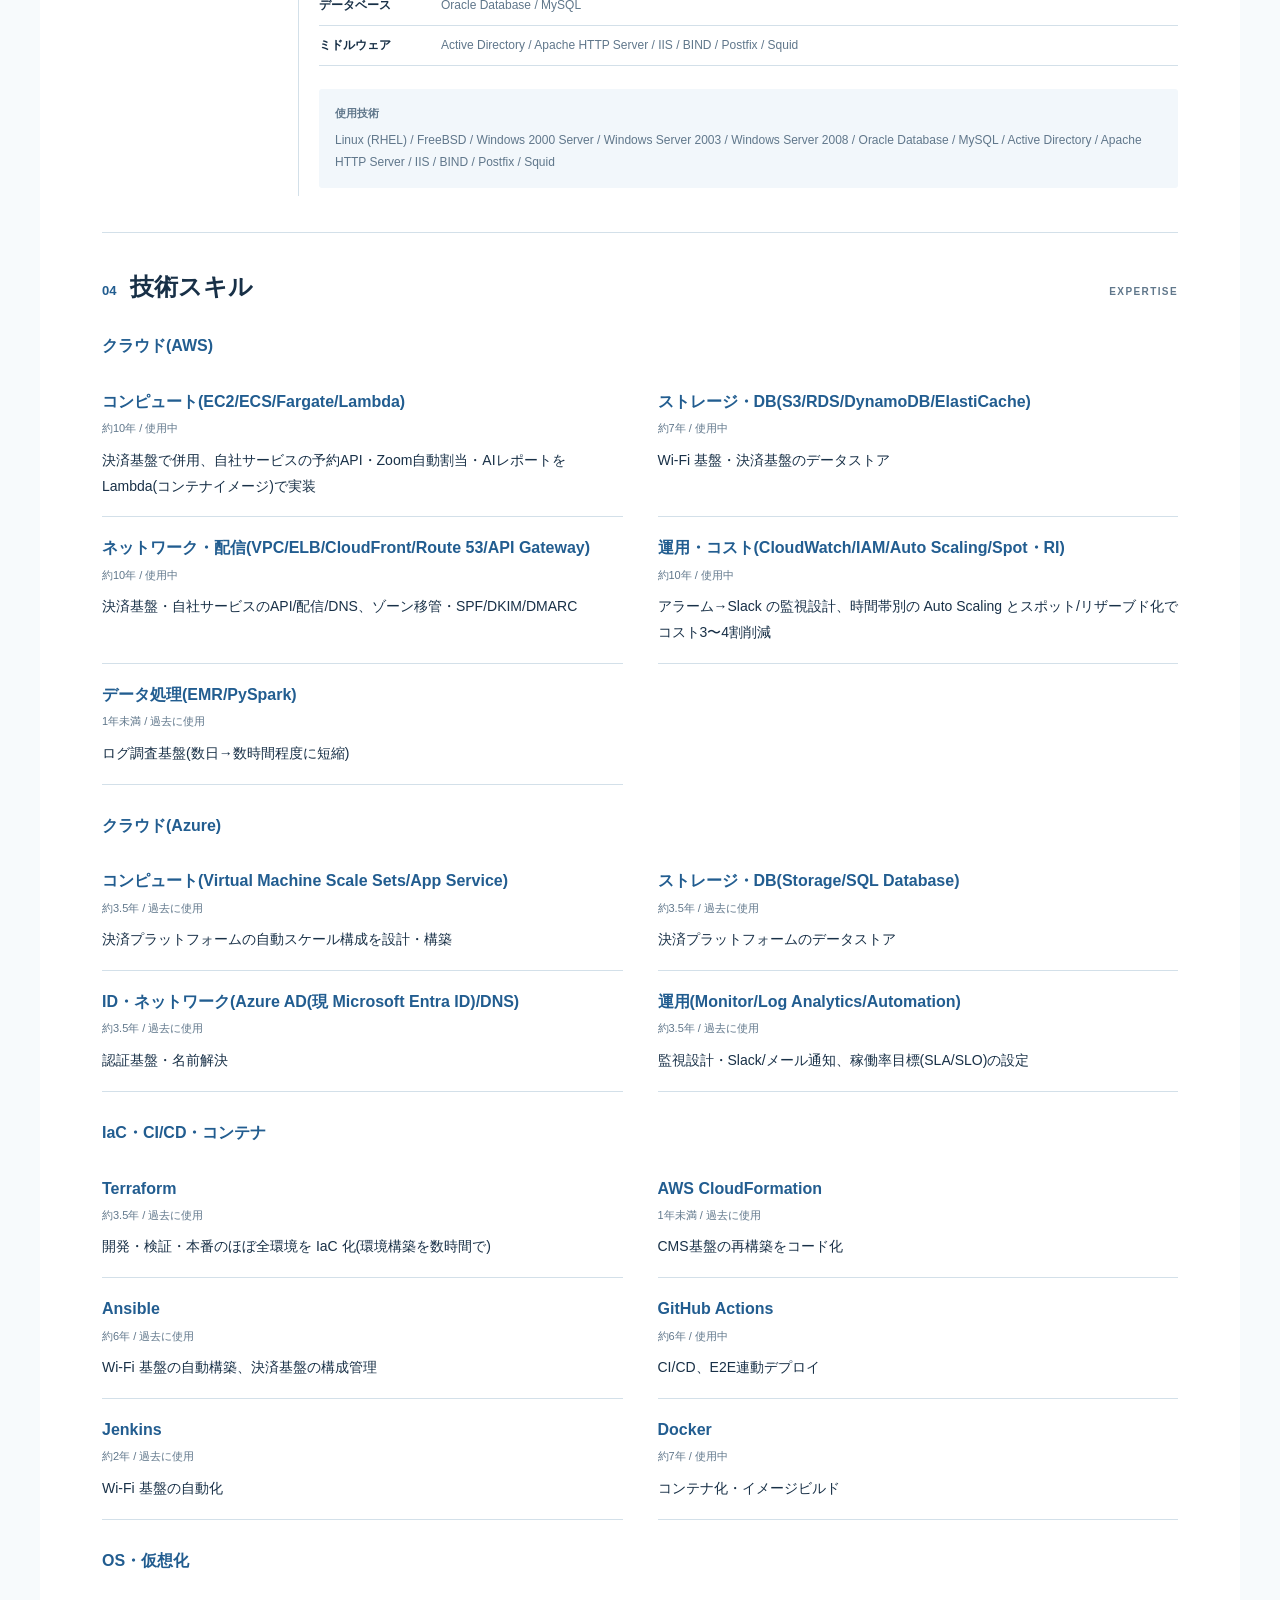
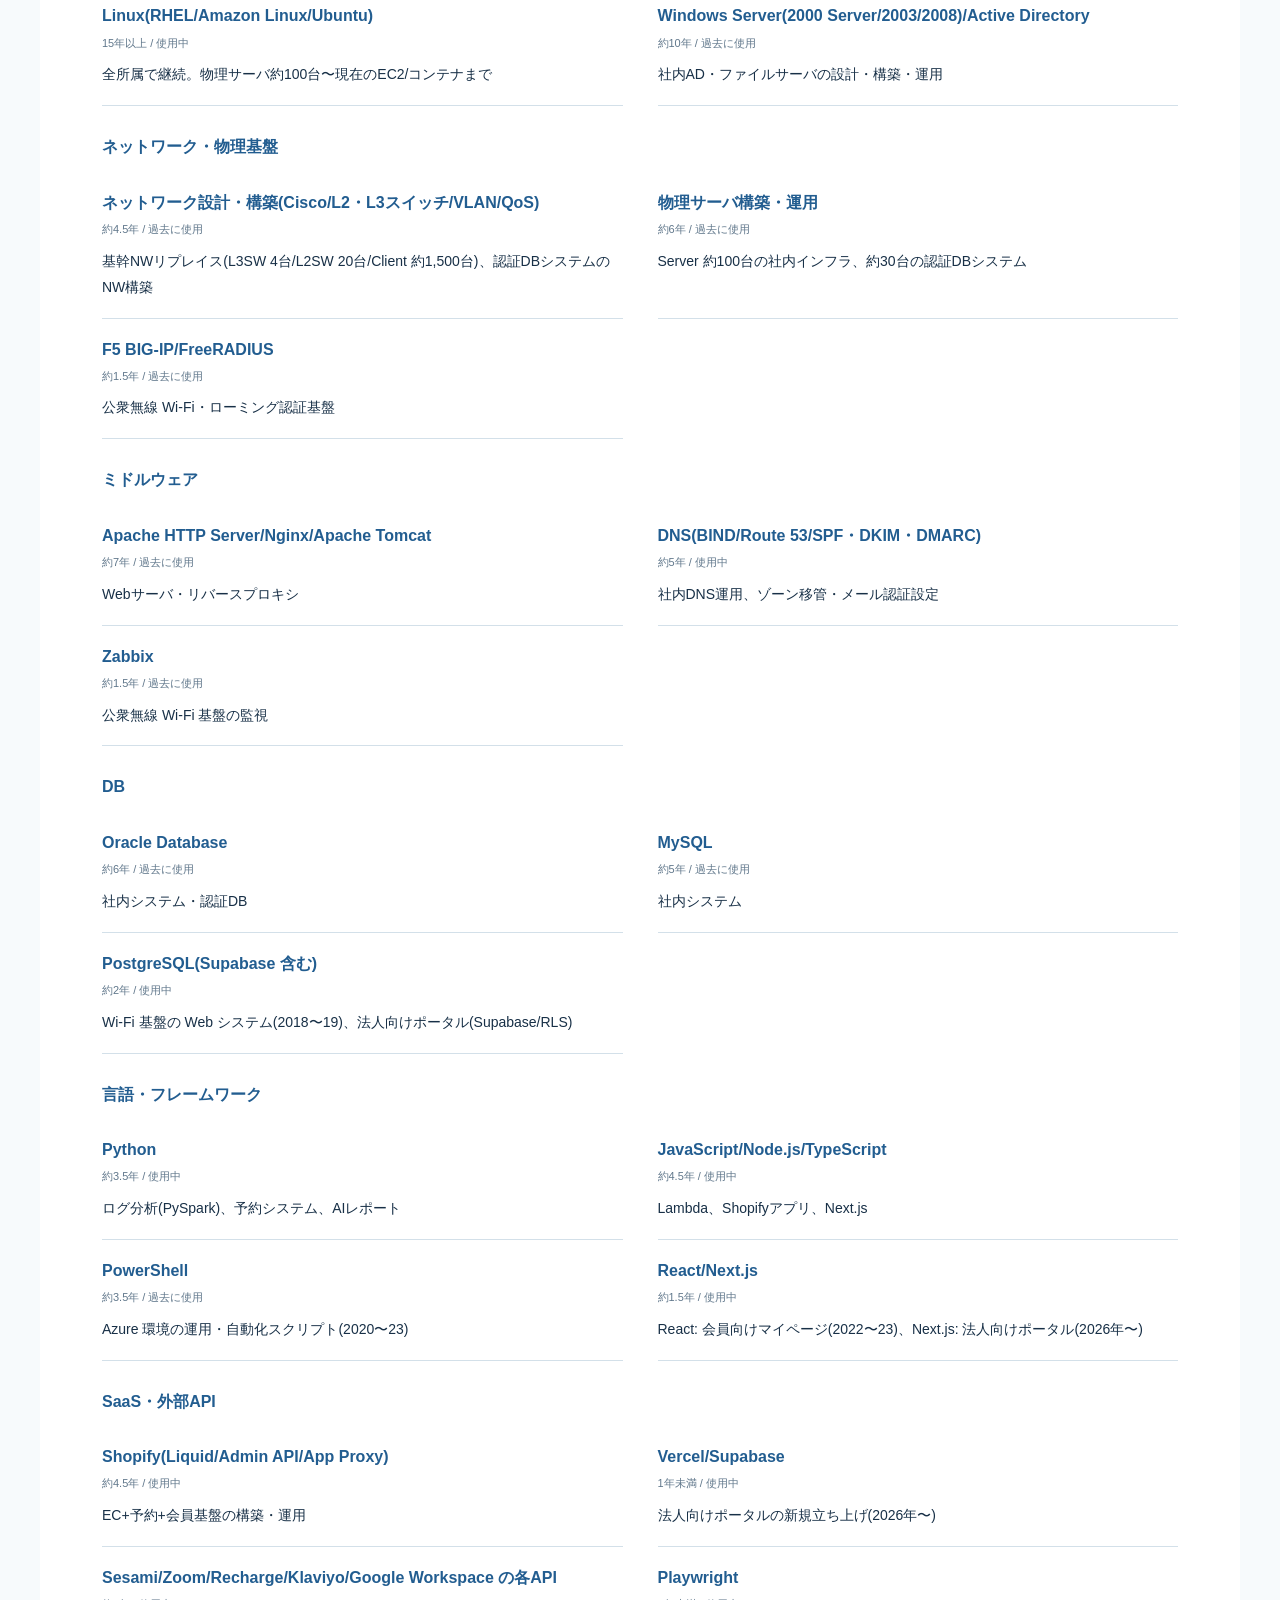
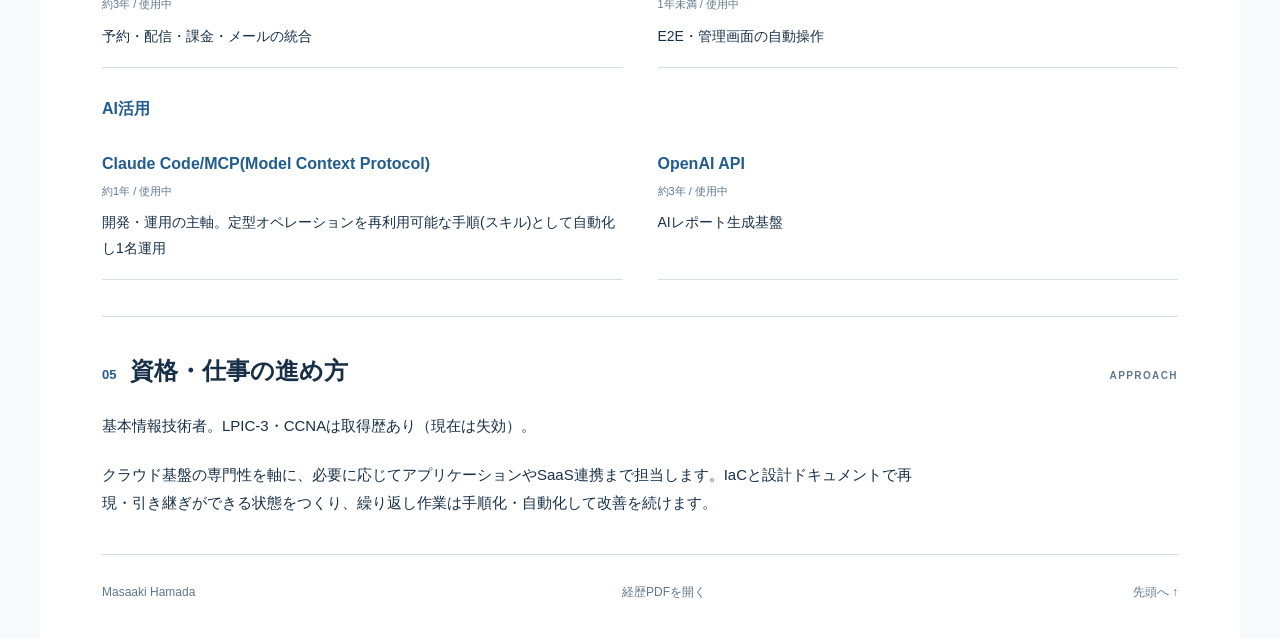
<file: docs/designs/d/index.html>
<!doctype html><html lang="ja"><head><meta charset="utf-8"><meta name="viewport" content="width=device-width,initial-scale=1"><meta name="robots" content="noindex,nofollow"><title>D案 キャリアタイムライン | 浜田 将彰</title><meta name="description" content="浜田将彰の職務経歴書・デザイン比較用ページ。"><script>if(new URLSearchParams(location.search).has('embed'))document.documentElement.dataset.embed='true';</script><link rel="stylesheet" href="../common.css?v=aee5087698cb"><link rel="stylesheet" href="../d.css?v=aee5087698cb"><script defer src="../navigation.js?v=aee5087698cb"></script></head><body class="design-d"><a class="skip" href="#main">本文へ移動</a><div class="comparison-bar"><a class="back-link" href="../?v=aee5087698cb">← 4案の比較へ</a><span class="current-design">D <span>キャリアタイムライン</span></span><nav aria-label="デザインの切り替え"><a href="../a/?v=aee5087698cb" data-switch="a"  aria-label="A案：端正なドキュメント">A</a><a href="../b/?v=aee5087698cb" data-switch="b"  aria-label="B案：余白のあるプロフィール">B</a><a href="../c/?v=aee5087698cb" data-switch="c"  aria-label="C案：エンジニアノート">C</a><a href="../d/?v=aee5087698cb" data-switch="d" aria-current=page aria-label="D案：キャリアタイムライン">D</a></nav></div><div class="resume-shell"><main id="main"><header class="identity" id="top"><div class="identity-name"><p class="eyebrow">PROFESSIONAL PROFILE</p><h1>浜田 将彰</h1><p class="name-en">Masaaki Hamada</p></div><div class="identity-info"><p class="role">SREエンジニア / CTO</p><p class="updated">更新：2026年9月16日</p><div class="export-links"><a class="pdf-link" href="../../resume.pdf?v=de85b5a75e7f">経歴PDF</a><a class="pdf-link" href="../../skillsheet.xlsx?v=de85b5a75e7f">Excel</a><a class="pdf-link" href="../../resume.md?v=de85b5a75e7f">Markdown</a></div></div></header><nav class="page-nav" aria-label="ページ目次"><a href="#summary">概要</a><a href="#history">職歴一覧</a><a href="#experience">案件経験</a><a href="#skills">技術スキル</a><a href="#about">資格・仕事の進め方</a></nav><section id="summary" class="section section-summary"><header class="section-heading"><span class="section-number">01</span><h2>概要・自己PR</h2><span class="section-en">PROFILE</span></header><div class="section-content"><p class="summary-text">物理サーバ・ネットワークからクラウド基盤まで、15年以上にわたり設計・構築・運用を経験してきました。AWSを約10年、Azureを約3.5年扱い、クラウド移行、IaC、CI/CD、監視設計に取り組んでいます。2022年からは自社サービスの取締役・CTOとして、要件定義から開発、運用・保守まで一貫して担当しています。</p><ul class="strengths"><li><span class="strength-index">01</span><div><h3>信頼性と再現性を考慮した基盤設計</h3><p>AWS・Azureの基盤設計と、IaC・CI/CDによる環境構築の標準化を得意としています。決済基盤ではTerraformで開発・検証・本番のほぼ全環境をコード化し、数時間で再構築できる状態に整備しました。自動スケールや監視・通知、稼働率目標の設計も担当し、構築後の運用を見据えて基盤を整えています。</p></div></li><li><span class="strength-index">02</span><div><h3>運用負荷とコストの改善</h3><p>リソースの使われ方と日々の運用を見直し、具体的な改善につなげてきました。公衆無線Wi-Fi基盤では、約10台のサーバに時間帯別のAuto ScalingとSpot・RIを適用し、AWSコストを3〜4割削減しました。</p></div></li><li><span class="strength-index">03</span><div><h3>要件定義から運用・保守までの一貫した開発</h3><p>自社サービスでは技術担当1名で、Webアプリケーション、SaaS連携、クラウド基盤を横断して開発しています。予約・受講履歴の連携やAIレポートなどを要件定義から運用・保守まで担当し、採用・予算・技術選定にも携わっています。定型業務の手順化とAIによる自動化を進め、当初3名で担当していた運用を1名で対応できる形に改善しました。</p></div></li></ul></div></section><section id="history" class="section section-history"><header class="section-heading"><span class="section-number">02</span><h2>職歴一覧</h2><span class="section-en">CAREER</span></header><div class="section-content"><ol class="history"><li><span class="history-period">2022/03 - 現在</span><div><h3>自社サービス</h3><p>取締役 / CTO</p></div></li><li><span class="history-period">2026/03 - 2026/07</span><div><h3>Webサービスのクラウド移行</h3><p>ITコンサルタント / 事業側・ベンダー間の調整</p></div></li><li><span class="history-period">2022/07 - 2023/07</span><div><h3>会員向け動画サービス</h3><p>開発全般・運用・保守 / 受託</p></div></li><li><span class="history-period">2020/01 - 2023/06</span><div><h3>決済プラットフォーム</h3><p>クラウドエンジニア / 業務委託</p></div></li><li><span class="history-period">2018/01 - 2019/12</span><div><h3>通信サービス基盤</h3><p>クラウドエンジニア / 業務委託</p></div></li><li><span class="history-period">2014/12 - 2016/07</span><div><h3>通信サービス基盤</h3><p>クラウドエンジニア / 派遣</p></div></li><li><span class="history-period">2013/09 - 2014/11</span><div><h3>通信キャリア向けシステム</h3><p>カスタマーエンジニア / 派遣</p></div></li><li><span class="history-period">2008/04 - 2013/01</span><div><h3>事業会社の社内インフラ</h3><p>社内SE</p></div></li></ol><p class="note">動画サービスの受託案件は2022/07 - 09に開発、2022/10 - 2023/07は修正・運用・保守を担当。自社サービス・業務委託と並行。2013/02 - 08は資格取得期間、2016/12 - 2017/12はカナダへ遊学。 社内ネットワークのリプレイス（2010/01 - 2013/01）は、社内インフラ業務と並行して担当しました。</p></div></section><section id="experience" class="section section-experience"><header class="section-heading"><span class="section-number">03</span><h2>案件経験</h2><span class="section-en">EXPERIENCE</span></header><div class="section-content"><article class="project" id="own-service"><div class="project-aside"><span class="project-index">01</span><p class="period">2022/03 - 現在</p></div><div class="project-body"><h3>オンラインヨガサービスの予約・受講基盤、AIレポート、法人向けポータルの開発・運用</h3><p class="project-role">取締役 / CTO</p><p class="project-phases">担当工程：企画・要件定義・技術選定・基本設計・詳細設計・構築・実装・運用設計・保守・運用・障害対応</p><p class="project-phases">体制・規模：事業全体：本人を含む3名＋講師約20名。技術担当：本人1名。定型運用はAI活用により3名から1名へ。</p><p class="project-overview">グローバル向けのオンライン1on1ヨガ・サブスクリプションサービス（BtoC/BtoB）で技術全般を担当しています。個人向けのEC・予約・受講基盤、AIレッスンレポート、Zoom会議管理、法人向け予約ポータルを開発・運用しています。</p><ul class="project-items"><li><h4>要件定義・技術選定と開発全体の担当</h4><p>技術担当1名で、要件定義、技術選定、基本・詳細設計、実装、運用設計、保守・運用、障害対応まで担当しています。取締役・CTOとして、採用・予算に関する意思決定にも携わっています。</p></li><li><h4>EC・予約・契約情報とレッスン配信の統合</h4><p>Shopify・Sesami・Zoom・Recharge・Klaviyoを組み合わせ、EC・予約・契約情報とレッスン配信を連携しました。生徒・講師の現地時刻とJST・PT・UTCが関わる予約情報の整合性を考慮して設計・構築しています。</p></li><li><h4>予約・受講履歴のAPIと変更・キャンセル連携</h4><p>Node.js・Expressで予約・契約情報の連携APIを実装しました。講師情報、予約データ、受講URL、タイムゾーンをShopify Metaobjectに保存して顧客と紐付け、予約変更・キャンセルに伴う会議情報の更新、顧客別の受講・注文・契約情報の取得、レッスン単位のコメント管理に対応しました。</p></li><li><h4>AIレッスンレポートの生成・配信</h4><p>Python・AWS Lambdaでレッスン字幕を取得し、OpenAI APIによるレポート生成、Gmailでのメール配信、Shopifyへの保存、Google Docsへの履歴蓄積までを自動化しました。2025年3月18日に正式リリースしています。</p></li><li><h4>AIレポート処理の再試行・重複抑制</h4><p>字幕生成の遅延に対応する再試行処理と、DynamoDBを使って重複処理を抑える実行ロックを実装しました。</p></li><li><h4>会議アカウントの自動割り当て</h4><p>Python・AWS Lambdaで複数のZoomアカウントの会議予定を取得し、開始・終了時刻の重複判定で空きアカウントを選定しました。会議の作成・削除と、Google Calendar・スプレッドシートへの記録を連携しています。</p></li><li><h4>監視・アラーム通知の整備</h4><p>CloudWatch・SNSからSlackへのアラーム通知を整備しています。</p></li><li><h4>法人向け予約ポータルの開発と認可・テスト設計</h4><p>2026年7月からNext.js・Vercel・Supabaseで法人向け予約ポータルを新規開発しています。検証・本番の環境分離、PostgreSQL RLSによる認可、PlaywrightによるE2Eテストを整備しました。E2Eテストは本番データから隔離する構成を設計しています。</p></li><li><h4>AIを活用した定型運用の自動化</h4><p>2025年からClaude Codeを主軸に開発・運用を進め、定型オペレーションを再利用可能な手順として自動化しました。当初3名で担当していた運用を、AI活用により1名で対応できる形に改善しています。</p></li></ul><dl class="environment"><div><dt>OS・仮想化</dt><dd>Amazon Linux / (EC2)</dd></div><div><dt>データベース</dt><dd>Supabase / (PostgreSQL)</dd></div><div><dt>ミドルウェア</dt><dd>Supabase Auth</dd></div><div><dt>クラウド・ツール</dt><dd>AWS (EC2 / Lambda / S3 / ECS / ECR / CloudWatch) / Vercel / Next.js / TypeScript / Shopify / Sesami / Zoom / Recharge / Klaviyo の各API / Playwright / GitHub Actions / Docker / Node.js / Python / OpenAI API / Claude Code</dd></div></dl><p class="tech"><span>使用技術</span>AWS Lambda / API Gateway / DynamoDB / S3 / Docker / Shopify Admin GraphQL API・App Proxy / Liquid / Node.js / Express / Python / OpenAI API / Zoom API / Gmail API / Google Docs API / Google Calendar API / Google Sheets API / Next.js / TypeScript / Vercel / Supabase / Playwright / Claude Code / MCP / GitHub Actions / CloudWatch / SNS / Sesami API / Recharge API / Klaviyo API / Serverless Framework</p><p class="note">公開資料：<a href="https://prtimes.jp/main/html/rd/p/000000002.000119830.html">AIレッスンレポートの正式リリース（PR TIMES・2025/03/23）</a></p></div></article><article class="project" id="cloud-consulting"><div class="project-aside"><span class="project-index">02</span><p class="period">2026/03 - 2026/07</p></div><div class="project-body"><h3>Webサービスのクラウド移行に伴うITコンサルティング</h3><p class="project-role">ITコンサルタント / 事業側・ベンダー間の調整</p><p class="project-phases">担当工程：要件定義・基本設計</p><p class="project-phases">体制・規模：全体約20名（事業側・ベンダー・本人）。</p><p class="project-overview">BtoC Webサービスの既存ホスティング環境から、AWSのMSPフルマネージド環境への移行を支援。事業側とベンダー側のインフラ部分の調整、構成・手順のチェックを担当しました。</p><ul class="project-items"><li><h4>構成レビューと技術判断</h4><p>移行構成をレビューし、技術判断に必要な情報を整理。移行後の構成を棚卸しし、構成図にまとめました。</p></li><li><h4>セッション障害への対応案の比較</h4><p>負荷分散時に発生するセッション障害について複数の対策案を比較検討。ベンダーに見積もりと実現可能性の確認を依頼し、事業側の判断を支援しました。</p></li><li><h4>DNS移管と切り替えの確認</h4><p>DNS移管の事前検証と切り替え後の確認を担当しました。移行の実作業はベンダー・事業側が実施し、当方は両者間の調整と構成・手順の確認を担いました。</p></li></ul><dl class="environment"><div><dt>OS・仮想化</dt><dd>Amazon Linux / (EC2)</dd></div><div><dt>ミドルウェア</dt><dd>Apache HTTP Server / PHP</dd></div><div><dt>クラウド・ツール</dt><dd>AWS (ALB / Route 53 / S3)</dd></div></dl><p class="tech"><span>使用技術</span>Amazon Linux / (EC2) / Apache HTTP Server / PHP / AWS (ALB / Route 53 / S3)</p></div></article><article class="project" id="member-video"><div class="project-aside"><span class="project-index">03</span><p class="period">開発：2022/07 - 09 ／ 修正・運用・保守：2022/10 - 2023/07</p></div><div class="project-body"><h3>動画配信サービス向け会員マイページの受託開発</h3><p class="project-role">Webアプリケーション開発 / 受託</p><p class="project-phases">担当工程：フロントエンド・API・AWS基盤の開発全般、修正・運用・保守</p><p class="project-phases">体制・規模：フロントエンド・API・AWS基盤の開発全般を担当。</p><p class="project-overview">会員向け動画閲覧Webアプリケーションを受託開発。Reactによる画面、外部動画APIと連携するバックエンド、AWS上の認証・配信環境まで開発全般を担当し、開発後も修正・運用・保守を行いました。</p><ul class="project-items"><li><h4>動画閲覧・検索画面</h4><p>React・Material UIでPC・スマートフォン対応の画面を実装。Vimeoの動画再生、タイトル・講師・カテゴリ・タグ検索、新着・おすすめ動画の表示に対応しました。</p></li><li><h4>外部API連携とAWS基盤</h4><p>Amplify・Lambda・API Gatewayで動画情報取得APIを実装。Cognitoによるログイン、S3・CloudFrontによる配信環境、DynamoDBからの画面用パラメータ取得を構成しました。</p></li><li><h4>利用・管理上の改善</h4><p>日本語検索の文字正規化、通信リトライ、読み込み中・エラー表示に対応。会員CSVからCognitoへ一括登録する処理も実装しました。</p></li></ul><dl class="environment"><div><dt>フロントエンド</dt><dd>React / Material UI / JavaScript / TypeScript（一部）</dd></div><div><dt>認証・API</dt><dd>AWS Amplify / Cognito / Lambda / API Gateway / Node.js / Vimeo API</dd></div><div><dt>配信・データストア</dt><dd>S3 / CloudFront / DynamoDB</dd></div></dl><p class="tech"><span>使用技術</span>React / JavaScript / TypeScript（一部）/ Material UI / Node.js / AWS Amplify / Lambda / API Gateway / Cognito / S3 / CloudFront / DynamoDB / Vimeo API</p></div></article><article class="project" id="payments"><div class="project-aside"><span class="project-index">04</span><p class="period">2020/01 - 2023/06</p></div><div class="project-body"><h3>決済プラットフォームのクラウド基盤設計・構築・IaC化</h3><p class="project-role">クラウドエンジニア / 業務委託</p><p class="project-phases">担当工程：基本設計・詳細設計・構築・設定・運用設計</p><p class="project-phases">体制・規模：インフラチーム3〜10名、全体約30名。1プロダクトを1名体制で担当。</p><p class="project-overview">QR決済・ウォレット基盤を提供するミッションクリティカルな決済プラットフォーム。Azureを主軸にAWSを併用し、アプリケーション開発チームと分担してクラウド基盤の設計・構築を担当しました。</p><ul class="project-items"><li><h4>自動スケールを含む基盤設計</h4><p>Azure Virtual Machine Scale Sets（VMSS）・App Serviceの自動スケール構成、Storage・Azure AD・DNS・Automationと、AWSを併用する基盤を設計・構築しました。</p></li><li><h4>環境構築のコード化とCI/CD</h4><p>Terraformで開発・検証・本番のほぼ全環境をIaC化し、環境構築を数時間で実施できる状態に整備。GitHub ActionsによるCI/CDと組み合わせ、複数クラウド・複数環境を再現可能な形で管理しました。</p></li><li><h4>コンテナ化・構成管理・監視設計</h4><p>Docker・ECSによるコンテナ化、Ansibleによる構成管理を実施。Azure Monitor・Log Analytics・CloudWatchで監視とSlack・メール通知を設計しました。プロジェクトにより稼働率目標（SLA/SLO）の設定も担当しています。</p></li><li><h4>担当範囲</h4><p>インフラチーム内で1プロダクトを1名で担当し、決済基盤に求められる信頼性と監視を設計しました。運用オンコールは担当範囲外です。</p></li></ul><dl class="environment"><div><dt>OS・仮想化</dt><dd>Linux (RHEL) / Ubuntu 18.04 LTS</dd></div><div><dt>データベース</dt><dd>Azure SQL Database / Amazon RDS</dd></div><div><dt>クラウド・ツール</dt><dd>Azure (VMSS / App Service / AD / Storage / DNS / Automation) / AWS (EC2 / ECS / S3 / ALB / CloudFront / API Gateway / Lambda) / Terraform / Ansible / Docker / GitHub Actions / Azure Monitor / Log Analytics / Amazon CloudWatch / PowerShell</dd></div></dl><p class="tech"><span>使用技術</span>Linux (RHEL) / Ubuntu 18.04 LTS / Azure SQL Database / Amazon RDS / Azure (VMSS / App Service / AD / Storage / DNS / Automation) / AWS (EC2 / ECS / S3 / ALB / CloudFront / API Gateway / Lambda) / Terraform / Ansible / Docker / GitHub Actions / Azure Monitor / Log Analytics / Amazon CloudWatch / PowerShell</p></div></article><article class="project" id="telecom-cms"><div class="project-aside"><span class="project-index">05</span><p class="period">2019/05 - 2019/12</p></div><div class="project-body"><h3>公衆無線Wi-FiサービスのCMS基盤再構築・ログ調査改善</h3><p class="project-role">クラウドエンジニア / 業務委託</p><p class="project-phases">担当工程：基本設計・詳細設計・構築・設定・運用設計</p><p class="project-phases">体制・規模：チーム3〜10名（案件による）、全体約10名。</p><p class="project-overview">公衆無線Wi-Fi事業のCMS基盤の自社再構築と、肥大化した調査ログの分析基盤の改善を担当しました。</p><ul class="project-items"><li><h4>CMS基盤の再構築とIaC</h4><p>他社ベンダーとの契約終了に伴い、CMS基盤を自社環境に再構築。CloudFormationでインフラをコード化し、同等の環境を短時間で再現できるようにしました。</p></li><li><h4>ログ調査時間の短縮</h4><p>2019/06からAmazon EMR・PySparkによるログ分析基盤を構築。生ログの解析に数日かかっていた調査を、数時間程度に短縮しました。</p></li></ul><dl class="environment"><div><dt>OS・仮想化</dt><dd>Amazon Linux / Linux (RHEL)</dd></div><div><dt>データベース</dt><dd>PostgreSQL</dd></div><div><dt>ミドルウェア</dt><dd>Apache Tomcat / Nginx / Apache HTTP Server</dd></div><div><dt>クラウド・ツール</dt><dd>Amazon EC2 / AWS CloudFormation / Docker / Ansible / Amazon EMR / PySpark / Python</dd></div></dl><p class="tech"><span>使用技術</span>Amazon Linux / Linux (RHEL) / PostgreSQL / Apache Tomcat / Nginx / Apache HTTP Server / Amazon EC2 / AWS CloudFormation / Docker / Ansible / Amazon EMR / PySpark / Python</p></div></article><article class="project" id="telecom-cost"><div class="project-aside"><span class="project-index">06</span><p class="period">2018/01 - 2019/04</p></div><div class="project-body"><h3>公衆無線Wi-FiサービスのAWSコスト最適化</h3><p class="project-role">クラウドエンジニア / 業務委託</p><p class="project-phases">担当工程：基本設計・詳細設計・構築・設定・運用設計・保守・運用</p><p class="project-phases">体制・規模：チーム・全体3名。対象サーバ約10台。担当領域の設計〜構築〜運用は単独で遂行。</p><p class="project-overview">AWS上のサーバ群を対象に、リソースと構成の見直し、自動スケール、購入オプションの最適化を担当しました。</p><ul class="project-items"><li><h4>時間帯別のリソース最適化</h4><p>Auto Scalingで夜間は台数を縮小し、日中は拡張する構成を導入。過剰なリソースの削減とシステム構成の見直しを行いました。</p></li><li><h4>AWSコストを3〜4割削減</h4><p>スポットインスタンス・リザーブドインスタンスの活用と、時間帯別の台数調整を組み合わせ、AWSコストを3〜4割削減しました。</p></li></ul><dl class="environment"><div><dt>OS・仮想化</dt><dd>Amazon Linux / Linux (RHEL) / Windows Server</dd></div><div><dt>クラウド・ツール</dt><dd>Amazon EC2 / (Auto Scaling / Spot / RI) / Ansible / Jenkins</dd></div></dl><p class="tech"><span>使用技術</span>Amazon Linux / Linux (RHEL) / Windows Server / Amazon EC2 / (Auto Scaling / Spot / RI) / Ansible / Jenkins</p></div></article><article class="project" id="telecom"><div class="project-aside"><span class="project-index">07</span><p class="period">2014/12 - 2016/07</p></div><div class="project-body"><h3>公衆無線Wi-Fi基盤のAWS移行・新規構築・認証連携</h3><p class="project-role">クラウドエンジニア / 派遣</p><p class="project-phases">担当工程：基本設計・詳細設計・構築・設定・運用設計・保守・運用・障害対応</p><p class="project-phases">体制・規模：チーム20名、全体約20名。システム全体のサーバ規模は約1,000台。</p><p class="project-overview">公衆無線Wi-Fiシステムの設計・構築・運用と、オンプレミス環境の老朽化に伴うAWSへの移行を担当しました。</p><ul class="project-items"><li><h4>オンプレミスからAWSへの移行</h4><p>公衆無線Wi-Fi基盤のクラウド移行を担当。基盤の設計・構築・運用を通じ、AWS環境とZabbixによる監視、構築自動化を整備しました。</p></li><li><h4>訪日外国人向けWi-Fiシステムの構築</h4><p>2016/01〜07に約100台のサーバを含むシステムを構築。短い日程の中でAnsible・Jenkins・Gitによる自動構築を進め、拡張性と耐障害性を考慮した構成で、大きな問題なくサービスインしました。ベンダー調整も担当しました。</p></li><li><h4>海外ローミングの認証連携</h4><p>FreeRADIUSによる海外ローミングサービス用の端末認証サーバを構築し、海外通信事業者との仕様調整を担当しました。</p></li></ul><dl class="environment"><div><dt>OS・仮想化</dt><dd>Amazon Linux / Linux (RHEL) / KVM</dd></div><div><dt>データベース</dt><dd>Amazon RDS / Amazon DynamoDB / Amazon ElastiCache / Amazon Redshift</dd></div><div><dt>ミドルウェア</dt><dd>Apache HTTP Server / BIND / Nginx / Apache Tomcat / FreeRADIUS / Zabbix</dd></div><div><dt>クラウド・ツール</dt><dd>Amazon EC2 / Ansible / Jenkins / Apache JMeter / F5 BIG-IP</dd></div></dl><p class="tech"><span>使用技術</span>Amazon Linux / Linux (RHEL) / KVM / Amazon RDS / Amazon DynamoDB / Amazon ElastiCache / Amazon Redshift / Apache HTTP Server / BIND / Nginx / Apache Tomcat / FreeRADIUS / Zabbix / Amazon EC2 / Ansible / Jenkins / Apache JMeter / F5 BIG-IP</p></div></article><article class="project" id="carrier"><div class="project-aside"><span class="project-index">08</span><p class="period">2013/09 - 2014/11</p></div><div class="project-body"><h3>通信キャリア向けシステムの保守・認証DB基盤構築</h3><p class="project-role">カスタマーエンジニア / 派遣（認証DB構築ではPM兼任）</p><p class="project-phases">担当工程：構築・設定・保守・運用</p><p class="project-phases">体制・規模：チーム10〜30名、全体約30名。システム全体約500台。認証DB構築は約30台・メンバー約10名。</p><p class="project-overview">携帯キャリア向け端末認証システムのサーバ・ネットワーク保守と、認証データベース基盤の新規構築を担当しました。</p><ul class="project-items"><li><h4>大規模システムの保守・運用</h4><p>約500台規模のシステムでサーバ・ネットワーク保守・運用と、保守業務のためのユーザー・ベンダー調整を担当。リソース分析や正常性確認を経験しました。</p></li><li><h4>認証DB基盤の構築とPM兼任</h4><p>2014/01〜06に約30台の認証DBシステムを構築。約10名のメンバーの進捗管理・作業割り振り・品質管理を行い、Linux系サーバとCisco機器によるネットワーク構築、構築手順書の作成も担当しました。</p></li><li><h4>変更への対応と品質管理</h4><p>リスケジュールや急な設計変更の際も、メンバーとの密なコミュニケーションで作業漏れと遅延を防ぎ、品質を担保しました。</p></li></ul><dl class="environment"><div><dt>OS・仮想化</dt><dd>Linux (RHEL) / Oracle Linux / Solaris / VMware ESXi</dd></div><div><dt>データベース</dt><dd>Oracle Database</dd></div><div><dt>クラウド・ツール</dt><dd>Cisco</dd></div></dl><p class="tech"><span>使用技術</span>Linux (RHEL) / Oracle Linux / Solaris / VMware ESXi / Oracle Database / Cisco</p></div></article><article class="project" id="internal-network"><div class="project-aside"><span class="project-index">09</span><p class="period">2010/01 - 2013/01</p></div><div class="project-body"><h3>社内基幹ネットワークのリプレイス</h3><p class="project-role">社内SE</p><p class="project-phases">担当工程：基本設計・詳細設計・構築・設定・運用設計・保守・運用・障害対応</p><p class="project-phases">体制・規模：チーム・全体3名。L3スイッチ4台、L2スイッチ20台、クライアント約1,500台規模。</p><p class="project-overview">社内基幹ネットワークの更新に際し、設計・構築から運用までを担当。社内インフラ業務と並行して取り組みました。</p><ul class="project-items"><li><h4>設計から機器実装・運用まで</h4><p>ネットワーク設計、コンフィグ作成、機器の実装・配線、運用を一貫して担当。社内調整とドキュメント作成も行いました。</p></li><li><h4>冗長化・通信制御</h4><p>GSRPによる冗長化、スタティックルーティング、QoS、タグVLAN、L2ループ検知を扱い、約1,500台のクライアントを支えるネットワークを構成しました。</p></li></ul><dl class="environment"><div><dt>クラウド・ツール</dt><dd>Cisco / Allied Telesis / HP ProCurve / ALAXALA</dd></div></dl><p class="tech"><span>使用技術</span>Cisco / Allied Telesis / HP ProCurve / ALAXALA</p></div></article><article class="project" id="internal"><div class="project-aside"><span class="project-index">10</span><p class="period">2008/04 - 2013/01</p></div><div class="project-body"><h3>社内インフラの設計・構築・運用</h3><p class="project-role">社内SE</p><p class="project-phases">担当工程：基本設計・詳細設計・構築・設定・運用設計・保守・運用・障害対応</p><p class="project-phases">体制・規模：チーム10名、全体約10名。サーバ約100台、クライアント約1,500台規模。</p><p class="project-overview">社内のLinux・Windowsサーバとネットワークを対象に、設計・構築・運用から障害対応、利用者支援まで担当しました。</p><ul class="project-items"><li><h4>Linux・Windowsサーバの設計・構築・運用</h4><p>Linux系のWeb・メール・DNSサーバ、Windows系のWeb・ファイルサーバ、Active Directoryの設計・構築・運用を担当しました。</p></li><li><h4>障害対応・セキュリティ設定・利用者支援</h4><p>ネットワーク・サーバの障害対応、ファイアウォールのセキュリティポリシー設定・運用、ヘルプデスクを担当。物理基盤の構築から運用・障害対応までの基礎と、部署間調整を経験しました。</p></li></ul><dl class="environment"><div><dt>OS・仮想化</dt><dd>Linux (RHEL) / FreeBSD / Windows 2000 Server / Windows Server 2003 / Windows Server 2008</dd></div><div><dt>データベース</dt><dd>Oracle Database / MySQL</dd></div><div><dt>ミドルウェア</dt><dd>Active Directory / Apache HTTP Server / IIS / BIND / Postfix / Squid</dd></div></dl><p class="tech"><span>使用技術</span>Linux (RHEL) / FreeBSD / Windows 2000 Server / Windows Server 2003 / Windows Server 2008 / Oracle Database / MySQL / Active Directory / Apache HTTP Server / IIS / BIND / Postfix / Squid</p></div></article></div></section><section id="skills" class="section section-skills"><header class="section-heading"><span class="section-number">04</span><h2>技術スキル</h2><span class="section-en">EXPERTISE</span></header><div class="section-content"><p class="note"></p><div class="skill-group"><h3>クラウド(AWS)</h3><dl class="skills"><div class="skill-row"><dt>コンピュート(EC2/ECS/Fargate/Lambda)<span>約10年 / 使用中</span></dt><dd>決済基盤で併用、自社サービスの予約API・Zoom自動割当・AIレポートを Lambda(コンテナイメージ)で実装</dd></div><div class="skill-row"><dt>ストレージ・DB(S3/RDS/DynamoDB/ElastiCache)<span>約7年 / 使用中</span></dt><dd>Wi-Fi 基盤・決済基盤のデータストア</dd></div><div class="skill-row"><dt>ネットワーク・配信(VPC/ELB/CloudFront/Route 53/API Gateway)<span>約10年 / 使用中</span></dt><dd>決済基盤・自社サービスのAPI/配信/DNS、ゾーン移管・SPF/DKIM/DMARC</dd></div><div class="skill-row"><dt>運用・コスト(CloudWatch/IAM/Auto Scaling/Spot・RI)<span>約10年 / 使用中</span></dt><dd>アラーム→Slack の監視設計、時間帯別の Auto Scaling とスポット/リザーブド化でコスト3〜4割削減</dd></div><div class="skill-row"><dt>データ処理(EMR/PySpark)<span>1年未満 / 過去に使用</span></dt><dd>ログ調査基盤(数日→数時間程度に短縮)</dd></div></dl></div><div class="skill-group"><h3>クラウド(Azure)</h3><dl class="skills"><div class="skill-row"><dt>コンピュート(Virtual Machine Scale Sets/App Service)<span>約3.5年 / 過去に使用</span></dt><dd>決済プラットフォームの自動スケール構成を設計・構築</dd></div><div class="skill-row"><dt>ストレージ・DB(Storage/SQL Database)<span>約3.5年 / 過去に使用</span></dt><dd>決済プラットフォームのデータストア</dd></div><div class="skill-row"><dt>ID・ネットワーク(Azure AD(現 Microsoft Entra ID)/DNS)<span>約3.5年 / 過去に使用</span></dt><dd>認証基盤・名前解決</dd></div><div class="skill-row"><dt>運用(Monitor/Log Analytics/Automation)<span>約3.5年 / 過去に使用</span></dt><dd>監視設計・Slack/メール通知、稼働率目標(SLA/SLO)の設定</dd></div></dl></div><div class="skill-group"><h3>IaC・CI/CD・コンテナ</h3><dl class="skills"><div class="skill-row"><dt>Terraform<span>約3.5年 / 過去に使用</span></dt><dd>開発・検証・本番のほぼ全環境を IaC 化(環境構築を数時間で)</dd></div><div class="skill-row"><dt>AWS CloudFormation<span>1年未満 / 過去に使用</span></dt><dd>CMS基盤の再構築をコード化</dd></div><div class="skill-row"><dt>Ansible<span>約6年 / 過去に使用</span></dt><dd>Wi-Fi 基盤の自動構築、決済基盤の構成管理</dd></div><div class="skill-row"><dt>GitHub Actions<span>約6年 / 使用中</span></dt><dd>CI/CD、E2E連動デプロイ</dd></div><div class="skill-row"><dt>Jenkins<span>約2年 / 過去に使用</span></dt><dd>Wi-Fi 基盤の自動化</dd></div><div class="skill-row"><dt>Docker<span>約7年 / 使用中</span></dt><dd>コンテナ化・イメージビルド</dd></div></dl></div><div class="skill-group"><h3>OS・仮想化</h3><dl class="skills"><div class="skill-row"><dt>Linux(RHEL/Amazon Linux/Ubuntu)<span>15年以上 / 使用中</span></dt><dd>全所属で継続。物理サーバ約100台〜現在のEC2/コンテナまで</dd></div><div class="skill-row"><dt>Windows Server(2000 Server/2003/2008)/Active Directory<span>約10年 / 過去に使用</span></dt><dd>社内AD・ファイルサーバの設計・構築・運用</dd></div></dl></div><div class="skill-group"><h3>ネットワーク・物理基盤</h3><dl class="skills"><div class="skill-row"><dt>ネットワーク設計・構築(Cisco/L2・L3スイッチ/VLAN/QoS)<span>約4.5年 / 過去に使用</span></dt><dd>基幹NWリプレイス(L3SW 4台/L2SW 20台/Client 約1,500台)、認証DBシステムのNW構築</dd></div><div class="skill-row"><dt>物理サーバ構築・運用<span>約6年 / 過去に使用</span></dt><dd>Server 約100台の社内インフラ、約30台の認証DBシステム</dd></div><div class="skill-row"><dt>F5 BIG-IP/FreeRADIUS<span>約1.5年 / 過去に使用</span></dt><dd>公衆無線 Wi-Fi・ローミング認証基盤</dd></div></dl></div><div class="skill-group"><h3>ミドルウェア</h3><dl class="skills"><div class="skill-row"><dt>Apache HTTP Server/Nginx/Apache Tomcat<span>約7年 / 過去に使用</span></dt><dd>Webサーバ・リバースプロキシ</dd></div><div class="skill-row"><dt>DNS(BIND/Route 53/SPF・DKIM・DMARC)<span>約5年 / 使用中</span></dt><dd>社内DNS運用、ゾーン移管・メール認証設定</dd></div><div class="skill-row"><dt>Zabbix<span>約1.5年 / 過去に使用</span></dt><dd>公衆無線 Wi-Fi 基盤の監視</dd></div></dl></div><div class="skill-group"><h3>DB</h3><dl class="skills"><div class="skill-row"><dt>Oracle Database<span>約6年 / 過去に使用</span></dt><dd>社内システム・認証DB</dd></div><div class="skill-row"><dt>MySQL<span>約5年 / 過去に使用</span></dt><dd>社内システム</dd></div><div class="skill-row"><dt>PostgreSQL(Supabase 含む)<span>約2年 / 使用中</span></dt><dd>Wi-Fi 基盤の Web システム(2018〜19)、法人向けポータル(Supabase/RLS)</dd></div></dl></div><div class="skill-group"><h3>言語・フレームワーク</h3><dl class="skills"><div class="skill-row"><dt>Python<span>約3.5年 / 使用中</span></dt><dd>ログ分析(PySpark)、予約システム、AIレポート</dd></div><div class="skill-row"><dt>JavaScript/Node.js/TypeScript<span>約4.5年 / 使用中</span></dt><dd>Lambda、Shopifyアプリ、Next.js</dd></div><div class="skill-row"><dt>PowerShell<span>約3.5年 / 過去に使用</span></dt><dd>Azure 環境の運用・自動化スクリプト(2020〜23)</dd></div><div class="skill-row"><dt>React/Next.js<span>約1.5年 / 使用中</span></dt><dd>React: 会員向けマイページ(2022〜23)、Next.js: 法人向けポータル(2026年〜)</dd></div></dl></div><div class="skill-group"><h3>SaaS・外部API</h3><dl class="skills"><div class="skill-row"><dt>Shopify(Liquid/Admin API/App Proxy)<span>約4.5年 / 使用中</span></dt><dd>EC+予約+会員基盤の構築・運用</dd></div><div class="skill-row"><dt>Vercel/Supabase<span>1年未満 / 使用中</span></dt><dd>法人向けポータルの新規立ち上げ(2026年〜)</dd></div><div class="skill-row"><dt>Sesami/Zoom/Recharge/Klaviyo/Google Workspace の各API<span>約3年 / 使用中</span></dt><dd>予約・配信・課金・メールの統合</dd></div><div class="skill-row"><dt>Playwright<span>1年未満 / 使用中</span></dt><dd>E2E・管理画面の自動操作</dd></div></dl></div><div class="skill-group"><h3>AI活用</h3><dl class="skills"><div class="skill-row"><dt>Claude Code/MCP(Model Context Protocol)<span>約1年 / 使用中</span></dt><dd>開発・運用の主軸。定型オペレーションを再利用可能な手順(スキル)として自動化し1名運用</dd></div><div class="skill-row"><dt>OpenAI API<span>約3年 / 使用中</span></dt><dd>AIレポート生成基盤</dd></div></dl></div></div></section><section id="about" class="section section-about"><header class="section-heading"><span class="section-number">05</span><h2>資格・仕事の進め方</h2><span class="section-en">APPROACH</span></header><div class="section-content"><p>基本情報技術者。LPIC-3・CCNAは取得歴あり（現在は失効）。</p><p>クラウド基盤の専門性を軸に、必要に応じてアプリケーションやSaaS連携まで担当します。IaCと設計ドキュメントで再現・引き継ぎができる状態をつくり、繰り返し作業は手順化・自動化して改善を続けます。</p></div></section><footer class="resume-footer"><span>Masaaki Hamada</span><a href="../../resume.pdf?v=de85b5a75e7f">経歴PDFを開く</a><a href="#top">先頭へ ↑</a></footer></main></div></body></html>
</file>
<file: docs/style.css>
:root{--ink:#202b39;--muted:#596576;--accent:#225b89;--line:#dce3e9;--paper:#fff;--wash:#f5f7f9;color-scheme:light}
*{box-sizing:border-box}html{scroll-behavior:smooth;scroll-padding-top:85px}body{margin:0;background:var(--wash);color:var(--ink);font-family:-apple-system,BlinkMacSystemFont,"Hiragino Kaku Gothic ProN","Yu Gothic",Meiryo,sans-serif;font-size:16px;line-height:1.9;-webkit-font-smoothing:antialiased}a{color:var(--accent);text-underline-offset:4px}a:focus-visible{outline:3px solid #d38835;outline-offset:5px}.skip{position:absolute;top:-100px;padding:10px;background:white}.skip:focus{top:0;z-index:5}.topbar{border-bottom:1px solid var(--line);background:#fff;position:sticky;top:0;z-index:3}.topbar-inner{max-width:1190px;padding:14px 28px;margin:auto;display:flex;justify-content:space-between;align-items:center;gap:16px}.brand{text-decoration:none;color:var(--ink);font-size:14px;font-weight:600;letter-spacing:.05em}.download{display:inline-flex;align-items:center;gap:9px;padding:7px 17px;border:1px solid var(--accent);border-radius:4px;font-size:14px;font-weight:600;text-decoration:none;background:var(--accent);color:white}.download:hover{background:#174466}.download svg{width:17px;height:17px}.layout{display:grid;grid-template-columns:180px minmax(0,850px);gap:40px;max-width:1130px;margin:44px auto 70px;padding:0 24px}.sidebar{position:sticky;top:110px;align-self:start;font-size:14px}.nav-label{font-size:11px;color:var(--muted);letter-spacing:.12em;margin:0 0 17px}.sidebar nav{display:flex;flex-direction:column;gap:4px}.sidebar nav a{color:var(--muted);padding:7px 0 7px 13px;border-left:2px solid transparent;text-decoration:none}.sidebar nav a:hover,.sidebar nav a[aria-current]{color:var(--accent);border-left-color:var(--accent)}.sidebar .small{margin-top:30px;font-size:12px;line-height:1.8;color:var(--muted)}main{background:var(--paper);border:1px solid var(--line);border-radius:5px;padding:42px 46px;min-width:0}.identity{padding-bottom:29px;border-bottom:2px solid var(--ink);margin-bottom:32px}.eyebrow{margin:0 0 12px;color:var(--accent);font-size:12px;font-weight:600;letter-spacing:.13em}.identity h1{font-size:32px;letter-spacing:.09em;line-height:1.4;margin:0 0 6px}.name-en{color:var(--muted);font-size:13px;letter-spacing:.05em;margin:0 0 14px}.role{font-size:17px;margin:0;font-weight:500}.updated{font-size:12px;color:var(--muted);margin:13px 0 0}section{margin-top:38px}section h2{display:flex;align-items:baseline;gap:12px;font-size:21px;line-height:1.5;margin:0 0 20px;padding-bottom:11px;border-bottom:1px solid var(--line);font-weight:650}.number{font-size:12px;color:var(--accent);font-weight:600;letter-spacing:.06em}p{margin:0 0 14px}.strengths{margin:22px 0 0;padding:0;list-style:none}.strengths li{padding:13px 0;border-bottom:1px solid var(--line)}.strengths li:last-child{border:0;padding-bottom:0}.strengths h3{margin:0 0 4px;font-size:16px}.strengths p{color:var(--muted);font-size:14px;margin:0}.table-wrap{width:100%}table{border-collapse:collapse;width:100%;font-size:13px;line-height:1.8;text-align:left}caption{text-align:left;color:var(--muted);margin-bottom:10px;font-size:12px}th{font-weight:600;background:#f3f6f8;font-size:12px;color:#465565}th,td{padding:12px 11px;border-bottom:1px solid var(--line);vertical-align:top}th:first-child,td:first-child{padding-left:12px}td:first-child{font-weight:600}.skills td:nth-child(1){width:21%}.skills td:nth-child(2){width:23%;color:var(--muted)}.skills td:nth-child(3){width:56%}.history{font-size:12px}.history td:first-child{width:25%;font-variant-numeric:tabular-nums;white-space:nowrap}.note{font-size:12px;color:var(--muted);margin-top:12px;line-height:1.85}.project{margin-top:27px;padding-bottom:27px;border-bottom:1px solid var(--line)}.project:last-child{padding-bottom:0;border:0}.period{color:var(--accent);font-size:12px;font-weight:600;margin:0 0 6px;font-variant-numeric:tabular-nums}.project h3{font-size:18px;line-height:1.65;margin:0 0 9px}.project-meta{font-size:12px;color:var(--muted);margin-bottom:14px}.project p{font-size:14px}.project ul{list-style:none;margin:15px 0;padding:0}.project li{position:relative;margin:0 0 13px;padding-left:16px;font-size:14px}.project li:before{content:"";position:absolute;top:11px;left:0;width:4px;height:4px;background:var(--accent)}.project li strong{display:block;font-weight:600;margin-bottom:2px}.tech{background:var(--wash);padding:11px 14px;font-size:12px!important;color:#465565;line-height:1.9;margin-bottom:0}.tech span{font-size:10px;font-weight:700;letter-spacing:.06em;display:block;margin-bottom:3px}.closing p{font-size:14px}.footer{margin-top:35px;padding-top:23px;border-top:1px solid var(--line);display:flex;align-items:center;justify-content:space-between;gap:15px;color:var(--muted);font-size:12px}.footer a{font-size:12px}.mobile-nav{display:none}
@media(max-width:980px){.layout{grid-template-columns:145px minmax(0,1fr);gap:24px;padding:0 20px}main{padding:32px}.sidebar{font-size:13px}}
@media(max-width:740px){body{background:white}.topbar-inner{padding:12px 18px}.brand{font-size:12px}.download{font-size:13px;padding:6px 12px}.layout{display:block;margin:0;padding:0}.sidebar{display:none}main{border:0;border-radius:0;padding:30px 20px}.identity{padding-bottom:22px;margin-bottom:24px}.identity h1{font-size:29px}.role{font-size:15px}.mobile-nav{display:flex;flex-wrap:wrap;gap:8px 17px;border-bottom:1px solid var(--line);padding-bottom:20px;margin-bottom:27px}.mobile-nav a{font-size:13px;text-decoration:none}section{margin-top:30px}section h2{font-size:19px;margin-bottom:17px}.skills thead{display:none}.skills,.skills tbody,.skills tr,.skills td{display:block;width:100%!important}.skills tr{display:grid;grid-template-columns:1fr 1.15fr;border-bottom:1px solid var(--line);padding:12px 0}.skills td{border:0;padding:0!important;font-size:13px}.skills td:nth-child(1){font-size:14px}.skills td:nth-child(2){text-align:right;font-size:12px}.skills td:nth-child(3){grid-column:1/-1;margin-top:5px;color:#465565}.history thead{display:none}.history,.history tbody,.history tr,.history td{display:block}.history tr{border-bottom:1px solid var(--line);padding:10px 0}.history td{border:0;padding:0!important;width:100%!important}.history td:first-child{color:var(--accent);font-size:12px}.history td:nth-child(2){font-size:14px;font-weight:600}.history td:last-child{font-size:12px;color:var(--muted)}.project h3{font-size:17px}.footer{align-items:flex-start}.strengths p{font-size:14px}.project p,.project li{font-size:14px}}
@media(prefers-reduced-motion:reduce){html{scroll-behavior:auto}}
@media print{@page{size:A4;margin:17mm}body{background:white;font-size:10pt}.topbar,.sidebar,.mobile-nav,.footer{display:none}.layout{display:block;margin:0;padding:0;max-width:none}main{border:0;padding:0}.identity h1{font-size:25pt}.identity{margin-bottom:15px}section{margin-top:20px}h2,h3{break-after:avoid}p,li{orphans:3;widows:3}table{font-size:8pt}th,td{padding:6px}thead{display:table-header-group}tr{break-inside:avoid}.project p,.project li,.strengths p,.closing p{font-size:9pt}.tech{font-size:8pt!important}.project{break-inside:auto}.project-meta{font-size:8pt}}
/* Detailed skills and environments use the same full content as the files. */
p,td,dd,li{overflow-wrap:anywhere}.export-links{display:flex;flex-wrap:wrap;gap:10px 18px;margin-top:14px;font-size:13px}.footer{flex-wrap:wrap}.footer .export-links{margin:0}.skill-group{margin-top:27px}.skill-group>h3{font-size:16px;line-height:1.6;margin:0 0 10px;color:var(--accent)}.skills-detail{table-layout:fixed}.skills-detail th:nth-child(1){width:30%}.skills-detail th:nth-child(2){width:13%}.skills-detail th:nth-child(3){width:13%}.skills-detail th:nth-child(4){width:44%}.skills-detail td:nth-child(2),.skills-detail td:nth-child(3){font-size:12px;color:var(--muted)}.environment{font-size:12px;line-height:1.85;margin:18px 0}.environment>div{display:grid;grid-template-columns:105px minmax(0,1fr);gap:12px;padding:8px 0;border-bottom:1px solid var(--line)}.environment dt{font-weight:600}.environment dd{margin:0;color:var(--muted)}.project-index{padding-left:22px;font-size:13px;line-height:2}.project-index li{margin-bottom:5px}
@media(max-width:740px){.skills-detail thead{position:absolute;width:1px;height:1px;overflow:hidden;clip-path:inset(50%)}.skills-detail,.skills-detail tbody{display:block}.skills-detail tr{display:grid;grid-template-columns:1fr auto;gap:4px 12px;border-bottom:1px solid var(--line);padding:13px 0}.skills-detail td{border:0;padding:0!important;width:auto!important;font-size:13px}.skills-detail td:first-child{grid-column:1/-1;font-size:14px}.skills-detail td:nth-child(3){text-align:right}.skills-detail td:nth-child(4){grid-column:1/-1;margin-top:5px}.environment>div{grid-template-columns:86px minmax(0,1fr);gap:9px}}
@media print{.export-links,.project-index{display:none}.skills-detail{font-size:8pt}.environment{font-size:8pt}}
</file>
<file: docs/designs/gallery.css>
*{box-sizing:border-box}:root{color-scheme:light}body{margin:0;background:#f3f4f5;color:#252f3b;font-family:-apple-system,BlinkMacSystemFont,"Hiragino Kaku Gothic ProN","Yu Gothic",Meiryo,sans-serif;-webkit-font-smoothing:antialiased}a{color:inherit;text-underline-offset:4px}button{font:inherit}a:focus-visible,button:focus-visible{outline:3px solid #b46a27;outline-offset:4px}.gallery-top{max-width:1240px;margin:auto;padding:27px 32px;display:flex;align-items:center;justify-content:space-between;gap:15px;font-size:12px}.gallery-top a{text-decoration:none;color:#596776}.gallery-top span{font-size:11px;letter-spacing:.08em;color:#697482}.gallery-main{max-width:1176px;margin:auto;padding:22px 0 0}.gallery-intro{padding:20px 0 38px}.gallery-eyebrow{color:#647583;font-size:11px;font-weight:600;letter-spacing:.13em;margin:0 0 21px}.gallery-intro h1{font-size:38px;line-height:1.65;letter-spacing:.04em;font-weight:600;margin:0 0 18px}.gallery-intro>p:last-child{color:#677583;font-size:15px;line-height:1.95;margin:0}.gallery-toolbar{display:flex;justify-content:space-between;align-items:center;gap:15px;margin-bottom:22px;padding-top:23px;border-top:1px solid #d8dfe4}.gallery-toolbar>p{font-size:11px;font-weight:600;letter-spacing:.07em;margin:0}.gallery-toolbar>p span{color:#71808f;font-size:11px;font-weight:400;margin-left:9px;letter-spacing:0}.device-control{display:flex;gap:4px;background:#e4e8ec;padding:4px;border-radius:7px}.device-control button{background:transparent;color:#536373;border:0;padding:7px 16px;border-radius:4px;font-size:12px;cursor:pointer;min-height:34px}.device-control button[aria-pressed=true]{background:white;color:#233444;box-shadow:0 1px 4px #18212b18}.design-grid{display:grid;grid-template-columns:repeat(2,minmax(0,1fr));gap:32px}.design-card{background:#fff;border:1px solid #dce2e6;border-radius:10px;padding:13px 13px 23px;min-width:0;overflow:hidden}.preview-link{display:block;position:relative;background:#e4e8ed;border:1px solid #e1e5e9;border-radius:5px;overflow:hidden;text-decoration:none}.preview-stage{height:330px;overflow:hidden;position:relative;isolation:isolate;background:#e3e8ed}.preview-stage iframe{position:absolute;top:0;left:0;width:1120px;height:880px;max-width:none;border:0;transform-origin:top left;pointer-events:none;transform:scale(.46);background:white}.preview-open{position:absolute;right:12px;bottom:12px;border:1px solid #cbd4dc;border-radius:4px;padding:8px 12px;background:#fffffff5;color:#304457;font-size:11px;box-shadow:0 2px 6px #0000000b}.preview-link:hover .preview-open{background:#20344a;color:white;border-color:#20344a}.design-card-info{display:flex;align-items:center;gap:14px;margin:23px 13px 0}.letter{display:grid;place-items:center;width:43px;height:43px;border-radius:7px;font:24px Georgia,serif;flex-shrink:0}.letter-a{background:#f0f2f4;color:#25303a}.letter-b{background:#f4ede2;color:#8d6142}.letter-c{background:#152432;color:#8ad9b8}.letter-d{background:#e4eef8;color:#235886}.design-tag{font-size:11px;color:#7a8794;line-height:1.5;margin:0 0 4px}.design-card h2{font-size:20px;line-height:1.5;font-weight:600;margin:0}.design-description{font-size:13px;line-height:1.9;color:#687887;margin:17px 13px 18px;min-height:50px}.view-design{display:flex;align-items:center;justify-content:space-between;text-decoration:none;margin:0 13px;font-size:13px;font-weight:600;border-top:1px solid #e2e6eb;padding-top:16px}.view-design:hover{color:#246eb0}.choice-help{margin-top:48px;background:#e8edf1;border-radius:8px;padding:30px 35px}.choice-eyebrow{font-size:10px;letter-spacing:.1em;color:#637584;margin:0 0 13px}.choice-help h2{font-size:21px;font-weight:600;margin:0 0 13px}.choice-help>p:not(.choice-eyebrow){font-size:14px;line-height:1.9;margin:0;color:#5f7281}.choice-help .pdf-note{font-size:12px!important;margin-top:13px!important;color:#73818d!important}.gallery-footer{display:flex;justify-content:space-between;font-size:11px;color:#78848f;padding:27px 0 34px}.gallery-footer a{text-decoration:none}body[data-device=mobile] .preview-stage{height:380px}
@media(max-width:1250px){.gallery-main{margin:0 32px}.preview-stage{height:300px}.design-grid{gap:25px}}
@media(max-width:800px){.gallery-main{margin:0 23px;padding-top:5px}.gallery-top{padding:22px 23px}.gallery-intro{padding:15px 0 29px}.gallery-intro h1{font-size:31px}.gallery-intro>p:last-child{font-size:14px}.design-grid{grid-template-columns:1fr;gap:24px}.preview-stage{height:330px}.gallery-toolbar>p span{display:none}.design-card-info{margin-top:19px}.design-description{min-height:0}.choice-help{margin-top:30px;padding:24px}.choice-help h2{font-size:19px}}
@media(max-width:430px){.gallery-main{margin:0 16px}.gallery-top{padding:20px 16px}.gallery-top span{font-size:9px}.gallery-intro h1{font-size:27px;letter-spacing:.02em}.gallery-intro>p:last-child{font-size:13px}.gallery-eyebrow{font-size:10px;margin-bottom:17px}.preview-stage{height:270px}.design-card{padding:9px 9px 19px}.design-card-info{margin-left:9px;margin-right:9px;gap:11px}.design-card h2{font-size:18px}.design-description{margin-left:9px;margin-right:9px;font-size:12px}.view-design{margin-left:9px;margin-right:9px}.letter{height:38px;width:38px;font-size:22px}.choice-help{padding:23px 20px}.choice-help>p:not(.choice-eyebrow){font-size:13px}.gallery-intro br{display:initial}}
</file>
<file: docs/designs/common.css>
*{box-sizing:border-box}html{scroll-behavior:smooth;scroll-padding-top:85px}body{margin:0;font-family:-apple-system,BlinkMacSystemFont,"Hiragino Kaku Gothic ProN","Yu Gothic",Meiryo,sans-serif;font-size:16px;line-height:1.9;color:var(--ink);background:var(--bg);-webkit-font-smoothing:antialiased}a{color:inherit;text-underline-offset:5px}a:focus-visible,button:focus-visible{outline:3px solid #d68a31;outline-offset:4px}.skip{position:absolute;left:10px;top:-100px;background:white;color:black;padding:10px;z-index:12}.skip:focus{top:8px}p,h1,h2,h3,h4,ol,ul,dl,dd{margin:0}button{font:inherit}h1,h2,h3,h4{overflow-wrap:anywhere}p,dd{overflow-wrap:anywhere}.comparison-bar{position:sticky;top:0;z-index:10;display:flex;align-items:center;justify-content:space-between;gap:15px;min-height:55px;padding:9px 24px;background:#fff;color:#333c48;border-bottom:1px solid #dce1e7;font:13px/1.4 -apple-system,BlinkMacSystemFont,sans-serif}.back-link{text-decoration:none}.current-design{font-weight:650;display:flex;gap:9px;align-items:center}.comparison-bar nav{display:flex;gap:5px}.comparison-bar nav a{display:grid;place-items:center;width:33px;height:33px;border:1px solid #dce1e7;border-radius:5px;text-decoration:none;font-size:13px;font-weight:600}.comparison-bar nav a[aria-current]{background:#223142;color:white;border-color:#223142}.comparison-bar a:hover{color:#15614f}.comparison-bar nav a[aria-current]:hover{color:white}.eyebrow,.section-en,.rail-label{font-size:11px;letter-spacing:.14em;font-weight:600}.name-en{font-size:14px;letter-spacing:.05em}.identity .updated{font-size:12px;color:var(--muted);margin-top:10px}.pdf-link{display:inline-flex;align-items:center;gap:28px;margin-top:18px;font-size:13px;font-weight:600;text-decoration:none}.page-nav{display:flex;flex-wrap:wrap;gap:8px 24px;font-size:13px}.page-nav a{text-decoration:none}.section-number{font-size:12px;font-weight:600}.section h2{font-size:23px;line-height:1.5}.section h3{font-size:18px;line-height:1.6}.summary-text{font-size:16px;line-height:2}.strengths{list-style:none;padding:0}.strengths h3{font-size:16px}.strengths p{font-size:14px;line-height:1.9}.strength-index{font-size:12px;color:var(--accent)}.skills{padding:0}.skill-row dt{font-size:15px;font-weight:650;line-height:1.7}.skill-row dt span{display:block;font-size:12px;font-weight:400;color:var(--muted);margin-top:4px}.skill-row dd{font-size:14px;line-height:1.85}.note{font-size:12px;line-height:1.9;color:var(--muted);margin-top:17px}.history{list-style:none;padding:0}.history h3{font-size:15px}.history p{font-size:13px;color:var(--muted)}.history-period{font-size:12px;font-variant-numeric:tabular-nums}.project-aside{min-width:0}.project-index{font-size:12px}.period{font-size:12px;line-height:1.8;font-variant-numeric:tabular-nums}.project-body{min-width:0}.project-body h3{font-size:21px;line-height:1.6}.project-role{font-size:13px;margin-top:9px}.project-phases{font-size:12px;color:var(--muted);margin-top:4px}.project-overview{margin-top:18px;font-size:15px;line-height:1.9}.project-items{list-style:none;padding:0;margin-top:22px}.project-items li+li{margin-top:18px}.project-items h4{font-size:14px;font-weight:600;margin-bottom:5px}.project-items p{font-size:14px;line-height:1.95}.tech{font-size:12px;line-height:1.9;color:var(--muted);margin-top:23px}.tech span{display:block;font-size:11px;font-weight:600;margin-bottom:5px}.section-about p+p{margin-top:20px}.section-about p{font-size:15px}.resume-footer{display:flex;align-items:center;justify-content:space-between;gap:12px;font-size:12px;color:var(--muted)}.resume-footer a{text-decoration:none}.profile-rail{display:none}html[data-embed] .comparison-bar{display:none}html[data-embed] .skip{display:none}html[data-embed]{scroll-behavior:auto}
@media(max-width:600px){.comparison-bar{padding:8px 14px;gap:8px;min-height:51px}.current-design{display:none}.back-link{font-size:12px}.comparison-bar nav a{height:31px;width:31px}.section h2{font-size:22px}.project-body h3{font-size:20px}.summary-text{font-size:15px}.page-nav{font-size:12px;gap:6px 18px}.project-overview{font-size:14px}.skill-row dd{font-size:14px}.resume-footer{flex-wrap:wrap;font-size:11px}.resume-footer a{font-size:11px}}
@media(prefers-reduced-motion:reduce){html{scroll-behavior:auto}}
@media print{@page{size:A4;margin:17mm}main *{color:#202020!important;text-shadow:none!important}.comparison-bar,.page-nav,.profile-rail,.resume-footer,.pdf-link,.skip{display:none!important}body{background:white!important;color:#202020!important;font-size:10pt}.resume-shell,main{display:block!important;max-width:none!important;width:auto!important;margin:0!important;padding:0!important}.identity{background:white!important;color:#202020!important;padding:0 0 15px!important}.identity h1{font-size:27pt!important}.identity .role{color:#202020!important}.section{padding:18px 0!important;border-color:#ddd!important;display:block!important}.section-heading{margin-bottom:12px!important}.section h2{font-size:15pt!important}.section h3{font-size:11pt!important}.summary-text,.project-overview,.section-about p{font-size:9pt!important;line-height:1.8!important}.project{break-inside:auto!important;margin-bottom:20px!important;padding:15px 0!important;border-color:#ddd!important}.project-items p,.strengths p,.skill-row dd{font-size:8.5pt!important}.project-body{border:0!important;padding:0!important}.project-index{font-size:12pt!important}.history li,.skill-row{break-inside:avoid}h2,h3,h4{break-after:avoid}.skill-row,.tech{background:transparent!important;border-color:#ddd!important}p,li{orphans:3;widows:3}}
.skill-group{margin-top:28px}.skill-group>h3{font-size:16px!important;color:var(--accent);margin-bottom:12px}.export-links{display:flex;flex-wrap:wrap;gap:0 22px}.environment{font-size:12px;line-height:1.9;margin-top:20px}.environment>div{display:grid;grid-template-columns:110px minmax(0,1fr);gap:12px;padding:8px 0;border-bottom:1px solid var(--line)}.environment dt{font-weight:600}.environment dd{margin:0;color:var(--muted)}
@media(max-width:600px){.environment>div{grid-template-columns:82px minmax(0,1fr);gap:10px}.skill-group{margin-top:24px}}
@media print{.export-links{display:none}.environment{font-size:8pt}}
.skill-row dt{min-width:0;overflow-wrap:anywhere}
</file>
<file: docs/designs/a.css>
:root{--bg:#fff;--ink:#1c2329;--muted:#62707a;--accent:#154f81;--line:#d9dfe3}.resume-shell{max-width:1190px;margin:0 auto;padding:0 48px}main{min-width:0}.identity{display:flex;justify-content:space-between;align-items:center;gap:30px;padding:52px 0 35px;border-bottom:4px solid var(--ink)}.eyebrow{color:var(--accent);margin-bottom:14px}.identity h1{font-size:43px;font-weight:650;letter-spacing:.09em;line-height:1.35}.name-en{color:var(--muted);margin-top:9px}.identity-info{text-align:right}.role{font-size:17px;font-weight:600}.pdf-link{border-bottom:1px solid var(--ink);padding-bottom:3px}.page-nav{padding:17px 0;border-bottom:1px solid var(--line)}.page-nav a:hover{color:var(--accent)}.section{display:grid;grid-template-columns:190px minmax(0,1fr);gap:40px;padding:42px 0;border-bottom:1px solid var(--line)}.section-number{display:block;color:var(--accent);margin-bottom:9px}.section-en{color:var(--muted);display:block;margin-top:8px;font-size:10px}.strengths{margin-top:22px}.strengths li{display:grid;grid-template-columns:25px 1fr;gap:8px;border-top:1px solid var(--line);padding:17px 0}.strengths p{margin-top:5px;color:var(--muted)}.strength-index{padding-top:2px}.skill-row{display:grid;grid-template-columns:180px minmax(0,1fr);gap:20px;padding:16px 0;border-bottom:1px solid var(--line)}.skill-row:first-child{padding-top:0}.skill-row:last-child{border:0}.history li{display:grid;grid-template-columns:150px 1fr;gap:20px;padding:15px 0;border-bottom:1px solid var(--line)}.history li:first-child{padding-top:0}.history-period{color:var(--accent);padding-top:2px}.section-experience{display:block}.section-experience .section-heading{display:flex;align-items:baseline;gap:15px;margin-bottom:30px}.section-experience .section-en{margin-left:auto}.project{display:grid;grid-template-columns:190px minmax(0,1fr);gap:40px;padding:32px 0;border-top:1px solid var(--line)}.project:first-child{border:0;padding-top:0}.project-index{font-size:36px;font-weight:300;color:#a7b4be;line-height:1.3}.period{margin-top:15px;color:var(--accent)}.project-body h3{font-size:23px}.project-role{font-weight:600}.project-items h4{border-left:2px solid var(--accent);padding-left:10px}.tech{padding-top:16px;border-top:1px dashed var(--line)}.resume-footer{padding:25px 0 35px}
@media(max-width:900px){.resume-shell{padding:0 30px}.section,.project{grid-template-columns:150px minmax(0,1fr);gap:28px}.identity h1{font-size:36px}.role{font-size:15px}.skill-row{grid-template-columns:140px minmax(0,1fr)}}
@media(max-width:650px){.resume-shell{padding:0 22px}.identity{display:block;padding:31px 0 24px}.identity h1{font-size:34px}.identity-info{text-align:left;margin-top:19px}.role{font-size:15px}.identity .updated{display:inline-block;margin-right:18px;font-size:11px}.pdf-link{font-size:12px;margin-top:13px}.page-nav{padding:13px 0}.section{display:block;padding:30px 0}.section-heading{display:flex;align-items:baseline;gap:10px;margin-bottom:21px}.section-en{display:none}.section-number{margin:0}.skill-row{display:block;padding:14px 0}.skill-row dt{display:flex;justify-content:space-between;gap:12px}.skill-row dt span{margin-top:1px;font-size:11px;text-align:right}.skill-row dd{margin-top:7px}.history li{grid-template-columns:119px 1fr;gap:12px}.project{display:block;padding:26px 0}.project-aside{display:flex;align-items:baseline;gap:15px;margin-bottom:13px}.project-index{font-size:20px}.period{margin:0;font-size:11px}.project-body h3{font-size:20px}.section-experience .section-heading{margin-bottom:15px}.section-experience .section-en{display:none}}
</file>
<file: docs/designs/b.css>
:root{--bg:#f7f4ed;--ink:#332e29;--muted:#786f63;--accent:#94664b;--line:#d8d0c3;--serif:"Hiragino Mincho ProN","Yu Mincho",YuMincho,serif}.resume-shell{max-width:1150px;margin:auto;padding:0 65px}.identity{display:grid;grid-template-columns:1fr 1fr;gap:45px;align-items:center;padding:60px 0 36px}.eyebrow{color:var(--accent);font-size:10px;margin-bottom:15px;letter-spacing:.2em}.identity h1{font-family:var(--serif);font-size:58px;font-weight:500;letter-spacing:.08em;line-height:1.45}.name-en{color:var(--muted);font-family:Georgia,serif;font-size:17px;font-style:italic;margin-top:8px}.identity-info{border-left:1px solid var(--line);padding-left:40px}.role{font-size:16px;line-height:2;max-width:310px}.pdf-link{color:var(--accent);border-bottom:1px solid var(--accent);padding-bottom:2px;font-size:12px}.page-nav{padding:15px 0;border-top:1px solid var(--line);border-bottom:1px solid var(--line);justify-content:space-between;color:var(--muted)}.section{padding:45px 0;border-bottom:1px solid var(--line)}.section-heading{display:flex;gap:17px;align-items:baseline;margin-bottom:26px}.section-number{font-family:Georgia,serif;color:var(--accent);font-size:16px;font-style:italic}.section h2{font-family:var(--serif);font-size:26px;font-weight:500;letter-spacing:.05em}.section-en{margin-left:auto;color:var(--muted);font-size:10px}.summary-text{max-width:800px;font-size:17px;line-height:2.15}.strengths{display:grid;grid-template-columns:repeat(3,1fr);gap:33px;margin-top:35px}.strengths li{border-top:2px solid var(--line);padding-top:18px}.strength-index{font-family:Georgia,serif;font-style:italic;font-size:16px;display:block;margin-bottom:12px}.strengths h3{font-family:var(--serif);font-size:17px;line-height:1.9;font-weight:600}.strengths p{margin-top:12px;color:var(--muted);font-size:14px}.skills{display:grid;grid-template-columns:repeat(2,minmax(0,1fr));gap:0 40px}.skill-row{padding:21px 0;border-top:1px solid var(--line)}.skill-row dt{display:flex;align-items:baseline;justify-content:space-between;gap:10px;font-family:var(--serif);font-size:17px}.skill-row dt span{font-family:-apple-system,BlinkMacSystemFont,sans-serif;font-size:11px;text-align:right}.skill-row dd{margin-top:11px;color:var(--muted)}.history li{display:grid;grid-template-columns:180px 1fr;gap:25px;padding:20px 0;border-top:1px solid var(--line)}.history h3{font-family:var(--serif);font-size:18px;font-weight:500}.history-period{color:var(--accent);font-size:13px;letter-spacing:.02em}.project{padding:33px 0 40px;border-top:1px solid var(--line)}.project-aside{display:flex;align-items:center;gap:24px;margin-bottom:17px}.project-index{font-family:Georgia,serif;font-size:31px;font-style:italic;line-height:1.4;color:var(--accent)}.period{color:var(--muted)}.project-body h3{font-family:var(--serif);font-size:25px;font-weight:500;line-height:1.8;max-width:850px}.project-overview{max-width:850px;line-height:2.05}.project-items{padding-left:30px;margin-top:28px;max-width:850px;border-left:1px solid var(--line)}.project-items h4{font-weight:600;color:var(--accent)}.tech{padding-top:18px;max-width:850px}.section-about .section-content{max-width:800px}.section-about p{line-height:2.1}.resume-footer{padding:30px 0 40px}
@media(max-width:850px){.resume-shell{padding:0 34px}.identity h1{font-size:46px}.identity-info{padding-left:25px}.strengths{gap:22px}.strengths h3{font-size:16px}.skills{gap:0 28px}}
@media(max-width:600px){.resume-shell{padding:0 25px}.identity{display:block;padding:35px 0 26px}.identity h1{font-size:40px}.eyebrow{font-size:9px;margin-bottom:10px}.name-en{font-size:15px}.identity-info{border:0;padding:0;margin-top:23px}.role{font-size:15px;max-width:none}.identity .updated{display:inline-block;margin-right:17px;font-size:11px}.pdf-link{margin-top:10px;font-size:12px}.page-nav{justify-content:flex-start;font-size:11px;gap:8px 16px}.section{padding:31px 0}.section-heading{margin-bottom:20px;gap:12px}.section h2{font-size:24px}.section-en{display:none}.summary-text{font-size:15px;line-height:2.1}.strengths{display:block;margin-top:25px}.strengths li{display:grid;grid-template-columns:25px 1fr;gap:14px;padding:17px 0;border-top:1px solid var(--line)}.strength-index{margin:0;font-size:15px}.strengths h3{font-size:16px}.strengths p{margin-top:6px}.skills{display:block}.skill-row{padding:17px 0}.skill-row dt{font-size:17px}.history li{display:block;padding:16px 0}.history h3{font-size:17px;margin-top:6px}.history-period{font-size:12px}.project{padding:24px 0 30px}.project-aside{align-items:baseline;gap:16px;margin-bottom:9px}.project-index{font-size:26px}.period{font-size:11px}.project-body h3{font-size:22px}.project-items{padding-left:17px}.project-items p{font-size:14px}.resume-footer{padding-bottom:27px}}
</file>
<file: docs/designs/c.css>
:root{--bg:#101b27;--ink:#e2ebf0;--muted:#a2b6c3;--accent:#8ad9b8;--line:#2e4151;--mono:ui-monospace,SFMono-Regular,Consolas,monospace;color-scheme:dark}.comparison-bar{color-scheme:light}.resume-shell{display:flex;max-width:1440px;margin:auto;align-items:flex-start}.profile-rail{display:block;position:sticky;top:55px;flex:0 0 230px;min-height:calc(100vh - 55px);padding:43px 29px;border-right:1px solid var(--line);background:#0c1621}.rail-label{font-family:var(--mono);color:var(--accent);font-size:10px}.rail-name{font-size:19px;line-height:1.6;margin:16px 0 32px;font-weight:600;max-width:140px}.profile-rail nav{display:flex;flex-direction:column;gap:6px}.profile-rail nav a{font-size:13px;color:var(--muted);text-decoration:none;padding:10px 0;border-bottom:1px solid #223443}.profile-rail nav a:hover{color:var(--accent)}.rail-pdf{display:block;font-size:12px;color:var(--accent);text-decoration:none;margin-top:32px}.resume-shell main{width:calc(100% - 230px);padding:0 55px;min-width:0}.identity{padding:42px 0 28px;border-bottom:1px solid var(--line)}.eyebrow{font-family:var(--mono);color:var(--accent);font-size:10px;margin-bottom:13px}.identity-name{position:relative}.identity h1{font-size:40px;letter-spacing:.07em;font-weight:550;line-height:1.4}.name-en{font-family:var(--mono);font-size:12px;color:var(--muted);margin-top:8px}.identity-info{display:flex;flex-wrap:wrap;align-items:center;column-gap:25px;margin-top:18px}.role{font-size:16px}.identity .updated{margin:0;font-family:var(--mono);font-size:11px}.identity .pdf-link{display:none}.page-nav{display:none}.section{padding:34px 0;border-bottom:1px solid var(--line)}.section-heading{display:flex;align-items:baseline;gap:12px;margin-bottom:24px}.section-number{font-family:var(--mono);color:var(--accent);font-size:12px}.section h2{font-size:22px;font-weight:550}.section-en{font-family:var(--mono);color:var(--muted);margin-left:auto;font-size:10px}.summary-text{font-size:15px;color:#cfdee7}.strengths{margin-top:24px;display:grid;gap:15px}.strengths li{display:grid;grid-template-columns:25px 1fr;gap:12px;border-left:2px solid var(--accent);padding:8px 0 8px 17px}.strength-index{font-family:var(--mono);font-size:11px;margin-top:2px}.strengths h3{font-size:15px}.strengths p{color:var(--muted);font-size:13px;margin-top:5px}.skills{display:grid;grid-template-columns:repeat(2,minmax(0,1fr));gap:13px}.skill-row{border:1px solid var(--line);background:#142432;padding:19px 21px;border-radius:3px}.skill-row dt{font-size:15px;color:var(--accent)}.skill-row dt span{font-family:var(--mono);font-size:11px;margin-top:5px}.skill-row dd{margin-top:13px;font-size:13px;color:#cfdee7}.history li{display:grid;grid-template-columns:153px minmax(0,1fr);gap:21px;padding:15px 0;border-bottom:1px solid var(--line)}.history-period{font-family:var(--mono);color:var(--accent);font-size:11px;padding-top:3px}.history h3{font-size:15px}.history p{font-size:12px}.project{border-top:1px solid var(--line);padding:30px 0 35px}.project:first-child{border:0;padding-top:0}.project-aside{display:flex;gap:18px;align-items:baseline;margin-bottom:13px}.project-index{font-family:var(--mono);color:var(--accent);font-size:13px}.project-index::before{content:"/ "}.period{font-family:var(--mono);font-size:11px;color:var(--muted)}.project-body h3{font-size:22px;font-weight:550}.project-role{color:var(--accent);font-size:12px}.project-phases{font-size:11px}.project-overview{font-size:14px;color:#cfdee7}.project-items h4{font-size:14px;color:var(--accent)}.project-items p{font-size:14px;color:#cfdee7}.tech{padding:14px 17px;background:#0c1621;border-left:2px solid var(--line);font-family:var(--mono);font-size:11px}.section-about p{font-size:14px}.resume-footer{padding:26px 0 38px;font-family:var(--mono);font-size:11px}
@media(max-width:1050px){.profile-rail{flex-basis:190px;padding:35px 22px}.resume-shell main{width:calc(100% - 190px);padding:0 32px}.skill-row{padding:16px}.history li{grid-template-columns:140px 1fr}.identity h1{font-size:36px}.role{font-size:15px}}
@media(max-width:700px){.resume-shell{display:block}.profile-rail{position:static;min-height:0;width:auto;padding:13px 20px;border-right:0;border-bottom:1px solid var(--line);background:#0c1621}.rail-label,.rail-name,.rail-pdf{display:none}.profile-rail nav{display:flex;flex-direction:row;gap:20px;overflow-x:auto;white-space:nowrap;scrollbar-width:thin}.profile-rail nav a{font-size:12px;padding:4px 0;border:0}.resume-shell main{width:100%;padding:0 23px}.identity{padding:28px 0 23px}.identity h1{font-size:33px}.identity-info{gap:10px 20px;margin-top:16px}.role{font-size:14px}.identity .updated{font-size:10px}.identity .pdf-link{display:inline-flex;color:var(--accent);font-size:12px;margin:3px 0 0}.section{padding:28px 0}.section-en{display:none}.section-heading{margin-bottom:20px}.section h2{font-size:21px}.summary-text{font-size:14px}.strengths li{padding-left:13px;gap:8px;grid-template-columns:22px 1fr}.strengths h3{font-size:14px}.strengths p{font-size:13px}.skills{grid-template-columns:1fr;gap:10px}.skill-row dt{display:flex;justify-content:space-between;gap:15px;font-size:14px}.skill-row dt span{text-align:right;font-size:10px;margin:3px 0 0}.skill-row dd{margin-top:10px}.history li{grid-template-columns:120px 1fr;gap:12px}.history-period{font-size:10px}.history h3{font-size:14px}.project-body h3{font-size:20px}.project-aside{gap:13px}.period{font-size:10px}.project{padding:25px 0}.tech{font-size:11px}}
</file>
<file: docs/designs/d.css>
:root{--bg:#f7fafc;--ink:#183047;--muted:#60778b;--accent:#225d90;--line:#d3e0e9}.resume-shell{max-width:1200px;margin:0 auto;background:white}.identity{display:flex;align-items:center;justify-content:space-between;gap:36px;background:#204c73;color:white;padding:48px 62px 42px}.eyebrow{color:#c4dbea;margin-bottom:14px;font-size:10px}.identity h1{font-size:43px;line-height:1.4;letter-spacing:.08em;font-weight:550}.name-en{margin-top:8px;color:#d0e0ec;font-size:13px}.identity-info{text-align:right;max-width:400px}.role{font-size:17px}.identity .updated{color:#d0e0ec}.pdf-link{background:white;color:#204c73;padding:8px 17px;border-radius:3px;font-size:12px}.page-nav{padding:16px 62px;border-bottom:1px solid var(--line);color:var(--accent);background:#f1f6fa}.section{margin:0 62px;padding:36px 0;border-bottom:1px solid var(--line)}.section-heading{display:flex;align-items:baseline;gap:14px;margin-bottom:23px}.section-number{color:var(--accent);font-size:13px}.section h2{font-size:24px;font-weight:650}.section-en{margin-left:auto;color:var(--muted);font-size:10px}.summary-text{font-size:16px;max-width:950px}.strengths{display:grid;grid-template-columns:repeat(3,minmax(0,1fr));gap:27px;margin-top:28px}.strengths li{border-top:3px solid var(--accent);padding-top:13px}.strength-index{display:none}.strengths h3{font-size:15px}.strengths p{font-size:13px;color:var(--muted);margin-top:8px}.history{position:relative}.history li{position:relative;display:grid;grid-template-columns:180px 1fr;gap:36px;padding:0 0 25px}.history li::before{content:"";position:absolute;left:196px;top:8px;bottom:-8px;width:1px;background:var(--line)}.history li:last-child::before{bottom:30px}.history li::after{content:"";position:absolute;left:191px;top:8px;width:11px;height:11px;border:3px solid var(--accent);border-radius:50%;background:white}.history-period{font-weight:600;color:var(--accent);font-size:13px;padding-top:1px}.history h3{font-size:17px}.history p{font-size:13px}.history+.note{background:#f1f6fa;padding:13px 17px;margin-top:3px}.project{position:relative;display:grid;grid-template-columns:180px minmax(0,1fr);gap:37px;padding:0 0 42px}.project::before{content:"";position:absolute;left:196px;top:9px;bottom:0;width:1px;background:var(--line)}.project::after{content:"";position:absolute;left:191px;top:10px;width:11px;height:11px;border-radius:50%;background:var(--accent);box-shadow:0 0 0 5px white}.project:last-child{padding-bottom:8px}.project-index{display:none}.period{color:var(--accent);font-weight:600;font-size:13px;line-height:1.9;padding-top:2px}.project-body h3{font-size:22px}.project-role{color:var(--accent);font-weight:600;font-size:12px}.project-phases{font-size:12px}.project-items h4{font-size:14px;color:var(--accent)}.project-items p{font-size:14px}.tech{background:#f2f7fb;padding:14px 16px;border-radius:3px}.skills{display:grid;grid-template-columns:repeat(2,minmax(0,1fr));gap:0 35px}.skill-row{border-bottom:1px solid var(--line);padding:17px 0}.skill-row dt{color:var(--accent);font-size:16px}.skill-row dt span{font-size:11px}.skill-row dd{font-size:14px;margin-top:10px}.section-about .section-content{max-width:840px}.resume-footer{padding:26px 62px 35px}
@media(max-width:950px){.identity{padding:40px 35px}.identity h1{font-size:36px}.role{font-size:15px}.page-nav{padding:15px 35px}.section{margin:0 35px}.project{grid-template-columns:150px minmax(0,1fr);gap:30px}.project::before{left:164px}.project::after{left:159px}.history li{grid-template-columns:150px 1fr;gap:30px}.history li::before{left:164px}.history li::after{left:159px}.strengths{gap:20px}.resume-footer{padding:24px 35px 32px}}
@media(max-width:650px){body{background:white}.identity{display:block;padding:32px 25px 27px}.identity h1{font-size:35px}.identity-info{text-align:left;margin-top:19px;max-width:none}.role{font-size:15px}.identity .updated{display:inline-block;font-size:11px;margin-right:18px}.pdf-link{margin-top:12px;padding:5px 11px;font-size:11px}.page-nav{padding:13px 25px;font-size:11px;gap:6px 16px}.section{margin:0 25px;padding:30px 0}.section h2{font-size:22px}.section-en{display:none}.section-heading{margin-bottom:21px}.summary-text{font-size:15px}.strengths{display:block;margin-top:22px}.strengths li{border:0;border-left:3px solid var(--accent);padding:5px 0 5px 14px;margin-top:15px}.strengths h3{font-size:15px}.strengths p{font-size:13px;margin-top:5px}.history li{display:block;padding:0 0 23px 24px}.history li::before{left:4px;bottom:-7px}.history li::after{left:-1px}.history li:last-child::before{bottom:32px}.history h3{font-size:16px;margin-top:4px}.history-period{font-size:12px}.project{display:block;padding:0 0 33px 24px}.project::before{left:4px}.project::after{left:-1px}.period{font-size:12px;margin-bottom:9px}.project-body h3{font-size:20px}.project-overview{font-size:14px}.project-items p{font-size:14px}.project-role,.project-phases{font-size:11px}.tech{padding:12px;font-size:11px}.skills{display:block}.skill-row dt{display:flex;justify-content:space-between;gap:14px;font-size:15px}.skill-row dt span{font-size:10px;text-align:right}.skill-row dd{font-size:14px}.resume-footer{padding:24px 25px 30px}}
</file>
